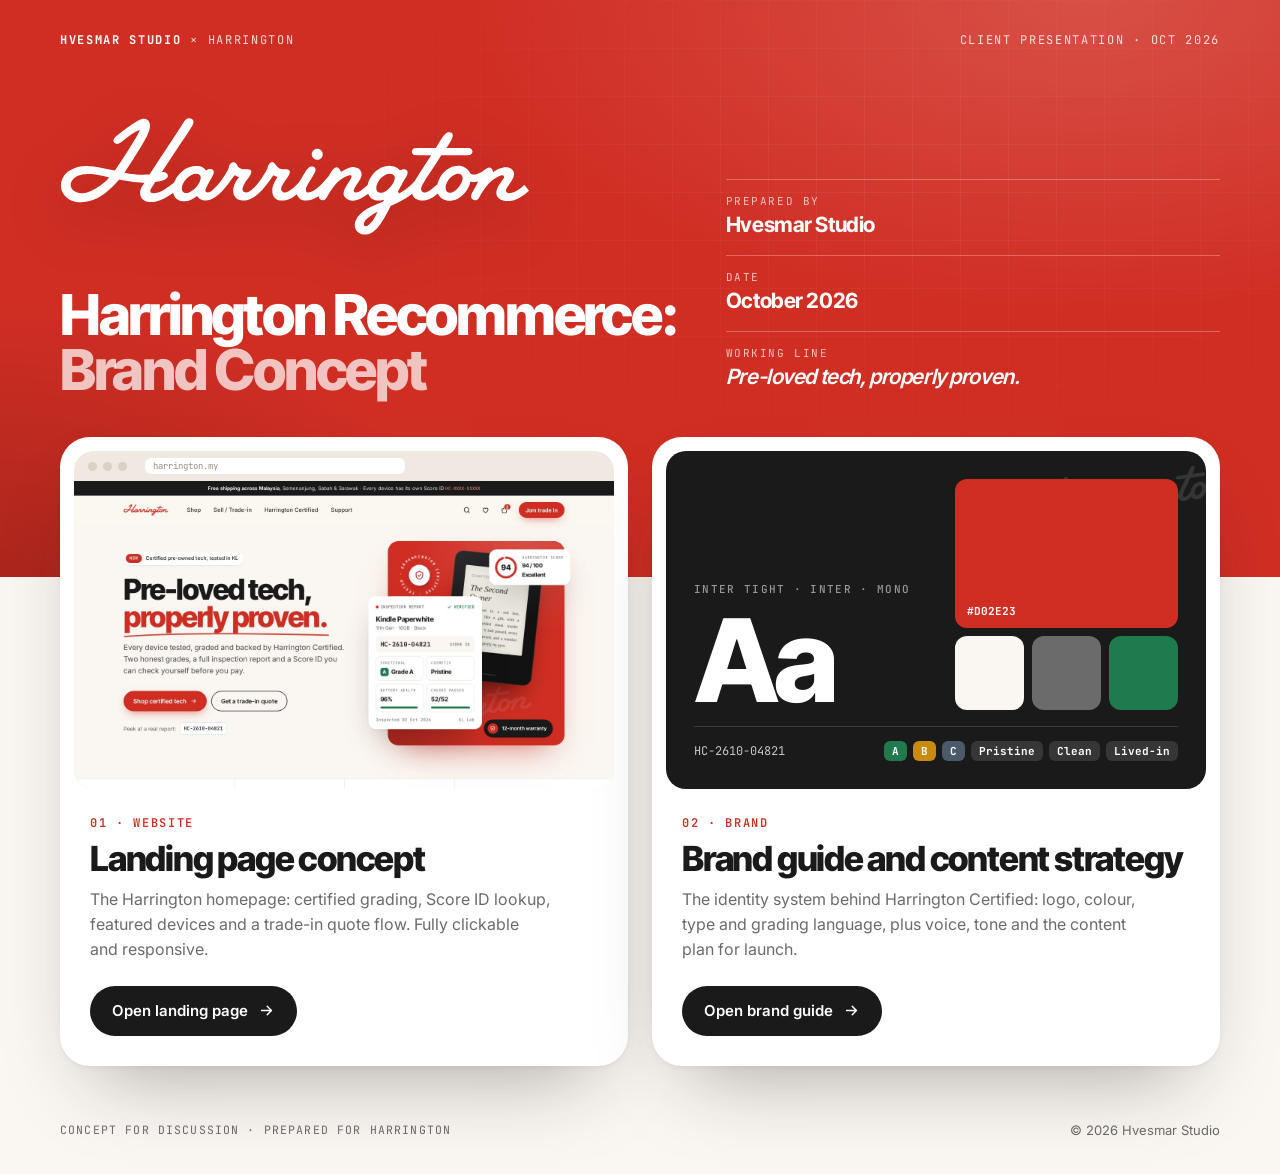
<file: index.html>
<!DOCTYPE html>
<html lang="en-MY">
<head>
<meta charset="utf-8">
<meta name="viewport" content="width=device-width, initial-scale=1">
<title>Harrington Recommerce: Brand Concept · Hvesmar Studio</title>
<meta name="theme-color" content="#D02E23">
<link rel="icon" href="landing/assets/logo-tile.svg" type="image/svg+xml">
<style>
@font-face{font-family:"Inter";src:url("landing/assets/fonts/inter.woff2") format("woff2");font-weight:100 900;font-display:swap}
@font-face{font-family:"Inter Tight";src:url("landing/assets/fonts/inter-tight.woff2") format("woff2");font-weight:100 900;font-display:swap}
@font-face{font-family:"JetBrains Mono";src:url("landing/assets/fonts/jetbrains-mono.woff2") format("woff2");font-weight:100 800;font-display:swap}
:root{--red:#D02E23;--red-dark:#B0241B;--paper:#FAF6F1;--ink:#1A1A1A;--grey:#6B6B6B;--line:#E8E2DA;--a:#1F7A4D;--b:#C98A12;--c:#4A5A6A;--ease:cubic-bezier(.2,.7,.2,1)}
*{box-sizing:border-box}
html,body{margin:0}
body{font-family:"Inter",system-ui,sans-serif;background:var(--paper);color:var(--ink);-webkit-font-smoothing:antialiased;min-height:100vh;display:flex;flex-direction:column}
a{color:inherit;text-decoration:none}
.mono{font-family:"JetBrains Mono",monospace}
.wrap{max-width:1240px;margin:0 auto;padding:0 40px;width:100%}
.top{position:relative;background:var(--red);color:#fff;overflow:hidden;padding:32px 0 180px}
.top::before{content:"";position:absolute;inset:0;background:radial-gradient(80% 90% at 85% 0%,rgba(255,255,255,.16),transparent 60%),radial-gradient(60% 80% at 0% 100%,rgba(0,0,0,.18),transparent 60%)}
.top::after{content:"";position:absolute;inset:0;background-image:linear-gradient(rgba(255,255,255,.06) 1px,transparent 1px),linear-gradient(90deg,rgba(255,255,255,.06) 1px,transparent 1px);background-size:48px 48px;-webkit-mask-image:radial-gradient(70% 70% at 70% 30%,#000,transparent 75%);mask-image:radial-gradient(70% 70% at 70% 30%,#000,transparent 75%)}
.top > *{position:relative;z-index:1}
.bar{display:flex;justify-content:space-between;align-items:center;font-family:"JetBrains Mono",monospace;font-size:12px;letter-spacing:.14em;text-transform:uppercase;color:rgba(255,255,255,.82)}
.bar b{color:#fff;font-weight:700}
.hero{display:grid;grid-template-columns:1.25fr 1fr;gap:48px;align-items:end;margin-top:44px}
.script{width:min(470px,100%);display:block;filter:drop-shadow(0 18px 30px rgba(0,0,0,.18))}
h1{font-family:"Inter Tight",sans-serif;font-weight:800;letter-spacing:-.04em;line-height:.98;font-size:clamp(38px,4.4vw,62px);margin:26px 0 0}
h1 span{display:block;color:rgba(255,255,255,.72)}
.meta{display:grid;gap:18px;padding-bottom:8px}
.meta div{border-top:1px solid rgba(255,255,255,.28);padding-top:14px}
.meta label{display:block;font-family:"JetBrains Mono",monospace;font-size:11px;letter-spacing:.14em;text-transform:uppercase;color:rgba(255,255,255,.7);margin-bottom:4px}
.meta strong{font-family:"Inter Tight",sans-serif;font-size:21px;font-weight:700;letter-spacing:-.02em}
.meta em{font-style:italic;font-weight:600}
.cards{display:grid;grid-template-columns:1fr 1fr;gap:24px;margin-top:-140px;position:relative;z-index:2}
.card{background:#fff;border-radius:30px;padding:14px 14px 30px;box-shadow:0 2px 4px rgba(26,26,26,.04),0 40px 80px -36px rgba(26,26,26,.38);display:flex;flex-direction:column;transition:transform .45s var(--ease),box-shadow .45s var(--ease)}
.card:hover{transform:translateY(-8px);box-shadow:0 2px 4px rgba(26,26,26,.04),0 56px 100px -40px rgba(26,26,26,.45)}
.vis{position:relative;aspect-ratio:16/10;border-radius:20px;overflow:hidden;background:var(--paper)}
.browser{position:absolute;inset:0;display:flex;flex-direction:column;background:#EFE9E1}
.browser .chrome{height:30px;display:flex;align-items:center;gap:6px;padding:0 14px;flex:none}
.browser .chrome i{width:9px;height:9px;border-radius:50%;background:#D9D1C6}
.browser .chrome span{margin-left:12px;flex:1;max-width:260px;height:16px;border-radius:6px;background:#fff;font-family:"JetBrains Mono",monospace;font-size:9px;color:#9a9188;display:flex;align-items:center;padding:0 8px}
.browser img{display:block;width:100%;flex:1;object-fit:cover;object-position:top;transition:transform 1.2s var(--ease)}
.card:hover .browser img{transform:scale(1.03)}
.guide{position:absolute;inset:0;background:var(--ink);color:#fff;padding:28px;display:grid;grid-template-columns:1.1fr 1fr;grid-template-rows:1fr auto;gap:16px}
.spec-aa{font-family:"Inter Tight",sans-serif;font-weight:800;font-size:clamp(70px,9vw,128px);letter-spacing:-.05em;line-height:.85;align-self:end}
.spec-aa small{display:block;line-height:1.5;font-family:"JetBrains Mono",monospace;font-weight:500;font-size:11px;letter-spacing:.12em;color:rgba(255,255,255,.55);margin-bottom:14px;text-transform:uppercase}
.sw{display:grid;grid-template-columns:repeat(3,1fr);grid-template-rows:2fr 1fr;gap:8px}
.sw i{border-radius:12px;position:relative}
.sw i:first-child{grid-column:span 3;background:var(--red)}
.sw i:first-child::after{content:"#D02E23";position:absolute;left:12px;bottom:10px;font-family:"JetBrains Mono",monospace;font-style:normal;font-size:11px;font-weight:700;color:#fff}
.guide .row{grid-column:span 2;display:flex;justify-content:space-between;align-items:center;gap:12px;border-top:1px solid rgba(255,255,255,.14);padding-top:14px;font-family:"JetBrains Mono",monospace;font-size:12px;color:rgba(255,255,255,.75)}
.guide .chips{display:flex;gap:6px}
.guide .chips b{font-size:11px;padding:3px 8px;border-radius:6px;color:#fff}
.guide .script-mini{position:absolute;right:-30px;top:18px;width:230px;opacity:.12;transform:rotate(-8deg)}
.body{padding:26px 16px 0;display:flex;flex-direction:column;flex:1}
.num{font-family:"JetBrains Mono",monospace;font-size:12px;font-weight:600;letter-spacing:.14em;color:var(--red)}
.card h2{font-family:"Inter Tight",sans-serif;font-weight:800;letter-spacing:-.035em;font-size:clamp(28px,2.7vw,38px);line-height:1.05;margin:10px 0 10px}
.card p{margin:0;color:var(--grey);font-size:16px;line-height:1.55;max-width:46ch}
.open{margin-top:24px;display:inline-flex;align-items:center;gap:10px;height:50px;padding:0 22px;border-radius:999px;background:var(--ink);color:#fff;font-weight:600;font-size:15px;width:max-content;transition:background .25s}
.card:hover .open{background:var(--red)}
.open svg{width:17px;height:17px;transition:transform .25s var(--ease)}
.card:hover .open svg{transform:translateX(4px)}
.foot{margin-top:auto;padding:56px 0 36px}
.foot .wrap{display:flex;justify-content:space-between;gap:20px;flex-wrap:wrap;font-size:13px;color:var(--grey)}
.foot .mono{font-size:11.5px;letter-spacing:.1em;text-transform:uppercase}
@media (max-width:900px){
  .hero{grid-template-columns:1fr;gap:36px;margin-top:48px}
  .cards{grid-template-columns:1fr;margin-top:-110px}
  .top{padding-bottom:150px}
}
@media (max-width:560px){
  .wrap{padding:0 20px}
  .bar span:last-child{display:none}
  .top{padding:24px 0 140px}
  .card{border-radius:24px}
  .guide{padding:20px}
  .guide .row{font-size:10.5px}
  .guide .row > span:first-child{display:none}
  .guide .chips b:nth-child(n+5){display:none}
}
</style>
</head>
<body>
<header class="top">
  <div class="wrap">
    <div class="bar"><span><b>Hvesmar Studio</b> × Harrington</span><span>Client presentation · Oct 2026</span></div>
    <div class="hero">
      <div>
        <img class="script" src="landing/assets/logo-white.svg" alt="Harrington" width="672" height="169">
        <h1>Harrington Recommerce:<span>Brand Concept</span></h1>
      </div>
      <div class="meta">
        <div><label>Prepared by</label><strong>Hvesmar Studio</strong></div>
        <div><label>Date</label><strong>October 2026</strong></div>
        <div><label>Working line</label><strong><em>Pre-loved tech, properly proven.</em></strong></div>
      </div>
    </div>
  </div>
</header>

<main class="wrap">
  <div class="cards">
    <a class="card" href="landing/">
      <div class="vis">
        <div class="browser">
          <div class="chrome"><i></i><i></i><i></i><span>harrington.my</span></div>
          <img src="landing/assets/cover-landing.jpg" alt="Preview of the Harrington landing page concept">
        </div>
      </div>
      <div class="body">
        <span class="num">01 · WEBSITE</span>
        <h2>Landing page concept</h2>
        <p>The Harrington homepage: certified grading, Score ID lookup, featured devices and a trade-in quote flow. Fully clickable and responsive.</p>
        <span class="open">Open landing page <svg viewBox="0 0 24 24"><path d="M5 12h14M13 6l6 6-6 6" fill="none" stroke="currentColor" stroke-width="2" stroke-linecap="round" stroke-linejoin="round"/></svg></span>
      </div>
    </a>
    <a class="card" href="guide/">
      <div class="vis">
        <div class="guide">
          <img class="script-mini" src="landing/assets/logo-white.svg" alt="">
          <div class="spec-aa"><small>Inter Tight · Inter · Mono</small>Aa</div>
          <div class="sw"><i></i><i style="background:var(--paper)"></i><i style="background:#6B6B6B"></i><i style="background:var(--a)"></i></div>
          <div class="row"><span>HC-2610-04821</span><div class="chips"><b style="background:var(--a)">A</b><b style="background:var(--b)">B</b><b style="background:var(--c)">C</b><b style="background:rgba(255,255,255,.12)">Pristine</b><b style="background:rgba(255,255,255,.12)">Clean</b><b style="background:rgba(255,255,255,.12)">Lived-in</b></div></div>
        </div>
      </div>
      <div class="body">
        <span class="num">02 · BRAND</span>
        <h2>Brand guide and content strategy</h2>
        <p>The identity system behind Harrington Certified: logo, colour, type and grading language, plus voice, tone and the content plan for launch.</p>
        <span class="open">Open brand guide <svg viewBox="0 0 24 24"><path d="M5 12h14M13 6l6 6-6 6" fill="none" stroke="currentColor" stroke-width="2" stroke-linecap="round" stroke-linejoin="round"/></svg></span>
      </div>
    </a>
  </div>
</main>

<footer class="foot">
  <div class="wrap"><span class="mono">Concept for discussion · Prepared for Harrington</span><span>© 2026 Hvesmar Studio</span></div>
</footer>
</body>
</html>
</file>
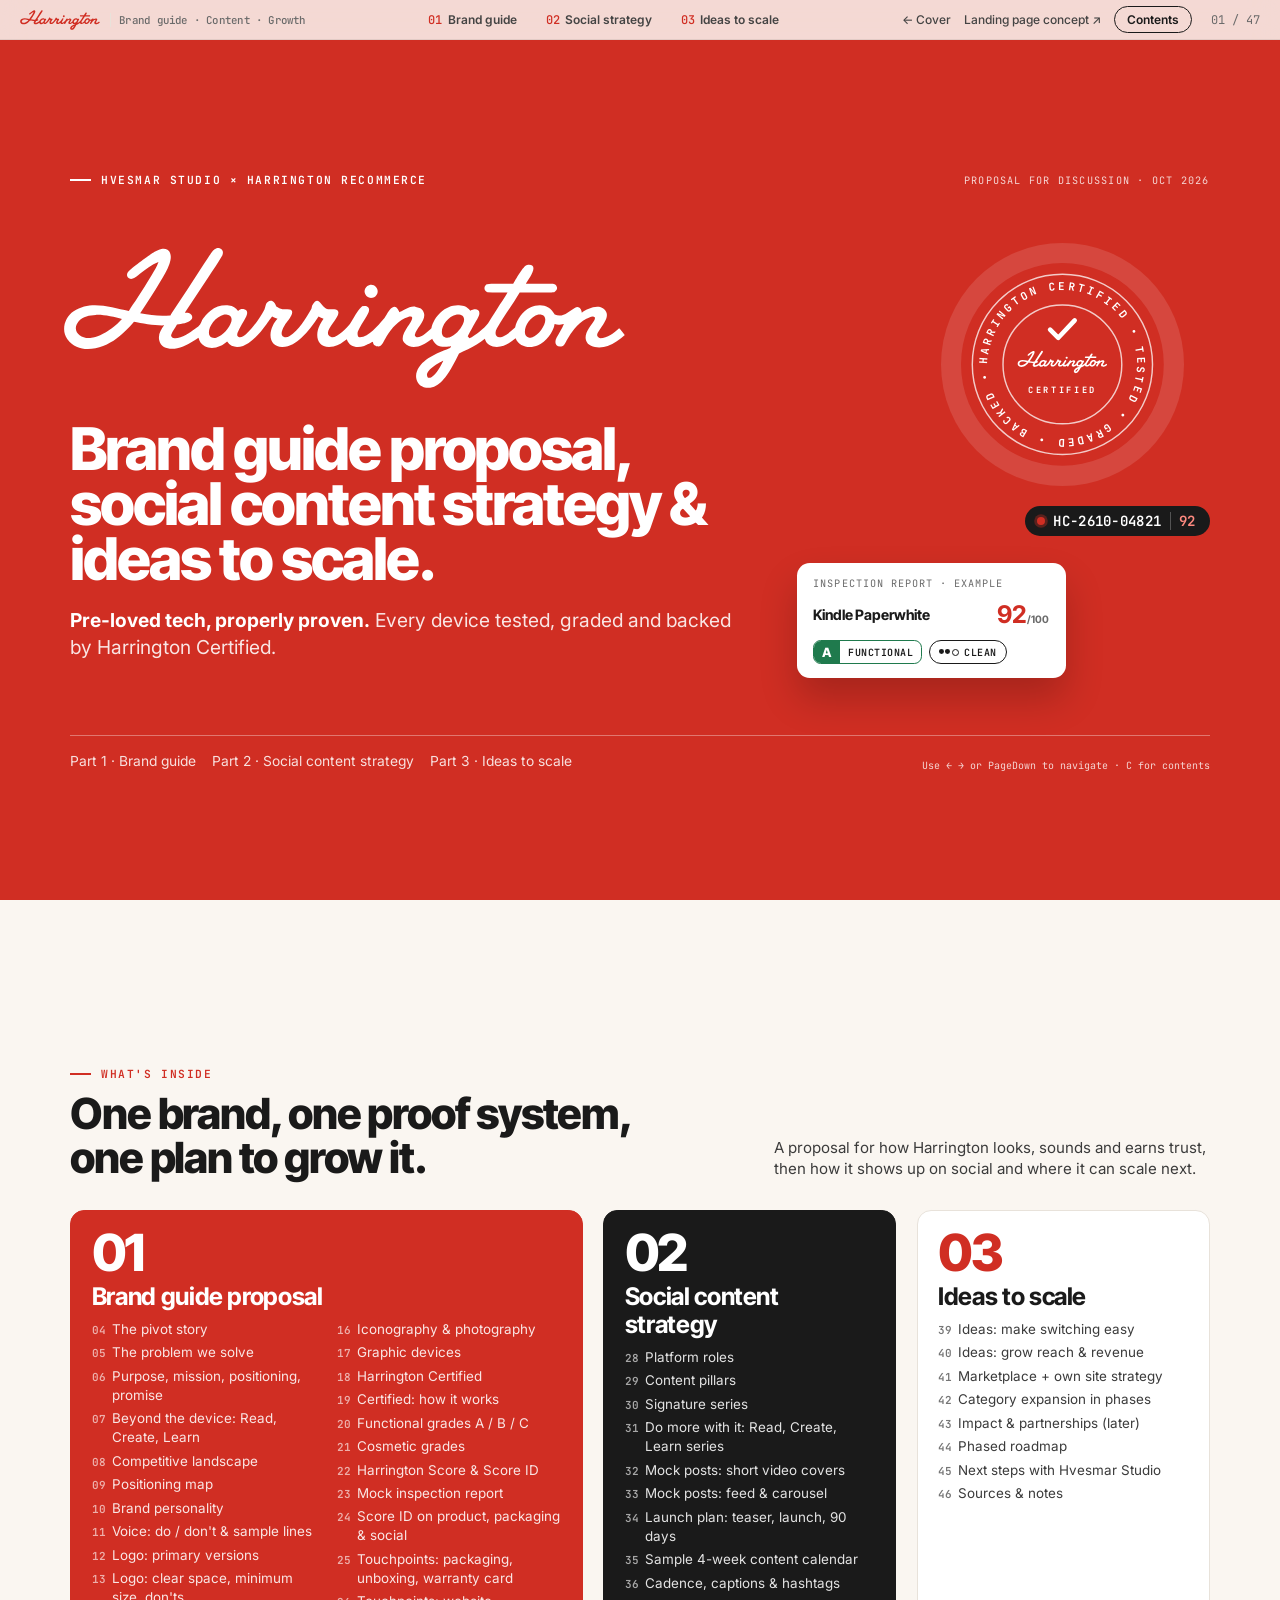
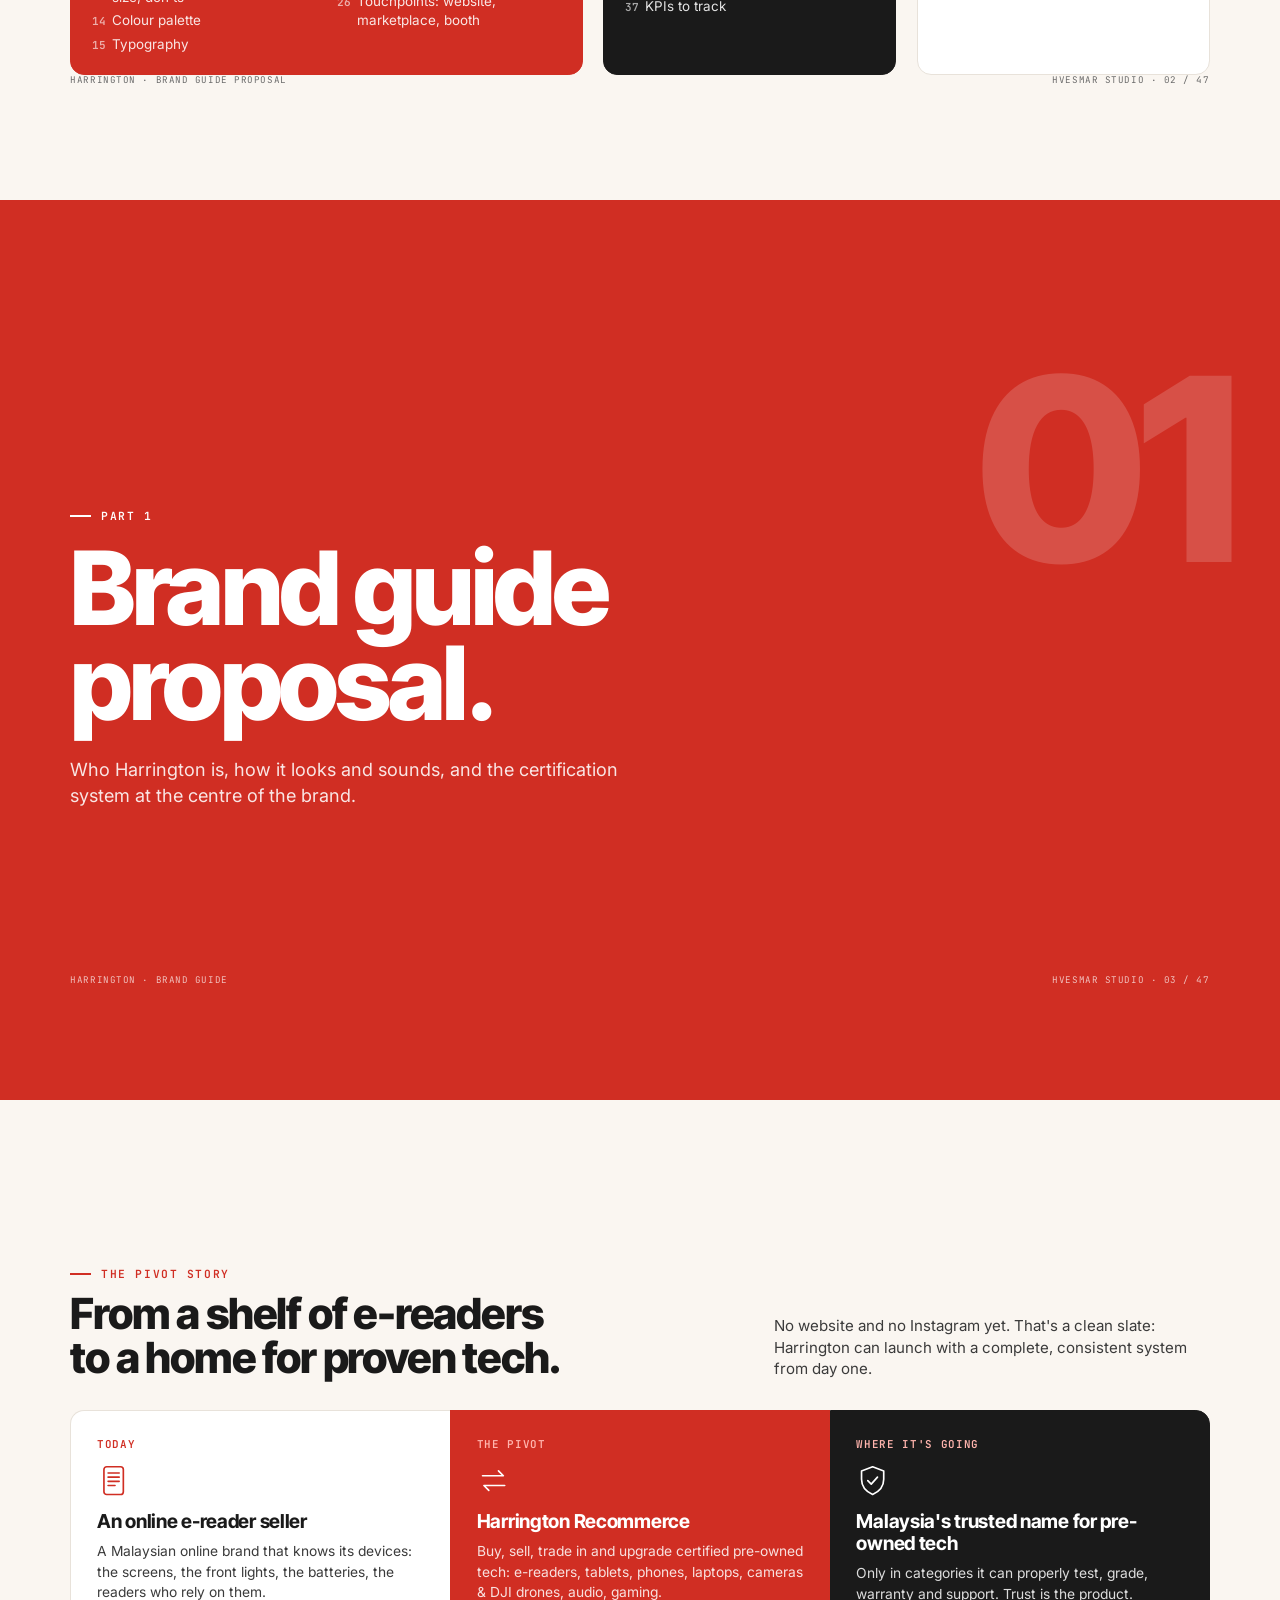
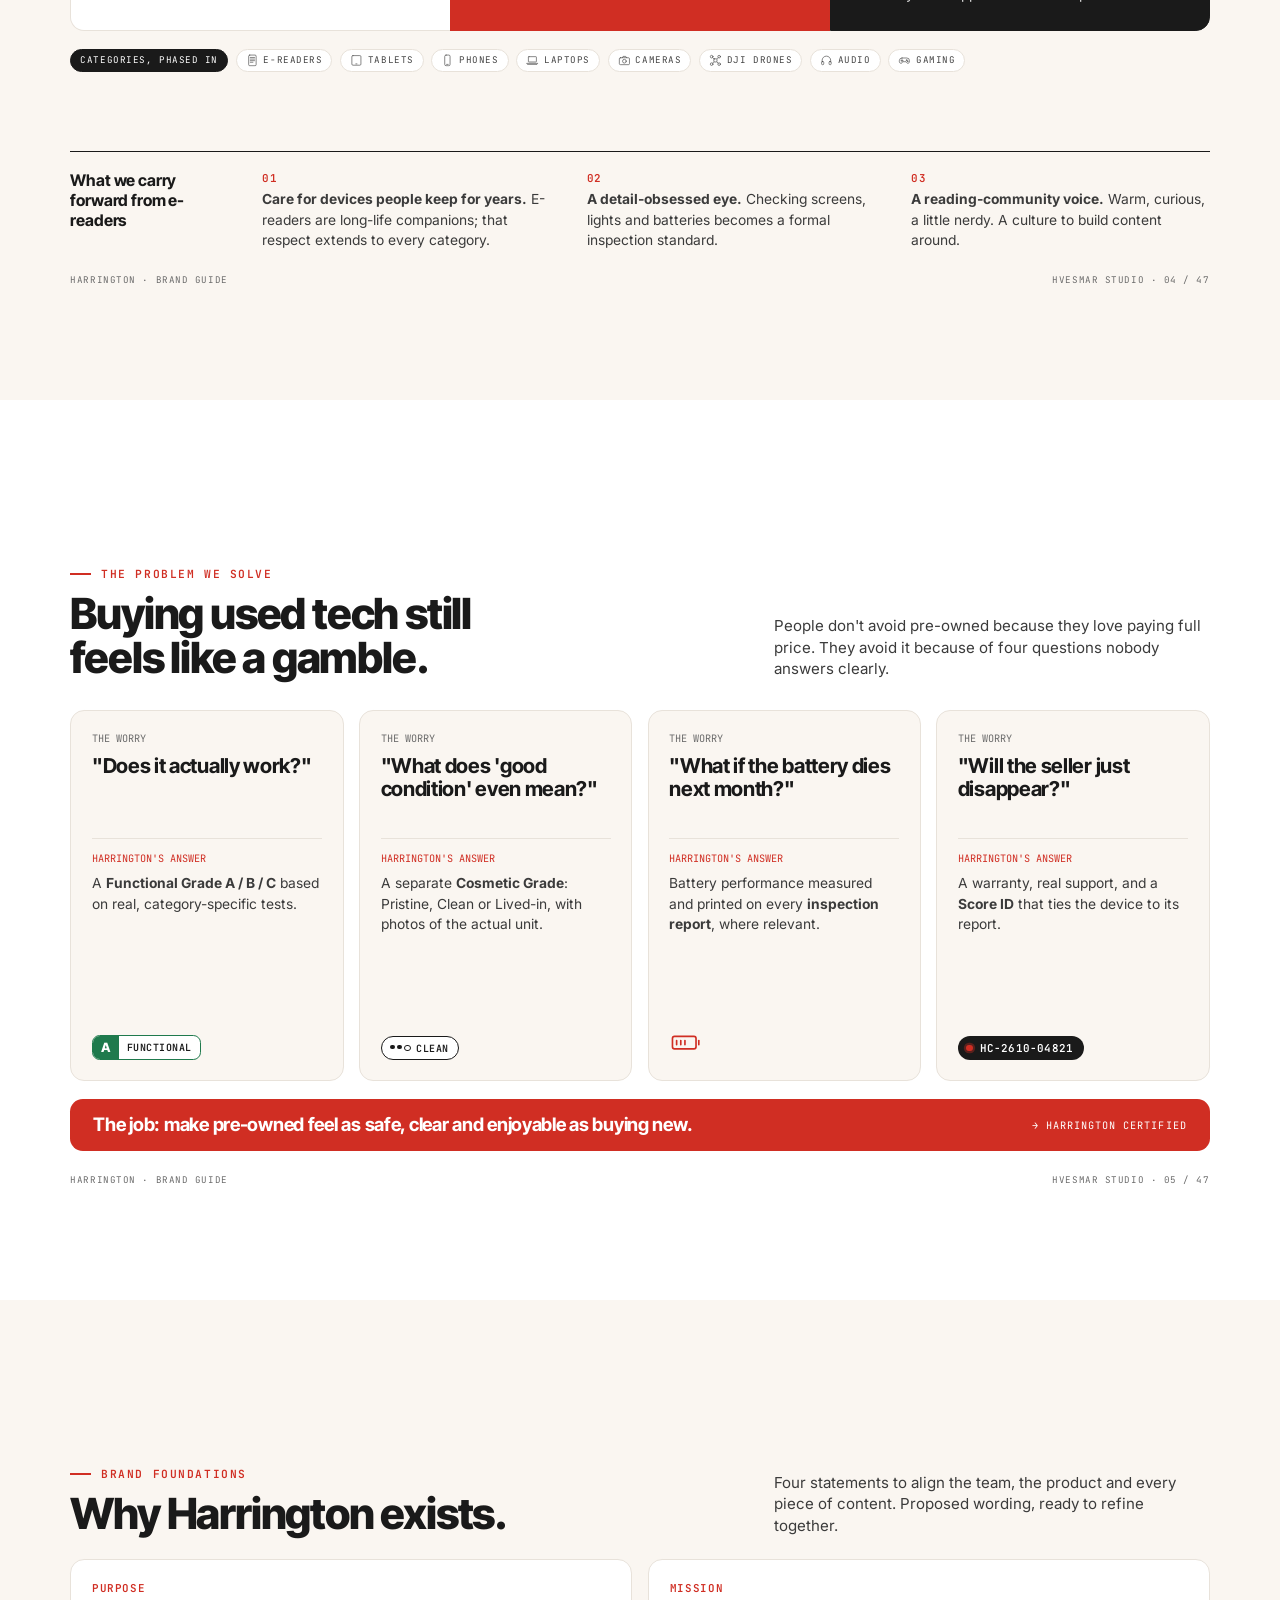
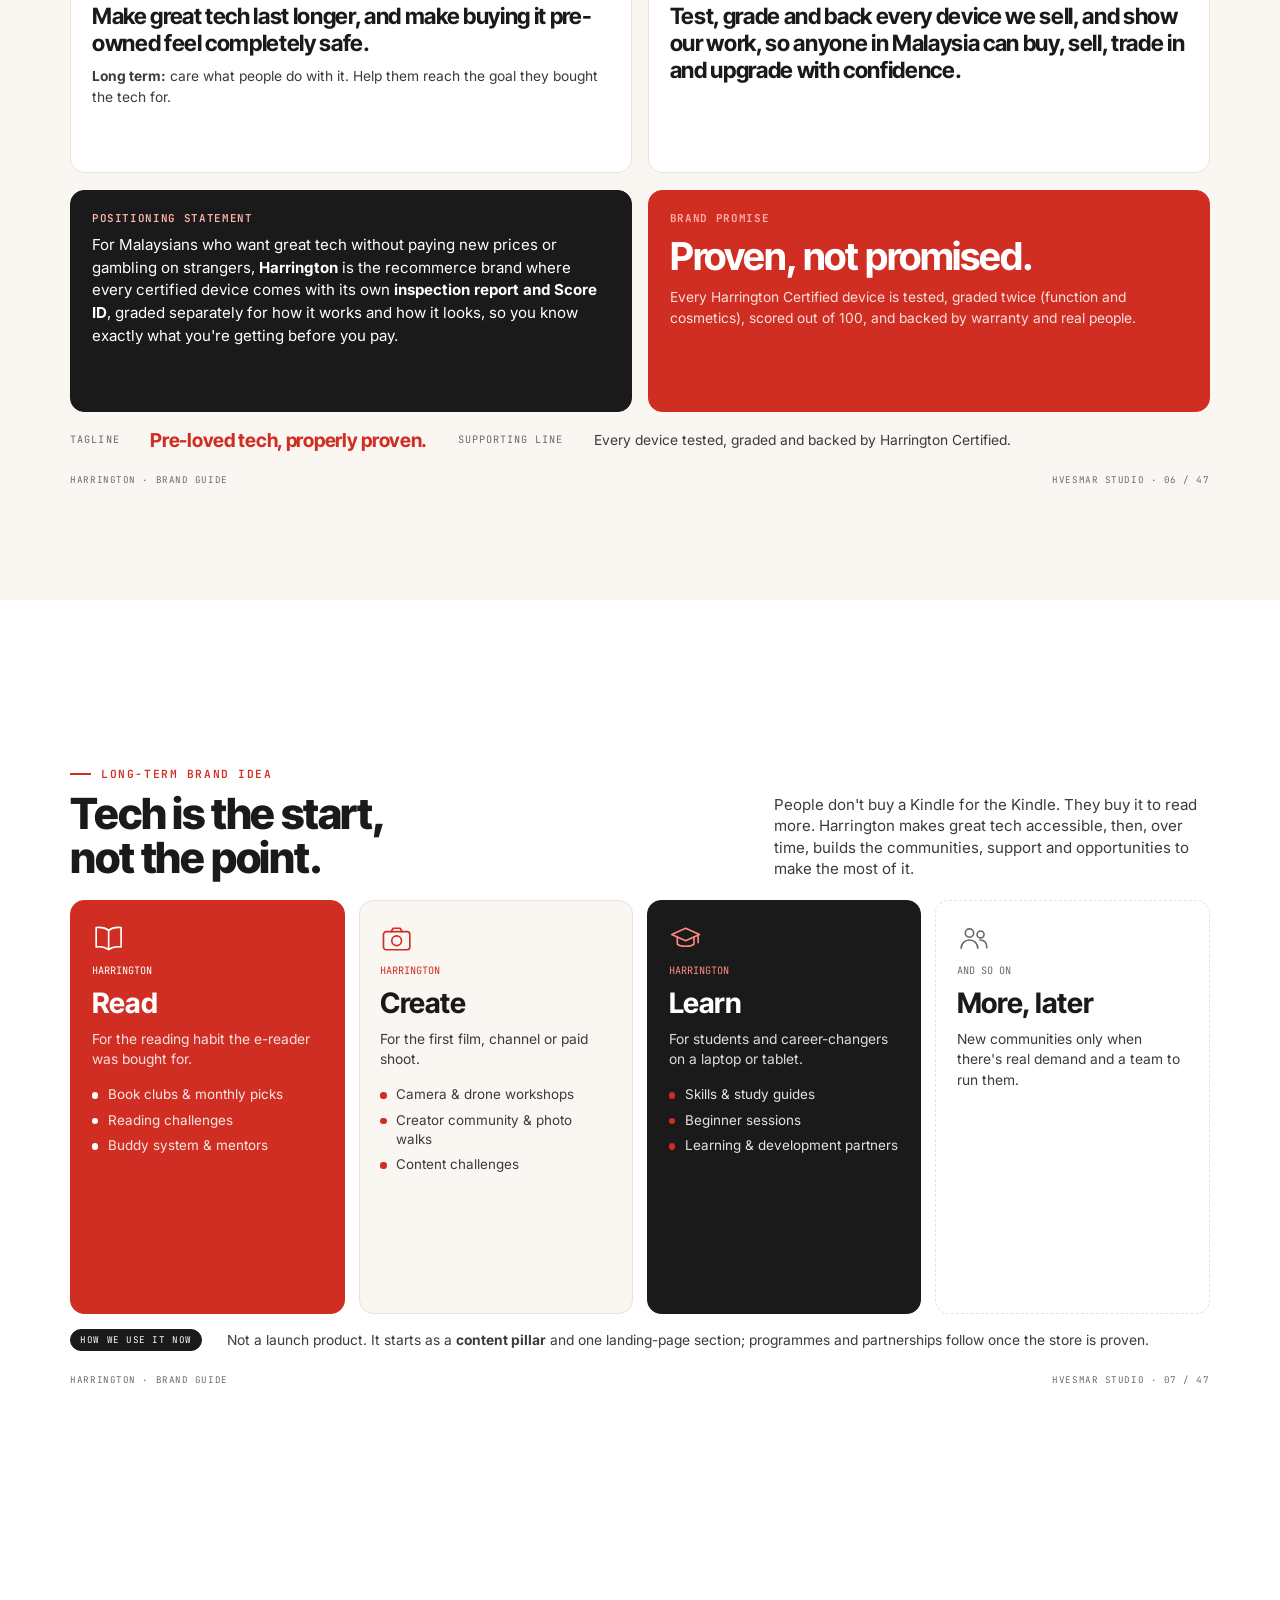
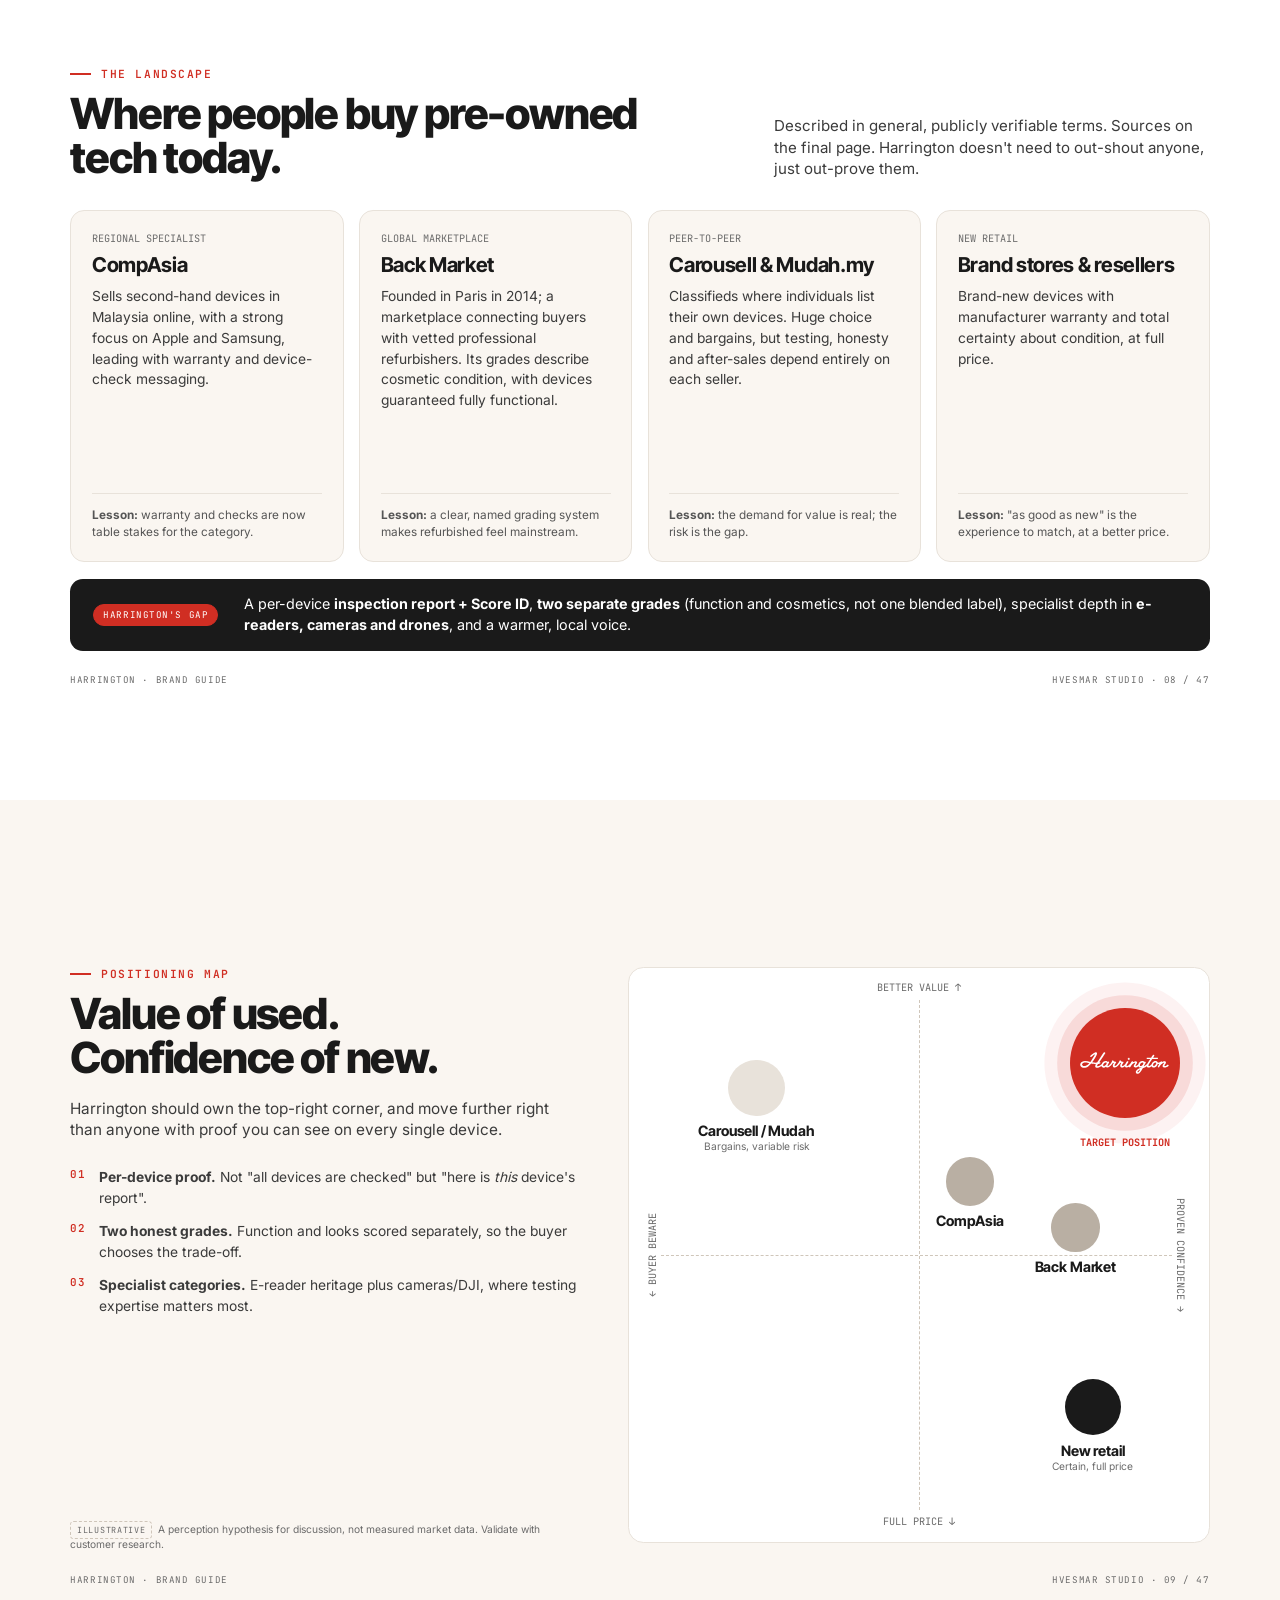
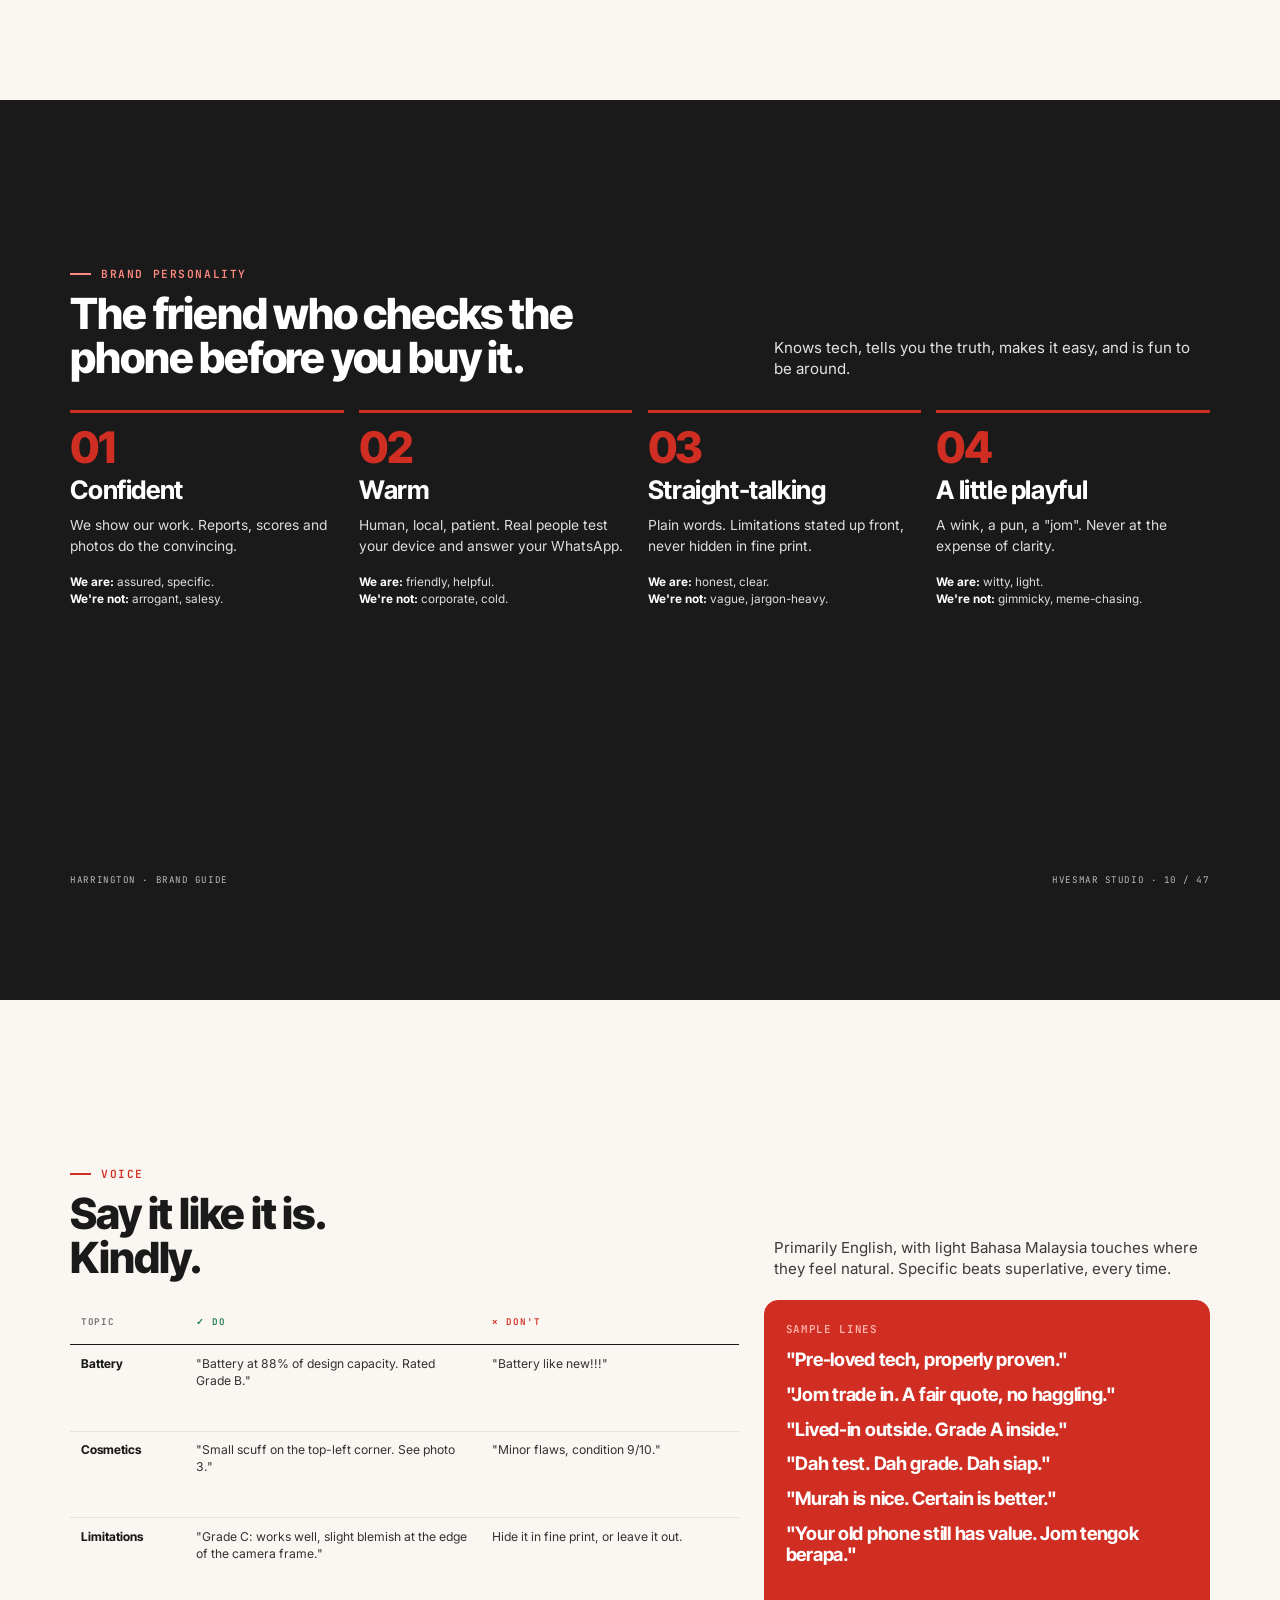
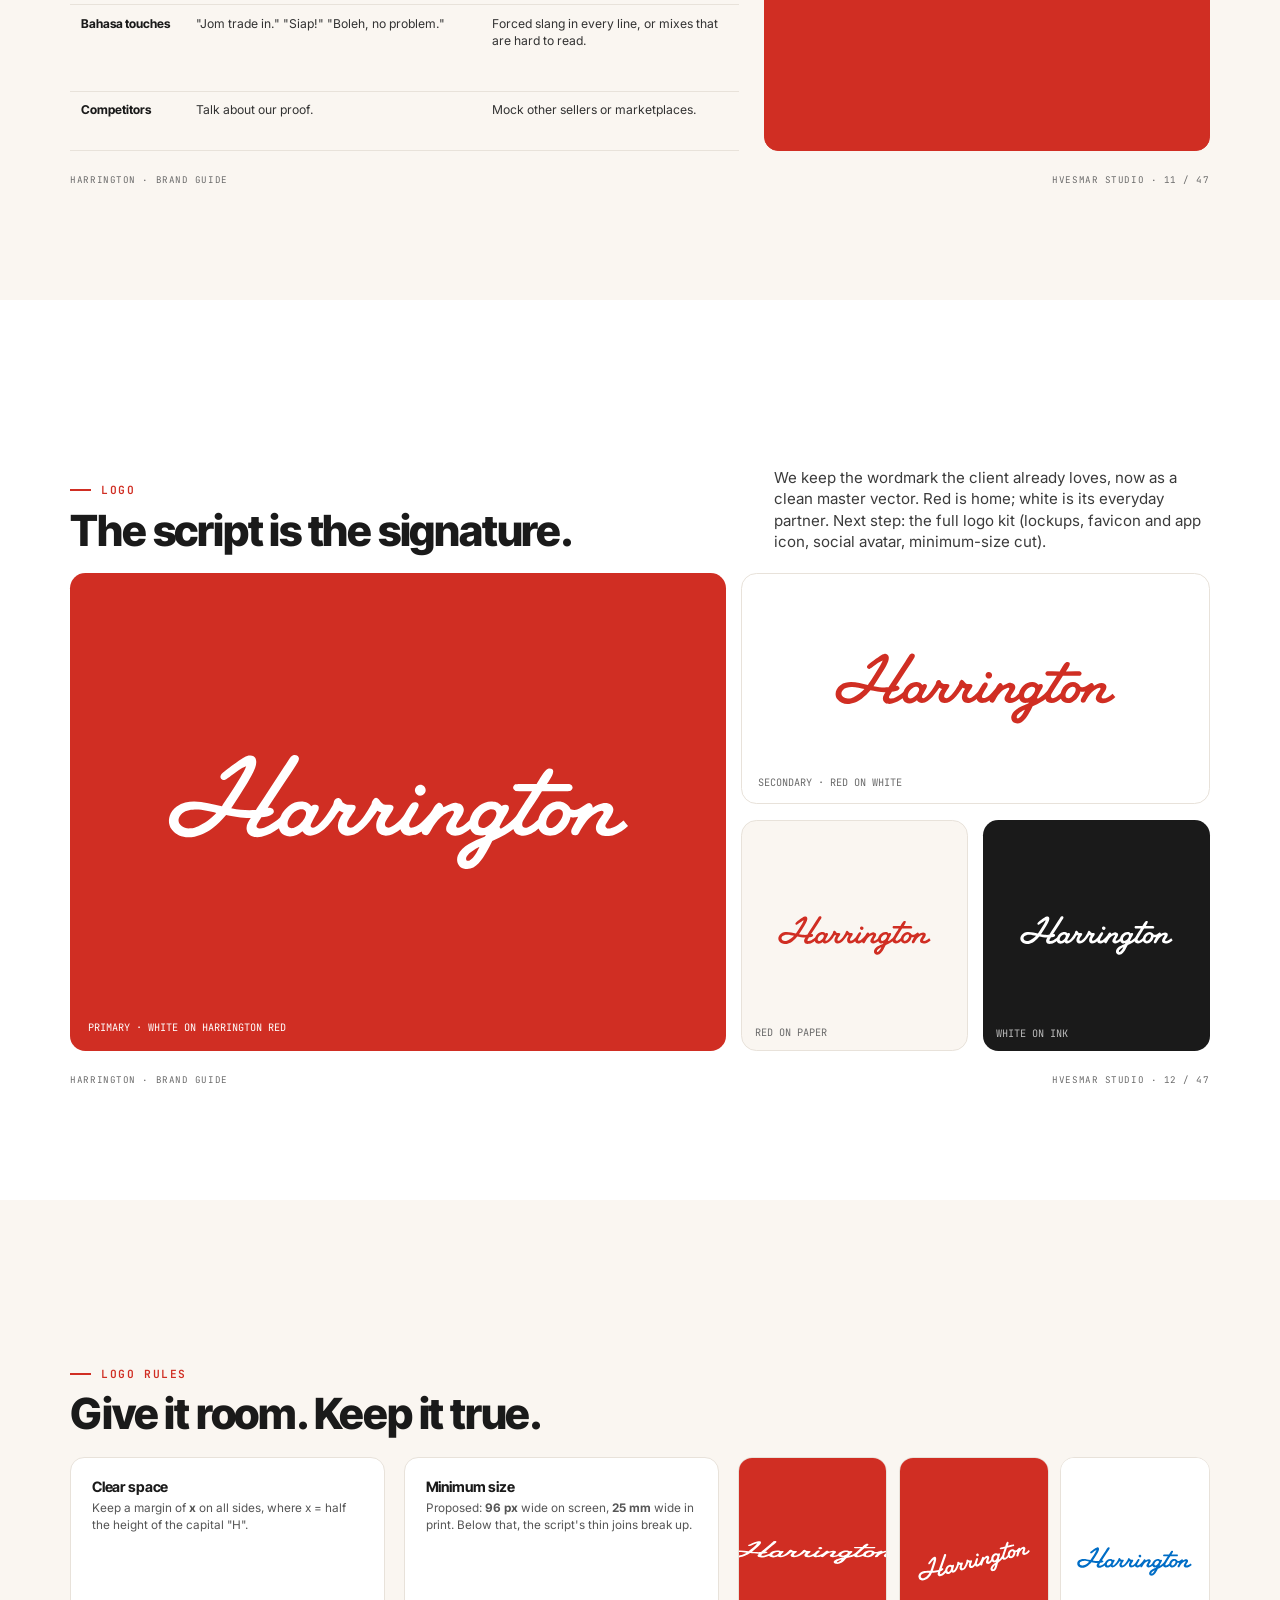
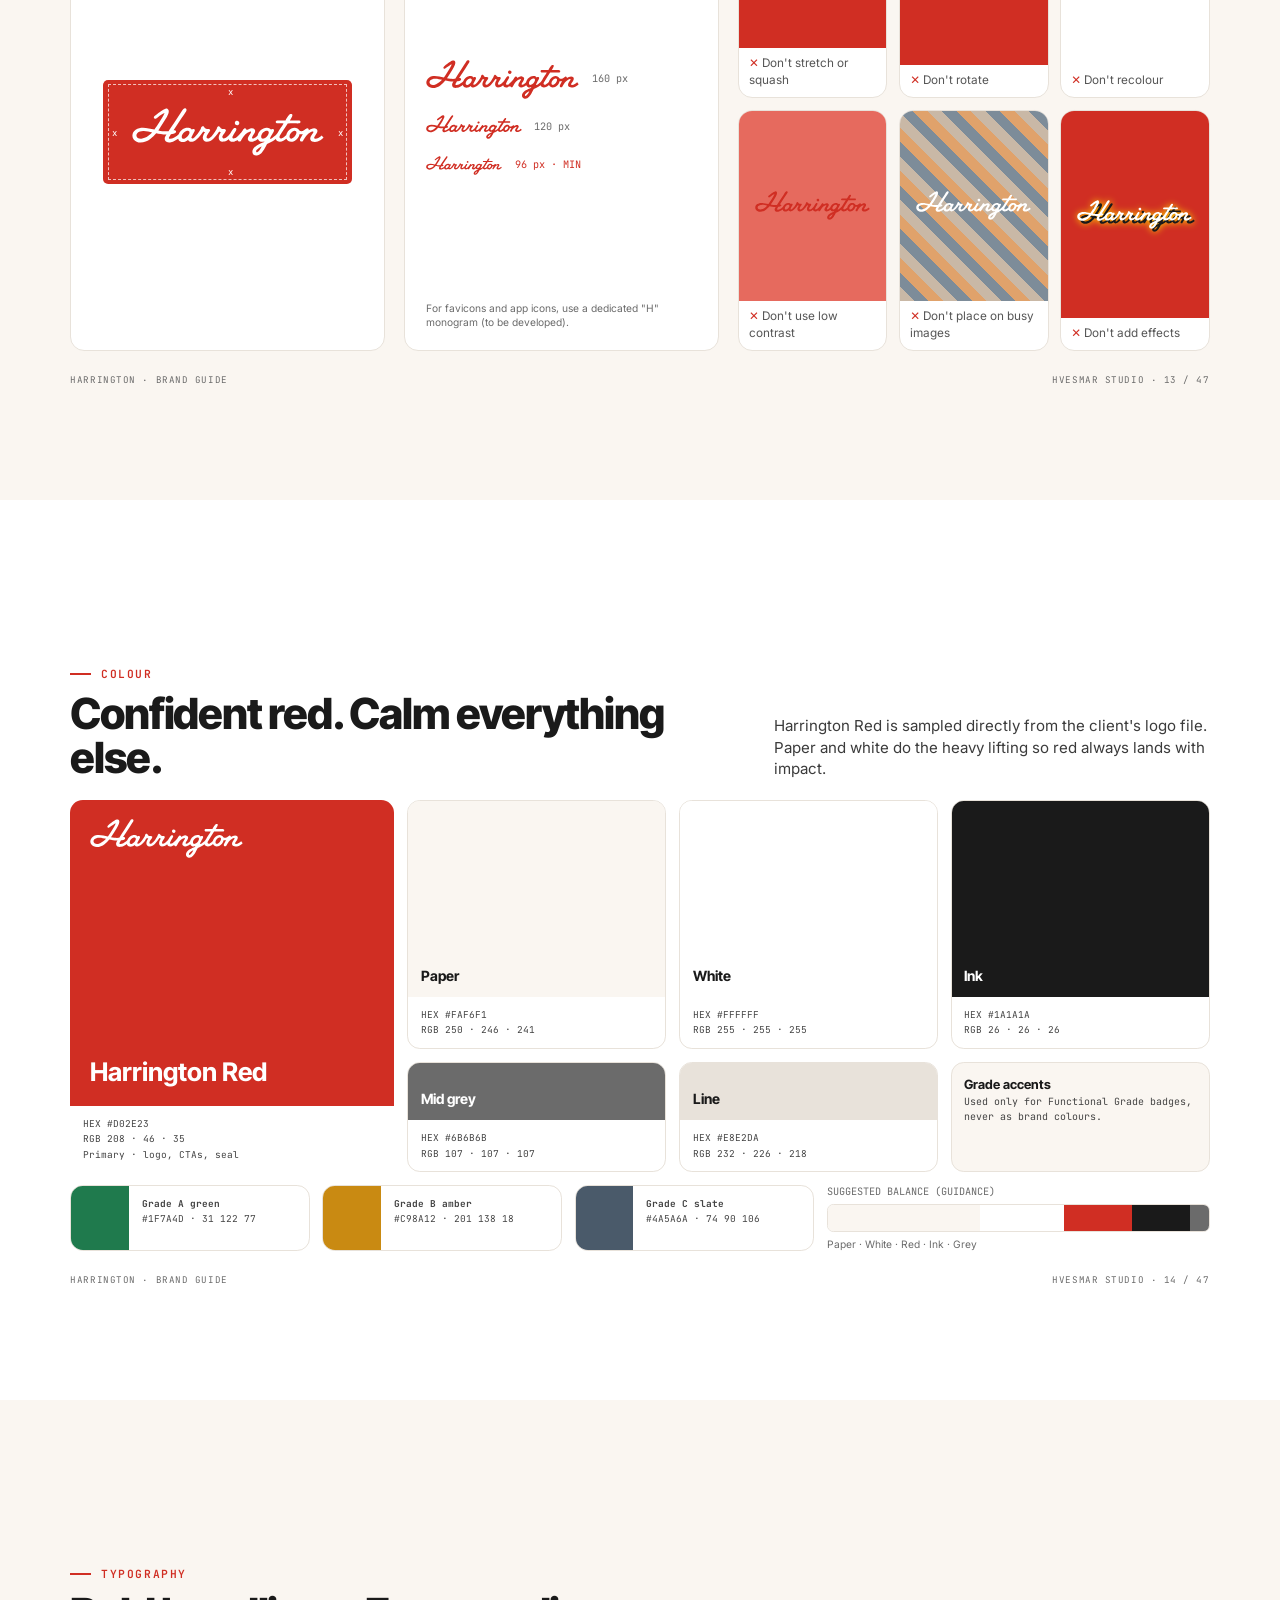
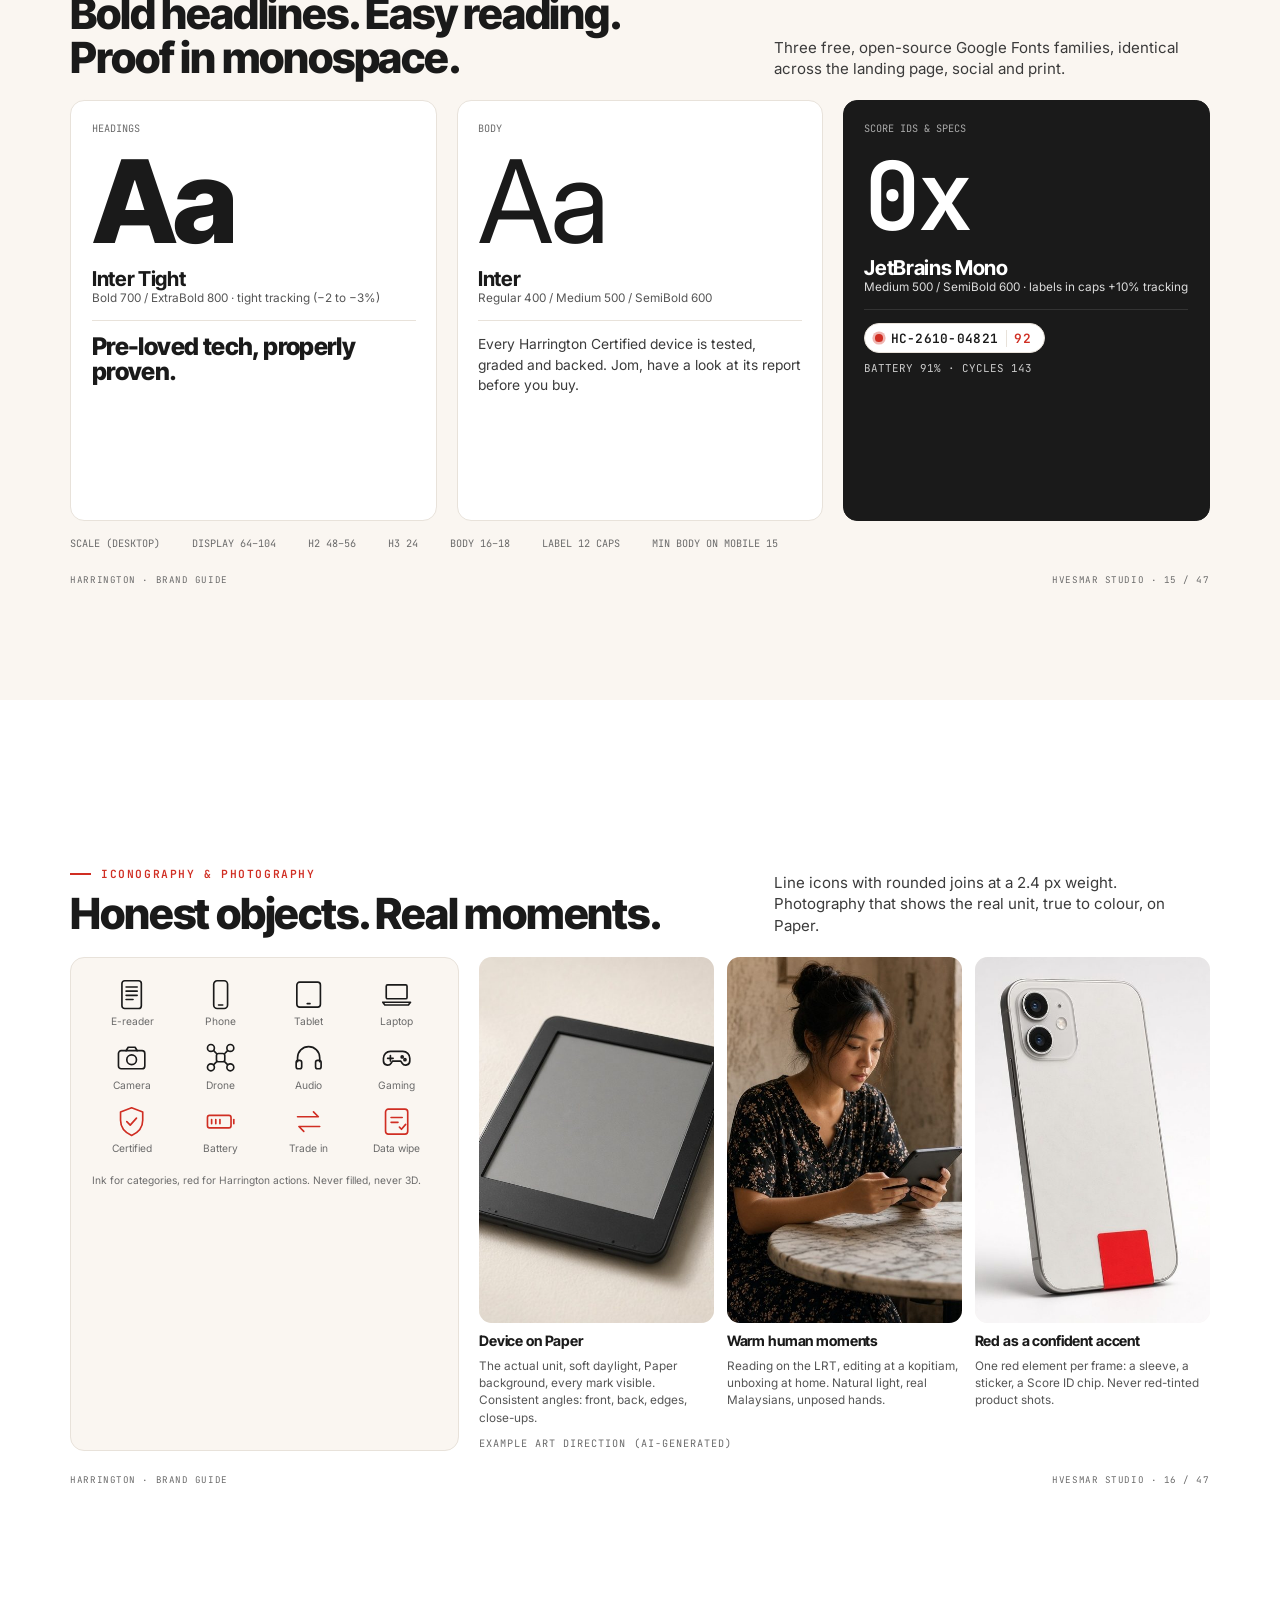
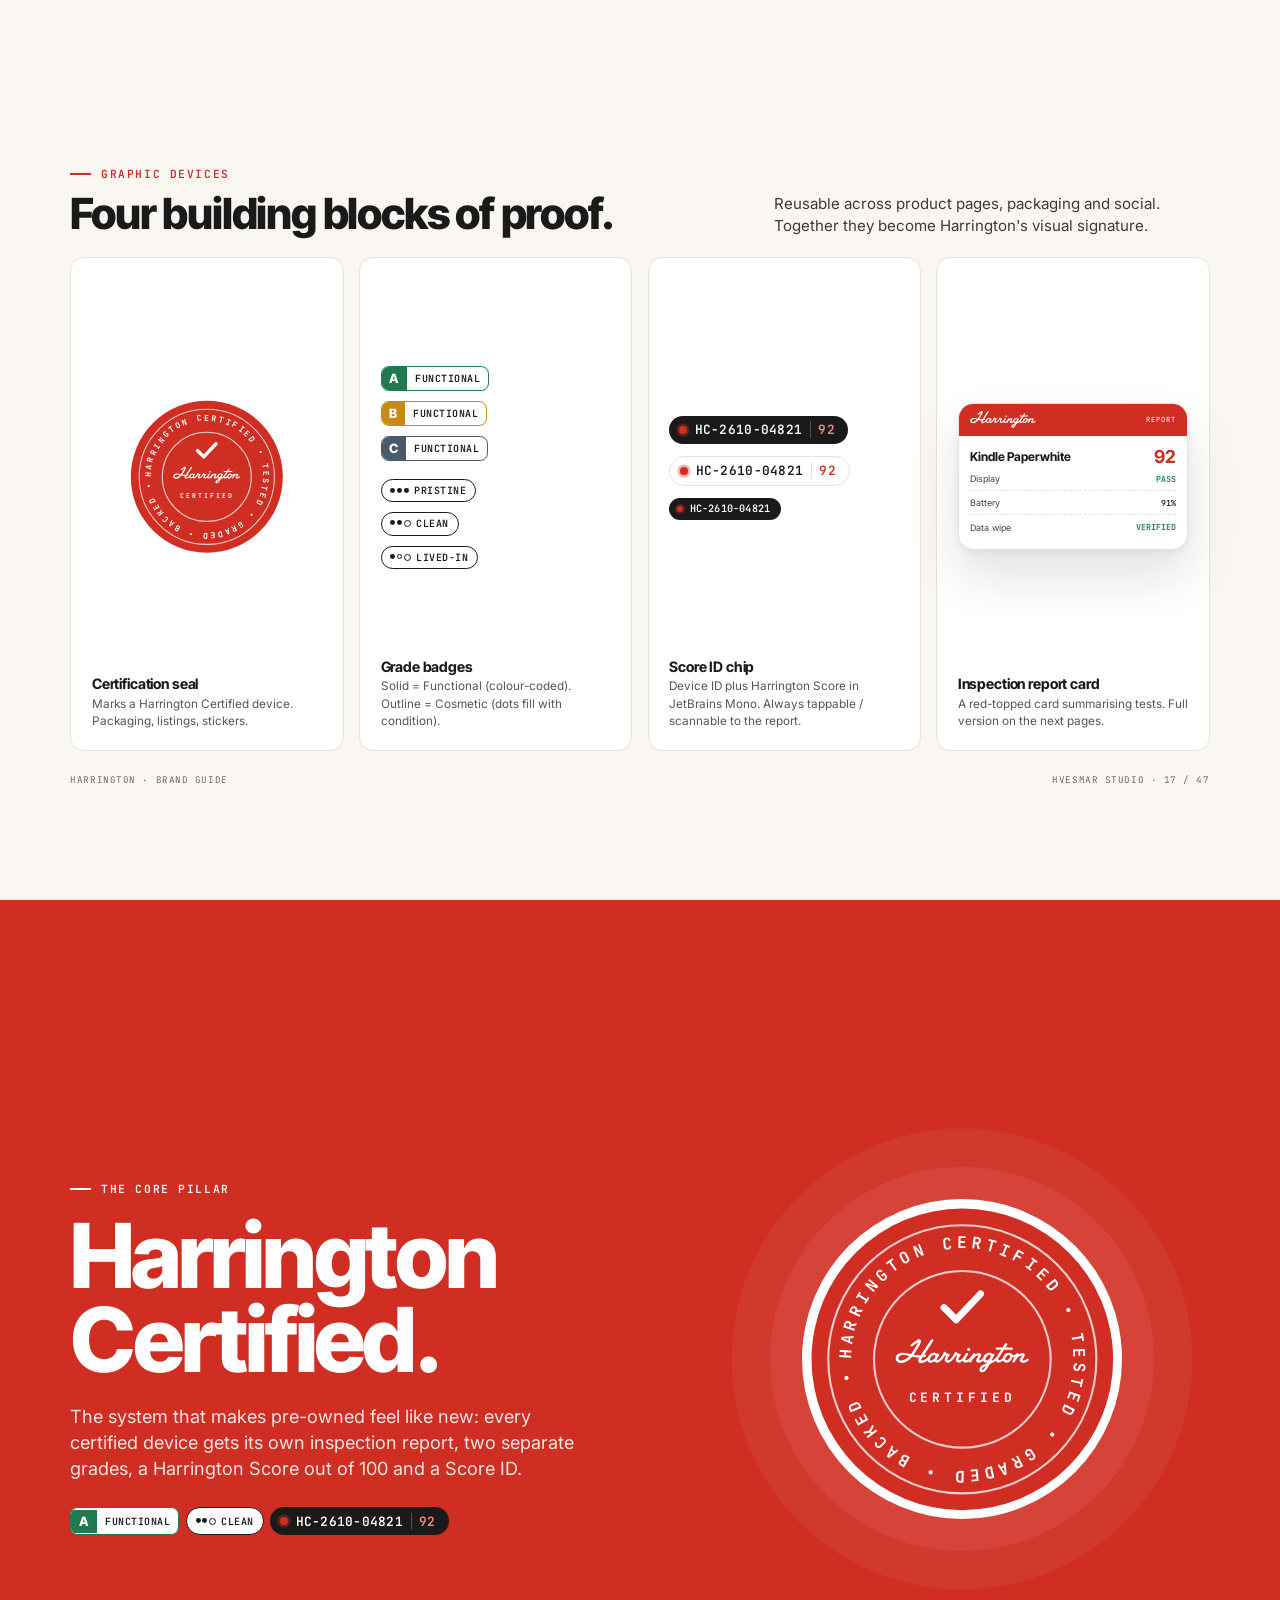
<file: guide/index.html>
<!doctype html>
<html lang="en">
<head>
<meta charset="utf-8">
<meta name="viewport" content="width=device-width,initial-scale=1">
<title>Harrington · Brand Guide, Social Strategy & Ideas to Scale · Hvesmar Studio</title>
<link rel="stylesheet" href="assets/guide.css">
<!--
  All slides are visible (full 47-slide guide). Slide numbers, footers, the contents slide lists,
  the C contents panel, counter, progress and keyboard nav are all computed in guide.js from the slides in order.
  (Optional: a <section> with a `data-hidden` attribute is skipped; ?full=1 shows it anyway. No slide uses it now.)
-->
<script>if(/[?&]full=1(&|$)/.test(location.search)){document.documentElement.classList.add('full');}</script>
<style>
html:not(.full) section.s[data-hidden]{display:none!important}
.toc-grid{grid-template-columns:1.75fr 1fr 1fr!important}
.toc-grid .big-n{font-size:4rem!important}
.toc-grid h3{margin:.8rem 0 .7rem!important}
ul.toc-gen{font-size:.96rem!important}
ul.toc-gen[data-toc-cols="2"]{columns:2;column-gap:1.6rem}
ul.toc-gen li{padding-left:0;margin:0 0 .34rem;break-inside:avoid;display:flex;align-items:baseline}ul.toc-gen li:before{display:none}
.toc-n{flex:none;font-family:var(--m);font-weight:600;font-size:.82em;opacity:.7;margin-right:.55em}
</style>
</head>
<body>
<svg width="0" height="0" style="position:absolute" aria-hidden="true">
<defs>
<linearGradient id="gph" x1="0" y1="0" x2="1" y2="1"><stop offset="0" stop-color="#F6E3DA"/><stop offset=".55" stop-color="#E9907F"/><stop offset="1" stop-color="#D02E23"/></linearGradient>
<linearGradient id="gsc" x1="0" y1="0" x2="1" y2="1"><stop offset="0" stop-color="#3B4B5B"/><stop offset="1" stop-color="#7C8EA0"/></linearGradient>
<symbol id="i-reader" viewBox="0 0 48 48"><rect x="10" y="4" width="28" height="40" rx="4"/><path d="M16 13h16M16 19h16M16 25h16M16 31h10"/></symbol>
<symbol id="i-phone" viewBox="0 0 48 48"><rect x="14" y="4" width="20" height="40" rx="5"/><path d="M21 39h6"/></symbol>
<symbol id="i-tablet" viewBox="0 0 48 48"><rect x="7" y="6" width="34" height="36" rx="4"/><path d="M22 37h4"/></symbol>
<symbol id="i-laptop" viewBox="0 0 48 48"><rect x="9" y="10" width="30" height="20" rx="2"/><path d="M4 35h40l-3 4H7z"/></symbol>
<symbol id="i-camera" viewBox="0 0 48 48"><rect x="5" y="14" width="38" height="26" rx="4"/><path d="M16 14l3-5h10l3 5"/><circle cx="24" cy="27" r="7"/></symbol>
<symbol id="i-drone" viewBox="0 0 48 48"><circle cx="10" cy="10" r="5"/><circle cx="38" cy="10" r="5"/><circle cx="10" cy="38" r="5"/><circle cx="38" cy="38" r="5"/><rect x="18" y="18" width="12" height="12" rx="3"/><path d="M14 14l4 4M34 14l-4 4M14 34l4-4M34 34l-4-4"/></symbol>
<symbol id="i-audio" viewBox="0 0 48 48"><path d="M8 30v-6a16 16 0 0 1 32 0v6"/><rect x="6" y="28" width="8" height="12" rx="3"/><rect x="34" y="28" width="8" height="12" rx="3"/></symbol>
<symbol id="i-game" viewBox="0 0 48 48"><path d="M15 15h18a10 10 0 0 1 10 10v4a6 6 0 0 1-11 3l-2-3H18l-2 3a6 6 0 0 1-11-3v-4a10 10 0 0 1 10-10z"/><path d="M15 21v8M11 25h8"/><circle cx="32" cy="23" r="1.5"/><circle cx="36" cy="27" r="1.5"/></symbol>
<symbol id="i-shield" viewBox="0 0 48 48"><path d="M24 4l16 6v12c0 10-7 18-16 22-9-4-16-12-16-22V10z"/><path d="M17 24l5 5 9-10"/></symbol>
<symbol id="i-battery" viewBox="0 0 48 48"><rect x="5" y="15" width="34" height="18" rx="3"/><path d="M43 21v6"/><path d="M11 21v6M17 21v6M23 21v6"/></symbol>
<symbol id="i-swap" viewBox="0 0 48 48"><path d="M8 17h30l-7-7M40 31H10l7 7"/></symbol>
<symbol id="i-search" viewBox="0 0 48 48"><circle cx="21" cy="21" r="12"/><path d="M30 30l10 10"/></symbol>
<symbol id="i-leaf" viewBox="0 0 48 48"><path d="M10 38C10 18 24 8 40 8c0 18-10 30-30 30z"/><path d="M10 38l17-17"/></symbol>
<symbol id="i-users" viewBox="0 0 48 48"><circle cx="18" cy="16" r="6"/><path d="M6 38c0-7 5-12 12-12s12 5 12 12"/><circle cx="34" cy="18" r="5"/><path d="M33 26c6 0 10 4 10 11"/></symbol>
<symbol id="i-tag" viewBox="0 0 48 48"><path d="M6 24L24 6h17v17L23 41z"/><circle cx="33" cy="15" r="3"/></symbol>
<symbol id="i-box" viewBox="0 0 48 48"><path d="M6 15l18-8 18 8v20l-18 8-18-8z"/><path d="M6 15l18 8 18-8M24 23v20"/></symbol>
<symbol id="i-chat" viewBox="0 0 48 48"><path d="M7 9h34v23H22l-9 7v-7H7z"/><path d="M15 18h18M15 24h11"/></symbol>
<symbol id="i-book" viewBox="0 0 48 48"><path d="M24 12c-5-4-11-5-18-4v28c7-1 13 0 18 4 5-4 11-5 18-4V8c-7-1-13 0-18 4zM24 12v28"/></symbol>
<symbol id="i-wipe" viewBox="0 0 48 48"><rect x="8" y="6" width="32" height="36" rx="4"/><path d="M16 18h16M16 25h10"/><path d="M28 32l3 3 6-7"/></symbol>
<symbol id="i-star" viewBox="0 0 48 48"><path d="M24 5l5.6 12 13 1.4-9.7 8.8 2.8 12.8L24 33.4 12.3 40l2.8-12.8-9.7-8.8 13-1.4z"/></symbol>
<symbol id="i-store" viewBox="0 0 48 48"><path d="M6 18l4-10h28l4 10M6 18h36v4a6 6 0 0 1-12 0 6 6 0 0 1-12 0 6 6 0 0 1-12 0zM9 26v14h30V26M20 40v-9h8v9"/></symbol>
<symbol id="i-cal" viewBox="0 0 48 48"><rect x="6" y="9" width="36" height="32" rx="4"/><path d="M6 18h36M15 5v8M33 5v8"/></symbol>
<symbol id="i-card" viewBox="0 0 48 48"><rect x="4" y="11" width="40" height="26" rx="4"/><path d="M4 19h40M10 30h10"/></symbol>
<symbol id="i-building" viewBox="0 0 48 48"><path d="M8 42V8h20v34M28 18h12v24M4 42h40M14 15h4M14 22h4M14 29h4M33 25h2M33 32h2"/></symbol>
<symbol id="i-cap" viewBox="0 0 48 48"><path d="M4 18l20-9 20 9-20 9z"/><path d="M12 22v10c4 4 20 4 24 0V22M42 19v11"/></symbol>
<symbol id="i-gift" viewBox="0 0 48 48"><rect x="6" y="17" width="36" height="9" rx="2"/><path d="M9 26v15h30V26M24 17v24M24 17c-3-7-12-8-12-3s9 3 12 3c3 0 12 2 12-3s-9-4-12 3"/></symbol>
<symbol id="i-pin" viewBox="0 0 48 48"><path d="M24 43s14-12 14-24a14 14 0 0 0-28 0c0 12 14 24 14 24z"/><circle cx="24" cy="19" r="5"/></symbol>
<symbol id="i-recycle" viewBox="0 0 48 48"><path d="M17 12l7-6 7 6M24 6v14M37 22l2 9-9 2M39 31l-12-7M11 33l-7-4 3-9M4 29l12-7"/></symbol>
<symbol id="ill-reader" viewBox="0 0 120 160"><rect width="120" height="160" rx="14" fill="#2B2B2B"/><rect x="10" y="12" width="100" height="124" rx="3" fill="#EEEAE2"/><g fill="#BDB5A9"><rect x="20" y="26" width="58" height="5" rx="2" fill="#8d857a"/><rect x="20" y="40" width="80" height="3" rx="1.5"/><rect x="20" y="48" width="76" height="3" rx="1.5"/><rect x="20" y="56" width="80" height="3" rx="1.5"/><rect x="20" y="64" width="70" height="3" rx="1.5"/><rect x="20" y="76" width="80" height="3" rx="1.5"/><rect x="20" y="84" width="78" height="3" rx="1.5"/><rect x="20" y="92" width="80" height="3" rx="1.5"/><rect x="20" y="100" width="52" height="3" rx="1.5"/><rect x="20" y="112" width="80" height="3" rx="1.5"/><rect x="20" y="120" width="64" height="3" rx="1.5"/></g><rect x="50" y="146" width="20" height="3" rx="1.5" fill="#555"/></symbol>
<symbol id="ill-phone" viewBox="0 0 80 160"><rect width="80" height="160" rx="14" fill="#1A1A1A"/><rect x="4" y="4" width="72" height="152" rx="11" fill="url(#gph)"/><rect x="30" y="9" width="20" height="6" rx="3" fill="#1A1A1A"/></symbol>
<symbol id="ill-phone2" viewBox="0 0 80 160"><rect width="80" height="160" rx="14" fill="#1A1A1A"/><rect x="4" y="4" width="72" height="152" rx="11" fill="url(#gsc)"/><rect x="30" y="9" width="20" height="6" rx="3" fill="#1A1A1A"/></symbol>
<symbol id="ill-laptop" viewBox="0 0 200 130"><rect x="20" width="160" height="108" rx="8" fill="#2B2B2B"/><rect x="28" y="8" width="144" height="92" rx="2" fill="url(#gsc)"/><path d="M0 110h200l-8 15a6 6 0 0 1-5 3H13a6 6 0 0 1-5-3z" fill="#D3CCC2"/><rect x="85" y="110" width="30" height="4" rx="2" fill="#B5ADA1"/></symbol>
<symbol id="ill-camera" viewBox="0 0 180 120"><rect x="28" y="6" width="52" height="24" rx="5" fill="#2B2B2B"/><rect y="22" width="180" height="98" rx="14" fill="#2B2B2B"/><rect y="40" width="180" height="10" fill="#222"/><circle cx="100" cy="72" r="40" fill="#111"/><circle cx="100" cy="72" r="30" fill="#333"/><circle cx="100" cy="72" r="18" fill="#4A5A6A"/><circle cx="93" cy="65" r="6" fill="#fff" opacity=".45"/><rect x="146" y="30" width="22" height="8" rx="3" fill="#D02E23"/></symbol>
<symbol id="ill-drone" viewBox="0 0 220 120"><g stroke="#2B2B2B" stroke-width="7" stroke-linecap="round"><path d="M80 52L36 30M140 52l44-22M80 74l-44 22M140 74l44 22"/></g><g fill="#BDB5A9" opacity=".8"><ellipse cx="36" cy="26" rx="32" ry="5"/><ellipse cx="184" cy="26" rx="32" ry="5"/><ellipse cx="36" cy="92" rx="32" ry="5"/><ellipse cx="184" cy="92" rx="32" ry="5"/></g><g fill="#2B2B2B"><circle cx="36" cy="30" r="7"/><circle cx="184" cy="30" r="7"/><circle cx="36" cy="96" r="7"/><circle cx="184" cy="96" r="7"/></g><rect x="74" y="42" width="72" height="40" rx="16" fill="#E6E1D9" stroke="#2B2B2B" stroke-width="3"/><circle cx="110" cy="92" r="11" fill="#2B2B2B"/><circle cx="110" cy="92" r="5" fill="#4A5A6A"/><rect x="100" y="50" width="20" height="4" rx="2" fill="#D02E23"/></symbol>
<symbol id="ill-audio" viewBox="0 0 160 150"><path d="M22 92V76a58 58 0 0 1 116 0v16" fill="none" stroke="#2B2B2B" stroke-width="12" stroke-linecap="round"/><rect x="8" y="82" width="36" height="62" rx="16" fill="#2B2B2B"/><rect x="116" y="82" width="36" height="62" rx="16" fill="#2B2B2B"/><rect x="18" y="96" width="10" height="34" rx="5" fill="#D02E23"/><rect x="132" y="96" width="10" height="34" rx="5" fill="#D02E23"/></symbol>
<symbol id="ill-tablet" viewBox="0 0 150 200"><rect width="150" height="200" rx="14" fill="#2B2B2B"/><rect x="8" y="8" width="134" height="184" rx="8" fill="url(#gph)"/></symbol>
<symbol id="seal" viewBox="0 0 200 200"><circle cx="100" cy="100" r="99" fill="#D02E23"/><circle cx="100" cy="100" r="88" fill="none" stroke="#fff" stroke-width="1.4" opacity=".75"/><circle cx="100" cy="100" r="58" fill="none" stroke="#fff" stroke-width="1.4" opacity=".75"/><path id="sealp" d="M100,100 m-73,0 a73,73 0 1,1 146,0 a73,73 0 1,1 -146,0" fill="none"/><text font-family="JetBrains Mono" font-size="10.6" font-weight="700" fill="#fff" letter-spacing="2.4"><textPath href="#sealp" textLength="452" lengthAdjust="spacing">HARRINGTON CERTIFIED • TESTED • GRADED • BACKED • </textPath></text><path d="M88 66l8 8 16-17" fill="none" stroke="#fff" stroke-width="4.5" stroke-linecap="round" stroke-linejoin="round"/><image href="assets/logo-white.svg" x="56" y="86" width="88" height="23.3"/><text x="100" y="128" text-anchor="middle" font-family="JetBrains Mono" font-size="8.5" font-weight="700" fill="#fff" letter-spacing="2.6">CERTIFIED</text></symbol>
</defs>
</svg>

<nav class="nav">
  <a class="brand" href="#s1"><img src="assets/logo-red.svg" alt="Harrington"><span>Brand guide · Content · Growth</span></a>
  <div class="parts">
    <a href="#part1" data-part="Brand guide"><b>01</b>Brand guide</a>
    <a href="#part2" data-part="Social strategy"><b>02</b>Social strategy</a>
    <a href="#part3" data-part="Ideas to scale"><b>03</b>Ideas to scale</a>
  </div>
  <div class="right">
    <a class="lk" href="../">← Cover</a>
    <a class="lk" href="../landing/">Landing page concept ↗</a>
    <button id="tocbtn" type="button">Contents</button>
    <span class="count" id="count">01 / 01</span>
  </div>
</nav>
<div class="progress" id="progress"></div>
<div class="toc" id="toc"><div class="panel"><a class="x" href="javascript:void(0)">Close ✕</a><div class="eb">Contents</div><p class="xs" style="font-size:12px;margin-top:8px">Navigate with ← → ↑ ↓ / PageDown. Press C for contents.</p><div id="toclist"></div></div></div>
<!-- 01 COVER -->
<section class="s red" data-title="Cover" data-noft>
 <div class="f" style="padding-top:6.5rem">
  <div style="display:flex;justify-content:space-between;align-items:center">
   <div class="eb">Hvesmar Studio × Harrington Recommerce</div>
   <div class="mono" style="font-size:.8rem;letter-spacing:.12em;opacity:.8">PROPOSAL FOR DISCUSSION · OCT 2026</div>
  </div>
  <div style="flex:1;display:grid;grid-template-columns:1.25fr .75fr;align-items:center;gap:3rem">
   <div>
    <img src="assets/logo-white.svg" alt="Harrington" style="width:44rem;margin:-1rem 0 2.6rem -0.6rem">
    <h1 class="display" style="font-size:4.6rem;max-width:52rem">Brand guide proposal, social content strategy &amp; ideas to scale.</h1>
    <p class="lead" style="margin-top:1.6rem;font-size:1.5rem"><b style="color:#fff">Pre-loved tech, properly proven.</b> Every device tested, graded and backed by Harrington Certified.</p>
   </div>
   <div style="position:relative;height:34rem">
    <div style="position:absolute;right:2rem;top:0;width:19rem;height:19rem;border-radius:50%;background:rgba(255,255,255,.12);display:flex;align-items:center;justify-content:center">
      <svg style="width:16rem;height:16rem"><use href="#seal"/></svg></div>
    <div style="position:absolute;left:0;bottom:0;background:#fff;border-radius:1rem;padding:1.1rem 1.3rem;color:var(--ink);box-shadow:0 1.6rem 3rem rgba(0,0,0,.2);width:21rem">
      <div class="mono xs" style="letter-spacing:.1em">INSPECTION REPORT · EXAMPLE</div>
      <div style="display:flex;align-items:center;justify-content:space-between;margin:.6rem 0 .8rem"><h4>Kindle Paperwhite</h4><b style="font-family:var(--h);font-size:1.9rem;color:var(--red)">92<span style="font-size:.8rem;color:var(--grey)">/100</span></b></div>
      <div class="pill-row"><span class="fg A"><span class="L"><span>A</span></span><span class="T">Functional</span></span><span class="cg cl"><i><b></b></i>Clean</span></div>
    </div>
    <div style="position:absolute;right:0;top:20.5rem"><span class="sid" style="font-size:1.1rem">HC-2610-04821 <span class="sc">92</span></span></div>
   </div>
  </div>
  <div style="display:flex;justify-content:space-between;align-items:flex-end;border-top:1px solid rgba(255,255,255,.35);padding-top:1.2rem;margin-bottom:-1.6rem">
   <div class="p">Part 1 · Brand guide &nbsp;&nbsp; Part 2 · Social content strategy &nbsp;&nbsp; Part 3 · Ideas to scale</div>
   <div class="mono" style="font-size:.78rem;opacity:.8">Use ← → or PageDown to navigate · C for contents</div>
  </div>
 </div>
</section>

<!-- 02 CONTENTS -->
<section class="s" data-title="What's inside">
 <div class="f">
  <div class="hd"><div><div class="eb">What's inside</div><h2>One brand, one proof system,<br>one plan to grow it.</h2></div>
  <p class="lead">A proposal for how Harrington looks, sounds and earns trust, then how it shows up on social and where it can scale next.</p></div>
  <div class="g3 body toc-grid" style="gap:1.6rem">
   <a href="#part1" data-part="Brand guide" class="card rd" style="text-decoration:none;display:flex;flex-direction:column">
    <div class="big-n" style="font-size:6rem">01</div><h3 style="margin:1.2rem 0 .8rem;font-size:1.9rem">Brand guide proposal</h3>
    <ul data-toc-part="Brand guide" data-toc-cols="2" class="clean" style="font-size:1.1rem"><li>The pivot story &amp; brand foundations</li><li>Competitive landscape &amp; positioning</li><li>Personality &amp; voice</li><li>Logo, colour, type, imagery, graphic devices</li><li><b style="color:#fff">Harrington Certified system</b></li><li>Touchpoints, packaging to marketplace</li></ul></a>
   <a href="#part2" data-part="Social strategy" class="card dk" style="text-decoration:none;display:flex;flex-direction:column">
    <div class="big-n" style="font-size:6rem;color:#fff">02</div><h3 style="margin:1.2rem 0 .8rem;font-size:1.9rem">Social content strategy</h3>
    <ul data-toc-part="Social strategy" class="clean"><li>Platform roles, IG to TikTok Shop</li><li>Six content pillars</li><li>Signature series</li><li>Mock posts in the brand style</li><li>Launch plan &amp; first 90 days</li><li>4-week calendar, cadence, KPIs</li></ul></a>
   <a href="#part3" data-part="Ideas to scale" class="card" style="text-decoration:none;color:var(--ink);display:flex;flex-direction:column">
    <div class="big-n" style="font-size:6rem;color:var(--red)">03</div><h3 style="margin:1.2rem 0 .8rem;font-size:1.9rem">Ideas to scale</h3>
    <ul data-toc-part="Ideas to scale" class="clean"><li>Trade-in, buyback &amp; upgrade programmes</li><li>Harrington Care, BNPL options</li><li>B2B, education &amp; campus</li><li>Pop-ups, loyalty &amp; referral</li><li>Category expansion &amp; roadmap</li><li>Proposed next steps</li></ul></a>
  </div>
 </div>
</section>

<!-- 03 PART 1 DIVIDER -->
<section class="s red" id="part1" data-part="Brand guide" data-title="Part 1 · Brand guide proposal">
 <div class="f" style="justify-content:center">
  <div class="big-n" style="font-size:20rem;opacity:.16;position:absolute;right:4rem;top:6rem;color:#fff">01</div>
  <div class="eb">Part 1</div>
  <h1 class="display" style="margin-top:1.4rem;font-size:8rem">Brand guide<br>proposal.</h1>
  <p class="lead" style="margin-top:2rem;max-width:44rem">Who Harrington is, how it looks and sounds, and the certification system at the centre of the brand.</p>
 </div>
</section>

<!-- 04 PIVOT -->
<section class="s" data-part="Brand guide" data-title="The pivot story">
 <div class="f">
  <div class="hd"><div><div class="eb">The pivot story</div><h2>From a shelf of e-readers<br>to a home for proven tech.</h2></div>
  <p class="lead">No website and no Instagram yet. That's a clean slate: Harrington can launch with a complete, consistent system from day one.</p></div>
  <div class="g3" style="gap:0;position:relative">
   <div class="card" style="border-radius:1.1rem 0 0 1.1rem;border-right:0;padding:2rem">
    <div class="num">TODAY</div><div class="ic" style="margin:1rem 0"><svg class="i"><use href="#i-reader"/></svg></div>
    <h3>An online e-reader seller</h3><p class="p" style="margin-top:.7rem">A Malaysian online brand that knows its devices: the screens, the front lights, the batteries, the readers who rely on them.</p></div>
   <div class="card rd" style="border-radius:0;padding:2rem">
    <div class="num">THE PIVOT</div><div class="ic" style="margin:1rem 0;color:#fff"><svg class="i"><use href="#i-swap"/></svg></div>
    <h3>Harrington Recommerce</h3><p class="p" style="margin-top:.7rem">Buy, sell, trade in and upgrade certified pre-owned tech: e-readers, tablets, phones, laptops, cameras &amp; DJI drones, audio, gaming.</p></div>
   <div class="card dk" style="border-radius:0 1.1rem 1.1rem 0;padding:2rem">
    <div class="num">WHERE IT'S GOING</div><div class="ic" style="margin:1rem 0;color:#fff"><svg class="i"><use href="#i-shield"/></svg></div>
    <h3>Malaysia's trusted name for pre-owned tech</h3><p class="p" style="margin-top:.7rem">Only in categories it can properly test, grade, warranty and support. Trust is the product.</p></div>
  </div>
  <div style="display:flex;gap:.6rem;margin-top:1.4rem;flex-wrap:wrap">
   <span class="tag k">Categories, phased in</span><span class="tag"><svg class="i" style="width:1rem;height:1rem"><use href="#i-reader"/></svg>E-readers</span><span class="tag"><svg class="i" style="width:1rem;height:1rem"><use href="#i-tablet"/></svg>Tablets</span><span class="tag"><svg class="i" style="width:1rem;height:1rem"><use href="#i-phone"/></svg>Phones</span><span class="tag"><svg class="i" style="width:1rem;height:1rem"><use href="#i-laptop"/></svg>Laptops</span><span class="tag"><svg class="i" style="width:1rem;height:1rem"><use href="#i-camera"/></svg>Cameras</span><span class="tag"><svg class="i" style="width:1rem;height:1rem"><use href="#i-drone"/></svg>DJI drones</span><span class="tag"><svg class="i" style="width:1rem;height:1rem"><use href="#i-audio"/></svg>Audio</span><span class="tag"><svg class="i" style="width:1rem;height:1rem"><use href="#i-game"/></svg>Gaming</span>
  </div>
  <div style="margin-top:auto;display:grid;grid-template-columns:auto 1fr 1fr 1fr;gap:2rem;align-items:start;border-top:1.5px solid var(--ink);padding-top:1.4rem">
   <h4 style="font-size:1.25rem;width:13rem">What we carry forward from e-readers</h4>
   <div><b class="num">01</b><p class="p" style="margin-top:.3rem"><b>Care for devices people keep for years.</b> E-readers are long-life companions; that respect extends to every category.</p></div>
   <div><b class="num">02</b><p class="p" style="margin-top:.3rem"><b>A detail-obsessed eye.</b> Checking screens, lights and batteries becomes a formal inspection standard.</p></div>
   <div><b class="num">03</b><p class="p" style="margin-top:.3rem"><b>A reading-community voice.</b> Warm, curious, a little nerdy. A culture to build content around.</p></div>
  </div>
 </div>
</section>

<!-- 05 PROBLEM -->
<section class="s white" data-part="Brand guide" data-title="The problem we solve">
 <div class="f">
  <div class="hd"><div><div class="eb">The problem we solve</div><h2>Buying used tech still<br>feels like a gamble.</h2></div>
  <p class="lead">People don't avoid pre-owned because they love paying full price. They avoid it because of four questions nobody answers clearly.</p></div>
  <div class="g4 body" style="gap:1.2rem">
   <div class="card" style="display:flex;flex-direction:column"><div class="mono xs">THE WORRY</div><h3 style="margin:.6rem 0 0;font-size:1.6rem;min-height:5.6rem">"Does it actually work?"</h3><hr class="l"><div class="mono xs" style="color:var(--red)">HARRINGTON'S ANSWER</div><p class="p" style="margin-top:.5rem">A <b>Functional Grade A / B / C</b> based on real, category-specific tests.</p><div style="margin-top:auto"><span class="fg A"><span class="L"><span>A</span></span><span class="T">Functional</span></span></div></div>
   <div class="card" style="display:flex;flex-direction:column"><div class="mono xs">THE WORRY</div><h3 style="margin:.6rem 0 0;font-size:1.6rem;min-height:5.6rem">"What does 'good condition' even mean?"</h3><hr class="l"><div class="mono xs" style="color:var(--red)">HARRINGTON'S ANSWER</div><p class="p" style="margin-top:.5rem">A separate <b>Cosmetic Grade</b>: Pristine, Clean or Lived-in, with photos of the actual unit.</p><div style="margin-top:auto"><span class="cg cl"><i><b></b></i>Clean</span></div></div>
   <div class="card" style="display:flex;flex-direction:column"><div class="mono xs">THE WORRY</div><h3 style="margin:.6rem 0 0;font-size:1.6rem;min-height:5.6rem">"What if the battery dies next month?"</h3><hr class="l"><div class="mono xs" style="color:var(--red)">HARRINGTON'S ANSWER</div><p class="p" style="margin-top:.5rem">Battery performance measured and printed on every <b>inspection report</b>, where relevant.</p><div style="margin-top:auto" class="ic"><svg class="i"><use href="#i-battery"/></svg></div></div>
   <div class="card" style="display:flex;flex-direction:column"><div class="mono xs">THE WORRY</div><h3 style="margin:.6rem 0 0;font-size:1.6rem;min-height:5.6rem">"Will the seller just disappear?"</h3><hr class="l"><div class="mono xs" style="color:var(--red)">HARRINGTON'S ANSWER</div><p class="p" style="margin-top:.5rem">A warranty, real support, and a <b>Score ID</b> that ties the device to its report.</p><div style="margin-top:auto"><span class="sid" style="font-size:.85rem">HC-2610-04821</span></div></div>
  </div>
  <div style="margin-top:1.4rem;background:var(--red);color:#fff;border-radius:1rem;padding:1.2rem 1.8rem;display:flex;justify-content:space-between;align-items:center">
   <h3 style="font-size:1.45rem">The job: make pre-owned feel as safe, clear and enjoyable as buying new.</h3><span class="mono" style="font-size:.8rem;letter-spacing:.1em">→ HARRINGTON CERTIFIED</span></div>
 </div>
</section>

<!-- 06 FOUNDATIONS -->
<section class="s" data-part="Brand guide" data-title="Purpose, mission, positioning, promise">
 <div class="f">
  <div class="hd" style="margin-bottom:1.8rem"><div><div class="eb">Brand foundations</div><h2>Why Harrington exists.</h2></div>
  <p class="lead">Four statements to align the team, the product and every piece of content. Proposed wording, ready to refine together.</p></div>
  <div style="display:grid;grid-template-columns:1fr 1fr;grid-template-rows:auto auto;gap:1.3rem" class="body">
   <div class="card"><div class="num">PURPOSE</div><h3 style="margin-top:.7rem;font-size:1.75rem;line-height:1.2">Make great tech last longer, and make buying it pre-owned feel completely safe.</h3><p class="p" style="margin-top:.7rem"><b>Long term:</b> care what people do with it. Help them reach the goal they bought the tech for.</p></div>
   <div class="card"><div class="num">MISSION</div><h3 style="margin-top:.7rem;font-size:1.75rem;line-height:1.2">Test, grade and back every device we sell, and show our work, so anyone in Malaysia can buy, sell, trade in and upgrade with confidence.</h3></div>
   <div class="card dk"><div class="num">POSITIONING STATEMENT</div><p style="margin-top:.7rem;font-size:1.18rem;line-height:1.5">For Malaysians who want great tech without paying new prices or gambling on strangers, <b>Harrington</b> is the recommerce brand where every certified device comes with its own <b>inspection report and Score ID</b>, graded separately for how it works and how it looks, so you know exactly what you're getting before you pay.</p></div>
   <div class="card rd" style="display:flex;flex-direction:column"><div class="num">BRAND PROMISE</div><h3 style="margin-top:.7rem;font-size:3rem;letter-spacing:-.03em">Proven, not promised.</h3><p class="p" style="margin-top:.7rem">Every Harrington Certified device is tested, graded twice (function and cosmetics), scored out of 100, and backed by warranty and real people.</p></div>
  </div>
  <div style="display:flex;gap:2.4rem;align-items:center;margin-top:1.3rem"><span class="mono xs" style="letter-spacing:.1em">TAGLINE</span><h3 style="color:var(--red)">Pre-loved tech, properly proven.</h3><span class="mono xs" style="letter-spacing:.1em">SUPPORTING LINE</span><p class="p">Every device tested, graded and backed by Harrington Certified.</p></div>
 </div>
</section>

<!-- BEYOND THE DEVICE (long-term ecosystem) -->
<section class="s white" data-part="Brand guide" data-title="Beyond the device: Read, Create, Learn">
 <div class="f">
  <div class="hd" style="margin-bottom:1.6rem"><div><div class="eb">Long-term brand idea</div><h2>Tech is the start,<br>not the point.</h2></div>
  <p class="lead">People don't buy a Kindle for the Kindle. They buy it to read more. Harrington makes great tech accessible, then, over time, builds the communities, support and opportunities to make the most of it.</p></div>
  <div class="g4 body" style="gap:1.1rem">
   <div class="card rd" style="display:flex;flex-direction:column;gap:.7rem"><div class="ic" style="color:#fff"><svg class="i"><use href="#i-book"/></svg></div><span class="mono xs" style="color:#fff">HARRINGTON</span><h3 style="font-size:2.2rem">Read</h3><p class="p">For the reading habit the e-reader was bought for.</p><ul class="clean"><li>Book clubs &amp; monthly picks</li><li>Reading challenges</li><li>Buddy system &amp; mentors</li></ul></div>
   <div class="card" style="display:flex;flex-direction:column;gap:.7rem"><div class="ic" style="color:var(--red)"><svg class="i"><use href="#i-camera"/></svg></div><span class="mono xs" style="color:var(--red)">HARRINGTON</span><h3 style="font-size:2.2rem">Create</h3><p class="p">For the first film, channel or paid shoot.</p><ul class="clean"><li>Camera &amp; drone workshops</li><li>Creator community &amp; photo walks</li><li>Content challenges</li></ul></div>
   <div class="card dk" style="display:flex;flex-direction:column;gap:.7rem"><div class="ic" style="color:#ff8a80"><svg class="i"><use href="#i-cap"/></svg></div><span class="mono xs" style="color:#ff8a80">HARRINGTON</span><h3 style="font-size:2.2rem">Learn</h3><p class="p">For students and career-changers on a laptop or tablet.</p><ul class="clean"><li>Skills &amp; study guides</li><li>Beginner sessions</li><li>Learning &amp; development partners</li></ul></div>
   <div class="card" style="display:flex;flex-direction:column;gap:.7rem;background:transparent;border-style:dashed"><div class="ic" style="color:var(--grey)"><svg class="i"><use href="#i-users"/></svg></div><span class="mono xs">AND SO ON</span><h3 style="font-size:2.2rem">More, later</h3><p class="p">New communities only when there's real demand and a team to run them.</p></div>
  </div>
  <div style="margin-top:1.2rem;display:flex;gap:2rem;align-items:center"><span class="tag k">How we use it now</span><p class="p">Not a launch product. It starts as a <b>content pillar</b> and one landing-page section; programmes and partnerships follow once the store is proven.</p></div>
 </div>
</section>
<!-- 07 LANDSCAPE -->
<section class="s white" data-part="Brand guide" data-title="Competitive landscape">
 <div class="f">
  <div class="hd"><div><div class="eb">The landscape</div><h2>Where people buy pre-owned<br>tech today.</h2></div>
  <p class="lead">Described in general, publicly verifiable terms. Sources on the final page. Harrington doesn't need to out-shout anyone, just out-prove them.</p></div>
  <div class="g4 body" style="gap:1.2rem">
   <div class="card" style="display:flex;flex-direction:column"><div class="mono xs">REGIONAL SPECIALIST</div><h3 style="margin:.5rem 0 .8rem;font-size:1.6rem">CompAsia</h3><p class="p">Sells second-hand devices in Malaysia online, with a strong focus on Apple and Samsung, leading with warranty and device-check messaging.</p><hr class="l" style="margin-top:auto"><p class="sm"><b>Lesson:</b> warranty and checks are now table stakes for the category.</p></div>
   <div class="card" style="display:flex;flex-direction:column"><div class="mono xs">GLOBAL MARKETPLACE</div><h3 style="margin:.5rem 0 .8rem;font-size:1.6rem">Back Market</h3><p class="p">Founded in Paris in 2014; a marketplace connecting buyers with vetted professional refurbishers. Its grades describe cosmetic condition, with devices guaranteed fully functional.</p><hr class="l" style="margin-top:auto"><p class="sm"><b>Lesson:</b> a clear, named grading system makes refurbished feel mainstream.</p></div>
   <div class="card" style="display:flex;flex-direction:column"><div class="mono xs">PEER-TO-PEER</div><h3 style="margin:.5rem 0 .8rem;font-size:1.6rem">Carousell &amp; Mudah.my</h3><p class="p">Classifieds where individuals list their own devices. Huge choice and bargains, but testing, honesty and after-sales depend entirely on each seller.</p><hr class="l" style="margin-top:auto"><p class="sm"><b>Lesson:</b> the demand for value is real; the risk is the gap.</p></div>
   <div class="card" style="display:flex;flex-direction:column"><div class="mono xs">NEW RETAIL</div><h3 style="margin:.5rem 0 .8rem;font-size:1.6rem">Brand stores &amp; resellers</h3><p class="p">Brand-new devices with manufacturer warranty and total certainty about condition, at full price.</p><hr class="l" style="margin-top:auto"><p class="sm"><b>Lesson:</b> "as good as new" is the experience to match, at a better price.</p></div>
  </div>
  <div style="margin-top:1.3rem;background:var(--ink);color:#fff;border-radius:1rem;padding:1.2rem 1.8rem;display:grid;grid-template-columns:auto 1fr;gap:2rem;align-items:center">
   <span class="tag r">Harrington's gap</span><p style="font-size:1.12rem;line-height:1.45">A per-device <b>inspection report + Score ID</b>, <b>two separate grades</b> (function and cosmetics, not one blended label), specialist depth in <b>e-readers, cameras and drones</b>, and a warmer, local voice.</p></div>
 </div>
</section>

<!-- 08 POSITIONING MAP -->
<section class="s" data-part="Brand guide" data-title="Positioning map">
 <div class="f">
  <div style="display:grid;grid-template-columns:1fr 1.15fr;gap:4rem;height:100%">
   <div style="display:flex;flex-direction:column">
    <div class="eb">Positioning map</div><h2>Value of used.<br>Confidence of new.</h2>
    <p class="lead" style="margin-top:1.4rem;font-size:1.2rem">Harrington should own the top-right corner, and move further right than anyone with proof you can see on every single device.</p>
    <div style="margin-top:2rem;display:flex;flex-direction:column;gap:1rem">
     <div style="display:flex;gap:1rem"><span class="num">01</span><p class="p"><b>Per-device proof.</b> Not "all devices are checked" but "here is <i>this</i> device's report".</p></div>
     <div style="display:flex;gap:1rem"><span class="num">02</span><p class="p"><b>Two honest grades.</b> Function and looks scored separately, so the buyer chooses the trade-off.</p></div>
     <div style="display:flex;gap:1rem"><span class="num">03</span><p class="p"><b>Specialist categories.</b> E-reader heritage plus cameras/DJI, where testing expertise matters most.</p></div>
    </div>
    <p class="xs" style="margin-top:auto"><span class="ex">Illustrative</span> &nbsp;A perception hypothesis for discussion, not measured market data. Validate with customer research.</p>
   </div>
   <div style="position:relative;background:#fff;border:1px solid var(--line);border-radius:1.2rem;height:45rem">
    <div style="position:absolute;left:50%;top:2.5rem;bottom:2.5rem;border-left:1.5px dashed #cfc6ba"></div>
    <div style="position:absolute;top:50%;left:2.5rem;right:2.5rem;border-top:1.5px dashed #cfc6ba"></div>
    <div class="mono xs" style="position:absolute;top:1rem;left:50%;transform:translateX(-50%);background:#fff;padding:0 .6rem">BETTER VALUE ↑</div>
    <div class="mono xs" style="position:absolute;bottom:1rem;left:50%;transform:translateX(-50%);background:#fff;padding:0 .6rem">FULL PRICE ↓</div>
    <div class="mono xs" style="position:absolute;left:1rem;top:50%;transform:translate(-38%,-50%) rotate(-90deg);background:#fff;padding:0 .6rem">← BUYER BEWARE</div>
    <div class="mono xs" style="position:absolute;right:1rem;top:50%;transform:translate(38%,-50%) rotate(90deg);background:#fff;padding:0 .6rem">PROVEN CONFIDENCE →</div>
    <div style="position:absolute;left:12%;top:16%;text-align:center"><div style="width:4.4rem;height:4.4rem;border-radius:50%;background:#E8E2DA;margin:0 auto"></div><h4 style="margin-top:.5rem">Carousell / Mudah</h4><p class="xs">Bargains, variable risk</p></div>
    <div style="position:absolute;right:13%;bottom:12%;text-align:center"><div style="width:4.4rem;height:4.4rem;border-radius:50%;background:var(--ink);margin:0 auto"></div><h4 style="margin-top:.5rem">New retail</h4><p class="xs">Certain, full price</p></div>
    <div style="position:absolute;left:53%;top:33%;text-align:center"><div style="width:3.8rem;height:3.8rem;border-radius:50%;background:#B9AFA3;margin:0 auto"></div><h4 style="margin-top:.5rem">CompAsia</h4></div>
    <div style="position:absolute;left:70%;top:41%;text-align:center"><div style="width:3.8rem;height:3.8rem;border-radius:50%;background:#B9AFA3;margin:0 auto"></div><h4 style="margin-top:.5rem">Back Market</h4></div>
    <div style="position:absolute;right:5%;top:7%;text-align:center"><div style="width:8.6rem;height:8.6rem;border-radius:50%;background:var(--red);margin:0 auto;display:flex;align-items:center;justify-content:center;box-shadow:0 0 0 1rem rgba(208,46,35,.12),0 0 0 2rem rgba(208,46,35,.06)"><img src="assets/logo-white.svg" style="width:7rem"></div><p class="mono xs" style="margin-top:1.4rem;color:var(--red);font-weight:700">TARGET POSITION</p></div>
   </div>
  </div>
 </div>
</section>

<!-- 09 PERSONALITY -->
<section class="s ink" data-part="Brand guide" data-title="Brand personality">
 <div class="f">
  <div class="hd"><div><div class="eb">Brand personality</div><h2>The friend who checks the<br>phone before you buy it.</h2></div>
  <p class="lead">Knows tech, tells you the truth, makes it easy, and is fun to be around.</p></div>
  <div class="g4 body" style="gap:1.2rem">
   <div style="border-top:3px solid var(--red);padding-top:1.3rem"><div class="big-n" style="font-size:3.4rem;color:var(--red)">01</div><h3 style="font-size:2rem;margin:.8rem 0">Confident</h3><p class="p">We show our work. Reports, scores and photos do the convincing.</p><p class="sm" style="margin-top:1.4rem"><b style="color:#fff">We are:</b> assured, specific.<br><b style="color:#fff">We're not:</b> arrogant, salesy.</p></div>
   <div style="border-top:3px solid var(--red);padding-top:1.3rem"><div class="big-n" style="font-size:3.4rem;color:var(--red)">02</div><h3 style="font-size:2rem;margin:.8rem 0">Warm</h3><p class="p">Human, local, patient. Real people test your device and answer your WhatsApp.</p><p class="sm" style="margin-top:1.4rem"><b style="color:#fff">We are:</b> friendly, helpful.<br><b style="color:#fff">We're not:</b> corporate, cold.</p></div>
   <div style="border-top:3px solid var(--red);padding-top:1.3rem"><div class="big-n" style="font-size:3.4rem;color:var(--red)">03</div><h3 style="font-size:2rem;margin:.8rem 0">Straight-talking</h3><p class="p">Plain words. Limitations stated up front, never hidden in fine print.</p><p class="sm" style="margin-top:1.4rem"><b style="color:#fff">We are:</b> honest, clear.<br><b style="color:#fff">We're not:</b> vague, jargon-heavy.</p></div>
   <div style="border-top:3px solid var(--red);padding-top:1.3rem"><div class="big-n" style="font-size:3.4rem;color:var(--red)">04</div><h3 style="font-size:2rem;margin:.8rem 0">A little playful</h3><p class="p">A wink, a pun, a "jom". Never at the expense of clarity.</p><p class="sm" style="margin-top:1.4rem"><b style="color:#fff">We are:</b> witty, light.<br><b style="color:#fff">We're not:</b> gimmicky, meme-chasing.</p></div>
  </div>
 </div>
</section>

<!-- 10 VOICE -->
<section class="s" data-part="Brand guide" data-title="Voice: do / don't & sample lines">
 <div class="f">
  <div class="hd" style="margin-bottom:1.6rem"><div><div class="eb">Voice</div><h2>Say it like it is.<br>Kindly.</h2></div>
  <p class="lead">Primarily English, with light Bahasa Malaysia touches where they feel natural. Specific beats superlative, every time.</p></div>
  <div class="body" style="display:grid;grid-template-columns:1.2fr .8fr;gap:2rem">
   <table class="t">
    <tr><th style="width:9rem">Topic</th><th><span style="color:var(--a)">✓ Do</span></th><th><span style="color:var(--red)">✕ Don't</span></th></tr>
    <tr><td>Battery</td><td>"Battery at 88% of design capacity. Rated Grade B."</td><td>"Battery like new!!!"</td></tr>
    <tr><td>Cosmetics</td><td>"Small scuff on the top-left corner. See photo 3."</td><td>"Minor flaws, condition 9/10."</td></tr>
    <tr><td>Limitations</td><td>"Grade C: works well, slight blemish at the edge of the camera frame."</td><td>Hide it in fine print, or leave it out.</td></tr>
    <tr><td>Bahasa touches</td><td>"Jom trade in." "Siap!" "Boleh, no problem."</td><td>Forced slang in every line, or mixes that are hard to read.</td></tr>
    <tr><td>Competitors</td><td>Talk about our proof.</td><td>Mock other sellers or marketplaces.</td></tr>
   </table>
   <div class="card rd" style="display:flex;flex-direction:column;gap:1.05rem">
    <div class="num">SAMPLE LINES</div>
    <h3 style="font-size:1.45rem">"Pre-loved tech, properly proven."</h3>
    <h3 style="font-size:1.45rem">"Jom trade in. A fair quote, no haggling."</h3>
    <h3 style="font-size:1.45rem">"Lived-in outside. Grade A inside."</h3>
    <h3 style="font-size:1.45rem">"Dah test. Dah grade. Dah siap."</h3>
    <h3 style="font-size:1.45rem">"Murah is nice. Certain is better."</h3>
    <h3 style="font-size:1.45rem">"Your old phone still has value. Jom tengok berapa."</h3>
   </div>
  </div>
 </div>
</section>

<!-- 11 LOGO -->
<section class="s white" data-part="Brand guide" data-title="Logo: primary versions">
 <div class="f">
  <div class="hd" style="margin-bottom:1.6rem"><div><div class="eb">Logo</div><h2>The script is the signature.</h2></div>
  <p class="lead">We keep the wordmark the client already loves, now as a clean master vector. Red is home; white is its everyday partner. Next step: the full logo kit (lockups, favicon and app icon, social avatar, minimum-size cut).</p></div>
  <div class="body" style="display:grid;grid-template-columns:1.4fr 1fr;grid-template-rows:1fr 1fr;gap:1.2rem">
   <div style="grid-row:span 2;background:var(--red);border-radius:1.2rem;display:flex;flex-direction:column;align-items:center;justify-content:center;position:relative">
    <img src="assets/logo-white.svg" style="width:36rem" alt="Harrington logo white on red">
    <div style="position:absolute;left:1.4rem;bottom:1.2rem;color:#fff" class="mono xs"><span style="color:#fff">PRIMARY · WHITE ON HARRINGTON RED</span></div></div>
   <div style="background:#fff;border:1px solid var(--line);border-radius:1.2rem;display:flex;align-items:center;justify-content:center;position:relative"><img src="assets/logo-red.svg" style="width:22rem"><div style="position:absolute;left:1.2rem;bottom:1rem" class="mono xs">SECONDARY · RED ON WHITE</div></div>
   <div style="display:grid;grid-template-columns:1fr 1fr;gap:1.2rem">
    <div style="background:var(--paper);border:1px solid var(--line);border-radius:1.2rem;display:flex;align-items:center;justify-content:center;position:relative"><img src="assets/logo-red.svg" style="width:12rem"><div style="position:absolute;left:1rem;bottom:.8rem" class="mono xs">RED ON PAPER</div></div>
    <div style="background:var(--ink);border-radius:1.2rem;display:flex;align-items:center;justify-content:center;position:relative"><img src="assets/logo-white.svg" style="width:12rem"><div style="position:absolute;left:1rem;bottom:.8rem;color:#bbb" class="mono xs">WHITE ON INK</div></div>
   </div>
  </div>
 </div>
</section>

<!-- 12 LOGO RULES -->
<section class="s" data-part="Brand guide" data-title="Logo: clear space, minimum size, don'ts">
 <div class="f">
  <div class="hd" style="margin-bottom:1.6rem"><div><div class="eb">Logo rules</div><h2>Give it room. Keep it true.</h2></div></div>
  <div class="body" style="display:grid;grid-template-columns:1fr 1fr 1.5fr;gap:1.5rem">
   <div class="card" style="display:flex;flex-direction:column"><h4>Clear space</h4><p class="sm" style="margin-top:.4rem">Keep a margin of <b>x</b> on all sides, where x = half the height of the capital "H".</p>
    <div style="flex:1;display:flex;align-items:center;justify-content:center"><div style="position:relative;background:var(--red);padding:2.2rem;border-radius:.4rem"><div style="position:absolute;inset:.35rem;border:1.5px dashed rgba(255,255,255,.7)"></div><img src="assets/logo-white.svg" style="width:15rem;position:relative">
     <span class="mono" style="position:absolute;top:.5rem;left:50%;color:#fff;font-size:.7rem">x</span><span class="mono" style="position:absolute;left:.7rem;top:45%;color:#fff;font-size:.7rem">x</span><span class="mono" style="position:absolute;right:.7rem;top:45%;color:#fff;font-size:.7rem">x</span><span class="mono" style="position:absolute;bottom:.5rem;left:50%;color:#fff;font-size:.7rem">x</span></div></div></div>
   <div class="card" style="display:flex;flex-direction:column"><h4>Minimum size</h4><p class="sm" style="margin-top:.4rem">Proposed: <b>96 px</b> wide on screen, <b>25 mm</b> wide in print. Below that, the script's thin joins break up.</p>
    <div style="flex:1;display:flex;flex-direction:column;justify-content:center;gap:1.3rem">
     <div style="display:flex;align-items:center;gap:1rem"><img src="assets/logo-red.svg" style="width:12rem"><span class="mono xs">160 px</span></div>
     <div style="display:flex;align-items:center;gap:1rem"><img src="assets/logo-red.svg" style="width:7.5rem"><span class="mono xs">120 px</span></div>
     <div style="display:flex;align-items:center;gap:1rem"><img src="assets/logo-red.svg" style="width:6rem"><span class="mono xs" style="color:var(--red)">96 px · MIN</span></div></div>
    <p class="xs">For favicons and app icons, use a dedicated "H" monogram (to be developed).</p></div>
   <div style="display:grid;grid-template-columns:repeat(3,1fr);grid-template-rows:1fr 1fr;gap:.9rem">
    <div class="card" style="padding:0;overflow:hidden;display:flex;flex-direction:column"><div style="flex:1;background:var(--red);display:flex;align-items:center;justify-content:center;overflow:hidden"><img src="assets/logo-white.svg" style="width:9rem;transform:scaleX(1.45) scaleY(.8)"></div><p class="sm" style="padding:.6rem .8rem"><b style="color:var(--red)">✕</b> Don't stretch or squash</p></div>
    <div class="card" style="padding:0;overflow:hidden;display:flex;flex-direction:column"><div style="flex:1;background:var(--red);display:flex;align-items:center;justify-content:center"><img src="assets/logo-white.svg" style="width:9rem;transform:rotate(-14deg)"></div><p class="sm" style="padding:.6rem .8rem"><b style="color:var(--red)">✕</b> Don't rotate</p></div>
    <div class="card" style="padding:0;overflow:hidden;display:flex;flex-direction:column"><div style="flex:1;background:#fff;display:flex;align-items:center;justify-content:center"><img src="assets/logo-red.svg" style="width:9rem;filter:hue-rotate(200deg) saturate(1.4)"></div><p class="sm" style="padding:.6rem .8rem"><b style="color:var(--red)">✕</b> Don't recolour</p></div>
    <div class="card" style="padding:0;overflow:hidden;display:flex;flex-direction:column"><div style="flex:1;background:#E66A5E;display:flex;align-items:center;justify-content:center"><img src="assets/logo-red.svg" style="width:9rem"></div><p class="sm" style="padding:.6rem .8rem"><b style="color:var(--red)">✕</b> Don't use low contrast</p></div>
    <div class="card" style="padding:0;overflow:hidden;display:flex;flex-direction:column"><div style="flex:1;background:repeating-linear-gradient(45deg,#c9b8a6 0 .8rem,#7d8c99 .8rem 1.6rem,#e0a26b 1.6rem 2.4rem);display:flex;align-items:center;justify-content:center"><img src="assets/logo-white.svg" style="width:9rem"></div><p class="sm" style="padding:.6rem .8rem"><b style="color:var(--red)">✕</b> Don't place on busy images</p></div>
    <div class="card" style="padding:0;overflow:hidden;display:flex;flex-direction:column"><div style="flex:1;background:var(--red);display:flex;align-items:center;justify-content:center"><img src="assets/logo-white.svg" style="width:9rem;filter:drop-shadow(.25rem .25rem 0 #1A1A1A) drop-shadow(0 0 .3rem #FFD400)"></div><p class="sm" style="padding:.6rem .8rem"><b style="color:var(--red)">✕</b> Don't add effects</p></div>
   </div>
  </div>
 </div>
</section>

<!-- 13 COLOUR -->
<section class="s white" data-part="Brand guide" data-title="Colour palette">
 <div class="f">
  <div class="hd" style="margin-bottom:1.6rem"><div><div class="eb">Colour</div><h2>Confident red. Calm everything else.</h2></div>
  <p class="lead">Harrington Red is sampled directly from the client's logo file. Paper and white do the heavy lifting so red always lands with impact.</p></div>
  <div class="body" style="display:grid;grid-template-columns:1.25fr 1fr 1fr 1fr;grid-template-rows:1fr auto;gap:1rem">
   <div class="sw" style="grid-row:span 2;border:0"><div class="c" style="background:var(--red);color:#fff;font-size:2rem;flex-direction:column;align-items:flex-start;justify-content:space-between;padding:1.5rem"><img src="assets/logo-white.svg" style="width:12rem"><span>Harrington Red</span></div><div class="m">HEX #D02E23<br>RGB 208 · 46 · 35<br>Primary · logo, CTAs, seal</div></div>
   <div class="sw"><div class="c" style="background:var(--paper)">Paper</div><div class="m">HEX #FAF6F1<br>RGB 250 · 246 · 241</div></div>
   <div class="sw"><div class="c" style="background:#fff">White</div><div class="m">HEX #FFFFFF<br>RGB 255 · 255 · 255</div></div>
   <div class="sw"><div class="c" style="background:var(--ink);color:#fff">Ink</div><div class="m">HEX #1A1A1A<br>RGB 26 · 26 · 26</div></div>
   <div class="sw"><div class="c" style="background:var(--grey);color:#fff;min-height:4.5rem">Mid grey</div><div class="m">HEX #6B6B6B<br>RGB 107 · 107 · 107</div></div>
   <div class="sw"><div class="c" style="background:var(--line);min-height:4.5rem">Line</div><div class="m">HEX #E8E2DA<br>RGB 232 · 226 · 218</div></div>
   <div class="sw" style="background:var(--paper)"><div class="m" style="font-size:.78rem;line-height:1.5;padding:1rem"><b style="font-family:var(--h);font-size:1rem;color:var(--ink)">Grade accents</b><br>Used only for Functional Grade badges, never as brand colours.</div></div>
  </div>
  <div style="display:grid;grid-template-columns:repeat(3,1fr) 1.6fr;gap:1rem;margin-top:1rem">
   <div class="sw" style="flex-direction:row"><div style="width:4.5rem;background:var(--a)"></div><div class="m"><b>Grade A green</b><br>#1F7A4D · 31 122 77</div></div>
   <div class="sw" style="flex-direction:row"><div style="width:4.5rem;background:var(--b)"></div><div class="m"><b>Grade B amber</b><br>#C98A12 · 201 138 18</div></div>
   <div class="sw" style="flex-direction:row"><div style="width:4.5rem;background:var(--c)"></div><div class="m"><b>Grade C slate</b><br>#4A5A6A · 74 90 106</div></div>
   <div><div class="mono xs" style="margin-bottom:.4rem">SUGGESTED BALANCE (GUIDANCE)</div><div style="display:flex;height:2.2rem;border-radius:.5rem;overflow:hidden;border:1px solid var(--line)"><div style="flex:40;background:var(--paper)"></div><div style="flex:22;background:#fff"></div><div style="flex:18;background:var(--red)"></div><div style="flex:15;background:var(--ink)"></div><div style="flex:5;background:var(--grey)"></div></div><p class="xs" style="margin-top:.35rem">Paper · White · Red · Ink · Grey</p></div>
  </div>
 </div>
</section>

<!-- 14 TYPE -->
<section class="s" data-part="Brand guide" data-title="Typography">
 <div class="f">
  <div class="hd" style="margin-bottom:1.6rem"><div><div class="eb">Typography</div><h2>Bold headlines. Easy reading.<br>Proof in monospace.</h2></div>
  <p class="lead">Three free, open-source Google Fonts families, identical across the landing page, social and print.</p></div>
  <div class="g3 body">
   <div class="card" style="display:flex;flex-direction:column"><div class="mono xs">HEADINGS</div><div style="font-family:var(--h);font-weight:800;font-size:9rem;line-height:1;letter-spacing:-.04em;margin:.6rem 0">Aa</div><h3 style="font-size:1.6rem">Inter Tight</h3><p class="sm">Bold 700 / ExtraBold 800 · tight tracking (−2 to −3%)</p><hr class="l"><p style="font-family:var(--h);font-weight:800;font-size:1.9rem;line-height:1.05;letter-spacing:-.025em">Pre-loved tech, properly proven.</p></div>
   <div class="card" style="display:flex;flex-direction:column"><div class="mono xs">BODY</div><div style="font-family:var(--b-f);font-weight:400;font-size:9rem;line-height:1;letter-spacing:-.03em;margin:.6rem 0">Aa</div><h3 style="font-size:1.6rem">Inter</h3><p class="sm">Regular 400 / Medium 500 / SemiBold 600</p><hr class="l"><p class="p">Every Harrington Certified device is tested, graded and backed. Jom, have a look at its report before you buy.</p></div>
   <div class="card dk" style="display:flex;flex-direction:column"><div class="mono xs" style="color:#aaa">SCORE IDS &amp; SPECS</div><div style="font-family:var(--m);font-weight:600;font-size:7.4rem;line-height:1.1;letter-spacing:-.04em;margin:.6rem 0">0x</div><h3 style="font-size:1.6rem">JetBrains Mono</h3><p class="sm">Medium 500 / SemiBold 600 · labels in caps +10% tracking</p><hr class="l" style="border-color:#333"><div style="display:flex;flex-direction:column;gap:.6rem;align-items:flex-start"><span class="sid lt">HC-2610-04821 <span class="sc">92</span></span><span class="mono" style="font-size:.85rem;color:#ccc">BATTERY 91% · CYCLES 143</span></div></div>
  </div>
  <div style="display:flex;gap:2.5rem;margin-top:1.2rem;align-items:baseline" class="mono xs"><span>SCALE (DESKTOP)</span><span>DISPLAY 64–104</span><span>H2 48–56</span><span>H3 24</span><span>BODY 16–18</span><span>LABEL 12 CAPS</span><span>MIN BODY ON MOBILE 15</span></div>
 </div>
</section>

<!-- 15 ICONS & PHOTOGRAPHY -->
<section class="s white" data-part="Brand guide" data-title="Iconography & photography">
 <div class="f">
  <div class="hd" style="margin-bottom:1.6rem"><div><div class="eb">Iconography &amp; photography</div><h2>Honest objects. Real moments.</h2></div>
  <p class="lead">Line icons with rounded joins at a 2.4 px weight. Photography that shows the real unit, true to colour, on Paper.</p></div>
  <div class="body" style="display:grid;grid-template-columns:.85fr 1.6fr;gap:1.6rem">
   <div class="card" style="display:grid;grid-template-columns:repeat(4,1fr);gap:1rem .6rem;align-content:start">
    <div style="text-align:center;color:var(--ink)"><svg class="i"><use href="#i-reader"/></svg><p class="xs">E-reader</p></div><div style="text-align:center"><svg class="i"><use href="#i-phone"/></svg><p class="xs">Phone</p></div><div style="text-align:center"><svg class="i"><use href="#i-tablet"/></svg><p class="xs">Tablet</p></div><div style="text-align:center"><svg class="i"><use href="#i-laptop"/></svg><p class="xs">Laptop</p></div>
    <div style="text-align:center"><svg class="i"><use href="#i-camera"/></svg><p class="xs">Camera</p></div><div style="text-align:center"><svg class="i"><use href="#i-drone"/></svg><p class="xs">Drone</p></div><div style="text-align:center"><svg class="i"><use href="#i-audio"/></svg><p class="xs">Audio</p></div><div style="text-align:center"><svg class="i"><use href="#i-game"/></svg><p class="xs">Gaming</p></div>
    <div style="text-align:center;color:var(--red)"><svg class="i"><use href="#i-shield"/></svg><p class="xs">Certified</p></div><div style="text-align:center;color:var(--red)"><svg class="i"><use href="#i-battery"/></svg><p class="xs">Battery</p></div><div style="text-align:center;color:var(--red)"><svg class="i"><use href="#i-swap"/></svg><p class="xs">Trade in</p></div><div style="text-align:center;color:var(--red)"><svg class="i"><use href="#i-wipe"/></svg><p class="xs">Data wipe</p></div>
    <p class="xs" style="grid-column:span 4;margin-top:.4rem">Ink for categories, red for Harrington actions. Never filled, never 3D.</p>
   </div>
   <div style="display:grid;grid-template-columns:repeat(3,1fr);grid-template-rows:1fr auto auto auto;grid-auto-flow:column;gap:.7rem 1rem">
    <div style="min-height:0;border-radius:1rem;overflow:hidden;position:relative;background:var(--paper)"><img src="assets/ad-device-on-paper.jpg" alt="E-reader photographed on a Paper-toned surface in soft daylight" style="position:absolute;inset:0;width:100%;height:100%;object-fit:cover;display:block;object-position:50% 50%"></div><h4>Device on Paper</h4><p class="sm">The actual unit, soft daylight, Paper background, every mark visible. Consistent angles: front, back, edges, close-ups.</p>
    <div style="min-height:0;border-radius:1rem;overflow:hidden;position:relative;background:var(--paper)"><img src="assets/ad-warm-human-moment.jpg" alt="Woman reading on an e-reader at a kopitiam table, red tote on her chair" style="position:absolute;inset:0;width:100%;height:100%;object-fit:cover;display:block;object-position:40% 50%"></div><h4>Warm human moments</h4><p class="sm">Reading on the LRT, editing at a kopitiam, unboxing at home. Natural light, real Malaysians, unposed hands.</p>
    <div style="min-height:0;border-radius:1rem;overflow:hidden;position:relative;background:var(--paper)"><img src="assets/ad-red-accent.jpg" alt="Phone on a light background with a single red tag" style="position:absolute;inset:0;width:100%;height:100%;object-fit:cover;display:block;object-position:50% 50%"></div><h4>Red as a confident accent</h4><p class="sm">One red element per frame: a sleeve, a sticker, a Score ID chip. Never red-tinted product shots.</p>
    <p class="mono xs" style="grid-row:4;grid-column:1/-1;letter-spacing:.1em;color:var(--grey);margin-top:.1rem">EXAMPLE ART DIRECTION (AI-GENERATED)</p>
   </div>
  </div>
 </div>
</section>

<!-- 16 GRAPHIC DEVICES -->
<section class="s" data-part="Brand guide" data-title="Graphic devices">
 <div class="f">
  <div class="hd" style="margin-bottom:1.6rem"><div><div class="eb">Graphic devices</div><h2>Four building blocks of proof.</h2></div>
  <p class="lead">Reusable across product pages, packaging and social. Together they become Harrington's visual signature.</p></div>
  <div class="g4 body" style="gap:1.2rem">
   <div class="card" style="display:flex;flex-direction:column"><div style="flex:1;display:flex;align-items:center;justify-content:center"><svg style="width:12rem;height:12rem"><use href="#seal"/></svg></div><h4>Certification seal</h4><p class="sm" style="margin-top:.3rem">Marks a Harrington Certified device. Packaging, listings, stickers.</p></div>
   <div class="card" style="display:flex;flex-direction:column"><div style="flex:1;display:flex;flex-direction:column;align-items:flex-start;justify-content:center;gap:.8rem"><span class="fg A"><span class="L"><span>A</span></span><span class="T">Functional</span></span><span class="fg B"><span class="L"><span>B</span></span><span class="T">Functional</span></span><span class="fg C"><span class="L"><span>C</span></span><span class="T">Functional</span></span><span class="cg pr" style="margin-top:.6rem"><i><b></b></i>Pristine</span><span class="cg cl"><i><b></b></i>Clean</span><span class="cg lv"><i><b></b></i>Lived-in</span></div><h4>Grade badges</h4><p class="sm" style="margin-top:.3rem">Solid = Functional (colour-coded). Outline = Cosmetic (dots fill with condition).</p></div>
   <div class="card" style="display:flex;flex-direction:column"><div style="flex:1;display:flex;flex-direction:column;align-items:flex-start;justify-content:center;gap:.9rem"><span class="sid">HC-2610-04821 <span class="sc">92</span></span><span class="sid lt">HC-2610-04821 <span class="sc">92</span></span><span class="sid" style="font-size:.8rem">HC-2610-04821</span></div><h4>Score ID chip</h4><p class="sm" style="margin-top:.3rem">Device ID plus Harrington Score in JetBrains Mono. Always tappable / scannable to the report.</p></div>
   <div class="card" style="display:flex;flex-direction:column"><div style="flex:1;display:flex;align-items:center;justify-content:center"><div class="rep" style="width:100%;font-size:.8em"><div class="top" style="padding:.6rem .9rem"><img src="assets/logo-white.svg" style="height:1.3rem"><span class="mono" style="font-size:.55rem">REPORT</span></div><div class="in" style="padding:.8rem .9rem"><div style="display:flex;justify-content:space-between;align-items:center"><b style="font-family:var(--h);font-size:.95rem">Kindle Paperwhite</b><b style="font-family:var(--h);font-size:1.4rem;color:var(--red)">92</b></div><div class="trow" style="font-size:.7rem"><span class="k">Display</span><span class="v" style="font-size:.65rem">PASS</span></div><div class="trow" style="font-size:.7rem"><span class="k">Battery</span><span class="v n" style="font-size:.65rem">91%</span></div><div class="trow" style="font-size:.7rem;border:0"><span class="k">Data wipe</span><span class="v" style="font-size:.65rem">VERIFIED</span></div></div></div></div><h4>Inspection report card</h4><p class="sm" style="margin-top:.3rem">A red-topped card summarising tests. Full version on the next pages.</p></div>
  </div>
 </div>
</section>
<!-- 17 CERTIFIED DIVIDER -->
<section class="s red" data-part="Brand guide" data-title="Harrington Certified">
 <div class="f" style="display:grid;grid-template-columns:1.1fr .9fr;align-items:center;gap:3rem">
  <div><div class="eb">The core pillar</div><h1 class="display" style="margin-top:1.4rem;font-size:7rem">Harrington<br>Certified.</h1>
  <p class="lead" style="margin-top:1.8rem;max-width:40rem">The system that makes pre-owned feel like new: every certified device gets its own inspection report, two separate grades, a Harrington Score out of 100 and a Score ID.</p>
  <div class="pill-row" style="margin-top:2rem"><span class="fg A"><span class="L"><span>A</span></span><span class="T">Functional</span></span><span class="cg cl"><i><b></b></i>Clean</span><span class="sid">HC-2610-04821 <span class="sc">92</span></span></div></div>
  <div style="display:flex;justify-content:center"><div style="width:30rem;height:30rem;border-radius:50%;background:rgba(255,255,255,.1);display:flex;align-items:center;justify-content:center;box-shadow:0 0 0 3rem rgba(255,255,255,.05)"><div style="width:25rem;height:25rem;border-radius:50%;background:#fff;padding:.6rem"><svg style="width:100%;height:100%"><use href="#seal"/></svg></div></div></div>
 </div>
</section>

<!-- 18 HOW IT WORKS -->
<section class="s" data-part="Brand guide" data-title="Certified: how it works">
 <div class="f">
  <div class="hd"><div><div class="eb">Harrington Certified · Process</div><h2>Five steps from intake<br>to "siap".</h2></div>
  <p class="lead">Proposed workflow. The checklist in step 3 is written per category, so a drone is tested like a drone and an e-reader like an e-reader.</p></div>
  <div class="g5 body" style="gap:1.4rem;position:relative;align-content:center">
   <div style="position:absolute;top:3.2rem;left:3rem;right:3rem;border-top:2px dashed #d6ccbf;z-index:0"></div>
   <div style="position:relative;z-index:1;display:flex;flex-direction:column;gap:.8rem"><div style="width:6.4rem;height:6.4rem;border-radius:50%;background:#fff;border:2px solid var(--red);display:flex;align-items:center;justify-content:center;color:var(--red)"><svg class="i"><use href="#i-search"/></svg></div><div class="num">STEP 01</div><h3 style="font-size:1.8rem">Intake &amp; ID</h3><p class="p" style="font-size:1.2rem">Device logged, serial/IMEI and ownership checked, Score ID assigned.</p></div>
   <div style="position:relative;z-index:1;display:flex;flex-direction:column;gap:.8rem"><div style="width:6.4rem;height:6.4rem;border-radius:50%;background:#fff;border:2px solid var(--red);display:flex;align-items:center;justify-content:center;color:var(--red)"><svg class="i"><use href="#i-wipe"/></svg></div><div class="num">STEP 02</div><h3 style="font-size:1.8rem">Data wipe &amp; reset</h3><p class="p" style="font-size:1.2rem">Accounts removed, data securely erased, reset verified before anything else.</p></div>
   <div style="position:relative;z-index:1;display:flex;flex-direction:column;gap:.8rem"><div style="width:6.4rem;height:6.4rem;border-radius:50%;background:var(--red);display:flex;align-items:center;justify-content:center;color:#fff"><svg class="i"><use href="#i-battery"/></svg></div><div class="num">STEP 03</div><h3 style="font-size:1.8rem">Functional testing</h3><p class="p" style="font-size:1.2rem">Category checklist: display, touch, battery, charging, ports, buttons, radios, cameras, sensors.</p><span class="fg A" style="align-self:flex-start"><span class="L"><span>A</span></span><span class="T">→ Functional grade</span></span></div>
   <div style="position:relative;z-index:1;display:flex;flex-direction:column;gap:.8rem"><div style="width:6.4rem;height:6.4rem;border-radius:50%;background:var(--ink);display:flex;align-items:center;justify-content:center;color:#fff"><svg class="i"><use href="#i-search"/></svg></div><div class="num">STEP 04</div><h3 style="font-size:1.8rem">Cosmetic inspection</h3><p class="p" style="font-size:1.2rem">Checked under consistent light; every notable mark photographed.</p><span class="cg cl" style="align-self:flex-start"><i><b></b></i>→ Cosmetic grade</span></div>
   <div style="position:relative;z-index:1;display:flex;flex-direction:column;gap:.8rem"><div style="width:6.4rem;height:6.4rem;border-radius:50%;background:#fff;border:2px solid var(--red);display:flex;align-items:center;justify-content:center;color:var(--red)"><svg class="i"><use href="#i-shield"/></svg></div><div class="num">STEP 05</div><h3 style="font-size:1.8rem">Score, report &amp; warranty</h3><p class="p" style="font-size:1.2rem">Harrington Score calculated, report published to the Score ID, warranty attached.</p><span class="sid" style="align-self:flex-start;font-size:.8rem">HC-2610-04821</span></div>
  </div>
  <div style="background:#fff;border:1px solid var(--line);border-radius:1rem;padding:1.1rem 1.6rem;display:flex;gap:2rem;align-items:center">
   <span class="tag k">Rule</span><p class="p" style="font-size:1.2rem"><b>Only categories Harrington can properly test, grade, warranty and support get certified.</b> If a category's test rig, parts or support aren't ready, it waits.</p></div>
 </div>
</section>

<!-- 19 FUNCTIONAL GRADES -->
<section class="s white" data-part="Brand guide" data-title="Functional grades A / B / C">
 <div class="f">
  <div class="hd" style="margin-bottom:1.6rem"><div><div class="eb">Functional grade · How it works</div><h2>A, B or C: a performance<br>standard, not a vibe.</h2></div>
  <p class="lead">Proposed standards. Battery thresholds and test lists to be validated with Harrington's technicians and set per category.</p></div>
  <div class="g3 body">
   <div class="card" style="border-top:.5rem solid var(--a);display:flex;flex-direction:column;gap:.9rem;padding:1.5rem 1.6rem"><div style="display:flex;justify-content:space-between;align-items:center"><span class="fg A" style="font-size:1.3rem"><span class="L"><span>A</span></span><span class="T">Functional</span></span><span class="mono xs" style="color:var(--a)">PERFORMS LIKE NEW</span></div>
    <table class="t" style="font-size:1.02rem"><tr><td style="width:7.5rem">Testing</td><td>Passes 100% of the category checklist.</td></tr><tr><td>Battery</td><td>Proposed ≥ 85% of design capacity, where relevant.</td></tr><tr><td>Components</td><td>Original or manufacturer-equivalent parts; no faults.</td></tr><tr><td>Limitations</td><td>None.</td></tr></table>
    <p class="p" style="margin-top:auto"><b>For:</b> buyers who want new-like performance, e.g. a creator's main camera.</p></div>
   <div class="card" style="border-top:.5rem solid var(--b);display:flex;flex-direction:column;gap:.9rem;padding:1.5rem 1.6rem"><div style="display:flex;justify-content:space-between;align-items:center"><span class="fg B" style="font-size:1.3rem"><span class="L"><span>B</span></span><span class="T">Functional</span></span><span class="mono xs" style="color:var(--b)">FULLY WORKING</span></div>
    <table class="t" style="font-size:1.02rem"><tr><td style="width:7.5rem">Testing</td><td>Passes every core function test.</td></tr><tr><td>Battery</td><td>Proposed ≥ 80% of design capacity, where relevant.</td></tr><tr><td>Components</td><td>Any replaced part is disclosed on the report.</td></tr><tr><td>Limitations</td><td>Minor, non-core, disclosed (e.g. slightly slower charging).</td></tr></table>
    <p class="p" style="margin-top:auto"><b>For:</b> everyday users who want reliable value, e.g. a student laptop.</p></div>
   <div class="card" style="border-top:.5rem solid var(--c);display:flex;flex-direction:column;gap:.9rem;padding:1.5rem 1.6rem"><div style="display:flex;justify-content:space-between;align-items:center"><span class="fg C" style="font-size:1.3rem"><span class="L"><span>C</span></span><span class="T">Functional</span></span><span class="mono xs" style="color:var(--c)">WORKS, WITH NOTES</span></div>
    <table class="t" style="font-size:1.02rem"><tr><td style="width:7.5rem">Testing</td><td>All core functions work for everyday use.</td></tr><tr><td>Battery</td><td>Proposed ≥ 70%, or a replacement noted, where relevant.</td></tr><tr><td>Components</td><td>Wear or replacements disclosed.</td></tr><tr><td>Limitations</td><td>One or more listed clearly (e.g. an older model past OS updates).</td></tr></table>
    <p class="p" style="margin-top:auto"><b>For:</b> budget or secondary devices, e.g. a kid's first tablet.</p></div>
  </div>
  <p class="xs" style="margin-top:1rem">Below Grade C's standard, a device is not sold as Harrington Certified. Every grade carries a warranty; disclosed limitations are stated on the report.</p>
 </div>
</section>

<!-- 20 COSMETIC GRADES -->
<section class="s" data-part="Brand guide" data-title="Cosmetic grades">
 <div class="f">
  <div class="hd" style="margin-bottom:1.6rem"><div><div class="eb">Cosmetic grade · How it looks</div><h2>Pristine, Clean or Lived-in.</h2></div>
  <p class="lead">Graded separately from function. A Lived-in phone can be Grade A, and it might be the smartest buy on the site.</p></div>
  <div class="g3 body">
   <div class="card" style="display:flex;flex-direction:column;gap:1rem"><div style="height:12rem;background:var(--paper);border-radius:.8rem;display:flex;align-items:center;justify-content:center"><svg class="dev" style="width:5rem;height:10rem"><use href="#ill-phone2"/></svg></div><span class="cg pr" style="align-self:flex-start;font-size:.9rem"><i><b></b></i>Pristine</span><p class="p"><b>No visible signs of use at arm's length.</b> At most, faint micro-marks under bright light. Looks new out of the box.</p><p class="sm" style="margin-top:auto">Photos: front, back, edges. Gift-ready.</p></div>
   <div class="card" style="display:flex;flex-direction:column;gap:1rem"><div style="height:12rem;background:var(--paper);border-radius:.8rem;display:flex;align-items:center;justify-content:center;position:relative"><svg class="dev" style="width:5rem;height:10rem"><use href="#ill-phone2"/></svg><svg style="position:absolute;width:5rem;height:10rem" viewBox="0 0 80 160"><path d="M14 30l12-4M58 120l8-6" stroke="#fff" stroke-width="1.2" opacity=".85"/></svg></div><span class="cg cl" style="align-self:flex-start;font-size:.9rem"><i><b></b></i>Clean</span><p class="p"><b>Light signs of use.</b> Fine hairlines or small marks visible on close inspection; no screen marks visible when the display is on.</p><p class="sm" style="margin-top:auto">Photos: every noted mark, labelled.</p></div>
   <div class="card" style="display:flex;flex-direction:column;gap:1rem"><div style="height:12rem;background:var(--paper);border-radius:.8rem;display:flex;align-items:center;justify-content:center;position:relative"><svg class="dev" style="width:5rem;height:10rem"><use href="#ill-phone2"/></svg><svg style="position:absolute;width:5rem;height:10rem" viewBox="0 0 80 160"><path d="M10 24l20-8M50 40l18 10M12 120l22 6M60 130l6-10M40 80l14-4" stroke="#fff" stroke-width="1.6" opacity=".9"/><circle cx="72" cy="14" r="4" fill="none" stroke="#fff" stroke-width="1.4"/></svg></div><span class="cg lv" style="align-self:flex-start;font-size:.9rem"><i><b></b></i>Lived-in</span><p class="p"><b>Visible wear with character.</b> Scuffs, scratches or small dents that don't affect function (that's the Functional Grade's job).</p><p class="sm" style="margin-top:auto">Photos: close-ups of each mark, so there are no surprises.</p></div>
  </div>
  <div style="margin-top:1.2rem;display:grid;grid-template-columns:repeat(3,1fr);gap:1rem">
   <div class="mono xs" style="display:flex;gap:.6rem;align-items:center"><span class="fg A" style="font-size:.75rem"><span class="L"><span>A</span></span></span>+ <span class="cg lv" style="font-size:.62rem"><i><b></b></i>Lived-in</span> = works like new, priced for wear</div>
   <div class="mono xs" style="display:flex;gap:.6rem;align-items:center"><span class="fg B" style="font-size:.75rem"><span class="L"><span>B</span></span></span>+ <span class="cg pr" style="font-size:.62rem"><i><b></b></i>Pristine</span> = looks new, minor limits disclosed</div>
   <div class="mono xs" style="display:flex;gap:.6rem;align-items:center"><span class="fg A" style="font-size:.75rem"><span class="L"><span>A</span></span></span>+ <span class="cg pr" style="font-size:.62rem"><i><b></b></i>Pristine</span> = the closest thing to new</div>
  </div>
 </div>
</section>

<!-- 21 SCORE + ID -->
<section class="s ink" data-part="Brand guide" data-title="Harrington Score & Score ID">
 <div class="f">
  <div class="hd" style="margin-bottom:2rem"><div><div class="eb">Score &amp; Score ID</div><h2>One number to compare.<br>One ID to trust.</h2></div>
  <p class="lead">The Score sums up a device at a glance; the two grades keep the detail honest. Weights below are a proposal for discussion.</p></div>
  <div class="body" style="display:grid;grid-template-columns:1.05fr 1fr;gap:3.5rem">
   <div style="display:flex;flex-direction:column">
    <div class="mono xs" style="color:#aaa">ANATOMY OF A SCORE ID</div>
    <div style="font-family:var(--m);font-weight:600;font-size:4.5rem;letter-spacing:-.02em;margin:1.4rem 0 0;display:flex;gap:.2em"><span style="color:var(--red)">HC</span><span>-</span><span>2610</span><span>-</span><span style="color:#ff8a80">04821</span></div>
    <div style="display:grid;grid-template-columns:5.6rem 10.6rem 1fr;gap:.6rem;margin-top:.6rem">
     <div style="border-top:2px solid var(--red);padding-top:.6rem"><p class="sm"><b style="color:#fff">HC</b><br>Harrington Certified</p></div>
     <div style="border-top:2px solid #fff;padding-top:.6rem"><p class="sm"><b style="color:#fff">2610</b><br>Year + month certified (Oct 2026)</p></div>
     <div style="border-top:2px solid #ff8a80;padding-top:.6rem"><p class="sm"><b style="color:#fff">04821</b><br>Unique unit number</p></div>
    </div>
    <div class="card dk" style="margin-top:auto;border-color:#333;background:#222"><p class="p">Printed on the device sticker, box label, warranty card and listing. Scan the QR or type the ID to open the live report, so it also works as an anti-tamper check for resold units.</p></div>
   </div>
   <div style="display:flex;flex-direction:column;gap:1.1rem">
    <div class="mono xs" style="color:#aaa">HARRINGTON SCORE · OUT OF 100 · PROPOSED WEIGHTING</div>
    <div style="display:flex;height:3.6rem;border-radius:.7rem;overflow:hidden;font-family:var(--m);font-size:.8rem;font-weight:600">
     <div style="flex:50;background:var(--red);display:flex;align-items:center;padding-left:1rem">FUNCTION 50</div><div style="flex:20;background:#ff8a80;color:var(--ink);display:flex;align-items:center;padding-left:.8rem">BATTERY 20</div><div style="flex:20;background:#fff;color:var(--ink);display:flex;align-items:center;padding-left:.8rem">COSMETIC 20</div><div style="flex:10;background:#6B6B6B;display:flex;align-items:center;justify-content:center">KIT 10</div></div>
    <p class="sm">Function: checklist results · Battery: measured health (redistributed to Function for devices without batteries) · Cosmetic: condition · Kit: charger, box, accessories.</p>
    <div style="display:grid;grid-template-columns:repeat(3,1fr);gap:.8rem;margin-top:.6rem">
     <div class="card dk" style="background:#222;border-color:#333;padding:1.1rem"><div style="font-family:var(--h);font-weight:800;font-size:2.4rem;color:#fff">90+</div><p class="sm">Exceptional</p></div>
     <div class="card dk" style="background:#222;border-color:#333;padding:1.1rem"><div style="font-family:var(--h);font-weight:800;font-size:2.4rem;color:#fff">80–89</div><p class="sm">Great</p></div>
     <div class="card dk" style="background:#222;border-color:#333;padding:1.1rem"><div style="font-family:var(--h);font-weight:800;font-size:2.4rem;color:#fff">70–79</div><p class="sm">Good</p></div></div>
    <p class="sm" style="margin-top:auto">The Score never replaces the grades: listings always show <b style="color:#fff">Score + Functional + Cosmetic</b> together.</p>
   </div>
  </div>
 </div>
</section>

<!-- 22 INSPECTION REPORT -->
<section class="s" data-part="Brand guide" data-title="Mock inspection report">
 <div class="f" style="display:grid;grid-template-columns:1fr 1.15fr;gap:4rem;align-items:start">
  <div style="display:flex;flex-direction:column;height:100%">
   <div class="eb">Mock inspection report</div><h2>Every device gets its own paperwork.</h2>
   <p class="lead" style="margin-top:1.2rem;font-size:1.15rem">Online at the Score ID and printed in the box. Written for humans first, technicians second.</p>
   <div style="display:flex;flex-direction:column;gap:1rem;margin-top:2rem">
    <div style="display:flex;gap:1rem"><span class="tag r" style="min-width:2.2rem;justify-content:center">1</span><p class="p"><b>Identity.</b> Device, spec, Score ID, date, technician ID.</p></div>
    <div style="display:flex;gap:1rem"><span class="tag r" style="min-width:2.2rem;justify-content:center">2</span><p class="p"><b>At a glance.</b> Score ring with both grade badges side by side.</p></div>
    <div style="display:flex;gap:1rem"><span class="tag r" style="min-width:2.2rem;justify-content:center">3</span><p class="p"><b>Test results.</b> Category checklist with pass / measured values.</p></div>
    <div style="display:flex;gap:1rem"><span class="tag r" style="min-width:2.2rem;justify-content:center">4</span><p class="p"><b>Cosmetic notes.</b> Plain-English notes linked to photos of the unit.</p></div>
    <div style="display:flex;gap:1rem"><span class="tag r" style="min-width:2.2rem;justify-content:center">5</span><p class="p"><b>Backing.</b> Warranty, support contact and QR to the live report.</p></div>
   </div>
   <p class="xs" style="margin-top:auto"><span class="ex">Example data</span> &nbsp;All device details, values and URLs on this report are illustrative.</p>
  </div>
  <div class="rep" style="margin-top:-1.5rem">
   <div class="top"><img src="assets/logo-white.svg" alt=""><span class="mono">INSPECTION REPORT · HARRINGTON CERTIFIED</span></div>
   <div class="in">
    <div style="display:flex;justify-content:space-between;align-items:flex-start;gap:1rem">
     <div><span class="tag r" style="font-size:.6rem;padding:.15rem .45rem">1</span><h3 style="font-size:1.6rem;margin-top:.4rem">Kindle Paperwhite (11th gen)</h3><p class="sm">16 GB · Wi-Fi · Black</p><div style="margin-top:.7rem"><span class="sid" style="font-size:.85rem">HC-2610-04821</span></div><p class="mono xs" style="margin-top:.6rem">CERTIFIED 07 OCT 2026 · TECHNICIAN TX-07</p></div>
     <div style="display:flex;align-items:center;gap:1rem"><div class="ring"><svg viewBox="0 0 100 100"><circle cx="50" cy="50" r="43" fill="none" stroke="#F1ECE5" stroke-width="9"/><circle cx="50" cy="50" r="43" fill="none" stroke="#D02E23" stroke-width="9" stroke-linecap="round" stroke-dasharray="248.6 270.2"/></svg><div class="v"><b>92</b><span>/ 100</span></div></div>
      <div style="display:flex;flex-direction:column;gap:.5rem"><span class="tag r" style="font-size:.6rem;padding:.15rem .45rem;align-self:flex-start">2</span><span class="fg A" style="font-size:.85rem"><span class="L"><span>A</span></span><span class="T">Functional</span></span><span class="cg cl" style="font-size:.7rem"><i><b></b></i>Clean</span></div></div>
    </div>
    <hr class="l">
    <div style="display:flex;align-items:center;gap:.6rem;margin-bottom:.2rem"><span class="tag r" style="font-size:.6rem;padding:.15rem .45rem">3</span><span class="mono xs">FUNCTIONAL TESTS · E-READER CHECKLIST</span></div>
    <div style="display:grid;grid-template-columns:1fr 1fr;gap:0 2rem">
     <div class="trow"><span class="k">E-ink display, ghosting</span><span class="v">PASS</span></div><div class="trow"><span class="k">Touch, full grid</span><span class="v">PASS</span></div>
     <div class="trow"><span class="k">Front light, evenness</span><span class="v">PASS</span></div><div class="trow"><span class="k">Battery health</span><span class="v n">91%</span></div>
     <div class="trow"><span class="k">Charging port &amp; cable</span><span class="v">PASS</span></div><div class="trow"><span class="k">Wi-Fi &amp; Bluetooth</span><span class="v">PASS</span></div>
     <div class="trow"><span class="k">Buttons &amp; waterproof seal</span><span class="v">PASS</span></div><div class="trow"><span class="k">Storage read/write</span><span class="v">PASS</span></div>
     <div class="trow"><span class="k">Account removed</span><span class="v">VERIFIED</span></div><div class="trow"><span class="k">Data wipe</span><span class="v">VERIFIED</span></div>
    </div>
    <div style="display:grid;grid-template-columns:1fr auto;gap:1.4rem;margin-top:1rem;align-items:end">
     <div><div style="display:flex;align-items:center;gap:.6rem"><span class="tag r" style="font-size:.6rem;padding:.15rem .45rem">4</span><span class="mono xs">COSMETIC NOTES</span></div><p class="sm" style="margin-top:.4rem">Two fine hairlines on the back casing (photos 4–5). Screen bezel unmarked. No dents.</p>
      <div style="display:flex;align-items:center;gap:.6rem;margin-top:.8rem"><span class="tag r" style="font-size:.6rem;padding:.15rem .45rem">5</span><span class="mono xs">BACKING</span></div><p class="sm" style="margin-top:.4rem">12-month Harrington warranty + 7-day returns <span class="ex">proposed terms</span>. Help: WhatsApp support. Verify at harrington.my/verify <span class="ex">placeholder</span></p></div>
     <div class="qr" data-seed="4821"></div>
    </div>
   </div>
  </div>
 </div>
</section>

<!-- 23 SCORE ID EVERYWHERE -->
<section class="s white" data-part="Brand guide" data-title="Score ID on product, packaging & social">
 <div class="f">
  <div class="hd" style="margin-bottom:1.6rem"><div><div class="eb">Score ID in the wild</div><h2>Same ID, every touchpoint.</h2></div>
  <p class="lead">The chip is the thread that ties the physical device to its digital proof.</p></div>
  <div class="g3 body" style="gap:1.4rem">
   <div style="display:flex;flex-direction:column;gap:.8rem"><div style="flex:1;background:var(--paper);border-radius:1rem;position:relative;display:flex;align-items:center;justify-content:center;overflow:hidden">
     <svg class="dev" style="width:9rem;height:12rem"><use href="#ill-reader"/></svg>
     <div style="position:absolute;right:2.2rem;bottom:2.4rem;background:#fff;border-radius:.5rem;padding:.5rem .6rem;display:flex;gap:.5rem;align-items:center;box-shadow:0 .5rem 1rem rgba(0,0,0,.12);transform:rotate(-4deg)"><div class="qr" data-seed="11" style="width:2.6rem;height:2.6rem;padding:.1rem"></div><div><img src="assets/logo-red.svg" style="width:4.5rem"><div class="mono" style="font-size:.6rem;font-weight:700">HC-2610-04821</div><div class="mono" style="font-size:.55rem;color:var(--grey)">SCORE 92 · A · CLEAN</div></div></div></div>
    <h4>On the product</h4><p class="sm">A small removable sticker on the device back or sleeve: logo, Score ID, QR.</p></div>
   <div style="display:flex;flex-direction:column;gap:.8rem"><div style="flex:1;background:var(--ink);border-radius:1rem;position:relative;display:flex;align-items:center;justify-content:center;overflow:hidden">
     <div style="width:17rem;height:12rem;background:#fff;border-radius:.4rem;position:relative;transform:perspective(40rem) rotateX(18deg) rotateZ(-8deg);box-shadow:0 2rem 3rem rgba(0,0,0,.4)"><div style="position:absolute;left:0;right:0;top:3.5rem;height:4.6rem;background:var(--red);display:flex;align-items:center;justify-content:center"><img src="assets/logo-white.svg" style="width:10rem"></div><div style="position:absolute;right:.8rem;bottom:.7rem;display:flex;gap:.4rem;align-items:center"><span class="sid" style="font-size:.6rem">HC-2610-04821</span></div><div class="mono" style="position:absolute;left:.8rem;bottom:.8rem;font-size:.5rem;color:var(--grey)">PROPERLY PROVEN.</div></div></div>
    <h4>On the packaging</h4><p class="sm">Red sleeve on a white box. The Score ID label sits on the box end, readable on a shelf.</p></div>
   <div style="display:flex;flex-direction:column;gap:.8rem"><div style="flex:1;background:var(--red);border-radius:1rem;position:relative;display:flex;align-items:center;justify-content:center;overflow:hidden">
     <div style="width:12rem;height:21rem;border-radius:1.2rem;background:#222;position:relative;overflow:hidden;border:.35rem solid #111;margin-top:4rem"><div style="position:absolute;inset:0;background:linear-gradient(160deg,#FAF6F1,#E8E2DA)"></div><svg style="position:absolute;left:3rem;top:3rem;width:6rem;height:8rem"><use href="#ill-reader"/></svg><div style="position:absolute;left:.7rem;top:12.2rem"><span class="sid" style="font-size:.6rem">HC-2610-04821 <span class="sc">92</span></span></div><p style="position:absolute;left:.7rem;right:.7rem;top:14.2rem;font-family:var(--h);font-weight:800;font-size:1rem;line-height:1.05;color:var(--ink)">Score ID reveal: this one's a 92.</p></div></div>
    <h4>On social</h4><p class="sm">The chip appears as a sticker on every product video and carousel, like a signature.</p></div>
  </div>
 </div>
</section>

<!-- 24 PACKAGING + WARRANTY -->
<section class="s" data-part="Brand guide" data-title="Touchpoints: packaging, unboxing, warranty card">
 <div class="f">
  <div class="hd" style="margin-bottom:1.6rem"><div><div class="eb">Touchpoints · Packaging &amp; unboxing</div><h2>Unboxing should feel<br>like buying new.</h2></div>
  <p class="lead">Simple, recyclable materials with one hero moment: lifting the report card that proves the device is ready.</p></div>
  <div class="body" style="display:grid;grid-template-columns:1.4fr 1fr;gap:2rem">
   <div style="display:grid;grid-template-columns:repeat(5,1fr);grid-template-rows:1fr;gap:.8rem">
    <div class="card" style="padding:1.1rem;display:flex;flex-direction:column;gap:.6rem"><div style="height:13rem;border-radius:.5rem;background:var(--red);display:flex;align-items:center;justify-content:center"><img src="assets/logo-white.svg" style="width:85%"></div><div class="num">01</div><h4>The sleeve</h4><p class="sm">Red sleeve, "Properly proven." on the side.</p></div>
    <div class="card" style="padding:1.1rem;display:flex;flex-direction:column;gap:.6rem"><div style="height:13rem;border-radius:.5rem;background:#fff;border:1px solid var(--line);display:flex;align-items:center;justify-content:center;padding:.6rem;text-align:center;font-family:var(--h);font-weight:800;font-size:1.3rem;line-height:1.1;color:var(--red)">Hai! Tested by TX-07 just for you.</div><div class="num">02</div><h4>Inside the lid</h4><p class="sm">A warm, human hello, naming the technician.</p></div>
    <div class="card" style="padding:1.1rem;display:flex;flex-direction:column;gap:.6rem"><div style="height:13rem;border-radius:.5rem;background:var(--paper);display:flex;align-items:center;justify-content:center"><div style="width:65%;height:80%;background:#fff;border-radius:.3rem;box-shadow:0 .3rem .8rem rgba(0,0,0,.1);overflow:hidden"><div style="height:22%;background:var(--red)"></div><div style="padding:.3rem"><div style="height:.25rem;background:var(--line);margin:.2rem 0"></div><div style="height:.25rem;background:var(--line);margin:.2rem 0"></div><div style="height:.25rem;background:var(--line);margin:.2rem 0;width:60%"></div></div></div></div><div class="num">03</div><h4>The report</h4><p class="sm">Printed summary of the inspection report on top.</p></div>
    <div class="card" style="padding:1.1rem;display:flex;flex-direction:column;gap:.6rem"><div style="height:13rem;border-radius:.5rem;background:#D9CDBD;display:flex;align-items:center;justify-content:center"><svg style="width:3.6rem;height:5rem"><use href="#ill-reader"/></svg></div><div class="num">04</div><h4>The device</h4><p class="sm">Cleaned, charged, in a moulded-pulp tray.</p></div>
    <div class="card" style="padding:1.1rem;display:flex;flex-direction:column;gap:.6rem"><div style="height:13rem;border-radius:.5rem;background:var(--ink);display:flex;align-items:center;justify-content:center;color:#fff;font-family:var(--h);font-weight:800;font-size:1.3rem;text-align:center;padding:.5rem">Ready to upgrade? Jom trade in.</div><div class="num">05</div><h4>The next step</h4><p class="sm">Warranty card plus a trade-in / referral invite.</p></div>
   </div>
   <div style="display:flex;flex-direction:column;gap:1rem">
    <div class="mono xs">WARRANTY CARD · FRONT / BACK</div>
    <div style="aspect-ratio:1.586;background:var(--red);border-radius:1rem;padding:1.4rem;color:#fff;position:relative;box-shadow:0 1.2rem 2.4rem rgba(208,46,35,.3)"><img src="assets/logo-white.svg" style="width:11rem"><div style="position:absolute;right:1.2rem;top:1.1rem;width:4.4rem;height:4.4rem;background:#fff;border-radius:50%;padding:.15rem"><svg style="width:100%;height:100%"><use href="#seal"/></svg></div><div style="position:absolute;left:1.4rem;bottom:1.2rem"><div class="mono" style="font-size:.65rem;letter-spacing:.12em;opacity:.8">HARRINGTON CARE · WARRANTY</div><div class="mono" style="font-size:1.15rem;font-weight:700;margin-top:.2rem">HC-2610-04821</div></div></div>
    <div style="aspect-ratio:3.2;background:#fff;border:1px solid var(--line);border-radius:1rem;padding:1rem 1.3rem;display:grid;grid-template-columns:1fr auto;gap:1rem;align-items:center"><div><p class="sm"><b>Covered from:</b> 07 Oct 2026 <span class="ex">example</span><br><b>Need help?</b> WhatsApp us, scan to open your report and claim.</p></div><div class="qr" data-seed="99" style="width:4.2rem;height:4.2rem"></div></div>
   </div>
  </div>
 </div>
</section>

<!-- 25 WEB, MARKETPLACE, BOOTH -->
<section class="s white" data-part="Brand guide" data-title="Touchpoints: website, marketplace, booth">
 <div class="f">
  <div class="hd" style="margin-bottom:1.6rem"><div><div class="eb">Touchpoints · Digital &amp; physical</div><h2>Website, marketplaces, booth.</h2></div>
  <p class="lead">One system everywhere. The landing page concept being presented alongside this guide uses the exact same tokens. <a href="../landing/" style="color:var(--red);font-weight:600">View it ↗</a></p></div>
  <div class="body" style="display:grid;grid-template-columns:1.3fr 1fr 1fr;gap:1.4rem">
   <div style="display:flex;flex-direction:column;gap:.8rem"><div style="flex:1;border-radius:1rem;border:1px solid var(--line);overflow:hidden;background:var(--paper);display:flex;flex-direction:column">
     <div style="height:1.8rem;background:#fff;border-bottom:1px solid var(--line);display:flex;align-items:center;gap:.35rem;padding:0 .7rem"><i style="width:.55rem;height:.55rem;border-radius:50%;background:#E8E2DA"></i><i style="width:.55rem;height:.55rem;border-radius:50%;background:#E8E2DA"></i><i style="width:.55rem;height:.55rem;border-radius:50%;background:#E8E2DA"></i><span class="mono" style="font-size:.55rem;color:var(--grey);margin-left:.6rem">harrington.my <span style="opacity:.7">(placeholder)</span></span></div>
     <div style="display:flex;justify-content:space-between;align-items:center;padding:.7rem 1rem"><img src="assets/logo-red.svg" style="width:5.5rem"><span class="mono" style="font-size:.5rem;color:var(--grey)">SHOP · SELL · TRADE IN · CERTIFIED</span></div>
     <div style="flex:1;display:grid;grid-template-columns:1.1fr .9fr;padding:.6rem 1.2rem 1rem;gap:.8rem;align-items:center"><div><p style="font-family:var(--h);font-weight:800;font-size:1.7rem;line-height:1;letter-spacing:-.03em">Pre-loved tech, properly proven.</p><p style="font-size:.65rem;color:#555;margin-top:.5rem">Every device tested, graded and backed by Harrington Certified.</p><div style="display:flex;gap:.4rem;margin-top:.7rem"><span style="background:var(--red);color:#fff;font-size:.6rem;font-weight:700;padding:.35rem .7rem;border-radius:99px">Shop certified</span><span style="border:1px solid var(--ink);font-size:.6rem;font-weight:700;padding:.35rem .7rem;border-radius:99px">Jom trade in</span></div></div><div style="display:flex;justify-content:center"><svg class="dev" style="width:6rem;height:8rem"><use href="#ill-reader"/></svg></div></div>
     <div style="background:#fff;border-top:1px solid var(--line);padding:.6rem 1rem;display:flex;gap:.5rem;align-items:center"><span class="mono" style="font-size:.55rem;color:var(--grey)">LOOK UP A DEVICE</span><span style="flex:1;border:1px solid var(--line);border-radius:99px;font-family:var(--m);font-size:.6rem;padding:.3rem .6rem;color:#999">HC-____-_____</span></div></div>
    <h4>Website</h4><p class="sm">Shop, sell, trade in, plus a public Score ID lookup in the header.</p></div>
   <div style="display:flex;flex-direction:column;gap:.8rem"><div style="flex:1;border-radius:1rem;border:1px solid var(--line);overflow:hidden;background:#fff;display:flex;flex-direction:column">
     <div style="flex:1;background:var(--paper);position:relative;display:flex;align-items:center;justify-content:center"><svg class="dev" style="width:4.5rem;height:9rem"><use href="#ill-phone2"/></svg><div style="position:absolute;left:.6rem;top:.6rem;display:flex;flex-direction:column;gap:.3rem"><span class="fg A" style="font-size:.6rem"><span class="L"><span>A</span></span><span class="T">Functional</span></span><span class="cg pr" style="font-size:.5rem"><i><b></b></i>Pristine</span></div><div style="position:absolute;right:.6rem;top:.6rem;width:3rem;height:3rem;background:#fff;border-radius:50%;padding:.1rem"><svg style="width:100%;height:100%"><use href="#seal"/></svg></div><div style="position:absolute;left:0;right:0;bottom:0;background:var(--red);color:#fff;font-family:var(--m);font-size:.55rem;font-weight:700;padding:.3rem .6rem;display:flex;justify-content:space-between"><span>HC-2610-03117</span><span>SCORE 94</span></div></div>
     <div style="padding:.7rem .8rem"><p style="font-size:.7rem;line-height:1.35"><b>[Harrington Certified]</b> iPhone 13 128GB · Grade A · Pristine · Score 94</p><p style="font-family:var(--h);font-weight:800;color:var(--red);margin-top:.3rem">RM X,XXX <span class="ex">example</span></p></div></div>
    <h4>Shopee / Lazada / TikTok Shop</h4><p class="sm">Fixed title formula and image overlay so grades read in the thumbnail.</p></div>
   <div style="display:flex;flex-direction:column;gap:.8rem"><div style="flex:1;border-radius:1rem;background:linear-gradient(#EFE8DF,#DCD2C5);position:relative;overflow:hidden">
     <div style="position:absolute;left:12%;right:12%;top:10%;height:52%;background:var(--red);border-radius:.4rem;color:#fff;padding:1rem;display:flex;flex-direction:column;justify-content:space-between"><img src="assets/logo-white.svg" style="width:8rem"><p style="font-family:var(--h);font-weight:800;font-size:1.5rem;line-height:1">Jom trade in.</p><p style="font-size:.6rem">Bring your device. Get a fair quote.</p></div>
     <div style="position:absolute;left:18%;right:18%;top:62%;height:20%;background:#fff;border-radius:.3rem;box-shadow:0 .4rem .8rem rgba(0,0,0,.1);display:flex;align-items:center;justify-content:center;gap:.4rem"><svg style="width:1.5rem;height:2rem"><use href="#ill-reader"/></svg><svg style="width:1rem;height:2rem"><use href="#ill-phone"/></svg><svg style="width:3rem;height:2rem"><use href="#ill-camera"/></svg></div>
     <div style="position:absolute;left:8%;top:22%;width:1rem;height:62%;background:#fff;border-radius:.3rem"></div></div>
    <h4>Pop-up booth &amp; signage</h4><p class="sm">Red backdrop, Paper counter, trade-in testing done in view.</p></div>
  </div>
 </div>
</section>
<!-- 26 PART 2 DIVIDER -->
<section class="s ink" id="part2" data-part="Social strategy" data-title="Part 2 · Social content strategy">
 <div class="f" style="justify-content:center">
  <div class="big-n" style="font-size:20rem;opacity:.12;position:absolute;right:4rem;top:6rem;color:#fff">02</div>
  <div class="eb">Part 2</div>
  <h1 class="display" style="margin-top:1.4rem;font-size:8rem">Social content<br>strategy.</h1>
  <p class="lead" style="margin-top:2rem;max-width:46rem">Launching from zero followers is an advantage: the first 90 days set the tone. We lead with proof, entertain with honesty, and convert on the marketplaces.</p>
  <div class="pill-row" style="margin-top:2rem"><span class="tag k" style="border-color:#555">Instagram</span><span class="tag k" style="border-color:#555">TikTok</span><span class="tag k" style="border-color:#555">Facebook</span><span class="tag k" style="border-color:#555">Shopee · Lazada · TikTok Shop</span><span class="tag k" style="border-color:#555">XHS · Threads</span></div>
 </div>
</section>

<!-- 27 PLATFORM ROLES -->
<section class="s" data-part="Social strategy" data-title="Platform roles">
 <div class="f">
  <div class="hd" style="margin-bottom:1.6rem"><div><div class="eb">Platform roles</div><h2>Every channel has one job.</h2></div>
  <p class="lead">Discovery on short video, trust on Instagram and Facebook, conversion on the marketplaces, research on XHS.</p></div>
  <div class="g3 body" style="grid-template-rows:1fr 1fr;gap:1.1rem">
   <div class="card" style="display:flex;flex-direction:column;gap:.5rem"><div style="display:flex;justify-content:space-between"><h3>TikTok</h3><span class="tag r">Discovery</span></div><p class="p"><b>Proof as entertainment.</b> Grade It episodes, Score ID reveals, trade-in quotes on camera. TikTok Shop links for conversion.</p><p class="mono xs" style="margin-top:auto">LEAD FORMAT · 20–60s VERTICAL VIDEO</p></div>
   <div class="card" style="display:flex;flex-direction:column;gap:.5rem"><div style="display:flex;justify-content:space-between"><h3>Instagram</h3><span class="tag r">Showroom</span></div><p class="p"><b>The brand's home.</b> Reels for reach, carousels explaining grades, Stories for new drops and Q&amp;A, Highlights for "How we grade".</p><p class="mono xs" style="margin-top:auto">LEAD FORMAT · REELS + CAROUSELS</p></div>
   <div class="card" style="display:flex;flex-direction:column;gap:.5rem"><div style="display:flex;justify-content:space-between"><h3>Facebook</h3><span class="tag">Trust</span></div><p class="p"><b>Reassurance for buyers who want certainty:</b> reviews, warranty explainers, community posts, targeted ads, Messenger enquiries.</p><p class="mono xs" style="margin-top:auto">LEAD FORMAT · VIDEO + LINK POSTS + ADS</p></div>
   <div class="card rd" style="display:flex;flex-direction:column;gap:.5rem"><div style="display:flex;justify-content:space-between"><h3>Shopee · Lazada · TikTok Shop</h3></div><p class="p"><b>Conversion.</b> Official-feel stores with a strict listing system: title formula, grade overlay on thumbnails, report photo in the gallery, live selling.</p><p class="mono xs" style="margin-top:auto;color:#fff">ROLE · WHERE MANY MALAYSIANS ALREADY SHOP</p></div>
   <div class="card" style="display:flex;flex-direction:column;gap:.5rem"><div style="display:flex;justify-content:space-between"><h3>XHS (RedNote)</h3><span class="tag">Research</span></div><p class="p"><b>Detailed, review-style notes</b> in Chinese for research-heavy buyers: grade explainers, comparisons, honest "is it worth it?" posts.</p><p class="mono xs" style="margin-top:auto">LEAD FORMAT · IMAGE NOTES · PHASE 2</p></div>
   <div class="card" style="display:flex;flex-direction:column;gap:.5rem"><div style="display:flex;justify-content:space-between"><h3>Threads + WhatsApp</h3><span class="tag">Conversation</span></div><p class="p"><b>Personality and service.</b> Threads for polls, hot takes and behind-the-scenes; WhatsApp for trade-in quotes and after-sales.</p><p class="mono xs" style="margin-top:auto">LEAD FORMAT · TEXT, POLLS, CHAT</p></div>
  </div>
 </div>
</section>

<!-- 28 PILLARS -->
<section class="s white" data-part="Social strategy" data-title="Content pillars">
 <div class="f">
  <div class="hd" style="margin-bottom:1.6rem"><div><div class="eb">Content pillars</div><h2>Six pillars: proof first,<br>then what it makes possible.</h2></div>
  <p class="lead">Suggested starting mix in brackets, to rebalance once we see what the audience saves and shares.</p></div>
  <div class="g6 body" style="gap:.9rem">
   <div class="card" style="border-top:.45rem solid var(--red);display:flex;flex-direction:column;gap:.7rem;padding:1.3rem"><div class="ic" style="color:var(--red)"><svg class="i"><use href="#i-shield"/></svg></div><h3>Proof &amp; inspection</h3><span class="mono xs">~30% OF POSTS</span><ul class="clean"><li>"Grade It" episodes</li><li>Score ID reveals</li><li>"What we test on a drone"</li><li>Technician POV clips</li></ul></div>
   <div class="card" style="border-top:.45rem solid var(--a);display:flex;flex-direction:column;gap:.7rem;padding:1.3rem"><div class="ic" style="color:var(--a)"><svg class="i"><use href="#i-swap"/></svg></div><h3>Trade-in &amp; upgrade</h3><span class="mono xs">~15% OF POSTS</span><ul class="clean"><li>"Jom Trade In" live quotes</li><li>Upgrade Path: old → new top-up</li><li>"Before you sell" checklist</li><li>Trade-in day at a pop-up</li></ul></div>
   <div class="card" style="border-top:.45rem solid #7a4fb5;display:flex;flex-direction:column;gap:.7rem;padding:1.3rem"><div class="ic" style="color:#7a4fb5"><svg class="i"><use href="#i-book"/></svg></div><h3>Tech tips &amp; e-reader culture</h3><span class="mono xs">~15% OF POSTS</span><ul class="clean"><li>"Shelf Life" reading series</li><li>Battery care in our heat</li><li>Which e-reader suits you?</li><li>Setup tips for new owners</li></ul></div>
   <div class="card" style="border-top:.45rem solid var(--b);display:flex;flex-direction:column;gap:.7rem;padding:1.3rem"><div class="ic" style="color:var(--b)"><svg class="i"><use href="#i-leaf"/></svg></div><h3>Value &amp; sustainability</h3><span class="mono xs">~10% OF POSTS</span><ul class="clean"><li>"What RM___ Gets You"</li><li>"Second Life" device stories</li><li>New vs certified, side by side</li><li>Repair &amp; reuse explainers</li></ul></div>
   <div class="card" style="border-top:.45rem solid var(--c);display:flex;flex-direction:column;gap:.7rem;padding:1.3rem"><div class="ic" style="color:var(--c)"><svg class="i"><use href="#i-users"/></svg></div><h3>Community &amp; UGC</h3><span class="mono xs">~10% OF POSTS</span><ul class="clean"><li>#ProperlyProven unboxings</li><li>"Lived-in Stories"</li><li>Customers sharing Score IDs</li><li>Ambassador takeovers</li></ul></div>
   <div class="card" style="border-top:.45rem solid var(--ink);display:flex;flex-direction:column;gap:.7rem;padding:1.3rem;background:var(--paper)"><div class="ic" style="color:var(--ink)"><svg class="i"><use href="#i-cap"/></svg></div><h3>Do more with it</h3><span class="mono xs">~20% · 1 IN 5 POSTS</span><ul class="clean"><li>Harrington Read picks &amp; challenges</li><li>Harrington Create how-tos</li><li>Harrington Learn skills tips</li><li>Customer goal stories</li></ul></div>
  </div>
 </div>
</section>

<!-- 29 SIGNATURE SERIES -->
<section class="s" data-part="Social strategy" data-title="Signature series">
 <div class="f">
  <div class="hd" style="margin-bottom:1.6rem"><div><div class="eb">Signature series</div><h2>Six repeatable formats<br>people come back for.</h2></div>
  <p class="lead">Named series make content easier to produce weekly, and easier for the algorithm and the audience to recognise.</p></div>
  <div class="g3 body" style="grid-template-rows:1fr 1fr;gap:1.1rem">
   <div class="card dk" style="display:flex;flex-direction:column;gap:.6rem"><div style="display:flex;justify-content:space-between;align-items:center"><span class="num">SERIES 01 · PROOF</span><span class="mono xs" style="color:#aaa">TIKTOK · REELS · 45–60s</span></div><h3 style="font-size:1.9rem">Grade It</h3><p class="p">A technician grades a device on camera, test by test, then the grade badge slams on. Ends with the Score.</p><p class="mono xs" style="margin-top:auto;color:#ff8a80">HOOK: "Grade A or not? Tengok sampai habis."</p></div>
   <div class="card" style="display:flex;flex-direction:column;gap:.6rem"><div style="display:flex;justify-content:space-between;align-items:center"><span class="num">SERIES 02 · PROOF</span><span class="mono xs">REELS · CAROUSEL</span></div><h3 style="font-size:1.9rem">Score ID Reveal</h3><p class="p">Scratch-card style reveal of a device's Score, then a swipe through its report highlights.</p><p class="mono xs" style="margin-top:auto;color:var(--red)">HOOK: "Guess the score before we reveal."</p></div>
   <div class="card" style="display:flex;flex-direction:column;gap:.6rem"><div style="display:flex;justify-content:space-between;align-items:center"><span class="num">SERIES 03 · VALUE</span><span class="mono xs">TIKTOK · CAROUSEL</span></div><h3 style="font-size:1.9rem">What RM___ Gets You</h3><p class="p">One budget, three certified options across categories, each with grades shown. Prices from live stock.</p><p class="mono xs" style="margin-top:auto;color:var(--red)">HOOK: "RM800. Three devices. Which one?"</p></div>
   <div class="card" style="display:flex;flex-direction:column;gap:.6rem"><div style="display:flex;justify-content:space-between;align-items:center"><span class="num">SERIES 04 · PROOF</span><span class="mono xs">TIKTOK · REELS</span></div><h3 style="font-size:1.9rem">Pristine vs Lived-in</h3><p class="p">Unbox two units of the same model, same Functional Grade, different cosmetics. Is the saving worth the scuffs?</p><p class="mono xs" style="margin-top:auto;color:var(--red)">HOOK: "Same Grade A. Would you pay more for no scratches?"</p></div>
   <div class="card rd" style="display:flex;flex-direction:column;gap:.6rem"><div style="display:flex;justify-content:space-between;align-items:center"><span class="num">SERIES 05 · TRADE-IN</span><span class="mono xs" style="color:#fff">TIKTOK · FB · LIVE</span></div><h3 style="font-size:1.9rem">Jom Trade In</h3><p class="p">Followers send in their old device; we quote it on camera and explain what moved the price up or down.</p><p class="mono xs" style="margin-top:auto;color:#fff">HOOK: "Your old phone. Berapa?"</p></div>
   <div class="card" style="display:flex;flex-direction:column;gap:.6rem"><div style="display:flex;justify-content:space-between;align-items:center"><span class="num">SERIES 06 · CULTURE</span><span class="mono xs">IG · XHS · THREADS</span></div><h3 style="font-size:1.9rem">Shelf Life</h3><p class="p">The e-reader corner: monthly reading picks from the team, reader setups, local book-club features.</p><p class="mono xs" style="margin-top:auto;color:var(--red)">HOOK: "What the people who test your Kindle are reading."</p></div>
  </div>
 </div>
</section>


<!-- DO MORE WITH IT: READ / CREATE / LEARN SERIES -->
<section class="s white" data-part="Social strategy" data-title="Do more with it: Read, Create, Learn series">
 <div class="f">
  <div class="hd" style="margin-bottom:1.6rem"><div><div class="eb">Pillar 06 · Do more with it</div><h2>Educational content,<br>one sub-brand at a time.</h2></div>
  <p class="lead">Each sub-brand starts life as a named content series, so we build the audience before building the programme. Light at launch: about 1 in 5 posts, product content stays first.</p></div>
  <div class="g3 body" style="gap:1.1rem">
   <div class="card rd" style="display:flex;flex-direction:column;gap:.7rem"><div style="display:flex;justify-content:space-between;align-items:center"><span class="num">HARRINGTON READ</span><span class="mono xs" style="color:#fff">IG · XHS · THREADS</span></div><h3 style="font-size:1.7rem">Read more, actually.</h3><p class="mono xs" style="color:#fff">FORMATS: CAROUSEL · REEL · STORY POLL</p><ul class="clean"><li>"30 pages a day" reading challenge</li><li>Monthly pick + live book-club chat</li><li>Kindle settings that help you read more</li><li>Find a reading buddy (comments thread)</li></ul><p class="mono xs" style="margin-top:auto;color:#fff">GROWS FROM: SHELF LIFE SERIES</p></div>
   <div class="card" style="display:flex;flex-direction:column;gap:.7rem"><div style="display:flex;justify-content:space-between;align-items:center"><span class="num">HARRINGTON CREATE</span><span class="mono xs">TIKTOK · REELS · YOUTUBE</span></div><h3 style="font-size:1.7rem">Your first film starts here.</h3><p class="mono xs" style="color:var(--red)">FORMATS: 60s TUTORIAL · BEFORE / AFTER · DUET</p><ul class="clean"><li>"One camera, one week" beginner challenge</li><li>Settings explained in 60 seconds</li><li>Shot on a certified camera: creator features</li><li>Drone rules &amp; safe-flying basics</li></ul><p class="mono xs" style="margin-top:auto;color:var(--red)">LATER: WORKSHOPS &amp; PHOTO WALKS</p></div>
   <div class="card dk" style="display:flex;flex-direction:column;gap:.7rem"><div style="display:flex;justify-content:space-between;align-items:center"><span class="num">HARRINGTON LEARN</span><span class="mono xs" style="color:#aaa">TIKTOK · IG · LINKEDIN</span></div><h3 style="font-size:1.7rem">Learn something useful.</h3><p class="mono xs" style="color:#ff8a80">FORMATS: CAROUSEL · SCREEN-REC · Q&amp;A</p><ul class="clean"><li>Student laptop setup in 5 steps</li><li>Free tools to learn a skill this month</li><li>"What I built on a RM___ laptop"</li><li>Exam-season focus &amp; battery tips</li></ul><p class="mono xs" style="margin-top:auto;color:#ff8a80">LATER: CAMPUS &amp; SCHOOL PROGRAMMES</p></div>
  </div>
  <div style="margin-top:1.2rem;display:flex;gap:2rem;align-items:center"><span class="tag k">Cadence</span><p class="p"><b>Launch month:</b> 1 post a week, Read only (closest to the e-reader roots). <b>Days 31–90:</b> rotate Read / Create / Learn, ~1 in 5 posts. Every post ends with a soft "join the list".</p></div>
 </div>
</section>

<!-- 30 MOCK REELS -->
<section class="s white" data-part="Social strategy" data-title="Mock posts: short video covers">
 <div class="f" style="display:grid;grid-template-columns:.75fr 1.5fr;gap:3rem">
  <div style="display:flex;flex-direction:column">
   <div class="eb">Mock posts · Short video</div><h2>Thumb-stopping, on brand.</h2>
   <p class="lead" style="margin-top:1.2rem;font-size:1.15rem">Cover frames for TikTok and Reels. Big type, one device, one proof element, always the Score ID chip.</p>
   <div style="margin-top:auto;display:flex;flex-direction:column;gap:.9rem">
    <div><span class="num">01</span><p class="p"><b>Grade It, EP 01:</b> a camera body under test.</p></div>
    <div><span class="num">02</span><p class="p"><b>Pristine vs Lived-in:</b> same phone, two cosmetic grades.</p></div>
    <div><span class="num">03</span><p class="p"><b>Jom Trade In:</b> the red, high-energy quote format.</p></div>
    <p class="xs"><span class="ex">Mock-up</span> &nbsp;Illustrations stand in for real product photography.</p>
   </div>
  </div>
  <div style="display:grid;grid-template-columns:repeat(3,1fr);grid-template-rows:auto auto;gap:1rem 1.6rem;align-content:center;padding:0 1rem">
   <div class="post reel" style="background:var(--paper)">
    <div class="ui-top"><div class="av"><img src="assets/logo-white.svg"></div><span>harrington.my</span></div>
    <div style="position:absolute;top:3.4rem;left:1rem;right:1rem"><span class="tag k" style="font-size:.6rem">Grade It · EP 01</span><p style="font-family:var(--h);font-weight:800;font-size:2.1rem;line-height:.95;letter-spacing:-.03em;margin-top:.7rem">Grade A<br>or not?</p></div>
    <svg class="dev" style="position:absolute;left:1.6rem;top:12.5rem;width:13rem;height:9rem;transform:rotate(-8deg)"><use href="#ill-camera"/></svg>
    <div style="position:absolute;left:1rem;top:22.6rem;display:flex;flex-direction:column;gap:.35rem"><span class="fg A" style="font-size:.75rem"><span class="L"><span>A</span></span><span class="T">Functional</span></span><span class="sid" style="font-size:.6rem">HC-2610-05112</span></div>
    <div class="side-ui"><i></i><i></i><i></i></div>
    <div class="cap">Sensor, shutter, autofocus, ports. Tengok sampai habis 👀 #GradeIt #HarringtonCertified</div>
   </div>
   <div class="post reel" style="background:#fff">
    <div style="position:absolute;inset:0 0 50% 0;background:var(--paper);display:flex;align-items:center;justify-content:center"><svg class="dev" style="width:4.2rem;height:8.4rem"><use href="#ill-phone2"/></svg><span class="cg pr" style="position:absolute;left:.8rem;bottom:2.4rem;font-size:.55rem"><i><b></b></i>Pristine</span></div>
    <div style="position:absolute;inset:50% 0 0 0;background:#E3DBD0;display:flex;align-items:center;justify-content:center"><svg class="dev" style="width:4.2rem;height:8.4rem;transform:rotate(6deg)"><use href="#ill-phone2"/></svg><svg style="position:absolute;width:4.2rem;height:8.4rem;transform:rotate(6deg)" viewBox="0 0 80 160"><path d="M10 24l20-8M50 40l18 10M12 120l22 6M60 130l6-10" stroke="#fff" stroke-width="1.8"/></svg><span class="cg lv" style="position:absolute;left:.8rem;top:2.4rem;font-size:.55rem"><i><b></b></i>Lived-in</span></div>
    <div style="position:absolute;left:0;right:0;top:50%;transform:translateY(-50%);background:var(--red);color:#fff;font-family:var(--h);font-weight:800;font-size:1.25rem;text-align:center;padding:.5rem;z-index:2">Same Grade A. Which one?</div>
    <div class="ui-top"><div class="av"><img src="assets/logo-white.svg"></div><span>harrington.my</span></div>
    <div class="side-ui"><i></i><i></i><i></i></div>
    <div class="cap" style="color:var(--ink)">Pristine or Lived-in, you choose. #ProperlyProven</div>
   </div>
   <div class="post reel" style="background:var(--red);color:#fff">
    <div class="ui-top"><div class="av" style="background:#fff"><img src="assets/logo-red.svg"></div><span>harrington.my</span></div>
    <div style="position:absolute;top:3.6rem;left:1rem;right:1rem"><p style="font-family:var(--h);font-weight:800;font-size:2.6rem;line-height:.92;letter-spacing:-.035em">Jom<br>trade in.</p><p style="font-size:.85rem;margin-top:.6rem;opacity:.9">Your old phone. Berapa?</p></div>
    <svg class="dev" style="position:absolute;left:4.2rem;top:14.5rem;width:5.5rem;height:11rem;transform:rotate(-10deg)"><use href="#ill-phone"/></svg>
    <div style="position:absolute;right:1.2rem;top:15rem;background:#fff;color:var(--ink);border-radius:.6rem;padding:.5rem .7rem;transform:rotate(6deg);box-shadow:0 .6rem 1rem rgba(0,0,0,.2)"><div class="mono" style="font-size:.5rem;color:var(--grey)">QUOTE</div><div style="font-family:var(--h);font-weight:800;font-size:1.1rem">RM ___</div></div>
    <div class="side-ui"><i></i><i></i><i></i></div>
    <div class="cap">Send us your model, we quote it live. No haggle. #JomTradeIn</div>
   </div>
   <p class="mono xs" style="text-align:center">TIKTOK / REELS · 9:16</p><p class="mono xs" style="text-align:center">TIKTOK / REELS · 9:16</p><p class="mono xs" style="text-align:center">TIKTOK / REELS · 9:16</p>
  </div>
 </div>
</section>

<!-- 31 MOCK SQUARES -->
<section class="s white" data-part="Social strategy" data-title="Mock posts: feed & carousel">
 <div class="f">
  <div class="hd" style="margin-bottom:1.8rem"><div><div class="eb">Mock posts · Feed &amp; carousel</div><h2>A grid that looks like a brand,<br>not a bazaar.</h2></div>
  <p class="lead">4:5 feed posts. Paper, ink and red rotate so the profile grid stays calm and recognisable. <span class="ex">Example prices</span></p></div>
  <div class="g3 body" style="gap:2.4rem;padding:0 3rem;align-items:start">
   <div><div class="post sq" style="background:var(--paper);padding:1.4rem">
    <span class="tag r" style="font-size:.6rem">What RM___ gets you</span>
    <p style="font-family:var(--h);font-weight:800;font-size:2.2rem;line-height:.95;letter-spacing:-.03em;margin-top:.7rem">RM800.<br>Three ways.</p>
    <div style="display:grid;grid-template-columns:repeat(3,1fr);gap:.5rem;margin-top:1.2rem">
     <div style="background:#fff;border-radius:.5rem;padding:.6rem .4rem;text-align:center"><svg style="width:2.6rem;height:3.6rem"><use href="#ill-reader"/></svg><div class="fg A" style="font-size:.5rem;margin-top:.4rem"><span class="L"><span>A</span></span></div><p style="font-size:.55rem;font-weight:600;margin-top:.3rem">E-reader</p></div>
     <div style="background:#fff;border-radius:.5rem;padding:.6rem .4rem;text-align:center"><svg style="width:2rem;height:3.6rem"><use href="#ill-phone2"/></svg><div class="fg B" style="font-size:.5rem;margin-top:.4rem"><span class="L"><span>B</span></span></div><p style="font-size:.55rem;font-weight:600;margin-top:.3rem">Phone</p></div>
     <div style="background:#fff;border-radius:.5rem;padding:.6rem .4rem;text-align:center"><svg style="width:3.4rem;height:3.6rem"><use href="#ill-audio"/></svg><div class="fg A" style="font-size:.5rem;margin-top:.4rem"><span class="L"><span>A</span></span></div><p style="font-size:.55rem;font-weight:600;margin-top:.3rem">Headphones</p></div>
    </div>
    <div style="position:absolute;left:1.4rem;bottom:1.2rem;right:1.4rem;display:flex;justify-content:space-between;align-items:center"><img src="assets/logo-red.svg" style="width:5rem"><span class="mono" style="font-size:.55rem">SWIPE →</span></div></div>
    <p class="mono xs" style="margin-top:.9rem">INSTAGRAM CAROUSEL · VALUE PILLAR</p></div>
   <div><div class="post sq" style="background:var(--ink);color:#fff;padding:1.4rem">
    <span class="tag" style="font-size:.6rem;background:transparent;color:#fff;border-color:#555">Score ID Reveal</span>
    <div class="ring" style="width:12rem;height:12rem;margin:1.6rem auto 0"><svg viewBox="0 0 100 100"><circle cx="50" cy="50" r="43" fill="none" stroke="#333" stroke-width="7"/><circle cx="50" cy="50" r="43" fill="none" stroke="#D02E23" stroke-width="7" stroke-linecap="round" stroke-dasharray="248.6 270.2"/></svg><div class="v"><b style="font-size:4rem;color:#fff">92</b><span style="color:#aaa">/ 100</span></div></div>
    <p style="text-align:center;font-family:var(--h);font-weight:800;font-size:1.3rem;margin-top:1rem">This Kindle scored a 92.</p>
    <div style="position:absolute;left:0;right:0;bottom:1.3rem;display:flex;justify-content:center"><span class="sid lt" style="font-size:.7rem">HC-2610-04821 <span class="sc">92</span></span></div></div>
    <p class="mono xs" style="margin-top:.9rem">INSTAGRAM / FB · PROOF PILLAR</p></div>
   <div><div class="post sq" style="background:#fff;padding:1.4rem;border:1px solid var(--line);box-shadow:0 1.4rem 3rem rgba(26,26,26,.1)">
    <span class="tag" style="font-size:.6rem;color:#7a4fb5;border-color:#7a4fb5">Shelf Life · October</span>
    <p style="font-family:var(--h);font-weight:800;font-size:1.9rem;line-height:1;letter-spacing:-.03em;margin-top:.8rem">Rainy-season reads, picked by the people who test your Kindle.</p>
    <svg class="dev" style="position:absolute;right:1.6rem;bottom:1.6rem;width:8rem;height:10.7rem;transform:rotate(7deg)"><use href="#ill-reader"/></svg>
    <div style="position:absolute;left:1.4rem;bottom:1.4rem;display:flex;flex-direction:column;gap:.35rem;font-size:.6rem;color:#555"><span>01 · A local novel</span><span>02 · A cosy mystery</span><span>03 · A big idea book</span><img src="assets/logo-red.svg" style="width:5rem;margin-top:.6rem"></div></div>
    <p class="mono xs" style="margin-top:.9rem">IG · XHS · THREADS · CULTURE PILLAR</p></div>
  </div>
 </div>
</section>

<!-- 32 LAUNCH PLAN -->
<section class="s white" data-part="Social strategy" data-title="Launch plan: teaser, launch, 90 days">
 <div class="f">
  <div class="hd" style="margin-bottom:1.6rem"><div><div class="eb">Launch plan</div><h2>Tease. Prove. Keep proving.</h2></div>
  <p class="lead">Three phases from a standing start, with the landing page live before the first teaser goes out.</p></div>
  <div class="body" style="display:grid;grid-template-columns:1fr 1.15fr 1fr;gap:1.2rem">
   <div class="card" style="display:flex;flex-direction:column;gap:.8rem"><div style="display:flex;justify-content:space-between"><span class="num">PHASE 0</span><span class="mono xs">2–3 WEEKS BEFORE</span></div><h3 style="font-size:1.8rem">Pre-launch teaser</h3><p class="mono xs" style="color:var(--red)">"SOMETHING CERTIFIED IS COMING."</p><ul class="clean"><li>Reserve handles on every platform; bio + link to waitlist</li><li>Reveal the red, the script and the seal in 3 teaser posts</li><li>"Guess the score" Score ID teasers</li><li>Behind-the-scenes of the testing bench</li><li>Seed 5–10 local creators with devices to grade</li><li>Waitlist perk: first look at launch stock</li></ul></div>
   <div class="card rd" style="display:flex;flex-direction:column;gap:.8rem"><div style="display:flex;justify-content:space-between"><span class="num">PHASE 1</span><span class="mono xs" style="color:#fff">LAUNCH MONTH</span></div><h3 style="font-size:1.8rem">"Properly proven." campaign</h3><p class="mono xs" style="color:#fff">HERO: A 30–45s FILM, FROM INTAKE TO UNBOXING</p><ul class="clean"><li>Hero film + cut-downs across TikTok, IG, FB</li><li>Grade It EP 01–04, one per week</li><li>Marketplace stores live with full listing system</li><li>Launch offer framed as a trade-in bonus (terms TBC)</li><li>Creator content goes live in week 1–2</li><li>Paid social to waitlist look-alikes and interests</li></ul></div>
   <div class="card dk" style="display:flex;flex-direction:column;gap:.8rem"><div style="display:flex;justify-content:space-between"><span class="num">PHASE 2</span><span class="mono xs" style="color:#aaa">DAYS 31–90</span></div><h3 style="font-size:1.8rem">Build the habit</h3><p class="mono xs" style="color:#ff8a80">ALWAYS-ON SERIES + COMMUNITY</p><ul class="clean"><li>All six series on a weekly rhythm</li><li>First Shopee / TikTok Shop live selling</li><li>#ProperlyProven UGC prompt in every box</li><li>Campus ambassador pilot at 1–2 universities</li><li>First pop-up trade-in day in a Klang Valley mall</li><li>Monthly review: double down on what's saved and shared</li></ul></div>
  </div>
 </div>
</section>

<!-- 33 CALENDAR -->
<section class="s" data-part="Social strategy" data-title="Sample 4-week content calendar">
 <div class="f">
  <div class="hd" style="margin-bottom:1.2rem"><div><div class="eb">Sample calendar · Launch month</div><h2>Four weeks, at a glance.</h2></div>
  <div style="display:flex;gap:1rem;flex-wrap:wrap;max-width:36rem;justify-content:flex-end" class="xs"><span><i class="dot bp1"></i>Proof</span><span><i class="dot bp2"></i>Trade-in</span><span><i class="dot bp3"></i>Tips &amp; culture</span><span><i class="dot bp4"></i>Value</span><span><i class="dot bp5"></i>Community</span></div></div>
  <div class="cal body">
   <div></div><div class="h">Mon</div><div class="h">Tue</div><div class="h">Wed</div><div class="h">Thu</div><div class="h">Fri</div><div class="h">Sat</div><div class="h">Sun</div>
   <div class="w">Week 1<span>Launch</span></div>
   <div class="d"><b class="p1">Film · All</b>Hero film "Properly proven."</div><div class="d"><b class="p1">Carousel · IG</b>How Harrington Certified works</div><div class="d"><b class="p1">TikTok</b>Grade It EP 01: Kindle</div><div class="d"><b class="p5">Story · IG</b>Meet the testing team</div><div class="d"><b class="p4">TikTok</b>What RM800 gets you</div><div class="d"><b class="p5">Creators</b>Seeded unboxings go live</div><div class="d e"></div>
   <div class="w">Week 2<span>Explain</span></div>
   <div class="d"><b class="p1">Carousel · IG/FB</b>Grades A/B/C, explained</div><div class="d"><b class="p2">TikTok</b>Jom Trade In #1</div><div class="d"><b class="p1">Reel</b>Pristine vs Lived-in</div><div class="d"><b class="p3">Threads</b>Poll: scuffs for savings?</div><div class="d"><b class="p1">TikTok</b>Grade It EP 02: iPhone</div><div class="d"><b class="p3">IG · XHS</b>Shelf Life: October picks</div><div class="d e"></div>
   <div class="w">Week 3<span>Prove</span></div>
   <div class="d"><b class="p1">Reel</b>Score ID reveal</div><div class="d"><b class="p3">TikTok</b>Battery care tip</div><div class="d"><b class="p1">TikTok</b>Grade It EP 03: DJI drone</div><div class="d"><b class="p5">IG · FB</b>First customer reviews</div><div class="d"><b class="p2">FB</b>Trade-in value explainer</div><div class="d"><b class="p4">Live · Shopee</b>Weekend live drop</div><div class="d e"></div>
   <div class="w">Week 4<span>Community</span></div>
   <div class="d"><b class="p5">Reel</b>#ProperlyProven UGC roundup</div><div class="d"><b class="p4">Carousel</b>New vs certified, side by side</div><div class="d"><b class="p1">TikTok</b>Grade It EP 04: laptop</div><div class="d"><b class="p2">TikTok</b>Jom Trade In #2</div><div class="d"><b class="p3">Threads</b>Ask us anything</div><div class="d"><b class="p5">Pop-up</b>Trade-in day teaser</div><div class="d e"></div>
  </div>
  <p class="xs" style="margin-top:.8rem">Stories run daily (new stock, polls, Q&amp;A); Sundays are left for community replies. Dates and topics are illustrative.</p>
 </div>
</section>

<!-- 34 CADENCE + CAPTIONS -->
<section class="s white" data-part="Social strategy" data-title="Cadence, captions & hashtags">
 <div class="f">
  <div class="hd" style="margin-bottom:1.6rem"><div><div class="eb">Cadence &amp; copy style</div><h2>Consistent beats constant.</h2></div>
  <p class="lead">A starting cadence a small team can sustain, adjusted monthly against the KPIs.</p></div>
  <div class="body" style="display:grid;grid-template-columns:1fr 1.05fr;gap:2.4rem">
   <table class="t">
    <tr><th>Platform</th><th>Suggested cadence</th><th>Focus</th></tr>
    <tr><td>TikTok</td><td>4–5 videos / week</td><td>Series + trends with a proof twist</td></tr>
    <tr><td>Instagram</td><td>3–4 feed posts + daily Stories</td><td>Reels, carousels, drops</td></tr>
    <tr><td>Facebook</td><td>3 posts / week</td><td>Reviews, explainers, ads</td></tr>
    <tr><td>Shopee · Lazada</td><td>Listings ongoing; 1 live / week from month 2</td><td>Conversion</td></tr>
    <tr><td>TikTok Shop</td><td>Product links on series videos</td><td>Conversion</td></tr>
    <tr><td>XHS</td><td>1–2 notes / week (phase 2)</td><td>Chinese-language research</td></tr>
    <tr><td>Threads</td><td>3–5 posts / week</td><td>Polls, chat, behind the scenes</td></tr>
   </table>
   <div style="display:flex;flex-direction:column;gap:1.1rem">
    <div class="card" style="padding:1.3rem 1.5rem"><div class="mono xs" style="color:var(--red)">CAPTION FORMULA</div><div style="display:flex;gap:.5rem;margin-top:.7rem;flex-wrap:wrap"><span class="tag k">1 · Hook</span><span class="tag">2 · The proof</span><span class="tag">3 · The grades</span><span class="tag">4 · CTA</span><span class="tag r">+ a light BM touch</span></div></div>
    <div class="card dk" style="padding:1.4rem 1.5rem"><div class="mono xs" style="color:#ff8a80">EXAMPLE CAPTION</div><p style="font-size:1.08rem;line-height:1.5;margin-top:.6rem">This Kindle has been read by someone else. Now it's been tested by us. 📖<br>Front light even, battery 91%, zero ghosting.<br><b>Grade A · Clean · Score 92</b> (HC-2610-04821).<br>Siap untuk your next book. Link in bio.</p></div>
    <div class="card" style="padding:1.3rem 1.5rem"><div class="mono xs" style="color:var(--red)">HASHTAGS · 3–5 PER POST</div><p class="p" style="margin-top:.5rem"><b>Always one branded:</b> #HarringtonCertified #ProperlyProven #JomTradeIn #GradeIt<br><b>Plus category / local:</b> #KindleMalaysia #iPhoneMalaysia #DJIMalaysia #TechMalaysia</p></div>
   </div>
  </div>
 </div>
</section>

<!-- 35 KPIs -->
<section class="s" data-part="Social strategy" data-title="KPIs to track">
 <div class="f">
  <div class="hd" style="margin-bottom:1.6rem"><div><div class="eb">Measurement</div><h2>What we'll track.</h2></div>
  <p class="lead">No borrowed benchmarks: we set baselines in the first 30 days, then agree targets together for days 31–90.</p></div>
  <div class="g5 body" style="gap:0;align-items:stretch">
   <div class="card" style="border-radius:1rem 0 0 1rem;display:flex;flex-direction:column;gap:.7rem"><span class="num">01</span><h3>Awareness</h3><ul class="clean"><li>Reach &amp; impressions</li><li>Video views &amp; 3-sec holds</li><li>Follower growth</li><li>Branded search &amp; hashtag use</li></ul></div>
   <div class="card" style="border-radius:0;border-left:0;display:flex;flex-direction:column;gap:.7rem"><span class="num">02</span><h3>Engagement</h3><ul class="clean"><li>Saves &amp; shares</li><li>Watch-through rate</li><li>Comments asking about grades</li><li>Series return viewers</li></ul></div>
   <div class="card rd" style="border-radius:0;display:flex;flex-direction:column;gap:.7rem"><span class="num">03</span><h3>Trust</h3><ul class="clean"><li>Score ID lookups</li><li>Report views per listing</li><li>Ratings &amp; review themes</li><li>Return / claim reasons</li></ul></div>
   <div class="card" style="border-radius:0;border-right:0;display:flex;flex-direction:column;gap:.7rem"><span class="num">04</span><h3>Conversion</h3><ul class="clean"><li>Click-through to stores</li><li>Marketplace store visits &amp; conversion</li><li>Trade-in quote requests</li><li>Quote → completed trade-in</li></ul></div>
   <div class="card dk" style="border-radius:0 1rem 1rem 0;display:flex;flex-direction:column;gap:.7rem"><span class="num">05</span><h3>Loyalty</h3><ul class="clean"><li>Repeat purchase</li><li>Referral code uses</li><li>Upgrade cycle (buy → trade-in)</li><li>UGC posts per month</li><li>Read / Create / Learn sign-ups</li></ul></div>
  </div>
  <div style="margin-top:1.2rem;display:flex;gap:2rem;align-items:center"><span class="tag k">North-star idea</span><p class="p"><b>Certified devices sold where the buyer opened the report first.</b> It measures exactly what the brand is built on.</p></div>
 </div>
</section>
<!-- 36 PART 3 DIVIDER -->
<section class="s white" id="part3" data-part="Ideas to scale" data-title="Part 3 · Ideas to scale">
 <div class="f" style="justify-content:center">
  <div class="big-n" style="font-size:20rem;position:absolute;right:4rem;top:6rem;color:var(--red);opacity:.12">03</div>
  <div class="eb">Part 3</div>
  <h1 class="display" style="margin-top:1.4rem;font-size:8rem;color:var(--ink)">Ideas<br>to <span style="color:var(--red)">scale.</span></h1>
  <p class="lead" style="margin-top:2rem;max-width:46rem">Recommerce grows on loops: every sale can become a future trade-in, and every trade-in becomes certified stock. These ideas are designed to spin that loop faster.</p>
  <div style="display:flex;gap:1rem;align-items:center;margin-top:2.2rem;font-family:var(--h);font-weight:700;font-size:1.2rem">
   <span class="tag r" style="font-size:.85rem">Buy</span>→<span class="tag k" style="font-size:.85rem">Use &amp; love</span>→<span class="tag r" style="font-size:.85rem">Trade in</span>→<span class="tag k" style="font-size:.85rem">Certify</span>→<span class="tag r" style="font-size:.85rem">Someone else buys</span><span style="color:var(--red)">↺</span></div>
 </div>
</section>

<!-- 37 IDEAS A -->
<section class="s" data-part="Ideas to scale" data-title="Ideas: make switching easy">
 <div class="f lg">
  <div class="hd" style="margin-bottom:1.6rem"><div><div class="eb">Ideas to scale · Customer programmes</div><h2>Make switching to Harrington<br>the easy choice.</h2></div>
  <p class="lead">Programmes that lower the cost and the risk of each purchase, and lock in the next trade-in.</p></div>
  <div class="g5 body" style="gap:1rem">
   <div class="card" style="display:flex;flex-direction:column;gap:.7rem;padding:1.4rem"><div class="ic"><svg class="i"><use href="#i-swap"/></svg></div><h3>Trade-in partnerships</h3><p class="p">Partner with phone shops, telco dealers and campus stores: they collect, Harrington quotes and certifies. Powered by an online quote tool.</p><span class="mono xs" style="margin-top:auto">PHASE 2</span></div>
   <div class="card" style="display:flex;flex-direction:column;gap:.7rem;padding:1.4rem"><div class="ic"><svg class="i"><use href="#i-tag"/></svg></div><h3>Buyback guarantee</h3><p class="p">Buy certified today and get a guaranteed trade-in value within a set window. Exact % and period to be modelled.</p><span class="mono xs" style="margin-top:auto">PHASE 2</span></div>
   <div class="card rd" style="display:flex;flex-direction:column;gap:.7rem;padding:1.4rem"><div class="ic" style="color:#fff"><svg class="i"><use href="#i-shield"/></svg></div><h3>Harrington Care</h3><p class="p">Paid extended warranty and accidental-damage add-on at checkout, tied to the Score ID. A natural margin and trust builder.</p><span class="mono xs" style="margin-top:auto;color:#fff">PHASE 1–2</span></div>
   <div class="card" style="display:flex;flex-direction:column;gap:.7rem;padding:1.4rem"><div class="ic"><svg class="i"><use href="#i-cal"/></svg></div><h3>Upgrade subscription</h3><p class="p">A monthly plan for a certified phone or laptop, with the option to swap up after a set term. Pilot with one category first.</p><span class="mono xs" style="margin-top:auto">PHASE 3</span></div>
   <div class="card" style="display:flex;flex-direction:column;gap:.7rem;padding:1.4rem"><div class="ic"><svg class="i"><use href="#i-card"/></svg></div><h3>BNPL &amp; instalments</h3><p class="p">Offer options such as Atome, SPayLater (Shopee) or Grab PayLater, plus marketplace instalments. Provider availability and terms to confirm.</p><span class="mono xs" style="margin-top:auto">PHASE 1</span></div>
  </div>
 </div>
</section>

<!-- 38 IDEAS B -->
<section class="s white" data-part="Ideas to scale" data-title="Ideas: grow reach & revenue">
 <div class="f lg">
  <div class="hd" style="margin-bottom:1.5rem"><div><div class="eb">Ideas to scale · Growth engines</div><h2>Eight engines for reach and supply.</h2></div>
  <p class="lead">Some bring customers, some bring stock. The best ones (B2B, campus, trade-in days) bring both.</p></div>
  <div class="g4 body" style="grid-template-rows:1fr 1fr;gap:1rem">
   <div class="card" style="padding:1.3rem;display:flex;flex-direction:column;gap:.5rem"><div style="display:flex;gap:.8rem;align-items:center"><div class="ic" style="width:2.1rem;height:2.1rem"><svg class="i" style="width:2.1rem;height:2.1rem"><use href="#i-building"/></svg></div><h4 style="font-size:1.2rem">Corporate &amp; education refresh</h4></div><p class="sm">Bulk certified laptops and tablets for SMEs, schools and tuition centres, with volume pricing and one invoice.</p><span class="tag" style="margin-top:auto;align-self:flex-start">Customers + stock</span></div>
   <div class="card" style="padding:1.3rem;display:flex;flex-direction:column;gap:.5rem"><div style="display:flex;gap:.8rem;align-items:center"><div class="ic" style="width:2.1rem;height:2.1rem"><svg class="i" style="width:2.1rem;height:2.1rem"><use href="#i-wipe"/></svg></div><h4 style="font-size:1.2rem">B2B device disposal</h4></div><p class="sm">Companies hand over retired devices; Harrington wipes them with a data-wipe certificate and pays fair value.</p><span class="tag" style="margin-top:auto;align-self:flex-start">Stock</span></div>
   <div class="card" style="padding:1.3rem;display:flex;flex-direction:column;gap:.5rem"><div style="display:flex;gap:.8rem;align-items:center"><div class="ic" style="width:2.1rem;height:2.1rem"><svg class="i" style="width:2.1rem;height:2.1rem"><use href="#i-cap"/></svg></div><h4 style="font-size:1.2rem">Campus ambassadors</h4></div><p class="sm">Students in Klang Valley universities earn commission with personal codes; semester-start trade-in drives.</p><span class="tag" style="margin-top:auto;align-self:flex-start">Customers + stock</span></div>
   <div class="card" style="padding:1.3rem;display:flex;flex-direction:column;gap:.5rem"><div style="display:flex;gap:.8rem;align-items:center"><div class="ic" style="width:2.1rem;height:2.1rem"><svg class="i" style="width:2.1rem;height:2.1rem"><use href="#i-camera"/></svg></div><h4 style="font-size:1.2rem">Creator partnerships</h4></div><p class="sm">Tech, photography, drone and BookTok creators grade devices with us; a creator "gear swap" programme.</p><span class="tag" style="margin-top:auto;align-self:flex-start">Customers</span></div>
   <div class="card" style="padding:1.3rem;display:flex;flex-direction:column;gap:.5rem"><div style="display:flex;gap:.8rem;align-items:center"><div class="ic" style="width:2.1rem;height:2.1rem"><svg class="i" style="width:2.1rem;height:2.1rem"><use href="#i-gift"/></svg></div><h4 style="font-size:1.2rem">Referral: "Bawa kawan"</h4></div><p class="sm">Give-get credit for both sides, shared via WhatsApp with the friend's own link. Credit usable on Harrington Care.</p><span class="tag" style="margin-top:auto;align-self:flex-start">Customers</span></div>
   <div class="card" style="padding:1.3rem;display:flex;flex-direction:column;gap:.5rem"><div style="display:flex;gap:.8rem;align-items:center"><div class="ic" style="width:2.1rem;height:2.1rem"><svg class="i" style="width:2.1rem;height:2.1rem"><use href="#i-star"/></svg></div><h4 style="font-size:1.2rem">Loyalty: Harrington Circle</h4></div><p class="sm">Points on purchases and trade-ins, early access to Pristine stock, trade-in top-ups for members.</p><span class="tag" style="margin-top:auto;align-self:flex-start">Retention</span></div>
   <div class="card" style="padding:1.3rem;display:flex;flex-direction:column;gap:.5rem"><div style="display:flex;gap:.8rem;align-items:center"><div class="ic" style="width:2.1rem;height:2.1rem"><svg class="i" style="width:2.1rem;height:2.1rem"><use href="#i-pin"/></svg></div><h4 style="font-size:1.2rem">Pop-ups &amp; kiosks</h4></div><p class="sm">Weekend trade-in days in Klang Valley malls, then a permanent kiosk where testing happens in view.</p><span class="tag" style="margin-top:auto;align-self:flex-start">Customers + stock</span></div>
   <div class="card dk" style="padding:1.3rem;display:flex;flex-direction:column;gap:.5rem"><div style="display:flex;gap:.8rem;align-items:center"><div class="ic" style="width:2.1rem;height:2.1rem;color:#fff"><svg class="i" style="width:2.1rem;height:2.1rem"><use href="#i-store"/></svg></div><h4 style="font-size:1.2rem">Marketplace + own site</h4></div><p class="sm">Marketplaces for reach, own site for trade-ins, Score ID lookup and repeat customers. See next page.</p><span class="tag" style="margin-top:auto;align-self:flex-start">Channel</span></div>
  </div>
 </div>
</section>

<!-- 39 CHANNEL STRATEGY -->
<section class="s" data-part="Ideas to scale" data-title="Marketplace + own site strategy">
 <div class="f lg">
  <div class="hd" style="margin-bottom:1.8rem"><div><div class="eb">Channel strategy</div><h2>Rent reach. Own the relationship.</h2></div>
  <p class="lead">Start where buyers already are, and use every order to invite them into Harrington's own world.</p></div>
  <div class="body" style="display:grid;grid-template-columns:1fr auto 1fr;gap:1.6rem;align-items:stretch">
   <div class="card" style="display:flex;flex-direction:column;gap:.9rem"><span class="mono xs">MARKETPLACES · SHOPEE · LAZADA · TIKTOK SHOP</span><h3 style="font-size:1.8rem">Reach &amp; first purchase</h3><ul class="clean"><li>Built-in traffic, payments and buyer protection</li><li>Campaign days and live selling</li><li>Strict listing system: title formula, grade overlay, report photo</li><li>Trade-off: platform fees, less customer data, price comparison</li></ul></div>
   <div style="display:flex;flex-direction:column;justify-content:center;align-items:center;gap:1rem;width:13rem;text-align:center">
    <div style="width:11rem;height:11rem;border-radius:50%;background:var(--red);display:flex;align-items:center;justify-content:center;color:#fff;padding:1rem;font-family:var(--h);font-weight:800;font-size:1.1rem;line-height:1.15">Score ID card in every box</div>
    <p class="sm">The bridge: QR to the report, warranty registration, trade-in &amp; Circle sign-up on harrington's own site.</p></div>
   <div class="card dk" style="display:flex;flex-direction:column;gap:.9rem"><span class="mono xs" style="color:#aaa">OWN SITE · LANDING PAGE → FULL STORE</span><h3 style="font-size:1.8rem">Relationship &amp; repeat</h3><ul class="clean"><li>Score ID lookup and full reports</li><li>Trade-in quotes, buyback, Harrington Care</li><li>Loyalty, referral and upgrade programmes</li><li>Better margin and first-party customer data</li></ul></div>
  </div>
  <div style="margin-top:1.2rem;display:grid;grid-template-columns:repeat(4,1fr);gap:.8rem">
   <div style="background:#fff;border:1px solid var(--line);border-radius:.8rem;padding:1rem 1.2rem"><span class="num">01 · DISCOVER</span><p class="p" style="margin-top:.3rem">Sees a Grade It video on TikTok or Reels</p></div>
   <div style="background:#fff;border:1px solid var(--line);border-radius:.8rem;padding:1rem 1.2rem"><span class="num">02 · BUY</span><p class="p" style="margin-top:.3rem">Checks out on Shopee, Lazada or TikTok Shop</p></div>
   <div style="background:var(--red);color:#fff;border-radius:.8rem;padding:1rem 1.2rem"><span class="num" style="color:#fff">03 · SCAN</span><p class="p" style="margin-top:.3rem;color:#fff">Scans the Score ID card in the box</p></div>
   <div style="background:var(--ink);color:#fff;border-radius:.8rem;padding:1rem 1.2rem"><span class="num">04 · STAY</span><p class="p" style="margin-top:.3rem;color:#fff">Registers warranty, joins Circle, trades in next time direct</p></div>
  </div>
 </div>
</section>

<!-- 40 CATEGORY EXPANSION -->
<section class="s white" data-part="Ideas to scale" data-title="Category expansion in phases">
 <div class="f lg">
  <div class="hd" style="margin-bottom:1.6rem"><div><div class="eb">Category expansion</div><h2>Earn the right to each category.</h2></div>
  <p class="lead">A category opens only when its test checklist, parts supply, warranty terms and support knowledge are ready. Suggested order, to be confirmed with the client.</p></div>
  <div class="g3 body" style="gap:1.2rem">
   <div class="card rd" style="display:flex;flex-direction:column;gap:1rem"><span class="num">PHASE 1 · LAUNCH</span><h3 style="font-size:1.9rem">Home turf</h3>
    <div style="display:flex;flex-direction:column;gap:.7rem"><div style="display:flex;gap:.8rem;align-items:center"><svg class="i" style="color:#fff"><use href="#i-reader"/></svg><h4 style="font-size:1.25rem">E-readers <span style="font-weight:500;opacity:.8">· heritage</span></h4></div><div style="display:flex;gap:.8rem;align-items:center"><svg class="i" style="color:#fff"><use href="#i-tablet"/></svg><h4 style="font-size:1.25rem">Tablets</h4></div><div style="display:flex;gap:.8rem;align-items:center"><svg class="i" style="color:#fff"><use href="#i-phone"/></svg><h4 style="font-size:1.25rem">Phones</h4></div></div>
    <p class="p" style="margin-top:auto">Closest to existing expertise; highest demand for trade-in loops.</p></div>
   <div class="card" style="display:flex;flex-direction:column;gap:1rem"><span class="num">PHASE 2 · EXPAND</span><h3 style="font-size:1.9rem">Work &amp; listen</h3>
    <div style="display:flex;flex-direction:column;gap:.7rem"><div style="display:flex;gap:.8rem;align-items:center"><svg class="i" style="color:var(--red)"><use href="#i-laptop"/></svg><h4 style="font-size:1.25rem">Laptops</h4></div><div style="display:flex;gap:.8rem;align-items:center"><svg class="i" style="color:var(--red)"><use href="#i-audio"/></svg><h4 style="font-size:1.25rem">Audio</h4></div></div>
    <p class="p" style="margin-top:auto">Unlocks student, B2B and education refresh programmes.</p></div>
   <div class="card dk" style="display:flex;flex-direction:column;gap:1rem"><span class="num">PHASE 3 · SPECIALIST</span><h3 style="font-size:1.9rem">Create &amp; play</h3>
    <div style="display:flex;flex-direction:column;gap:.7rem"><div style="display:flex;gap:.8rem;align-items:center"><svg class="i" style="color:#ff8a80"><use href="#i-camera"/></svg><h4 style="font-size:1.25rem">Cameras</h4></div><div style="display:flex;gap:.8rem;align-items:center"><svg class="i" style="color:#ff8a80"><use href="#i-drone"/></svg><h4 style="font-size:1.25rem">DJI drones</h4></div><div style="display:flex;gap:.8rem;align-items:center"><svg class="i" style="color:#ff8a80"><use href="#i-game"/></svg><h4 style="font-size:1.25rem">Gaming</h4></div></div>
    <p class="p" style="margin-top:auto">Deeper testing (sensors, gimbals, motors, controllers) becomes a creator-community differentiator.</p></div>
  </div>
 </div>
</section>

<!-- 41 ROADMAP -->
<!-- IMPACT & PARTNERSHIPS (LATER) -->
<section class="s white" data-part="Ideas to scale" data-title="Impact &amp; partnerships (later)">
 <div class="f">
  <div class="hd" style="margin-bottom:1.6rem"><div><div class="eb">Impact &amp; partnerships · later</div><h2>Track it from day one.<br>Talk about it when it's real.</h2></div>
  <p class="lead">B2B buyers, government, sponsors and partners look for measurable social and environmental outcomes. We start counting now, and only publish real numbers.</p></div>
  <div class="g3 body" style="gap:1.1rem">
   <div class="card" style="display:flex;flex-direction:column;gap:.7rem"><div class="ic" style="color:var(--red)"><svg class="i"><use href="#i-recycle"/></svg></div><span class="num">01 · METRICS TO TRACK</span><ul class="clean"><li>Devices re-certified &amp; re-homed</li><li>Est. e-waste diverted (kg)</li><li>Community members (Read / Create / Learn)</li><li>Programmes &amp; workshops run</li><li>Students &amp; readers supported</li></ul><p class="mono xs" style="margin-top:auto">METRICS ONLY · NO FIGURES YET</p></div>
   <div class="card" style="display:flex;flex-direction:column;gap:.7rem"><div class="ic" style="color:var(--a)"><svg class="i"><use href="#i-leaf"/></svg></div><span class="num">02 · SDG ALIGNMENT</span><ul class="clean"><li><b>SDG 12</b> Responsible consumption &amp; production: second-life devices, trade-in, repair</li><li><b>SDG 4</b> Quality education: Harrington Learn, reading programmes, student access</li></ul><p class="sm" style="margin-top:auto">A frame for partner conversations, not a certification claim.</p></div>
   <div class="card dk" style="display:flex;flex-direction:column;gap:.7rem"><div class="ic" style="color:#ff8a80"><svg class="i"><use href="#i-building"/></svg></div><span class="num">03 · PARTNERSHIP TARGETS</span><ul class="clean"><li>Aspiration: a reading programme with the <b>National Library of Malaysia</b> (Perpustakaan Negara Malaysia)</li><li>Schools, universities &amp; NGOs: device access</li><li>Corporate device-disposal &amp; sponsorship</li></ul><p class="mono xs" style="margin-top:auto;color:#ff8a80">EXAMPLES TO EXPLORE, NOT AGREED</p></div>
  </div>
  <div style="margin-top:1.2rem;display:flex;gap:2rem;align-items:center"><span class="tag k">Recommendation</span><p class="p">Keep it off the launch site's main nav. Start as a content pillar + one landing section; add a dedicated <b>Impact page</b> once there are real numbers to show.</p></div>
 </div>
</section>

<section class="s" data-part="Ideas to scale" data-title="Phased roadmap">
 <div class="f lg">
  <div class="hd" style="margin-bottom:1.5rem"><div><div class="eb">Roadmap</div><h2>Phase 1 · 2 · 3.</h2></div>
  <p class="lead">Indicative timing for discussion; each phase starts when the previous one's foundations are working.</p></div>
  <div class="body" style="display:grid;grid-template-columns:11rem 1fr 1fr 1fr;grid-template-rows:auto 1fr 1fr 1fr 1fr;gap:.5rem">
   <div></div>
   <div style="background:var(--red);color:#fff;border-radius:.8rem;padding:1rem 1.2rem"><span class="mono xs" style="color:#fff;opacity:.85">PHASE 1 · ~MONTHS 0–3</span><h3 style="margin-top:.3rem">Launch &amp; prove</h3></div>
   <div style="background:var(--ink);color:#fff;border-radius:.8rem;padding:1rem 1.2rem"><span class="mono xs" style="color:#aaa">PHASE 2 · ~MONTHS 4–9</span><h3 style="margin-top:.3rem">Grow the loop</h3></div>
   <div style="background:#fff;border:1.5px solid var(--ink);border-radius:.8rem;padding:1rem 1.2rem"><span class="mono xs">PHASE 3 · ~MONTHS 10–18</span><h3 style="margin-top:.3rem">Scale &amp; specialise</h3></div>
   <div class="mono xs" style="padding:.9rem .2rem;font-weight:600;color:var(--ink)">BRAND &amp; PRODUCT</div>
   <div class="card" style="padding:1rem 1.2rem"><p class="sm">Identity finalised, Certified standards v1, inspection report + Score ID live, packaging and warranty card.</p></div>
   <div class="card" style="padding:1rem 1.2rem"><p class="sm">Harrington Care add-on, buyback guarantee, laptops and audio checklists.</p></div>
   <div class="card" style="padding:1rem 1.2rem"><p class="sm">Cameras, DJI drones and gaming; upgrade subscription pilot.</p></div>
   <div class="mono xs" style="padding:.9rem .2rem;font-weight:600;color:var(--ink)">CHANNELS</div>
   <div class="card" style="padding:1rem 1.2rem"><p class="sm">Landing page and Shopee / Lazada / TikTok Shop stores; IG, TikTok, FB launch; BNPL options.</p></div>
   <div class="card" style="padding:1rem 1.2rem"><p class="sm">Full own-site store with trade-in flow; XHS; regular live selling; first mall pop-ups.</p></div>
   <div class="card" style="padding:1rem 1.2rem"><p class="sm">Permanent Klang Valley kiosk; trade-in partner network.</p></div>
   <div class="mono xs" style="padding:.9rem .2rem;font-weight:600;color:var(--ink)">GROWTH PROGRAMMES</div>
   <div class="card" style="padding:1rem 1.2rem"><p class="sm">Creator seeding, "Jom Trade In" quotes, referral v1.</p></div>
   <div class="card" style="padding:1rem 1.2rem"><p class="sm">Campus ambassadors, Harrington Circle loyalty, creator gear-swap.</p></div>
   <div class="card" style="padding:1rem 1.2rem"><p class="sm">Corporate &amp; education refresh, B2B device disposal at scale.</p></div>
   <div class="mono xs" style="padding:.9rem .2rem;font-weight:600;color:var(--ink)">BEYOND THE DEVICE</div>
   <div class="card" style="padding:1rem 1.2rem"><p class="sm">"Do more with it" pillar + landing section; start tracking impact metrics.</p></div>
   <div class="card" style="padding:1rem 1.2rem"><p class="sm">Harrington Read community pilot; Create / Learn series and first workshops.</p></div>
   <div class="card" style="padding:1rem 1.2rem"><p class="sm">Impact page with real numbers; partnership pilots (e.g. libraries, campuses).</p></div>
  </div>
 </div>
</section>

<!-- 42 NEXT STEPS -->
<section class="s red" data-part="Ideas to scale" data-title="Next steps with Hvesmar Studio">
 <div class="f lg">
  <div class="hd" style="margin-bottom:2rem"><div><div class="eb">Proposed next steps · Hvesmar Studio</div><h2>Let's build it, properly.</h2></div>
  <p class="lead">Four workstreams Hvesmar Studio proposes to deliver, in order. Scope and timing to agree after this meeting.</p></div>
  <div class="g4 body" style="gap:1.1rem;flex:none;height:30rem">
   <div class="lt-card" style="background:#fff;color:var(--ink);border-radius:1.1rem;padding:1.6rem;display:flex;flex-direction:column;gap:.7rem"><div class="big-n" style="font-size:4rem;color:var(--red)">01</div><h3 style="font-size:1.6rem">Brand identity refinement</h3><ul class="clean"><li>Logo kit from the master vector: lockups, "H" app icon, social avatar</li><li>Seal, grade badges, Score ID system</li><li>Full brand guidelines</li></ul></div>
   <div class="lt-card" style="background:#fff;color:var(--ink);border-radius:1.1rem;padding:1.6rem;display:flex;flex-direction:column;gap:.7rem"><div class="big-n" style="font-size:4rem;color:var(--red)">02</div><h3 style="font-size:1.6rem">Website design &amp; build</h3><ul class="clean"><li>Landing page → full store</li><li>Score ID lookup &amp; report pages</li><li>Trade-in quote flow</li></ul></div>
   <div class="lt-card" style="background:#fff;color:var(--ink);border-radius:1.1rem;padding:1.6rem;display:flex;flex-direction:column;gap:.7rem"><div class="big-n" style="font-size:4rem;color:var(--red)">03</div><h3 style="font-size:1.6rem">Content production</h3><ul class="clean"><li>Launch shoot: product + lifestyle</li><li>Grade It pilot episodes</li><li>Social &amp; listing templates</li></ul></div>
   <div style="background:var(--ink);color:#fff;border-radius:1.1rem;padding:1.6rem;display:flex;flex-direction:column;gap:.7rem"><div class="big-n" style="font-size:4rem;color:#ff8a80">04</div><h3 style="font-size:1.6rem">Launch campaign</h3><ul class="clean"><li>Teaser → launch → 90 days</li><li>Creator seeding &amp; paid social</li><li>Monthly KPI reviews</li></ul></div>
  </div>
  <div style="margin-top:auto;margin-bottom:.6rem;border-top:1px solid rgba(255,255,255,.35);padding-top:1.1rem;display:grid;grid-template-columns:auto 1fr;gap:2rem;align-items:center">
   <span class="mono" style="font-size:.8rem;letter-spacing:.12em">DECISIONS WE NEED FROM YOU</span>
   <p class="p" style="color:#fff">Launch categories · grading thresholds with your technicians · warranty terms · launch timing · budget for content and paid social</p></div>
 </div>
</section>

<!-- 43 SOURCES -->
<section class="s white" data-part="Ideas to scale" data-title="Sources & notes">
 <div class="f">
  <div class="hd" style="margin-bottom:1.8rem"><div><div class="eb">Sources &amp; notes</div><h2>How to read this document.</h2></div></div>
  <div class="body" style="display:grid;grid-template-columns:1fr 1fr;gap:3rem">
   <div><h4 style="font-size:1.25rem;margin-bottom:.8rem">Sources for competitor descriptions</h4>
    <ul class="clean"><li><b>CompAsia</b>, compasia.my: homepage (second-hand Apple &amp; Samsung devices in Malaysia; warranty and device-check messaging). Accessed Oct 2026.</li><li><b>Back Market</b>, backmarket.com/en-us/about-us: founded 2014; refurbished tech marketplace. Accessed Oct 2026.</li><li><b>Back Market</b>, "Who sells on Back Market?": marketplace of vetted professional refurbishers; does not refurbish itself.</li><li><b>Back Market</b>, "What are Back Market phone grades?": cosmetic grades, devices guaranteed fully functional.</li><li>Carousell, Mudah.my and new retail are described in general terms only.</li></ul></div>
   <div><h4 style="font-size:1.25rem;margin-bottom:.8rem">Notes</h4>
    <ul class="clean"><li>No market statistics or sizes are used. The positioning map and content mix are hypotheses to validate.</li><li>Grade thresholds, Score weights, Score ID format, warranty and programme details are <b>proposals</b> for discussion with Harrington's team.</li><li>Prices shown as RM___ or RM X,XXX, devices, names and URLs on mock-ups are <b>examples</b>.</li><li>BNPL providers are listed as options to evaluate; availability and terms to confirm with each provider.</li><li>Fonts: Inter Tight, Inter, JetBrains Mono (SIL Open Font License).</li></ul></div>
  </div>
 </div>
</section>

<!-- CLOSE -->
<section class="s red" data-part="Ideas to scale" data-title="Terima kasih" data-noft>
 <div class="f" style="align-items:center;justify-content:center;text-align:center">
  <img src="assets/logo-white.svg" style="width:38rem" alt="Harrington">
  <h2 style="font-size:4.4rem;margin-top:2.6rem">Pre-loved tech, properly proven.</h2>
  <p class="lead" style="margin:1.2rem auto 0;text-align:center">Terima kasih. Let's make pre-owned feel like new.</p>
  <div style="display:flex;gap:1rem;margin-top:2.6rem;justify-content:center"><a class="tag" href="../landing/" style="font-size:.85rem;padding:.6rem 1.2rem;text-decoration:none">View the landing page concept ↗</a><a class="tag k" href="#s1" style="font-size:.85rem;padding:.6rem 1.2rem;text-decoration:none">Back to start ↑</a></div>
  <p class="mono" style="position:absolute;bottom:2.4rem;left:0;right:0;font-size:.8rem;letter-spacing:.14em;opacity:.85">PREPARED BY HVESMAR STUDIO · OCTOBER 2026 · CONFIDENTIAL PROPOSAL</p>
 </div>
</section>
<script src="assets/guide.js"></script></body></html>
</file>
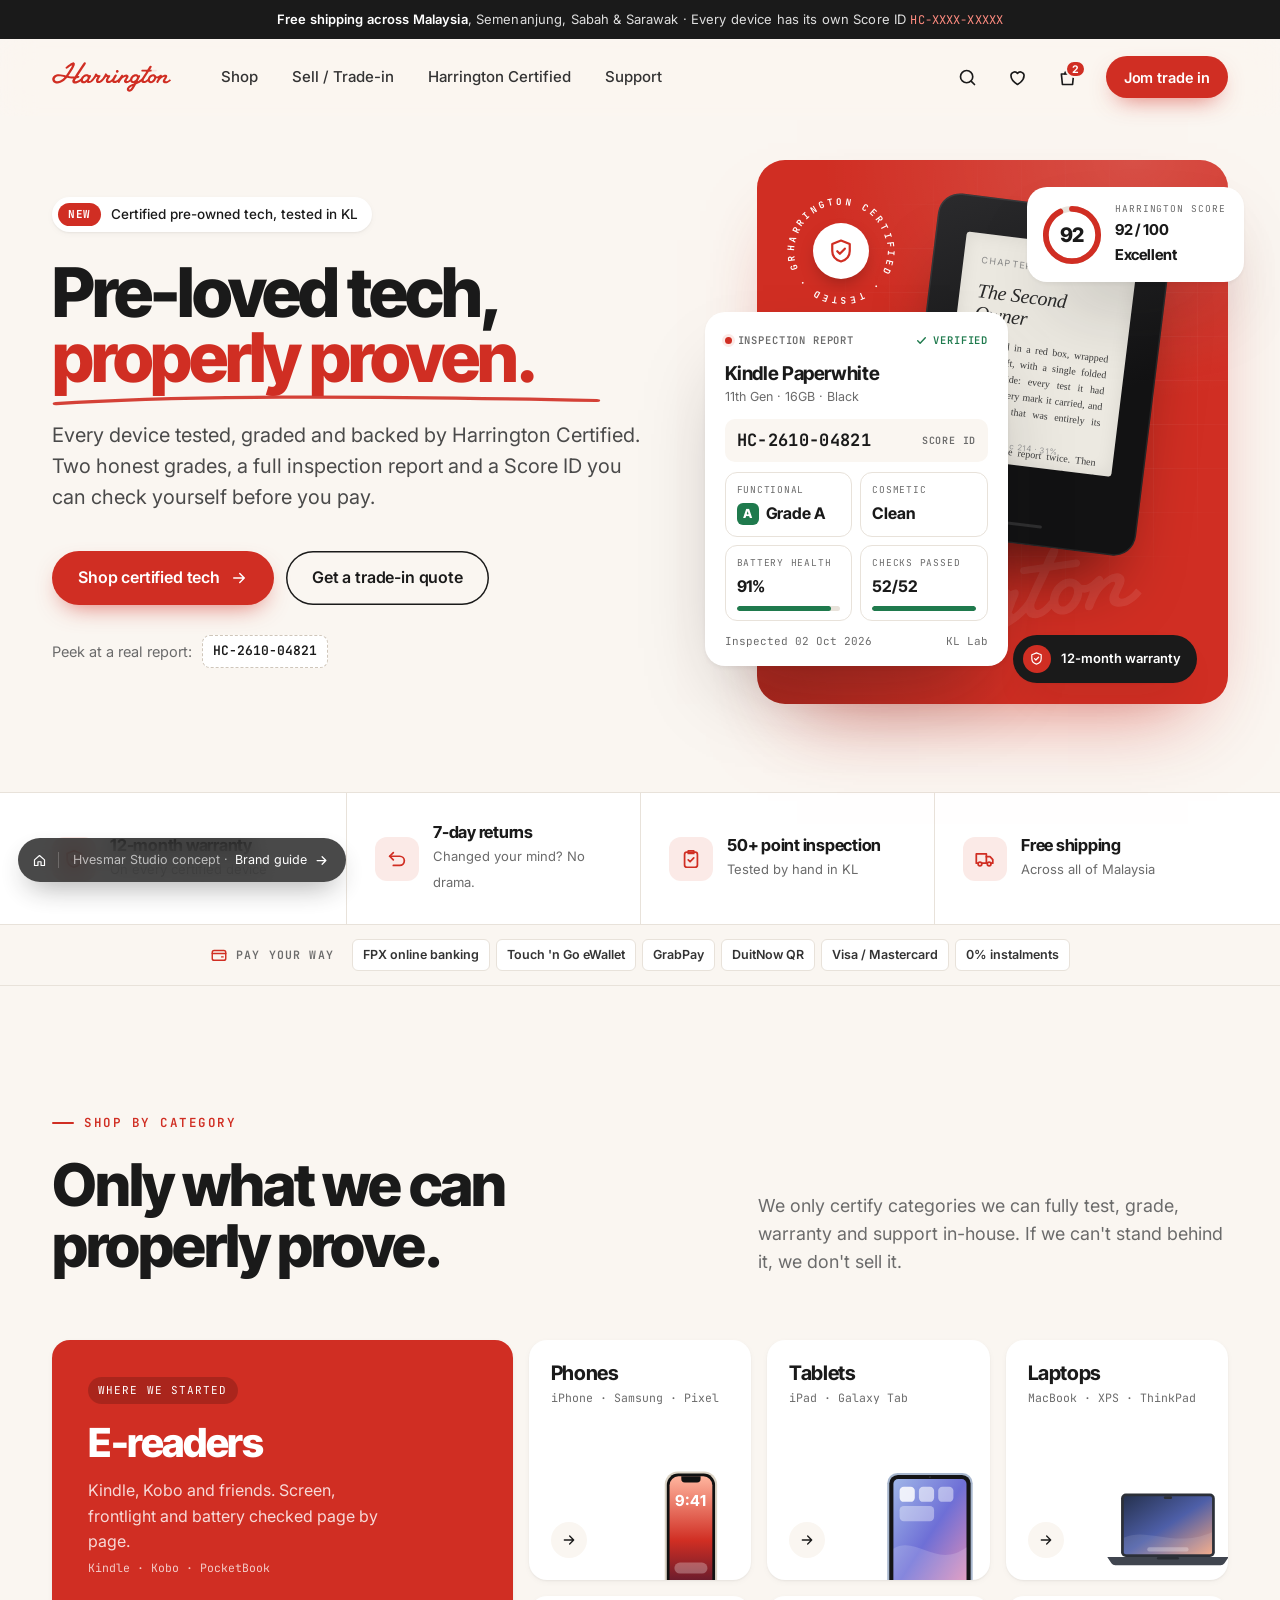
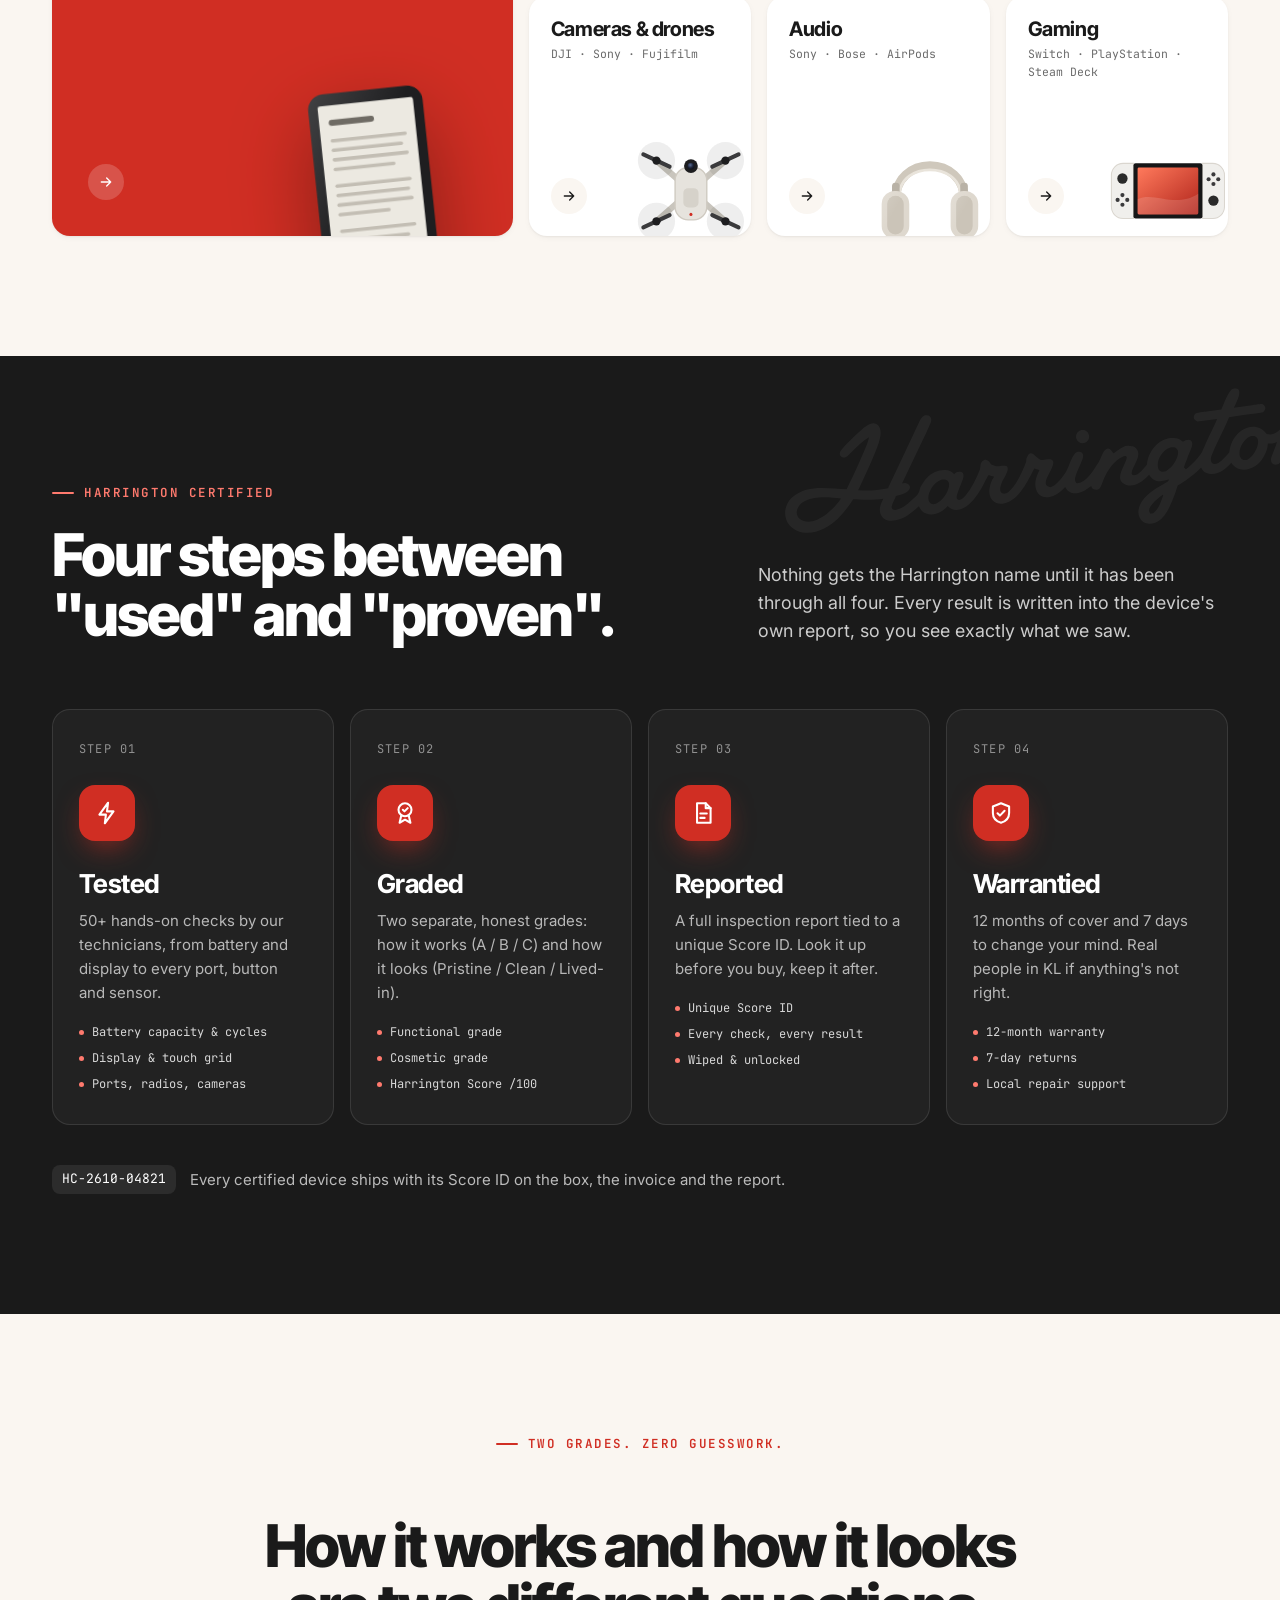
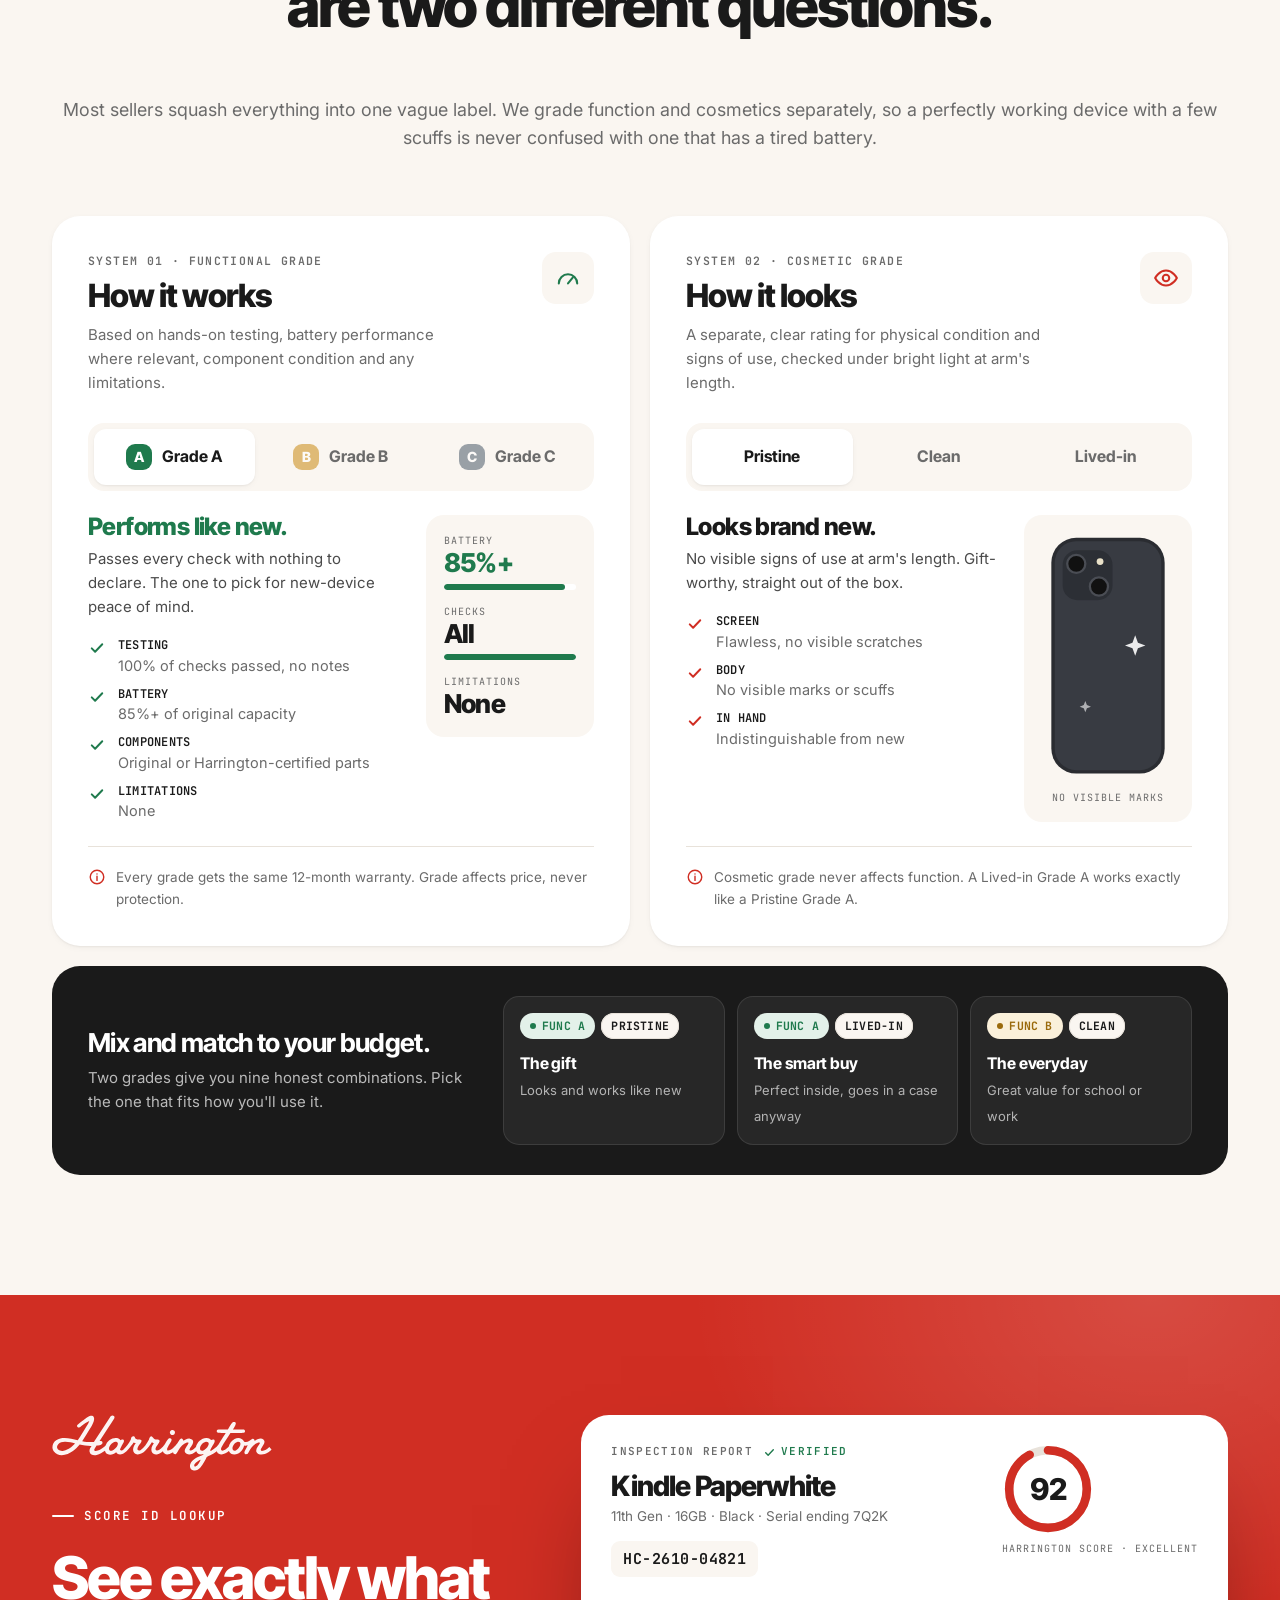
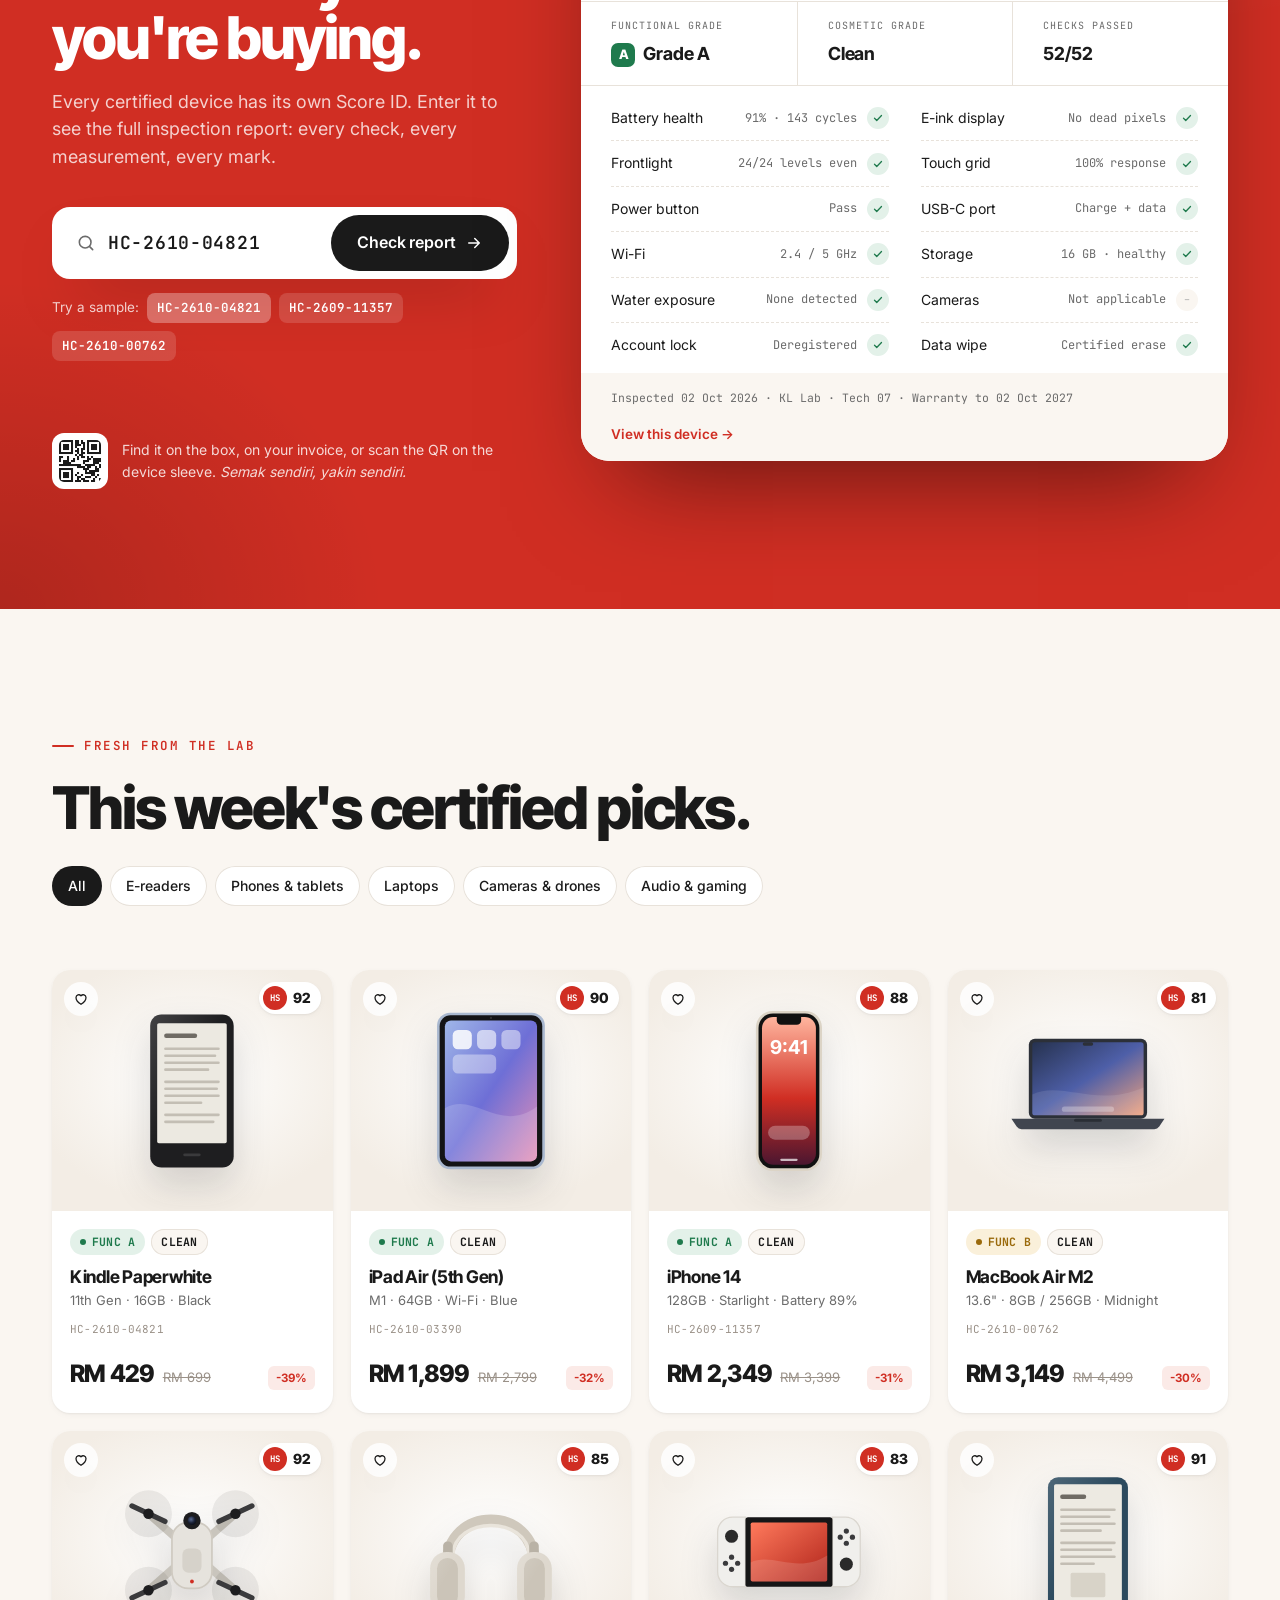
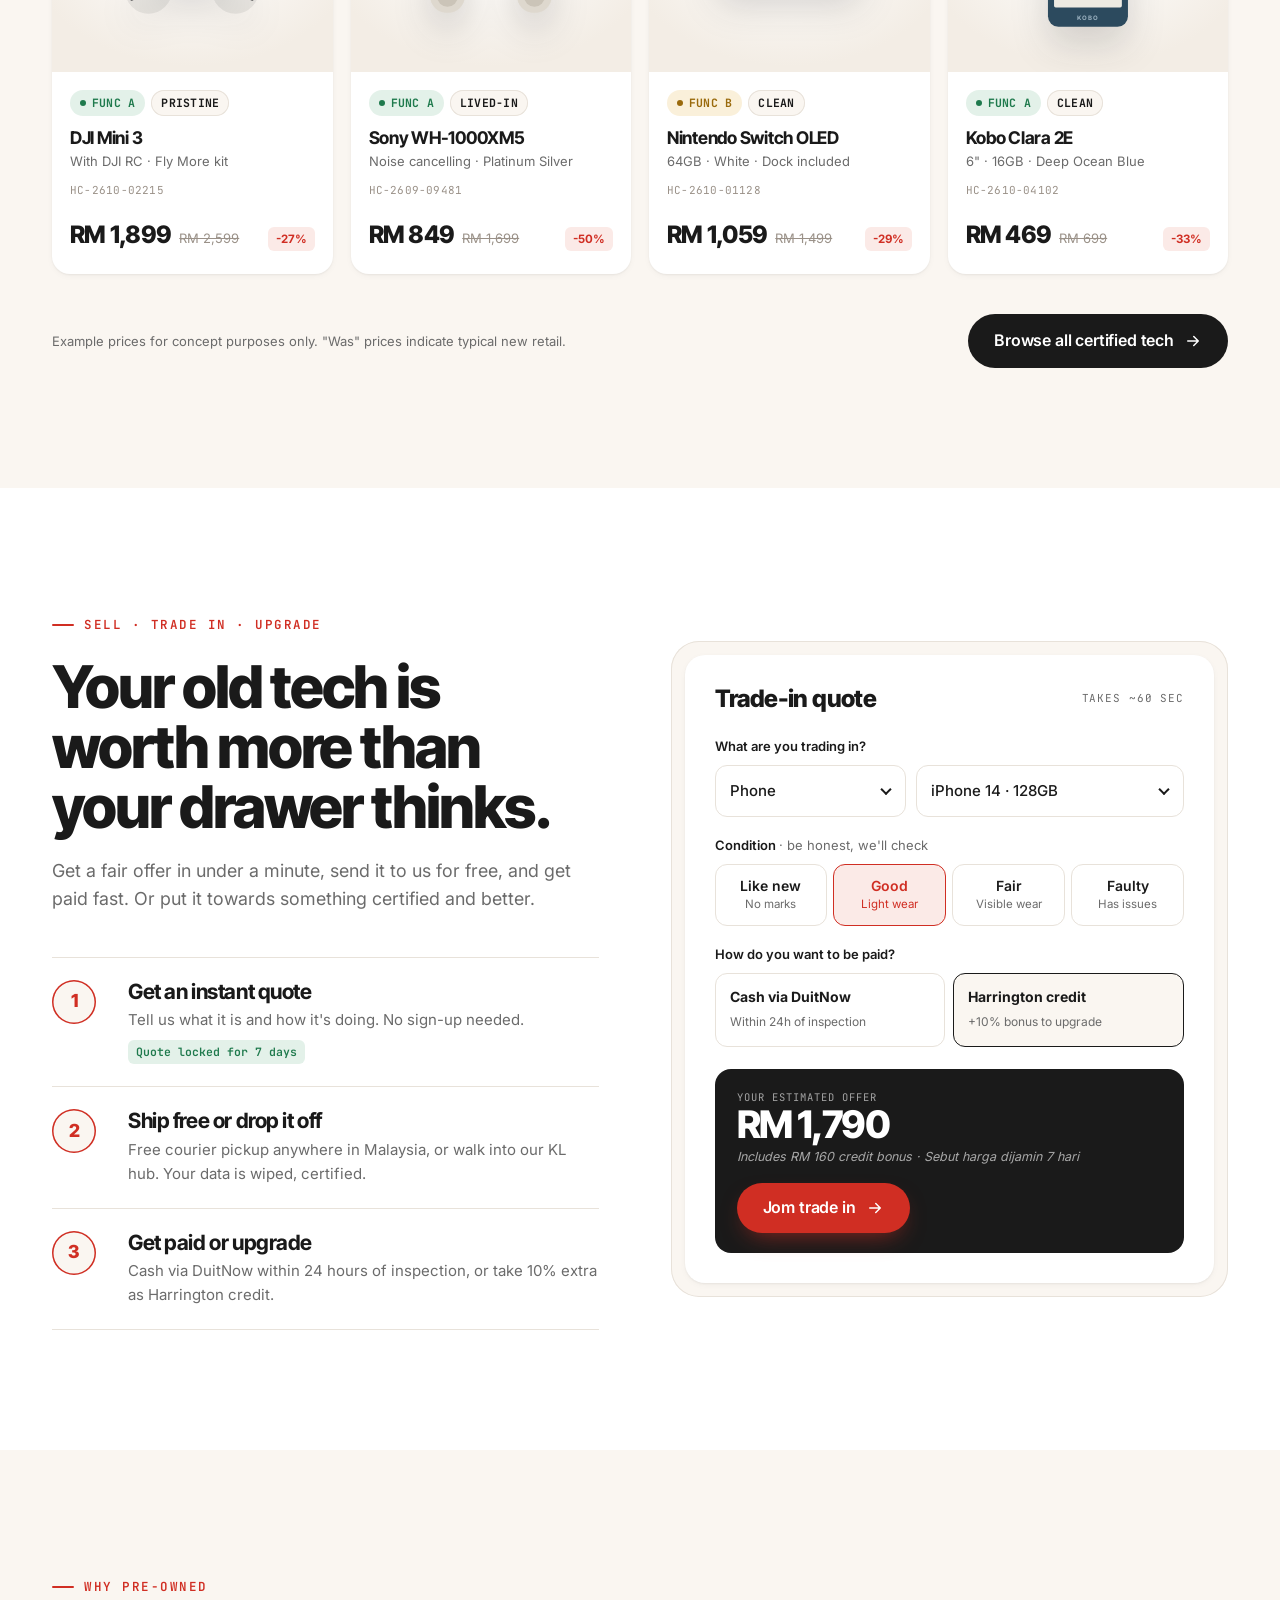
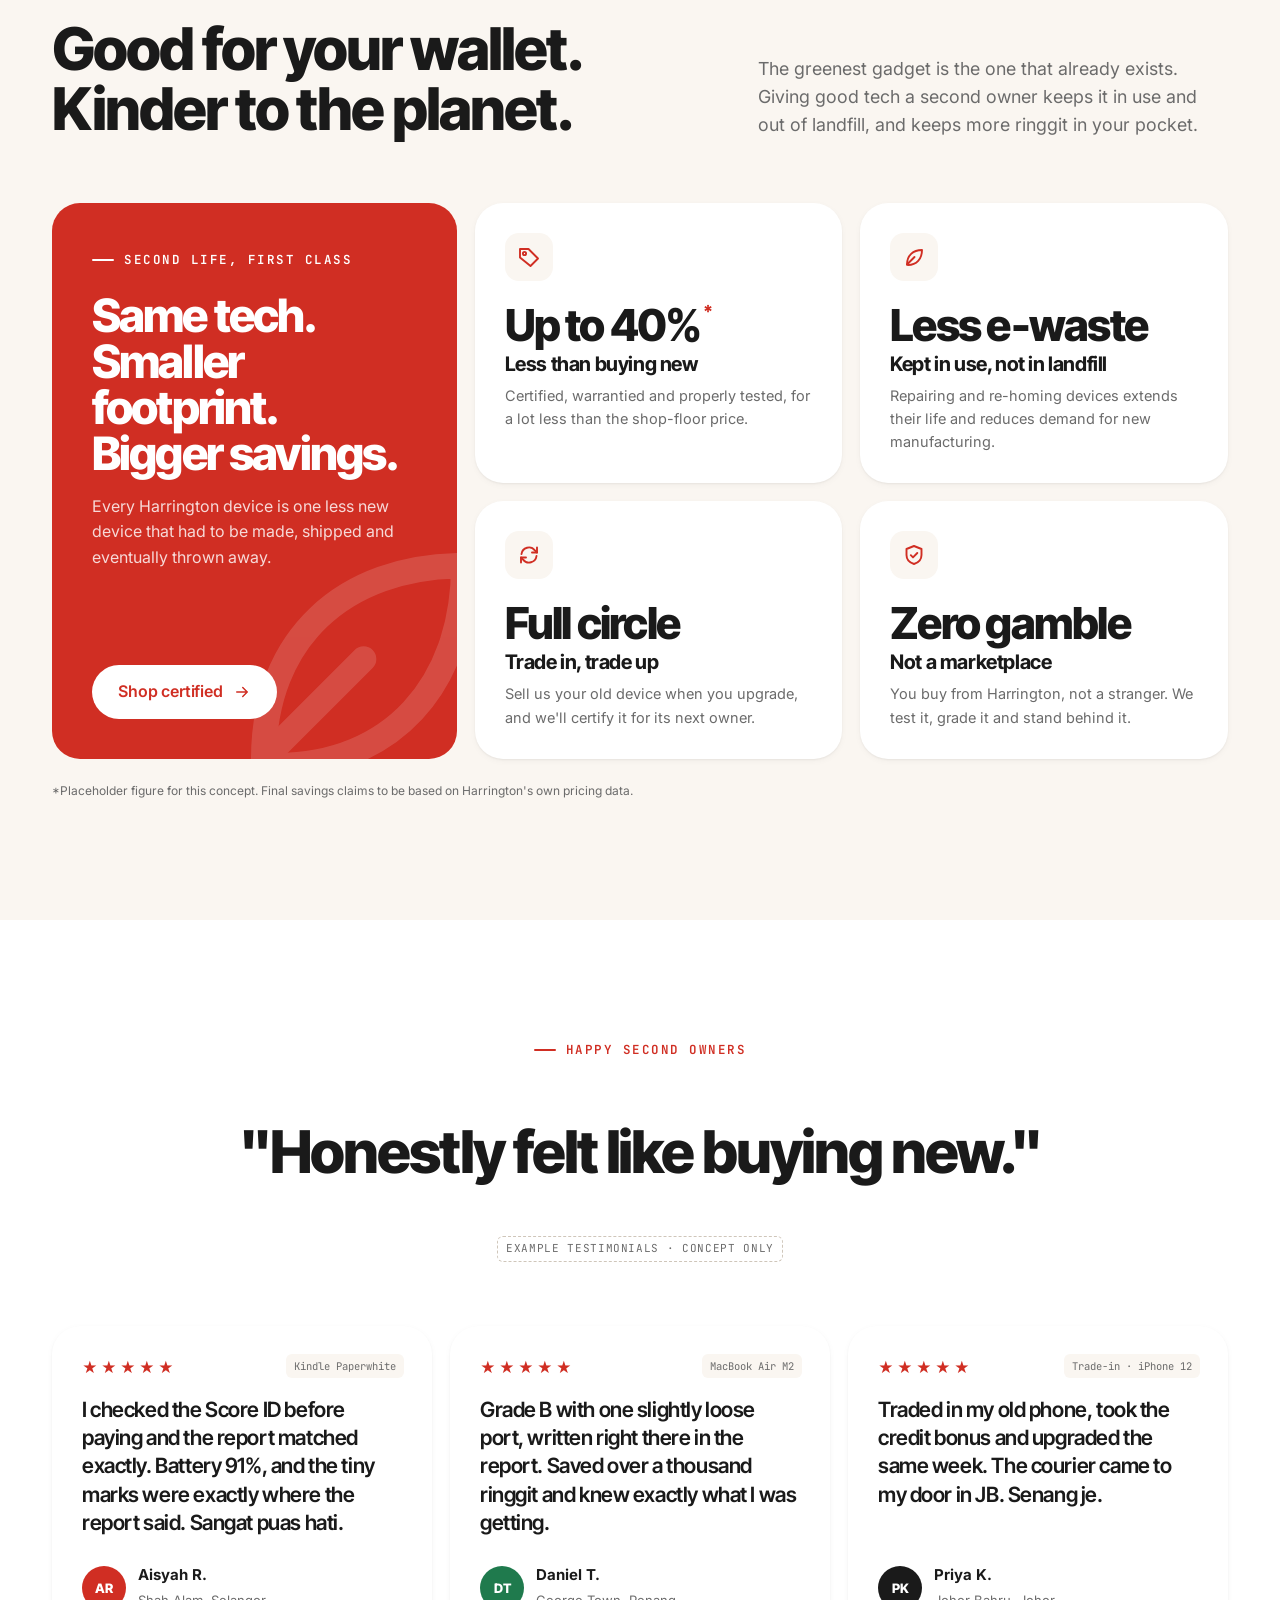
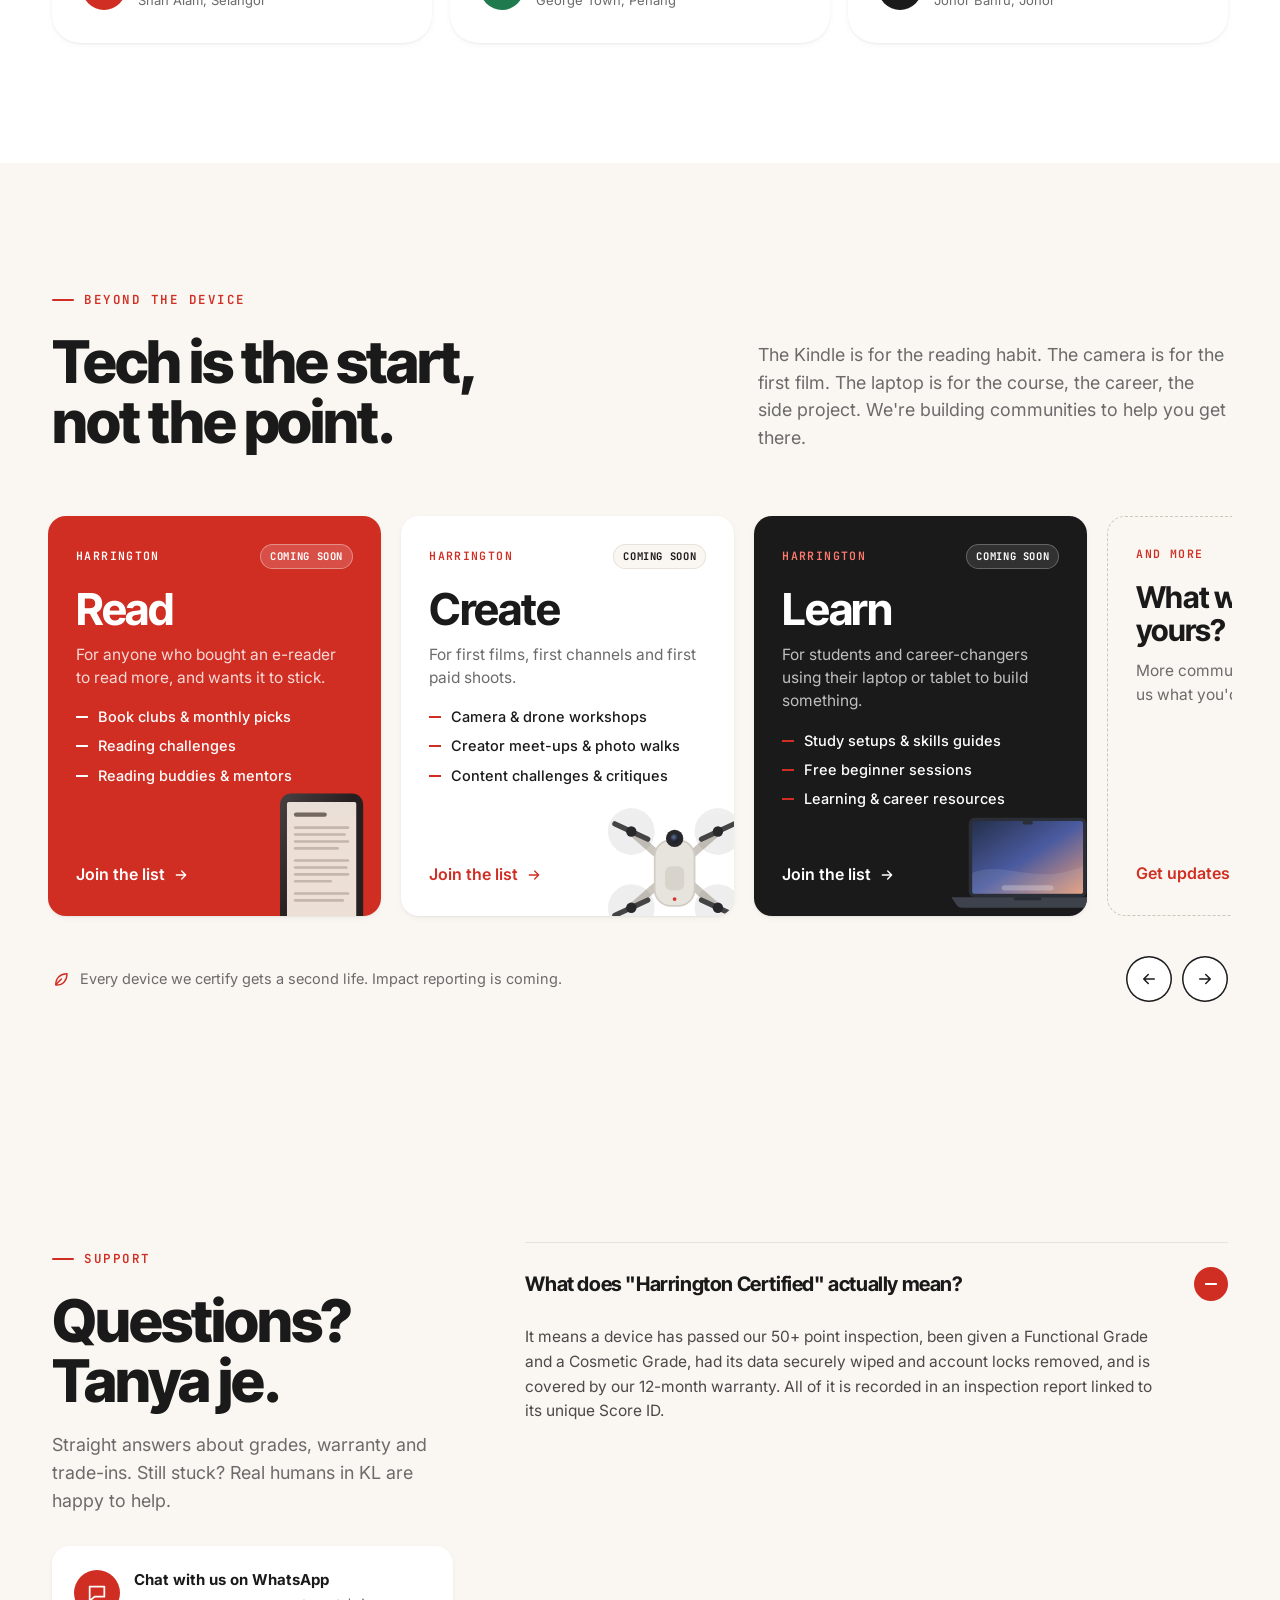
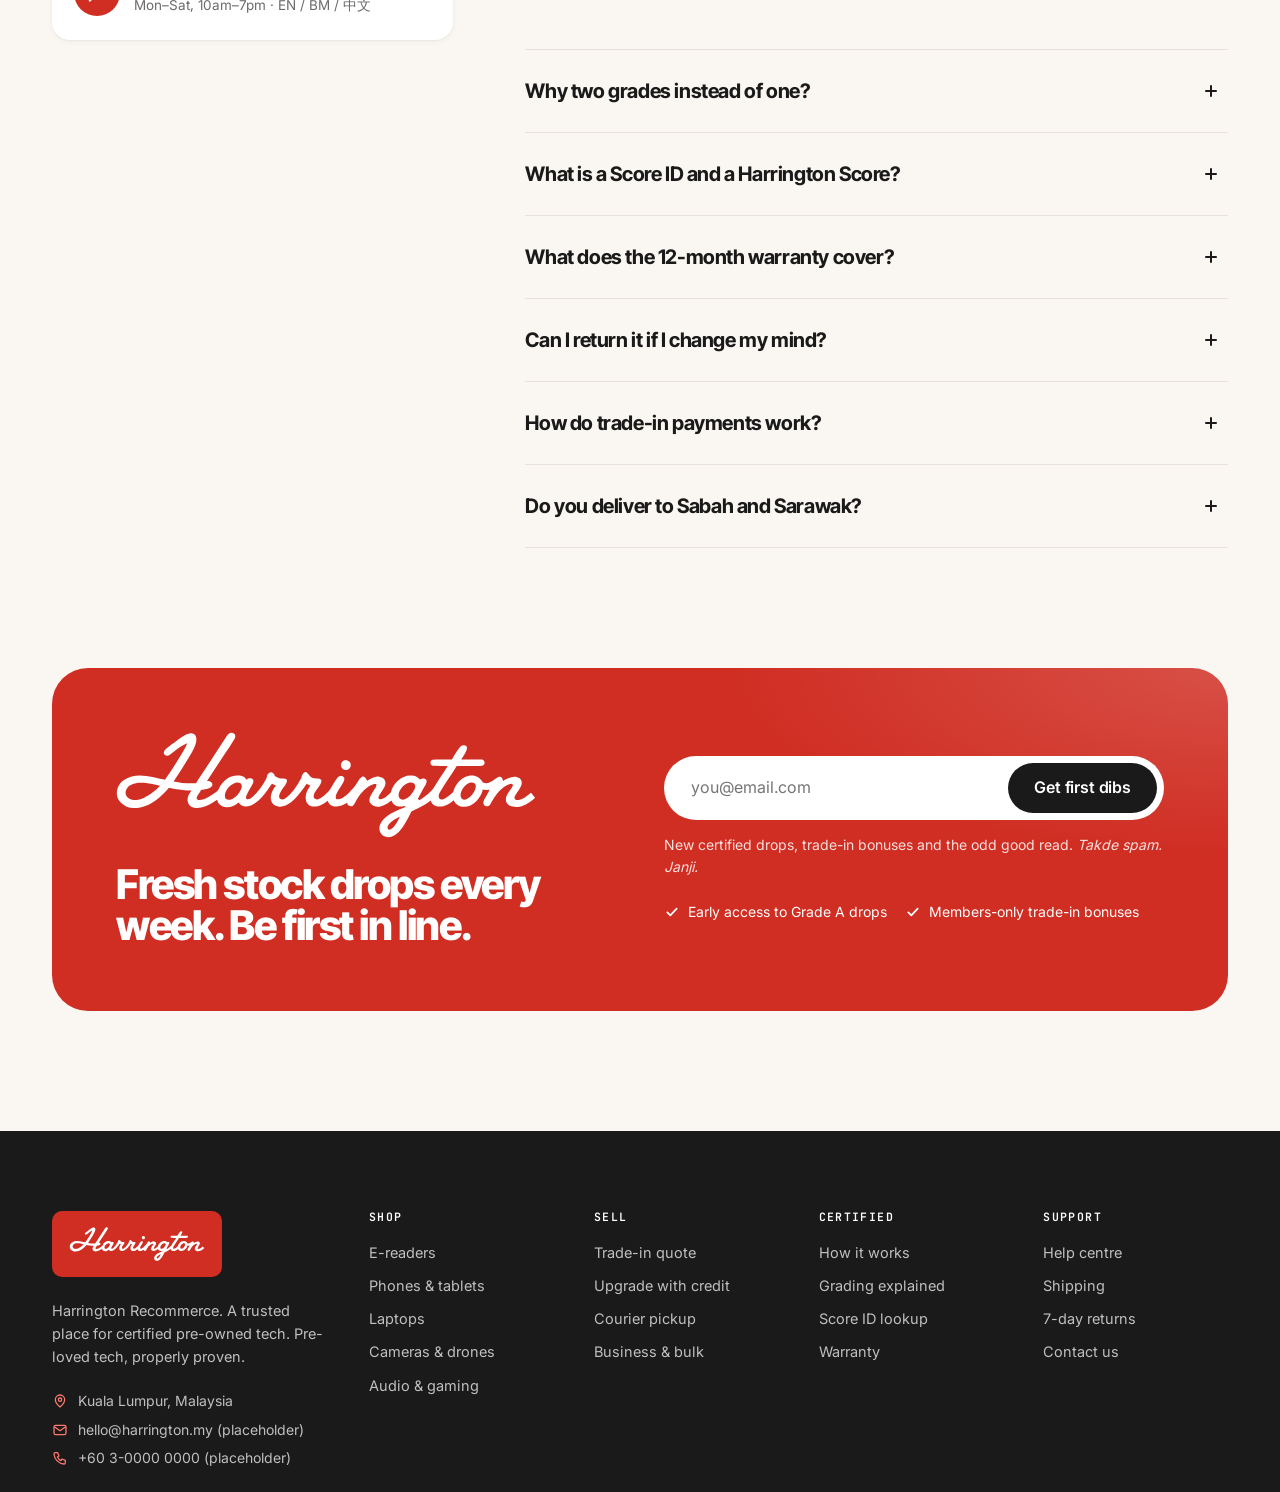
<file: landing/index.html>
<!DOCTYPE html>
<html lang="en-MY">
<head>
<meta charset="utf-8">
<meta name="viewport" content="width=device-width, initial-scale=1">
<title>Harrington — Certified pre-owned tech, properly proven</title>
<meta name="description" content="Harrington Recommerce: buy, sell, trade in and upgrade certified pre-owned tech in Malaysia. Every device tested, graded and backed by Harrington Certified.">
<meta name="theme-color" content="#D02E23">
<link rel="icon" href="assets/logo-tile.svg" type="image/svg+xml">
<link rel="stylesheet" href="assets/styles.css">
<script>document.documentElement.classList.add('js')</script>
</head>
<body>
<!--
  CONCEPT NOTE (Hvesmar Studio, Oct 2026)
  This is a pitch concept, not a live store. All policies shown on the page
  (12-month warranty, 7-day returns, 50+ point inspection, free shipping across
  Malaysia, payment methods incl. FPX / Touch 'n Go eWallet / GrabPay / DuitNow /
  instalments, trade-in payout timings, credit bonus) are PROPOSED policies for
  discussion with Harrington. Prices, Score IDs, scores, testimonials and stats
  are illustrative examples only. Product art is original SVG, not product photography.
-->

<!-- ============ SVG SPRITE ============ -->
<svg width="0" height="0" style="position:absolute" aria-hidden="true">
  <defs>
    <linearGradient id="gSheen" x1="0" y1="0" x2="1" y2="1"><stop offset="0" stop-color="#fff" stop-opacity=".16"/><stop offset=".45" stop-color="#fff" stop-opacity="0"/></linearGradient>
    <linearGradient id="gIpad" x1="0" y1="0" x2="1" y2="1"><stop offset="0" stop-color="#9FB6E8"/><stop offset=".5" stop-color="#6E6FD6"/><stop offset="1" stop-color="#E58FB6"/></linearGradient>
    <linearGradient id="gPhone" x1="0" y1="0" x2="0" y2="1"><stop offset="0" stop-color="#FFB59E"/><stop offset=".55" stop-color="#D02E23"/><stop offset="1" stop-color="#4B1630"/></linearGradient>
    <linearGradient id="gMac" x1="0" y1="0" x2="1" y2="1"><stop offset="0" stop-color="#26324F"/><stop offset=".5" stop-color="#4E5FA8"/><stop offset="1" stop-color="#F0A27E"/></linearGradient>
    <linearGradient id="gSwitch" x1="0" y1="0" x2="1" y2="1"><stop offset="0" stop-color="#FF7A5C"/><stop offset="1" stop-color="#B0241B"/></linearGradient>
    <radialGradient id="gLens" cx=".4" cy=".35" r=".7"><stop offset="0" stop-color="#5A6B92"/><stop offset=".6" stop-color="#1B2236"/><stop offset="1" stop-color="#0A0D16"/></radialGradient>
  </defs>

  <!-- Devices (viewBox 200x200) -->
  <symbol id="d-ereader" viewBox="0 0 200 200">
    <rect x="52" y="12" width="96" height="176" rx="13" fill="#1E1E20"/>
    <rect x="52" y="12" width="96" height="176" rx="13" fill="url(#gSheen)"/>
    <rect x="60" y="22" width="80" height="138" rx="2" fill="#ECE9E1"/>
    <rect x="68" y="34" width="38" height="5" rx="2.5" fill="#6f6b64"/>
    <g fill="#C3BEB4"><rect x="68" y="50" width="64" height="3" rx="1.5"/><rect x="68" y="58" width="60" height="3" rx="1.5"/><rect x="68" y="66" width="64" height="3" rx="1.5"/><rect x="68" y="74" width="52" height="3" rx="1.5"/><rect x="68" y="88" width="64" height="3" rx="1.5"/><rect x="68" y="96" width="62" height="3" rx="1.5"/><rect x="68" y="104" width="64" height="3" rx="1.5"/><rect x="68" y="112" width="44" height="3" rx="1.5"/><rect x="68" y="126" width="64" height="3" rx="1.5"/><rect x="68" y="134" width="58" height="3" rx="1.5"/></g>
    <rect x="90" y="172" width="20" height="3" rx="1.5" fill="#3a3a3c"/>
  </symbol>
  <symbol id="d-kobo" viewBox="0 0 200 200">
    <rect x="54" y="14" width="92" height="172" rx="12" fill="#2C4A5E"/>
    <rect x="54" y="14" width="92" height="172" rx="12" fill="url(#gSheen)"/>
    <rect x="61" y="22" width="78" height="142" rx="2" fill="#EDEAE2"/>
    <rect x="68" y="34" width="30" height="5" rx="2.5" fill="#6f6b64"/>
    <g fill="#C3BEB4"><rect x="68" y="50" width="64" height="3" rx="1.5"/><rect x="68" y="58" width="58" height="3" rx="1.5"/><rect x="68" y="66" width="64" height="3" rx="1.5"/><rect x="68" y="74" width="48" height="3" rx="1.5"/><rect x="68" y="88" width="64" height="3" rx="1.5"/><rect x="68" y="96" width="60" height="3" rx="1.5"/><rect x="68" y="104" width="64" height="3" rx="1.5"/><rect x="68" y="112" width="40" height="3" rx="1.5"/></g>
    <rect x="80" y="124" width="40" height="28" rx="2" fill="#D8D3C8"/>
    <text x="100" y="178" text-anchor="middle" font-family="Inter,sans-serif" font-size="7" font-weight="700" fill="#9DB3C2" letter-spacing="1">KOBO</text>
  </symbol>
  <symbol id="d-tablet" viewBox="0 0 200 200">
    <rect x="38" y="10" width="124" height="180" rx="15" fill="#A9B8CF"/>
    <rect x="41" y="13" width="118" height="174" rx="12.5" fill="#141416"/>
    <rect x="47" y="19" width="106" height="162" rx="7" fill="url(#gIpad)"/>
    <path d="M47 120 C80 100 110 150 153 118 V174 a7 7 0 0 1 -7 7 H54 a7 7 0 0 1 -7 -7z" fill="#fff" opacity=".16"/>
    <g fill="#fff" opacity=".85"><rect x="56" y="30" width="22" height="22" rx="6"/><rect x="84" y="30" width="22" height="22" rx="6" opacity=".7"/><rect x="112" y="30" width="22" height="22" rx="6" opacity=".55"/><rect x="56" y="58" width="50" height="22" rx="6" opacity=".45"/></g>
    <circle cx="100" cy="16" r="1.3" fill="#333"/>
  </symbol>
  <symbol id="d-phone" viewBox="0 0 200 200">
    <rect x="62" y="8" width="76" height="184" rx="19" fill="#DCD4C6"/>
    <rect x="65" y="11" width="70" height="178" rx="16.5" fill="#111"/>
    <rect x="69" y="15" width="62" height="170" rx="13" fill="url(#gPhone)"/>
    <path d="M86 15 h28 v4 a5 5 0 0 1 -5 5 h-18 a5 5 0 0 1 -5 -5z" fill="#111"/>
    <text x="100" y="58" text-anchor="middle" font-family="Inter Tight,Inter,sans-serif" font-size="22" font-weight="700" fill="#fff">9:41</text>
    <rect x="76" y="140" width="48" height="16" rx="8" fill="#fff" opacity=".28"/>
    <rect x="90" y="178" width="20" height="2.5" rx="1.25" fill="#fff" opacity=".7"/>
  </symbol>
  <symbol id="d-laptop" viewBox="0 0 200 200">
    <rect x="32" y="40" width="136" height="92" rx="7" fill="#2C3038"/>
    <rect x="36" y="44" width="128" height="84" rx="3" fill="url(#gMac)"/>
    <path d="M36 104 C70 88 110 120 164 96 V125 a3 3 0 0 1 -3 3 H39 a3 3 0 0 1 -3 -3z" fill="#fff" opacity=".1"/>
    <rect x="94" y="44" width="12" height="4" rx="2" fill="#2C3038"/>
    <rect x="70" y="118" width="60" height="6" rx="3" fill="#fff" opacity=".28"/>
    <path d="M12 132 h176 l-6 9 a7 7 0 0 1 -6 3 H24 a7 7 0 0 1 -6 -3z" fill="#40454F"/>
    <rect x="84" y="132" width="32" height="3.5" rx="1.75" fill="#2A2E35"/>
  </symbol>
  <symbol id="d-drone" viewBox="0 0 200 200">
    <g stroke="#C9C5BD" stroke-width="9" stroke-linecap="round"><path d="M100 100 L50 56"/><path d="M100 100 L150 56"/><path d="M100 100 L50 144"/><path d="M100 100 L150 144"/></g>
    <g fill="#1A1A1A" opacity=".07"><circle cx="50" cy="56" r="27"/><circle cx="150" cy="56" r="27"/><circle cx="50" cy="144" r="27"/><circle cx="150" cy="144" r="27"/></g>
    <g fill="#3a3a3c"><rect x="26" y="53" width="48" height="6" rx="3" transform="rotate(25 50 56)"/><rect x="126" y="53" width="48" height="6" rx="3" transform="rotate(-25 150 56)"/><rect x="26" y="141" width="48" height="6" rx="3" transform="rotate(-25 50 144)"/><rect x="126" y="141" width="48" height="6" rx="3" transform="rotate(25 150 144)"/></g>
    <g fill="#1d1d1f"><circle cx="50" cy="56" r="6"/><circle cx="150" cy="56" r="6"/><circle cx="50" cy="144" r="6"/><circle cx="150" cy="144" r="6"/></g>
    <rect x="77" y="66" width="46" height="76" rx="19" fill="#E6E3DD" stroke="#CFCAC1" stroke-width="2"/>
    <rect x="89" y="96" width="22" height="28" rx="7" fill="#D6D2CA"/>
    <circle cx="100" cy="64" r="10" fill="#1d1d1f"/><circle cx="100" cy="64" r="5" fill="url(#gLens)"/>
    <circle cx="100" cy="134" r="2.2" fill="#D02E23"/>
  </symbol>
  <symbol id="d-headphones" viewBox="0 0 200 200">
    <path d="M50 116 C48 46 152 46 150 116" fill="none" stroke="#CFC8BC" stroke-width="13" stroke-linecap="round"/>
    <path d="M56 104 C58 58 142 58 144 104" fill="none" stroke="#E9E4DB" stroke-width="4" stroke-linecap="round"/>
    <rect x="45" y="88" width="11" height="22" rx="5" fill="#B9B2A6"/><rect x="144" y="88" width="11" height="22" rx="5" fill="#B9B2A6"/>
    <rect x="30" y="100" width="40" height="70" rx="19" fill="#DED8CE"/><rect x="38" y="107" width="24" height="56" rx="12" fill="#CBC4B8"/>
    <rect x="130" y="100" width="40" height="70" rx="19" fill="#DED8CE"/><rect x="138" y="107" width="24" height="56" rx="12" fill="#CBC4B8"/>
    <rect x="30" y="100" width="40" height="70" rx="19" fill="url(#gSheen)"/><rect x="130" y="100" width="40" height="70" rx="19" fill="url(#gSheen)"/>
  </symbol>
  <symbol id="d-switch" viewBox="0 0 200 200">
    <path d="M50 60 H35 a17 17 0 0 0 -17 17 v46 a17 17 0 0 0 17 17 h15z" fill="#F0EFEC" stroke="#DAD6CF" stroke-width="1.5"/>
    <path d="M150 60 h15 a17 17 0 0 1 17 17 v46 a17 17 0 0 1 -17 17 h-15z" fill="#F0EFEC" stroke="#DAD6CF" stroke-width="1.5"/>
    <rect x="50" y="60" width="100" height="80" rx="3" fill="#161617"/>
    <rect x="56" y="66" width="88" height="68" rx="2" fill="url(#gSwitch)"/>
    <path d="M56 112 C80 100 110 126 144 104 V132 a2 2 0 0 1 -2 2 H58 a2 2 0 0 1 -2 -2z" fill="#fff" opacity=".14"/>
    <circle cx="34" cy="82" r="7.5" fill="#2a2a2a"/><circle cx="166" cy="114" r="7.5" fill="#2a2a2a"/>
    <g fill="#3a3a3c"><circle cx="34" cy="106" r="3"/><circle cx="34" cy="120" r="3"/><circle cx="27" cy="113" r="3"/><circle cx="41" cy="113" r="3"/><circle cx="166" cy="76" r="3"/><circle cx="166" cy="90" r="3"/><circle cx="159" cy="83" r="3"/><circle cx="173" cy="83" r="3"/></g>
  </symbol>
  <symbol id="cos-phone" viewBox="0 0 120 220">
    <rect x="10" y="6" width="100" height="208" rx="22" fill="#2A2C31"/>
    <rect x="13" y="9" width="94" height="202" rx="19" fill="#383B42"/>
    <rect x="20" y="17" width="44" height="44" rx="13" fill="#2C2F35"/>
    <circle cx="32" cy="29" r="8" fill="#111" stroke="#4a4d54" stroke-width="2"/><circle cx="52" cy="49" r="8" fill="#111" stroke="#4a4d54" stroke-width="2"/><circle cx="53" cy="27" r="3" fill="#E9E1C8"/>
  </symbol>
  <!-- Icons (24x24, stroke) -->
  <symbol id="i-arrow" viewBox="0 0 24 24"><path d="M5 12h14M13 6l6 6-6 6" fill="none" stroke="currentColor" stroke-width="2" stroke-linecap="round" stroke-linejoin="round"/></symbol>
  <symbol id="i-search" viewBox="0 0 24 24"><g fill="none" stroke="currentColor" stroke-width="1.9" stroke-linecap="round"><circle cx="11" cy="11" r="7"/><path d="M20 20l-3.6-3.6"/></g></symbol>
  <symbol id="i-cart" viewBox="0 0 24 24"><g fill="none" stroke="currentColor" stroke-width="1.9" stroke-linejoin="round" stroke-linecap="round"><path d="M5 8h14l-1.2 12H6.2z"/><path d="M9 8a3 3 0 0 1 6 0"/></g></symbol>
  <symbol id="i-menu" viewBox="0 0 24 24"><path d="M4 7h16M4 12h16M4 17h16" fill="none" stroke="currentColor" stroke-width="1.9" stroke-linecap="round"/></symbol>
  <symbol id="i-check" viewBox="0 0 24 24"><path d="M5 12.5l4.5 4.5L19 7" fill="none" stroke="currentColor" stroke-width="2.6" stroke-linecap="round" stroke-linejoin="round"/></symbol>
  <symbol id="i-shield" viewBox="0 0 24 24"><g fill="none" stroke="currentColor" stroke-width="1.9" stroke-linejoin="round" stroke-linecap="round"><path d="M12 3l7.5 3v6c0 4.6-3.1 7.7-7.5 9-4.4-1.3-7.5-4.4-7.5-9V6z"/><path d="M8.8 12.2l2.2 2.2 4.3-4.4"/></g></symbol>
  <symbol id="i-return" viewBox="0 0 24 24"><g fill="none" stroke="currentColor" stroke-width="1.9" stroke-linecap="round" stroke-linejoin="round"><path d="M4 9h11a5 5 0 0 1 0 10H8"/><path d="M8 5L4 9l4 4"/></g></symbol>
  <symbol id="i-clip" viewBox="0 0 24 24"><g fill="none" stroke="currentColor" stroke-width="1.9" stroke-linecap="round" stroke-linejoin="round"><rect x="5" y="4.5" width="14" height="16.5" rx="2.5"/><path d="M9 3h6v3H9z"/><path d="M9 13l2 2 4-4.2"/></g></symbol>
  <symbol id="i-truck" viewBox="0 0 24 24"><g fill="none" stroke="currentColor" stroke-width="1.9" stroke-linecap="round" stroke-linejoin="round"><path d="M2.5 6.5h11v10h-11z"/><path d="M13.5 9.5h4l3 3.2v3.8h-7"/><circle cx="6.5" cy="17.5" r="2" fill="#FBEAE7"/><circle cx="16.5" cy="17.5" r="2" fill="#FBEAE7"/></g></symbol>
  <symbol id="i-wallet" viewBox="0 0 24 24"><g fill="none" stroke="currentColor" stroke-width="1.9" stroke-linecap="round" stroke-linejoin="round"><rect x="3" y="6" width="18" height="13" rx="2.5"/><path d="M3 10h18"/><path d="M15.5 14.5h2"/></g></symbol>
  <symbol id="i-bolt" viewBox="0 0 24 24"><path d="M13 2.5L5 13.5h6l-1 8 8-11h-6z" fill="none" stroke="currentColor" stroke-width="1.9" stroke-linejoin="round"/></symbol>
  <symbol id="i-medal" viewBox="0 0 24 24"><g fill="none" stroke="currentColor" stroke-width="1.9" stroke-linejoin="round" stroke-linecap="round"><circle cx="12" cy="9" r="6"/><path d="M8.6 14l-1.6 7 5-2.8 5 2.8-1.6-7"/><path d="M10 9l1.5 1.5L14.5 7.5"/></g></symbol>
  <symbol id="i-doc" viewBox="0 0 24 24"><g fill="none" stroke="currentColor" stroke-width="1.9" stroke-linejoin="round" stroke-linecap="round"><path d="M6.5 3h8l4.5 4.5V21h-12.5z"/><path d="M14.5 3v4.5H19"/><path d="M9.5 12.5h6M9.5 16.5h4"/></g></symbol>
  <symbol id="i-pin" viewBox="0 0 24 24"><g fill="none" stroke="currentColor" stroke-width="1.9"><path d="M12 21s-7-6.2-7-11a7 7 0 0 1 14 0c0 4.8-7 11-7 11z"/><circle cx="12" cy="10" r="2.5"/></g></symbol>
  <symbol id="i-mail" viewBox="0 0 24 24"><g fill="none" stroke="currentColor" stroke-width="1.9" stroke-linejoin="round"><rect x="3" y="5" width="18" height="14" rx="2.5"/><path d="M3.5 7l8.5 6 8.5-6"/></g></symbol>
  <symbol id="i-call" viewBox="0 0 24 24"><path d="M5 4h3.5l2 5-2.4 1.5a11 11 0 0 0 5.4 5.4L15 13.5l5 2V19a2 2 0 0 1-2 2A16 16 0 0 1 3 6a2 2 0 0 1 2-2z" fill="none" stroke="currentColor" stroke-width="1.9" stroke-linejoin="round"/></symbol>
  <symbol id="i-heart" viewBox="0 0 24 24"><path d="M12 20s-7.5-4.6-7.5-10.2A4.2 4.2 0 0 1 12 7.3a4.2 4.2 0 0 1 7.5 2.5C19.5 15.4 12 20 12 20z" fill="none" stroke="currentColor" stroke-width="1.9" stroke-linejoin="round"/></symbol>
  <symbol id="i-home" viewBox="0 0 24 24"><path d="M4 11l8-7 8 7v9h-5.5v-6h-5v6H4z" fill="none" stroke="currentColor" stroke-width="1.9" stroke-linejoin="round"/></symbol>
  <symbol id="i-leaf" viewBox="0 0 24 24"><g fill="none" stroke="currentColor" stroke-width="1.9" stroke-linecap="round" stroke-linejoin="round"><path d="M5 19.5C5 10.5 11 5 20 5c0 9-5.5 15-14 15"/><path d="M5 19.5l7.5-7.5"/></g></symbol>
  <symbol id="i-tag" viewBox="0 0 24 24"><g fill="none" stroke="currentColor" stroke-width="1.9" stroke-linejoin="round"><path d="M3 12.5V4h8.5L21 13.5 13.5 21z"/><circle cx="7.5" cy="8.5" r="1.6"/></g></symbol>
  <symbol id="i-cycle" viewBox="0 0 24 24"><g fill="none" stroke="currentColor" stroke-width="1.9" stroke-linecap="round" stroke-linejoin="round"><path d="M4.5 11a7.5 7.5 0 0 1 13.4-3.6L20 9.5"/><path d="M20 4.5v5h-5"/><path d="M19.5 13a7.5 7.5 0 0 1-13.4 3.6L4 14.5"/><path d="M4 19.5v-5h5"/></g></symbol>
  <symbol id="i-chat" viewBox="0 0 24 24"><path d="M4 5h16v11H9.5L4 20.5z" fill="none" stroke="currentColor" stroke-width="1.9" stroke-linejoin="round"/></symbol>
  <symbol id="i-info" viewBox="0 0 24 24"><g fill="none" stroke="currentColor" stroke-width="1.9" stroke-linecap="round"><circle cx="12" cy="12" r="9"/><path d="M12 11v5.5M12 7.8v.2"/></g></symbol>
  <symbol id="i-gauge" viewBox="0 0 24 24"><g fill="none" stroke="currentColor" stroke-width="1.9" stroke-linecap="round"><path d="M3.5 17a8.5 8.5 0 1 1 17 0"/><path d="M12 17l4.5-5.5"/></g></symbol>
  <symbol id="i-eye" viewBox="0 0 24 24"><g fill="none" stroke="currentColor" stroke-width="1.9"><path d="M2 12s3.6-7 10-7 10 7 10 7-3.6 7-10 7S2 12 2 12z"/><circle cx="12" cy="12" r="3"/></g></symbol>
  <symbol id="i-warn" viewBox="0 0 24 24"><path d="M12 7v6M12 16.5v.5" fill="none" stroke="currentColor" stroke-width="3" stroke-linecap="round"/></symbol>
</svg>

<!-- ============ ANNOUNCEMENT + NAV ============ -->
<div class="announce"><b>Free shipping across Malaysia</b><span class="hide-sm">, Semenanjung, Sabah &amp; Sarawak</span> · Every device has its own Score ID <span class="mono hide-sm">HC-XXXX-XXXXX</span></div>
<header class="nav" id="nav">
  <div class="wrap nav__inner">
    <a href="#top" class="brand" id="brand" aria-label="Harrington home">
      <svg class="brand__logo" viewBox="-4 -4 2056 517" width="2056" height="517" role="img" aria-label="Harrington">
        <defs>
          <g id="brandGlyph"><path d="M557.012 0.0961507C577.032 -1.30965 585.883 12.8923 575.949 30.086C561.127 55.743 543.786 80.2776 527.265 104.897L440.798 235.724C449.129 235.079 453.526 234.061 460.702 239.277C467.872 244.188 470.696 253.109 464.781 260.317C453.424 274.157 428.895 276.075 412.205 278.288C406.243 291.184 395.64 301.919 391.207 315.049C388.601 322.768 396.492 327.832 403.265 328.106C430.64 329.214 457.131 308.721 478.503 293.923C493.087 283.826 497.066 280.381 503.441 263.758C509.074 251.779 524.435 236.215 534.679 227.751C553.132 212.506 578.259 205.872 601.937 208.64C617.345 210.312 626.223 216.763 635.343 228.591C643.514 221.651 649.199 220.322 659.753 223.211C672.242 226.629 669.023 241.807 664.631 250.214C654.583 269.447 642.402 287.595 633.876 307.567C632.615 310.519 631.197 317.016 633.145 320.235C641.905 330.831 656.204 319.578 664.05 313.425C691.708 288.212 713.764 256.155 731.659 223.428C733.555 217.87 734.843 212.487 736.453 206.77C738.978 197.805 750.426 189.368 759.969 192.974C768.401 196.161 771.36 204.364 774.907 212.419C800.734 228.349 799.776 219.469 823.529 223.701C848.586 228.164 816.748 264.776 810.255 274.012C804.314 282.464 790.2 305.604 795.78 317.224C799.961 326.484 814.521 326.303 822.423 321.256C858.275 298.36 881.757 257.579 902.624 221.575C904.518 218.369 904.765 210.54 906.399 207.689C928.468 169.193 937.776 210.089 956.114 219.537C965.193 224.624 983.866 220.766 992.067 223.539C1032.88 237.335 929.595 306.634 975.366 324.009C992.698 330.588 1033.89 289.392 1043.76 276.006C1056.46 258.784 1069.5 227.561 1086.62 213.187C1090.78 210.543 1100.63 210.208 1104.8 212.018C1124.22 220.431 1107.62 243.566 1100.85 254.379C1091.24 269.994 1080.33 285.992 1073.21 302.809C1070.42 309.391 1071.04 324.084 1078.93 324.393C1112.29 325.703 1145.84 282.035 1166.09 259.277C1178.2 245.667 1183.12 225.572 1198.93 215.872C1213.38 207.672 1220 223.444 1224.39 233.426C1231.43 233.05 1266.15 206.73 1284.56 214.375C1293.97 218.286 1301.93 216.003 1309.74 227.423C1330.44 257.727 1287.85 287.883 1280.98 315.149C1280.01 319.044 1283.41 323.496 1287.18 324.207C1304.67 327.506 1330.07 301.692 1341.38 291.402C1351.54 246.736 1394.18 205.273 1441.99 208.079C1461.62 209.231 1470.77 213.621 1483.61 227.68C1498.37 218.758 1521.03 219.138 1515.88 242.513C1513.18 254.778 1498.02 274.806 1492.22 287.191C1486.93 298.461 1479.38 309.21 1474.01 321.27L1480.18 328.664C1501.55 318.019 1534.11 292.24 1548.43 273.374C1551.76 268.985 1557.48 258.808 1560.77 253.453C1567.83 242.034 1575.03 230.708 1582.38 219.476C1593.07 203.109 1610.44 178.397 1619.45 161.953C1595.06 161.118 1570.58 162.149 1546.08 160.932C1533.53 153.294 1531.49 143.163 1541.62 132.796C1545.97 128.333 1578.15 129.714 1585.63 129.769L1640.09 129.85C1648.49 116.604 1676.76 63.283 1691.13 61.4986C1740.79 55.3356 1695.72 114.539 1686.22 129.851L1754.22 129.75C1761.29 129.733 1782.51 129.275 1788.64 130.4C1792.08 131.01 1795.12 132.981 1797.09 135.865C1804.45 146.637 1799.03 154.534 1789.71 160.875C1778.91 162.299 1756.52 161.611 1744.47 161.592C1717.58 161.407 1690.69 161.571 1663.81 162.084C1637.69 206.575 1605.65 247.797 1580.27 292.901C1569.53 311.984 1577.74 331.961 1601.46 322.459C1618.21 315.752 1633.21 300.603 1647 288.905C1654.34 258.667 1674.23 230.125 1702.3 216.504C1736.48 199.912 1773.83 206.726 1791.81 242.059C1822.47 255.035 1842.12 230.129 1866.25 217.002C1880.32 209.351 1889.51 222.141 1890.65 235.37C1910.67 220.712 1948.5 203.614 1971.59 221.827C1998.24 244.89 1968.71 276.288 1955.91 297.533C1947.84 310.93 1940.21 317.824 1955.16 327.724L1955.72 327.75C1982.69 328.946 2007.96 309.242 2026.95 291.832C2031.92 296.176 2043.17 311.001 2047.82 316.83C2030.09 332.844 2008.32 349.055 1984.96 356.836C1960.78 364.889 1915.03 365.496 1905.91 335.465C1898.07 309.681 1924.73 282.197 1936.89 261.859C1938.72 258.798 1939.1 255.472 1938.05 251.942C1931.22 244.051 1914.99 253.881 1907.25 257.461C1890.41 267.038 1875.45 279.603 1863.11 294.538C1853.32 306.377 1845.17 319.437 1837.27 332.598C1833.05 338.983 1827.83 355.238 1819.3 357.063C1795.32 362.187 1788.64 343.964 1798.83 325.396C1808.07 308.553 1818.36 292.491 1825.28 276.011C1811.69 278.949 1805.04 280.404 1791.35 276.67C1787.05 306.985 1759 341.94 1731.07 353.933C1701.12 366.794 1662.9 361.615 1648.83 328.536C1623.74 350.933 1584.55 371.686 1551.78 352.184C1543.26 347.117 1539.6 339.024 1536.42 330.233C1518.1 344.84 1496 357.974 1475.05 368.371C1464.31 373.703 1452.77 377.835 1442.2 383.654C1434.3 400.677 1426.04 416.445 1416.43 432.786C1395.4 468.545 1362.93 520.803 1313.38 506.26C1288.94 499.087 1279.89 470.937 1288.61 448.741C1306.6 402.951 1363.12 383.004 1405.07 365.769C1408.53 364.353 1411.99 361.645 1413.19 358.175C1411.53 356.25 1408.18 358.018 1405.35 358.393C1376.17 362.271 1356.21 357.322 1343.97 329.687C1341.85 331.364 1339.71 333.023 1337.56 334.665C1312.2 354.025 1271.19 375.544 1242.61 344.949C1216.83 317.35 1280.94 264.756 1270.06 250.638C1265.86 248.465 1260.88 249.48 1256.49 250.755C1222.05 261.297 1196.54 291.023 1177.82 320.501C1171.54 330.389 1163.88 349.637 1154.38 356.343C1149.64 359.685 1139.77 357.656 1135.13 354.792C1129.26 351.168 1129.14 347.431 1127.67 341.036C1126.17 341.06 1102.84 354.214 1095.92 356.246C1069.72 363.94 1042.19 361.381 1032.42 331.751C1016.5 343.411 1003.19 354.169 983.964 358.093C926.574 369.805 912.09 321.272 934.576 278.202C938.518 270.65 942.99 263.935 947.47 256.918C941.425 254.778 935.067 251.52 929.244 248.723C910.749 276.19 891.018 303.775 866.91 326.681C847.114 345.05 823.91 360.532 795.965 359.976C769.161 359.443 752.635 340.692 753.76 314.495C754.547 296.166 765.97 270.094 779.399 257.665C771.877 254.752 767.284 252.603 760.119 248.873C755.348 253.544 744.298 269.789 739.675 276.249C721.324 301.616 700.024 327.56 673.946 345.288C649.248 362.078 614.342 368.989 595.374 340.176C574.215 359.494 540.694 371.157 513.846 357.143C500.008 349.921 495.317 340.328 490.686 326.381C465.3 343.005 443.516 358.006 413.132 364.469C387.062 370.014 353.255 365.58 347.103 334.367C342.988 313.485 354.19 297.543 365.085 281.35C336.011 282.743 283.114 274.271 255.115 268.019C234.11 292.168 218.094 308.857 191.442 329.117C141.954 366.738 55.7636 390.622 11.976 331.618C-11.707 299.705 1.71913 251.813 34.8599 229.97C97.7632 188.51 169.993 216.384 236.455 228.645C243.69 215.842 257.125 197.717 265.676 184.74C284.334 156.175 302.466 127.269 320.063 98.0375C329.489 82.0745 338.543 68.1965 344.584 50.5869L344.289 50.689C319.884 59.4115 297.521 78.0665 276.823 93.2935C268.701 99.2685 258.132 109.151 248.336 111.717C244.644 112.684 240.141 111.526 236.95 109.557C233.517 107.439 230.944 104.684 230.054 100.643C229.071 96.1786 230.239 91.8406 232.697 88.0676C240.58 75.9736 315.396 22.3565 330.522 13.5438C338.171 9.08735 346.719 5.00085 355.417 3.15425C362.917 1.56175 370.939 1.88905 377.51 6.21205C383.742 10.312 387.219 16.5673 388.702 23.7736C391.028 35.0824 388.363 46.8922 384.604 57.6003C376.551 80.5395 362.733 102.98 350.336 123.84C327.353 162.514 302.581 200.012 277.846 237.575C319.638 246.106 345.789 247.417 388.167 245.6C389.604 242.374 391.295 239.551 393.232 236.611C412.563 207.284 432.118 177.866 451.403 148.527L511.032 57.1967C519.09 44.8862 527.081 32.513 535.284 20.2963C541.991 10.3071 545.445 4.61125 557.012 0.0961507ZM131.608 317.599C159.044 305.209 191.763 281.561 211.265 258.544C185.288 250.905 141.107 241.284 114.727 243.388C93.2112 244.452 68.1158 248.775 53.9927 265.412C24.6933 299.925 57.7819 330.933 95.5412 327.364C110.78 325.924 118.009 323.254 131.608 317.599ZM555.697 326.214C568.899 321.256 578.292 314.926 588.962 304.026C600.418 292.325 625.161 256.697 602.32 244.669C598.117 242.455 589.883 241.488 584.843 242.169C531.634 255.481 505.559 335.387 555.697 326.214ZM1406.52 325.493C1428.48 317.129 1446.29 298.391 1456.25 277.481C1466.69 255.533 1459.07 240.769 1434.19 242.108C1381.01 252.969 1357.04 333.761 1406.52 325.493ZM1708.57 325.747C1747.2 311.963 1783.03 238.527 1732.15 242.107C1684.62 254.942 1661.49 331.045 1708.57 325.747ZM1328.77 471.815C1333.26 472.322 1337.45 472.611 1341.4 470.206C1361.29 458.111 1374.88 430.977 1384.53 411.297L1384.02 410.099L1383.45 409.965C1367.93 417.657 1310.45 449.527 1328.77 471.815Z"/><path d="M1115.85 134.248C1124.25 132.258 1133.07 134.934 1138.95 141.254C1144.83 147.575 1146.86 156.567 1144.26 164.8C1141.67 173.033 1134.85 179.239 1126.41 181.05C1113.56 183.81 1100.87 175.705 1097.98 162.876C1095.08 150.048 1103.05 137.28 1115.85 134.248Z"/></g>
          <mask id="brandMask" maskUnits="userSpaceOnUse" x="-40" y="-40" width="2128" height="589">
            <g class="brand__pen" fill="none" stroke="#fff" stroke-width="72" stroke-linecap="round" stroke-linejoin="round">
          <path d="M246 96C255 89 289 62 302 53C315 44 316 43 322 40C328 37 330 36 335 35C340 33 351 31 355 30C359 30 360 31 362 32C363 34 363 35 363 40C363 45 361 54 360 60C358 66 357 69 354 77C350 85 351 84 337 107C322 130 280 194 267 217C254 240 260 238 258 243C255 248 256 246 253 247C250 247 241 247 238 247C235 248 235 246 232 250C230 255 227 266 222 274C216 282 208 290 199 297C190 304 179 312 170 318C161 324 152 329 144 333C136 337 130 339 120 342C110 344 95 346 87 346C79 346 75 345 70 344C65 343 62 343 57 340C52 338 43 333 39 330C35 326 33 323 30 320C28 317 28 316 26 312C25 308 24 303 23 299C22 295 22 294 23 288C24 282 26 271 29 265C32 259 36 254 41 250C46 245 51 241 58 238C65 234 75 231 84 229C93 227 102 225 112 225C122 225 134 226 146 227C158 229 170 231 184 234C198 237 220 242 227 244" data-lift/>
          <path d="M259 248C261 249 259 251 269 253C279 255 299 259 318 260C337 262 370 264 384 264C398 264 394 263 400 261C406 259 409 254 417 253C426 252 445 252 451 252"/>
          <path d="M563 17C561 19 574 -3 552 30C530 63 452 180 431 213C410 246 427 220 426 225C424 230 422 242 421 245" data-lift/>
          <path d="M385 268C383 276 374 307 372 317C370 327 371 326 372 330C372 334 375 336 376 339C378 341 378 342 383 343C388 344 395 345 404 344C413 344 424 343 436 338C448 333 467 320 479 314C491 309 500 308 506 306C511 304 508 305 510 300C512 294 516 279 519 273C522 267 522 267 526 262C531 257 540 246 547 241C554 236 559 232 565 230C571 227 580 226 585 226C590 225 594 225 598 226C602 227 606 227 611 230C616 233 626 243 631 245C636 248 635 246 638 245C641 244 648 240 648 240C649 240 643 243 642 244"/>
          <path d="M632 250C631 255 629 267 625 278C622 289 615 310 612 317C610 324 613 319 609 321C605 323 594 325 586 328C578 331 571 337 563 339C555 342 543 343 537 343C531 343 529 341 526 340C523 338 520 336 518 334C515 331 514 330 513 326C512 322 510 314 510 311"/>
          <path d="M509 308L510 313"/>
          <path d="M614 324C614 325 614 328 615 330C616 332 618 334 620 336C623 338 626 340 632 340C638 340 648 338 654 336C660 334 664 332 671 327C678 322 686 314 693 306C700 298 706 293 714 282C721 271 734 251 741 242C747 233 750 233 752 229C754 224 754 215 754 214C754 212 754 219 754 220"/>
          <path d="M756 231C763 232 790 239 799 240C808 241 812 237 813 236C815 236 808 239 807 239"/>
          <path d="M798 244C797 248 794 260 791 268C788 276 782 284 780 291C777 298 777 304 776 309C776 314 776 318 777 322C778 326 779 329 781 332C783 335 788 338 791 339C794 340 796 340 800 340C804 340 813 339 818 338C823 337 825 336 829 334C833 332 837 330 841 326C845 323 850 319 855 315C860 310 865 305 870 298C876 291 882 285 889 275C896 265 906 248 912 240C918 232 920 232 922 228C924 225 924 219 924 217"/>
          <path d="M927 230C933 232 956 238 964 240C973 242 974 239 976 239"/>
          <path d="M966 245C965 249 963 260 960 268C957 276 951 284 949 292C946 300 945 308 945 314C945 320 946 322 947 325C948 328 950 331 952 333C955 336 959 338 962 339C965 340 964 341 970 340C976 340 986 339 995 336C1004 332 1012 325 1021 321C1030 316 1043 313 1048 310C1054 308 1050 310 1052 305C1055 300 1055 294 1061 283C1067 272 1084 246 1088 238"/>
          <path d="M1052 313C1053 316 1055 328 1057 332C1058 336 1059 335 1061 336C1063 338 1065 339 1068 339C1071 340 1072 340 1077 340C1082 339 1084 339 1095 337C1106 334 1132 324 1140 323C1148 321 1144 323 1145 326C1146 328 1145 336 1145 336C1145 337 1145 331 1145 330"/>
          <path d="M1147 320C1156 309 1191 266 1200 252C1210 238 1204 237 1205 236C1205 234 1204 241 1204 242"/>
          <path d="M1206 249C1217 246 1258 236 1270 233C1282 230 1277 233 1280 233C1283 234 1284 235 1286 238C1287 240 1289 243 1289 248C1288 253 1288 257 1285 265C1282 273 1272 288 1268 298C1264 308 1263 317 1262 322C1261 327 1262 328 1263 330C1264 332 1265 334 1267 335C1268 337 1271 338 1273 339C1275 340 1275 340 1281 340C1287 339 1300 337 1308 334C1316 331 1324 324 1332 320C1340 316 1352 313 1357 310C1362 308 1359 310 1361 304C1362 298 1364 284 1366 277C1369 270 1369 269 1374 263C1378 257 1388 247 1394 242C1400 236 1406 234 1411 231C1416 228 1421 227 1427 226C1433 226 1440 225 1446 226C1452 227 1456 228 1462 232C1468 235 1476 245 1481 247C1485 249 1488 244 1490 243"/>
          <path d="M1480 253C1479 258 1476 273 1473 282C1469 291 1463 299 1460 308C1456 317 1453 330 1450 336C1448 342 1446 342 1444 344C1442 345 1442 345 1439 345C1436 344 1434 341 1426 340C1418 340 1400 341 1392 341C1384 341 1384 341 1380 339C1376 337 1371 334 1368 330C1365 326 1363 318 1362 316"/>
          <path d="M1362 313L1363 320"/>
          <path d="M1437 349C1435 354 1429 368 1423 376C1418 384 1409 389 1404 397C1400 405 1400 416 1397 425C1394 434 1389 441 1384 448C1380 455 1374 463 1369 468C1365 473 1360 477 1356 480C1352 483 1350 484 1346 485C1342 486 1336 488 1332 488C1328 488 1322 487 1319 486C1316 485 1313 483 1312 481C1310 478 1308 475 1308 471C1307 467 1307 464 1308 459C1308 454 1310 448 1312 444C1314 440 1315 437 1320 432C1325 427 1334 419 1341 414C1348 409 1358 404 1364 401C1370 398 1370 398 1376 396C1382 395 1395 393 1399 392"/>
          <path d="M1450 345C1453 345 1459 346 1466 345C1473 344 1482 343 1492 339C1502 335 1513 324 1523 320C1533 315 1545 313 1550 311C1555 309 1551 313 1554 308C1557 302 1555 298 1567 277C1580 256 1618 201 1629 180C1641 159 1636 158 1638 152C1641 147 1641 149 1644 147C1648 146 1656 145 1659 143C1662 142 1662 145 1664 139C1667 134 1670 120 1674 111C1678 102 1687 90 1690 86"/>
          <path d="M1556 312C1557 315 1558 325 1560 329C1563 333 1566 336 1570 338C1574 340 1580 340 1587 340C1594 339 1602 338 1611 334C1620 331 1629 322 1638 318C1647 314 1657 316 1662 310C1668 303 1667 288 1669 281C1670 274 1671 273 1674 269C1676 265 1679 260 1683 255C1687 250 1692 244 1698 240C1704 235 1712 231 1718 228C1724 226 1728 226 1732 226C1736 225 1738 225 1742 226C1746 226 1752 228 1755 229C1758 230 1760 232 1763 234C1765 237 1768 240 1769 243C1771 246 1772 249 1772 253C1773 256 1774 259 1773 264C1773 269 1771 278 1769 284C1768 290 1766 294 1763 298C1761 302 1758 307 1755 311C1751 315 1747 320 1743 324C1739 327 1735 330 1731 333C1727 335 1724 337 1720 338C1716 340 1711 340 1707 341C1703 341 1698 341 1694 341C1690 340 1686 340 1682 338C1678 335 1674 332 1671 328C1668 324 1667 317 1666 316C1666 315 1668 321 1668 322"/>
          <path d="M1777 259C1780 259 1786 261 1796 261C1806 261 1828 260 1836 259C1844 259 1840 260 1841 260C1842 261 1843 262 1844 263C1845 265 1846 266 1845 271C1844 276 1843 282 1838 291C1834 300 1821 322 1818 328"/>
          <path d="M1849 263C1852 261 1862 254 1865 250C1869 246 1870 240 1871 240C1872 239 1870 246 1871 247C1872 249 1872 250 1876 250C1880 250 1889 248 1897 245C1905 243 1918 237 1926 235C1934 233 1938 233 1942 233C1946 233 1948 233 1951 235C1953 237 1956 240 1956 245C1957 250 1955 257 1953 262C1952 267 1952 268 1949 274C1946 280 1937 292 1933 300C1930 308 1929 316 1928 321C1928 326 1928 326 1929 328C1930 330 1931 332 1932 334C1933 336 1935 338 1937 339C1939 340 1940 341 1944 342C1948 342 1956 344 1964 342C1972 342 1983 338 1990 336C1997 333 2001 331 2006 328C2011 324 2017 320 2020 318C2023 315 2024 314 2025 311C2026 308 2026 302 2026 302C2026 301 2026 307 2026 308"/>
          <path d="M2027 315L2040 316"/>
          <path d="M1110 158L1122 152" data-lift/>
          <path d="M1552 145L1634 145" data-lift/>
          <path d="M1667 142C1669 142 1658 145 1677 145C1696 145 1763 144 1780 144"/>
            </g>
          </mask>
        </defs>
        <use href="#brandGlyph" class="brand__ghost"/>
        <use href="#brandGlyph" class="brand__ink" mask="url(#brandMask)"/>
      </svg>
    </a>
    <nav class="nav__links" aria-label="Main">
      <a href="#shop">Shop</a>
      <a href="#trade">Sell / Trade-in</a>
      <a href="#certified">Harrington Certified</a>
      <a href="#faq">Support</a>
    </nav>
    <div class="nav__actions">
      <button class="icon-btn" aria-label="Search"><svg><use href="#i-search"/></svg></button>
      <button class="icon-btn" aria-label="Wishlist"><svg><use href="#i-heart"/></svg></button>
      <button class="icon-btn" aria-label="Cart, 2 items"><svg><use href="#i-cart"/></svg><span class="cart-count" id="cartCount">2</span></button>
      <a href="#trade" class="btn btn--red btn--sm nav__cta">Jom trade in</a>
      <button class="icon-btn menu-btn" id="menuBtn" aria-label="Open menu" aria-expanded="false"><svg><use href="#i-menu"/></svg></button>
    </div>
  </div>
  <div class="mobile-menu" id="mobileMenu">
    <a href="#shop">Shop</a><a href="#trade">Sell / Trade-in</a><a href="#certified">Harrington Certified</a><a href="#lookup">Score ID lookup</a><a href="#faq">Support</a>
    <a href="#trade" class="btn btn--red">Jom trade in</a>
  </div>
</header>

<main id="top">
<!-- ============ HERO ============ -->
<section class="hero">
  <div class="wrap hero__grid">
    <div class="hero__copy">
      <div class="pill"><span class="pill__tag">NEW</span> Certified pre-owned tech, tested in KL</div>
      <h1>Pre-loved tech, <span class="line2">properly proven.<svg class="swash" viewBox="0 0 400 24" preserveAspectRatio="none" aria-hidden="true"><path d="M3 17 C 90 4, 220 4, 397 12" fill="none" stroke="currentColor" stroke-width="5" stroke-linecap="round"/></svg></span></h1>
      <p class="lede">Every device tested, graded and backed by Harrington Certified. Two honest grades, a full inspection report and a Score ID you can check yourself before you pay.</p>
      <div class="hero__ctas">
        <a href="#products" class="btn btn--red">Shop certified tech <svg><use href="#i-arrow"/></svg></a>
        <a href="#trade" class="btn btn--ghost">Get a trade-in quote</a>
      </div>
      <div class="hero__try">Peek at a real report: <a href="#lookup" data-id="HC-2610-04821">HC-2610-04821</a></div>
    </div>

    <div class="hero__visual" aria-label="Example Harrington inspection report over a certified e-reader">
      <div class="hero__panel">
        <div class="grid-lines"></div>
        <img class="ghost-script" src="assets/logo-white.svg" alt="">
      </div>
      <div class="stamp" aria-hidden="true">
        <svg viewBox="0 0 120 120"><defs><path id="circ" d="M60,60 m-48,0 a48,48 0 1,1 96,0 a48,48 0 1,1 -96,0"/></defs><text font-family="JetBrains Mono,monospace" font-size="9.6" font-weight="700" letter-spacing="2.6" fill="#fff"><textPath href="#circ">HARRINGTON CERTIFIED · TESTED · GRADED ·</textPath></text></svg>
        <div class="core"><svg><use href="#i-shield"/></svg></div>
      </div>
      <div class="kindle">
        <div class="kindle__screen">
          <small>Chapter 2</small>
          <h4>The Second Owner</h4>
          <p>It arrived in a red box, wrapped like a gift, with a single folded sheet inside: every test it had passed, every mark it carried, and a number that was entirely its own.</p>
          <p>She read the report twice. Then she stopped worrying and started reading.</p>
          <div class="pg">Loc 214 · 31%</div>
        </div>
      </div>
      <div class="score-chip">
        <div class="ring" data-score="92"><svg viewBox="0 0 64 64"><circle class="trk" cx="32" cy="32" r="27"/><circle class="val" cx="32" cy="32" r="27" stroke-dasharray="169.65" stroke-dashoffset="169.65"/></svg><b>92</b></div>
        <div><small>Harrington Score</small><strong>92 / 100<br>Excellent</strong></div>
      </div>
      <div class="report-card">
        <div class="rc__top"><span class="live">Inspection report</span><span class="rc__ok"><svg><use href="#i-check"/></svg>Verified</span></div>
        <div class="rc__device">Kindle Paperwhite</div>
        <div class="rc__sub">11th Gen · 16GB · Black</div>
        <div class="rc__id">HC-2610-04821 <span>SCORE ID</span></div>
        <div class="rc__grid">
          <div class="rc__cell"><label>Functional</label><strong><span class="gchip gchip--a">A</span>Grade A</strong></div>
          <div class="rc__cell"><label>Cosmetic</label><strong>Clean</strong></div>
          <div class="rc__cell"><label>Battery health</label><strong class="mono">91%</strong><div class="bar"><i style="width:91%"></i></div></div>
          <div class="rc__cell"><label>Checks passed</label><strong class="mono">52/52</strong><div class="bar"><i style="width:100%"></i></div></div>
        </div>
        <div class="rc__foot"><span>Inspected 02 Oct 2026</span><span>KL Lab</span></div>
      </div>
      <div class="warranty-chip"><i><svg><use href="#i-shield"/></svg></i>12-month warranty</div>
    </div>
  </div>
</section>

<!-- ============ TRUST STRIP ============ -->
<!-- PROPOSED POLICIES for discussion with the client (not yet confirmed): 12-month warranty, 7-day returns, 50+ point inspection, free shipping across Malaysia, payment via FPX / Touch 'n Go eWallet / GrabPay / DuitNow / instalments. -->
<section class="trust" aria-label="Our promises">
  <div class="wrap trust__grid">
    <div class="trust__item"><span class="ic"><svg><use href="#i-shield"/></svg></span><div><strong>12-month warranty</strong><span>On every certified device</span></div></div>
    <div class="trust__item"><span class="ic"><svg><use href="#i-return"/></svg></span><div><strong>7-day returns</strong><span>Changed your mind? No drama.</span></div></div>
    <div class="trust__item"><span class="ic"><svg><use href="#i-clip"/></svg></span><div><strong>50+ point inspection</strong><span>Tested by hand in KL</span></div></div>
    <div class="trust__item"><span class="ic"><svg><use href="#i-truck"/></svg></span><div><strong>Free shipping</strong><span>Across all of Malaysia</span></div></div>
  </div>
  <div class="trust__pay"><div class="wrap"><span class="lbl"><svg><use href="#i-wallet"/></svg>Pay your way</span><div class="pay"><em>FPX online banking</em><em>Touch 'n Go eWallet</em><em>GrabPay</em><em>DuitNow QR</em><em>Visa / Mastercard</em><em>0% instalments</em></div></div></div>
</section>

<!-- ============ CATEGORIES ============ -->
<section class="section" id="shop">
  <div class="wrap">
    <div class="section-head reveal">
      <div><div class="eyebrow">Shop by category</div><h2>Only what we can<br>properly prove.</h2></div>
      <p class="lede">We only certify categories we can fully test, grade, warranty and support in-house. If we can't stand behind it, we don't sell it.</p>
    </div>
    <div class="cats reveal">
      <a href="#products" class="cat cat--hero" data-filter="ereader">
        <div><span class="since">Where we started</span><h3>E-readers</h3><p>Kindle, Kobo and friends. Screen, frontlight and battery checked page by page.</p><div class="count">Kindle · Kobo · PocketBook</div></div>
        <span class="go"><svg><use href="#i-arrow"/></svg></span>
        <svg class="art" viewBox="0 0 200 200"><use href="#d-ereader"/></svg>
      </a>
      <a href="#products" class="cat" data-filter="phone"><div><h3>Phones</h3><div class="count">iPhone · Samsung · Pixel</div></div><span class="go"><svg><use href="#i-arrow"/></svg></span><svg class="art" viewBox="0 0 200 200"><use href="#d-phone"/></svg></a>
      <a href="#products" class="cat" data-filter="phone"><div><h3>Tablets</h3><div class="count">iPad · Galaxy Tab</div></div><span class="go"><svg><use href="#i-arrow"/></svg></span><svg class="art" viewBox="0 0 200 200"><use href="#d-tablet"/></svg></a>
      <a href="#products" class="cat" data-filter="laptop"><div><h3>Laptops</h3><div class="count">MacBook · XPS · ThinkPad</div></div><span class="go"><svg><use href="#i-arrow"/></svg></span><svg class="art" viewBox="0 0 200 200"><use href="#d-laptop"/></svg></a>
      <a href="#products" class="cat" data-filter="camera"><div><h3>Cameras &amp; drones</h3><div class="count">DJI · Sony · Fujifilm</div></div><span class="go"><svg><use href="#i-arrow"/></svg></span><svg class="art" viewBox="0 0 200 200"><use href="#d-drone"/></svg></a>
      <a href="#products" class="cat" data-filter="audio"><div><h3>Audio</h3><div class="count">Sony · Bose · AirPods</div></div><span class="go"><svg><use href="#i-arrow"/></svg></span><svg class="art" viewBox="0 0 200 200"><use href="#d-headphones"/></svg></a>
      <a href="#products" class="cat" data-filter="audio"><div><h3>Gaming</h3><div class="count">Switch · PlayStation · Steam Deck</div></div><span class="go"><svg><use href="#i-arrow"/></svg></span><svg class="art" viewBox="0 0 200 200"><use href="#d-switch"/></svg></a>
    </div>
  </div>
</section>

<!-- ============ HOW IT WORKS ============ -->
<section class="section section--ink how" id="certified">
  <img class="how__script" src="assets/logo-white.svg" alt="">
  <div class="wrap">
    <div class="section-head reveal">
      <div><div class="eyebrow">Harrington Certified</div><h2>Four steps between<br>"used" and "proven".</h2></div>
      <p class="lede">Nothing gets the Harrington name until it has been through all four. Every result is written into the device's own report, so you see exactly what we saw.</p>
    </div>
    <div class="how__steps reveal">
      <div class="step"><div class="step__n">STEP 01</div><div class="step__ic"><svg><use href="#i-bolt"/></svg></div><h3>Tested</h3><p>50+ hands-on checks by our technicians, from battery and display to every port, button and sensor.</p><ul><li>Battery capacity &amp; cycles</li><li>Display &amp; touch grid</li><li>Ports, radios, cameras</li></ul></div>
      <div class="step"><div class="step__n">STEP 02</div><div class="step__ic"><svg><use href="#i-medal"/></svg></div><h3>Graded</h3><p>Two separate, honest grades: how it works (A / B / C) and how it looks (Pristine / Clean / Lived-in).</p><ul><li>Functional grade</li><li>Cosmetic grade</li><li>Harrington Score /100</li></ul></div>
      <div class="step"><div class="step__n">STEP 03</div><div class="step__ic"><svg><use href="#i-doc"/></svg></div><h3>Reported</h3><p>A full inspection report tied to a unique Score ID. Look it up before you buy, keep it after.</p><ul><li>Unique Score ID</li><li>Every check, every result</li><li>Wiped &amp; unlocked</li></ul></div>
      <div class="step"><div class="step__n">STEP 04</div><div class="step__ic"><svg><use href="#i-shield"/></svg></div><h3>Warrantied</h3><p>12 months of cover and 7 days to change your mind. Real people in KL if anything's not right.</p><ul><li>12-month warranty</li><li>7-day returns</li><li>Local repair support</li></ul></div>
    </div>
    <div class="how__note reveal"><span class="mono">HC-2610-04821</span> Every certified device ships with its Score ID on the box, the invoice and the report.</div>
  </div>
</section>

<!-- ============ GRADING ============ -->
<section class="section" id="grades">
  <div class="wrap">
    <div class="section-head section-head--center reveal">
      <div class="eyebrow">Two grades. Zero guesswork.</div>
      <h2>How it works and how it looks<br>are two different questions.</h2>
      <p class="lede">Most sellers squash everything into one vague label. We grade function and cosmetics separately, so a perfectly working device with a few scuffs is never confused with one that has a tired battery.</p>
    </div>

    <div class="grading reveal">
      <div class="gcard" data-tabs>
        <div class="gcard__head">
          <div><div class="gcard__label">System 01 · Functional Grade</div><h3>How it works</h3><p class="gcard__q">Based on hands-on testing, battery performance where relevant, component condition and any limitations.</p></div>
          <span class="gcard__icon" style="color:var(--grade-a)"><svg><use href="#i-gauge"/></svg></span>
        </div>
        <div class="tabs" role="tablist">
          <button class="tab" role="tab" aria-selected="true" data-panel="fa"><span class="gchip gchip--a">A</span>Grade A</button>
          <button class="tab" role="tab" aria-selected="false" data-panel="fb"><span class="gchip gchip--b">B</span>Grade B</button>
          <button class="tab" role="tab" aria-selected="false" data-panel="fc"><span class="gchip gchip--c">C</span>Grade C</button>
        </div>
        <div class="panel active" id="fa">
          <div>
            <h4 class="tone-a">Performs like new.</h4>
            <p>Passes every check with nothing to declare. The one to pick for new-device peace of mind.</p>
            <ul class="spec">
              <li><svg class="tone-a"><use href="#i-check"/></svg><div><span class="k">TESTING</span><span class="v">100% of checks passed, no notes</span></div></li>
              <li><svg class="tone-a"><use href="#i-check"/></svg><div><span class="k">BATTERY</span><span class="v">85%+ of original capacity</span></div></li>
              <li><svg class="tone-a"><use href="#i-check"/></svg><div><span class="k">COMPONENTS</span><span class="v">Original or Harrington-certified parts</span></div></li>
              <li><svg class="tone-a"><use href="#i-check"/></svg><div><span class="k">LIMITATIONS</span><span class="v">None</span></div></li>
            </ul>
          </div>
          <div class="meter"><div><label>Battery</label><strong class="tone-a">85%+</strong><div class="bar"><i class="a" style="width:92%"></i></div></div><div><label>Checks</label><strong>All</strong><div class="bar"><i class="a" style="width:100%"></i></div></div><div><label>Limitations</label><strong>None</strong></div></div>
        </div>
        <div class="panel" id="fb">
          <div>
            <h4 class="tone-b">Fully working, small trade-offs.</h4>
            <p>Everything that matters works properly. Any minor, non-critical note is written plainly in the report.</p>
            <ul class="spec">
              <li><svg class="tone-b"><use href="#i-check"/></svg><div><span class="k">TESTING</span><span class="v">All core functions pass; minor notes disclosed</span></div></li>
              <li><svg class="tone-b"><use href="#i-check"/></svg><div><span class="k">BATTERY</span><span class="v">80%+ of original capacity</span></div></li>
              <li><svg class="tone-b"><use href="#i-check"/></svg><div><span class="k">COMPONENTS</span><span class="v">Any replaced part is quality-checked and listed</span></div></li>
              <li><svg class="tone-b"><use href="#i-check"/></svg><div><span class="k">LIMITATIONS</span><span class="v">Minor only, e.g. a slightly loose port</span></div></li>
            </ul>
          </div>
          <div class="meter"><div><label>Battery</label><strong class="tone-b">80%+</strong><div class="bar"><i class="b" style="width:82%"></i></div></div><div><label>Core checks</label><strong>All</strong><div class="bar"><i class="b" style="width:100%"></i></div></div><div><label>Limitations</label><strong>Minor</strong></div></div>
        </div>
        <div class="panel" id="fc">
          <div>
            <h4 class="tone-c">Works well, honest limits.</h4>
            <p>Dependable for everyday use, with clearly listed limitations and the biggest savings. No surprises after checkout.</p>
            <ul class="spec">
              <li><svg class="tone-c"><use href="#i-check"/></svg><div><span class="k">TESTING</span><span class="v">Core functions pass; limitations itemised</span></div></li>
              <li><svg class="tone-c"><use href="#i-check"/></svg><div><span class="k">BATTERY</span><span class="v">70%+ of original capacity</span></div></li>
              <li><svg class="tone-c"><use href="#i-check"/></svg><div><span class="k">COMPONENTS</span><span class="v">May include non-original parts, always declared</span></div></li>
              <li><svg class="tone-c"><use href="#i-check"/></svg><div><span class="k">LIMITATIONS</span><span class="v">Listed upfront and priced in</span></div></li>
            </ul>
          </div>
          <div class="meter"><div><label>Battery</label><strong class="tone-c">70%+</strong><div class="bar"><i class="c" style="width:70%"></i></div></div><div><label>Core checks</label><strong>All</strong><div class="bar"><i class="c" style="width:100%"></i></div></div><div><label>Limitations</label><strong>Listed</strong></div></div>
        </div>
        <div class="gnote"><svg><use href="#i-info"/></svg>Every grade gets the same 12-month warranty. Grade affects price, never protection.</div>
      </div>

      <div class="gcard" data-tabs>
        <div class="gcard__head">
          <div><div class="gcard__label">System 02 · Cosmetic Grade</div><h3>How it looks</h3><p class="gcard__q">A separate, clear rating for physical condition and signs of use, checked under bright light at arm's length.</p></div>
          <span class="gcard__icon" style="color:var(--red)"><svg><use href="#i-eye"/></svg></span>
        </div>
        <div class="tabs" role="tablist">
          <button class="tab" role="tab" aria-selected="true" data-panel="cp">Pristine</button>
          <button class="tab" role="tab" aria-selected="false" data-panel="cc">Clean</button>
          <button class="tab" role="tab" aria-selected="false" data-panel="cl">Lived-in</button>
        </div>
        <div class="panel active" id="cp">
          <div>
            <h4>Looks brand new.</h4>
            <p>No visible signs of use at arm's length. Gift-worthy, straight out of the box.</p>
            <ul class="spec">
              <li><svg class="red"><use href="#i-check"/></svg><div><span class="k">SCREEN</span><span class="v">Flawless, no visible scratches</span></div></li>
              <li><svg class="red"><use href="#i-check"/></svg><div><span class="k">BODY</span><span class="v">No visible marks or scuffs</span></div></li>
              <li><svg class="red"><use href="#i-check"/></svg><div><span class="k">IN HAND</span><span class="v">Indistinguishable from new</span></div></li>
            </ul>
          </div>
          <div class="cos-visual"><svg viewBox="0 0 120 220"><use href="#cos-phone"/><g fill="#fff"><path d="M84 92l2.4 6.6 6.6 2.4-6.6 2.4L84 110l-2.4-6.6-6.6-2.4 6.6-2.4z" opacity=".9"/><path d="M40 150l1.4 3.6 3.6 1.4-3.6 1.4L40 160l-1.4-3.6-3.6-1.4 3.6-1.4z" opacity=".6"/></g></svg><small>No visible marks</small></div>
        </div>
        <div class="panel" id="cc">
          <div>
            <h4>Light signs of love.</h4>
            <p>Faint micro-scratches you'll only spot if you go looking. Invisible with the screen on.</p>
            <ul class="spec">
              <li><svg class="red"><use href="#i-check"/></svg><div><span class="k">SCREEN</span><span class="v">No scratches visible when on</span></div></li>
              <li><svg class="red"><use href="#i-check"/></svg><div><span class="k">BODY</span><span class="v">Faint micro-scratches or tiny marks</span></div></li>
              <li><svg class="red"><use href="#i-check"/></svg><div><span class="k">IN HAND</span><span class="v">Looks great; lovely in a case</span></div></li>
            </ul>
          </div>
          <div class="cos-visual"><svg viewBox="0 0 120 220"><use href="#cos-phone"/><g stroke="#fff" stroke-linecap="round" fill="none" opacity=".5" stroke-width="1"><path d="M70 96l12-5"/><path d="M36 150l9 4"/><path d="M84 176l6-8"/></g></svg><small>Faint micro-marks</small></div>
        </div>
        <div class="panel" id="cl">
          <div>
            <h4>Character, at a great price.</h4>
            <p>Visible scuffs or scratches from a well-used life. Nothing that affects how it works, and every mark is photographed in the report.</p>
            <ul class="spec">
              <li><svg class="red"><use href="#i-check"/></svg><div><span class="k">SCREEN</span><span class="v">Light marks possible, no effect on viewing</span></div></li>
              <li><svg class="red"><use href="#i-check"/></svg><div><span class="k">BODY</span><span class="v">Visible scuffs, scratches or small dents</span></div></li>
              <li><svg class="red"><use href="#i-check"/></svg><div><span class="k">IN HAND</span><span class="v">Biggest savings; every mark photographed</span></div></li>
            </ul>
          </div>
          <div class="cos-visual"><svg viewBox="0 0 120 220"><use href="#cos-phone"/><g stroke="#fff" stroke-linecap="round" fill="none" stroke-width="1.3" opacity=".65"><path d="M62 92l26-10"/><path d="M66 100l14-5"/><path d="M28 140l18 8"/><path d="M30 150l10 3"/><path d="M78 170l10-14"/><path d="M50 190l20-4"/><path d="M14 40 a20 20 0 0 1 6 -14" stroke-width="2.5"/><path d="M106 196 a20 20 0 0 1 -8 10" stroke-width="2.5"/></g><circle cx="88" cy="128" r="2.2" fill="#fff" opacity=".35"/></svg><small>Visible wear, photographed</small></div>
        </div>
        <div class="gnote"><svg><use href="#i-info"/></svg>Cosmetic grade never affects function. A Lived-in Grade A works exactly like a Pristine Grade A.</div>
      </div>
    </div>

    <div class="matrix reveal">
      <div><h3>Mix and match to your budget.</h3><p>Two grades give you nine honest combinations. Pick the one that fits how you'll use it.</p></div>
      <div class="matrix__eg">
        <div class="combo"><div class="row"><span class="badge badge--a"><span class="dot"></span>FUNC A</span><span class="badge badge--cos">PRISTINE</span></div><b>The gift</b><span>Looks and works like new</span></div>
        <div class="combo"><div class="row"><span class="badge badge--a"><span class="dot"></span>FUNC A</span><span class="badge badge--cos">LIVED-IN</span></div><b>The smart buy</b><span>Perfect inside, goes in a case anyway</span></div>
        <div class="combo"><div class="row"><span class="badge badge--b"><span class="dot"></span>FUNC B</span><span class="badge badge--cos">CLEAN</span></div><b>The everyday</b><span>Great value for school or work</span></div>
      </div>
    </div>
  </div>
</section>

<!-- ============ SCORE ID LOOKUP ============ -->
<section class="section section--red lookup" id="lookup">
  <div class="wrap lookup__grid">
    <div class="reveal">
      <img class="lookup__script" src="assets/logo-white.svg" alt="Harrington">
      <div class="eyebrow">Score ID lookup</div>
      <h2>See exactly what you're buying.</h2>
      <p class="lede">Every certified device has its own Score ID. Enter it to see the full inspection report: every check, every measurement, every mark.</p>
      <form class="idform" id="idForm" autocomplete="off">
        <label><svg><use href="#i-search"/></svg><input id="idInput" type="text" placeholder="HC-0000-00000" value="HC-2610-04821" maxlength="13" aria-label="Score ID" spellcheck="false"></label>
        <button class="btn btn--ink" type="submit">Check report <svg><use href="#i-arrow"/></svg></button>
      </form>
      <div class="idhint">Try a sample: <button type="button" data-id="HC-2610-04821" class="on">HC-2610-04821</button><button type="button" data-id="HC-2609-11357">HC-2609-11357</button><button type="button" data-id="HC-2610-00762">HC-2610-00762</button></div>
      <div class="idmsg" id="idMsg" aria-live="polite"></div>
      <div class="lookup__where">
        <svg class="qr" viewBox="0 0 21 21" aria-hidden="true"><g fill="#1A1A1A"><rect x="0" y="0" width="1.02" height="1.02"/><rect x="1" y="0" width="1.02" height="1.02"/><rect x="2" y="0" width="1.02" height="1.02"/><rect x="3" y="0" width="1.02" height="1.02"/><rect x="4" y="0" width="1.02" height="1.02"/><rect x="5" y="0" width="1.02" height="1.02"/><rect x="6" y="0" width="1.02" height="1.02"/><rect x="8" y="0" width="1.02" height="1.02"/><rect x="9" y="0" width="1.02" height="1.02"/><rect x="11" y="0" width="1.02" height="1.02"/><rect x="14" y="0" width="1.02" height="1.02"/><rect x="15" y="0" width="1.02" height="1.02"/><rect x="16" y="0" width="1.02" height="1.02"/><rect x="17" y="0" width="1.02" height="1.02"/><rect x="18" y="0" width="1.02" height="1.02"/><rect x="19" y="0" width="1.02" height="1.02"/><rect x="20" y="0" width="1.02" height="1.02"/><rect x="0" y="1" width="1.02" height="1.02"/><rect x="6" y="1" width="1.02" height="1.02"/><rect x="8" y="1" width="1.02" height="1.02"/><rect x="9" y="1" width="1.02" height="1.02"/><rect x="11" y="1" width="1.02" height="1.02"/><rect x="12" y="1" width="1.02" height="1.02"/><rect x="14" y="1" width="1.02" height="1.02"/><rect x="20" y="1" width="1.02" height="1.02"/><rect x="0" y="2" width="1.02" height="1.02"/><rect x="2" y="2" width="1.02" height="1.02"/><rect x="3" y="2" width="1.02" height="1.02"/><rect x="4" y="2" width="1.02" height="1.02"/><rect x="6" y="2" width="1.02" height="1.02"/><rect x="8" y="2" width="1.02" height="1.02"/><rect x="9" y="2" width="1.02" height="1.02"/><rect x="10" y="2" width="1.02" height="1.02"/><rect x="12" y="2" width="1.02" height="1.02"/><rect x="14" y="2" width="1.02" height="1.02"/><rect x="16" y="2" width="1.02" height="1.02"/><rect x="17" y="2" width="1.02" height="1.02"/><rect x="18" y="2" width="1.02" height="1.02"/><rect x="20" y="2" width="1.02" height="1.02"/><rect x="0" y="3" width="1.02" height="1.02"/><rect x="2" y="3" width="1.02" height="1.02"/><rect x="3" y="3" width="1.02" height="1.02"/><rect x="4" y="3" width="1.02" height="1.02"/><rect x="6" y="3" width="1.02" height="1.02"/><rect x="8" y="3" width="1.02" height="1.02"/><rect x="12" y="3" width="1.02" height="1.02"/><rect x="14" y="3" width="1.02" height="1.02"/><rect x="16" y="3" width="1.02" height="1.02"/><rect x="17" y="3" width="1.02" height="1.02"/><rect x="18" y="3" width="1.02" height="1.02"/><rect x="20" y="3" width="1.02" height="1.02"/><rect x="0" y="4" width="1.02" height="1.02"/><rect x="2" y="4" width="1.02" height="1.02"/><rect x="3" y="4" width="1.02" height="1.02"/><rect x="4" y="4" width="1.02" height="1.02"/><rect x="6" y="4" width="1.02" height="1.02"/><rect x="9" y="4" width="1.02" height="1.02"/><rect x="11" y="4" width="1.02" height="1.02"/><rect x="12" y="4" width="1.02" height="1.02"/><rect x="14" y="4" width="1.02" height="1.02"/><rect x="16" y="4" width="1.02" height="1.02"/><rect x="17" y="4" width="1.02" height="1.02"/><rect x="18" y="4" width="1.02" height="1.02"/><rect x="20" y="4" width="1.02" height="1.02"/><rect x="0" y="5" width="1.02" height="1.02"/><rect x="6" y="5" width="1.02" height="1.02"/><rect x="8" y="5" width="1.02" height="1.02"/><rect x="9" y="5" width="1.02" height="1.02"/><rect x="11" y="5" width="1.02" height="1.02"/><rect x="14" y="5" width="1.02" height="1.02"/><rect x="20" y="5" width="1.02" height="1.02"/><rect x="0" y="6" width="1.02" height="1.02"/><rect x="1" y="6" width="1.02" height="1.02"/><rect x="2" y="6" width="1.02" height="1.02"/><rect x="3" y="6" width="1.02" height="1.02"/><rect x="4" y="6" width="1.02" height="1.02"/><rect x="5" y="6" width="1.02" height="1.02"/><rect x="6" y="6" width="1.02" height="1.02"/><rect x="9" y="6" width="1.02" height="1.02"/><rect x="11" y="6" width="1.02" height="1.02"/><rect x="12" y="6" width="1.02" height="1.02"/><rect x="14" y="6" width="1.02" height="1.02"/><rect x="15" y="6" width="1.02" height="1.02"/><rect x="16" y="6" width="1.02" height="1.02"/><rect x="17" y="6" width="1.02" height="1.02"/><rect x="18" y="6" width="1.02" height="1.02"/><rect x="19" y="6" width="1.02" height="1.02"/><rect x="20" y="6" width="1.02" height="1.02"/><rect x="8" y="7" width="1.02" height="1.02"/><rect x="10" y="7" width="1.02" height="1.02"/><rect x="11" y="7" width="1.02" height="1.02"/><rect x="0" y="8" width="1.02" height="1.02"/><rect x="1" y="8" width="1.02" height="1.02"/><rect x="4" y="8" width="1.02" height="1.02"/><rect x="9" y="8" width="1.02" height="1.02"/><rect x="11" y="8" width="1.02" height="1.02"/><rect x="12" y="8" width="1.02" height="1.02"/><rect x="14" y="8" width="1.02" height="1.02"/><rect x="16" y="8" width="1.02" height="1.02"/><rect x="0" y="9" width="1.02" height="1.02"/><rect x="4" y="9" width="1.02" height="1.02"/><rect x="7" y="9" width="1.02" height="1.02"/><rect x="9" y="9" width="1.02" height="1.02"/><rect x="14" y="9" width="1.02" height="1.02"/><rect x="15" y="9" width="1.02" height="1.02"/><rect x="17" y="9" width="1.02" height="1.02"/><rect x="18" y="9" width="1.02" height="1.02"/><rect x="19" y="9" width="1.02" height="1.02"/><rect x="20" y="9" width="1.02" height="1.02"/><rect x="0" y="10" width="1.02" height="1.02"/><rect x="2" y="10" width="1.02" height="1.02"/><rect x="3" y="10" width="1.02" height="1.02"/><rect x="4" y="10" width="1.02" height="1.02"/><rect x="6" y="10" width="1.02" height="1.02"/><rect x="7" y="10" width="1.02" height="1.02"/><rect x="12" y="10" width="1.02" height="1.02"/><rect x="13" y="10" width="1.02" height="1.02"/><rect x="14" y="10" width="1.02" height="1.02"/><rect x="17" y="10" width="1.02" height="1.02"/><rect x="18" y="10" width="1.02" height="1.02"/><rect x="19" y="10" width="1.02" height="1.02"/><rect x="20" y="10" width="1.02" height="1.02"/><rect x="2" y="11" width="1.02" height="1.02"/><rect x="3" y="11" width="1.02" height="1.02"/><rect x="4" y="11" width="1.02" height="1.02"/><rect x="5" y="11" width="1.02" height="1.02"/><rect x="12" y="11" width="1.02" height="1.02"/><rect x="17" y="11" width="1.02" height="1.02"/><rect x="18" y="11" width="1.02" height="1.02"/><rect x="19" y="11" width="1.02" height="1.02"/><rect x="0" y="12" width="1.02" height="1.02"/><rect x="1" y="12" width="1.02" height="1.02"/><rect x="2" y="12" width="1.02" height="1.02"/><rect x="3" y="12" width="1.02" height="1.02"/><rect x="4" y="12" width="1.02" height="1.02"/><rect x="5" y="12" width="1.02" height="1.02"/><rect x="6" y="12" width="1.02" height="1.02"/><rect x="7" y="12" width="1.02" height="1.02"/><rect x="8" y="12" width="1.02" height="1.02"/><rect x="9" y="12" width="1.02" height="1.02"/><rect x="10" y="12" width="1.02" height="1.02"/><rect x="13" y="12" width="1.02" height="1.02"/><rect x="14" y="12" width="1.02" height="1.02"/><rect x="15" y="12" width="1.02" height="1.02"/><rect x="16" y="12" width="1.02" height="1.02"/><rect x="17" y="12" width="1.02" height="1.02"/><rect x="20" y="12" width="1.02" height="1.02"/><rect x="9" y="13" width="1.02" height="1.02"/><rect x="10" y="13" width="1.02" height="1.02"/><rect x="11" y="13" width="1.02" height="1.02"/><rect x="12" y="13" width="1.02" height="1.02"/><rect x="14" y="13" width="1.02" height="1.02"/><rect x="15" y="13" width="1.02" height="1.02"/><rect x="18" y="13" width="1.02" height="1.02"/><rect x="20" y="13" width="1.02" height="1.02"/><rect x="0" y="14" width="1.02" height="1.02"/><rect x="1" y="14" width="1.02" height="1.02"/><rect x="2" y="14" width="1.02" height="1.02"/><rect x="3" y="14" width="1.02" height="1.02"/><rect x="4" y="14" width="1.02" height="1.02"/><rect x="5" y="14" width="1.02" height="1.02"/><rect x="6" y="14" width="1.02" height="1.02"/><rect x="12" y="14" width="1.02" height="1.02"/><rect x="13" y="14" width="1.02" height="1.02"/><rect x="14" y="14" width="1.02" height="1.02"/><rect x="18" y="14" width="1.02" height="1.02"/><rect x="19" y="14" width="1.02" height="1.02"/><rect x="0" y="15" width="1.02" height="1.02"/><rect x="6" y="15" width="1.02" height="1.02"/><rect x="13" y="15" width="1.02" height="1.02"/><rect x="15" y="15" width="1.02" height="1.02"/><rect x="16" y="15" width="1.02" height="1.02"/><rect x="17" y="15" width="1.02" height="1.02"/><rect x="18" y="15" width="1.02" height="1.02"/><rect x="19" y="15" width="1.02" height="1.02"/><rect x="0" y="16" width="1.02" height="1.02"/><rect x="2" y="16" width="1.02" height="1.02"/><rect x="3" y="16" width="1.02" height="1.02"/><rect x="4" y="16" width="1.02" height="1.02"/><rect x="6" y="16" width="1.02" height="1.02"/><rect x="9" y="16" width="1.02" height="1.02"/><rect x="13" y="16" width="1.02" height="1.02"/><rect x="14" y="16" width="1.02" height="1.02"/><rect x="15" y="16" width="1.02" height="1.02"/><rect x="16" y="16" width="1.02" height="1.02"/><rect x="17" y="16" width="1.02" height="1.02"/><rect x="0" y="17" width="1.02" height="1.02"/><rect x="2" y="17" width="1.02" height="1.02"/><rect x="3" y="17" width="1.02" height="1.02"/><rect x="4" y="17" width="1.02" height="1.02"/><rect x="6" y="17" width="1.02" height="1.02"/><rect x="8" y="17" width="1.02" height="1.02"/><rect x="11" y="17" width="1.02" height="1.02"/><rect x="16" y="17" width="1.02" height="1.02"/><rect x="17" y="17" width="1.02" height="1.02"/><rect x="19" y="17" width="1.02" height="1.02"/><rect x="0" y="18" width="1.02" height="1.02"/><rect x="2" y="18" width="1.02" height="1.02"/><rect x="3" y="18" width="1.02" height="1.02"/><rect x="4" y="18" width="1.02" height="1.02"/><rect x="6" y="18" width="1.02" height="1.02"/><rect x="9" y="18" width="1.02" height="1.02"/><rect x="10" y="18" width="1.02" height="1.02"/><rect x="13" y="18" width="1.02" height="1.02"/><rect x="14" y="18" width="1.02" height="1.02"/><rect x="15" y="18" width="1.02" height="1.02"/><rect x="18" y="18" width="1.02" height="1.02"/><rect x="0" y="19" width="1.02" height="1.02"/><rect x="6" y="19" width="1.02" height="1.02"/><rect x="9" y="19" width="1.02" height="1.02"/><rect x="11" y="19" width="1.02" height="1.02"/><rect x="12" y="19" width="1.02" height="1.02"/><rect x="17" y="19" width="1.02" height="1.02"/><rect x="20" y="19" width="1.02" height="1.02"/><rect x="0" y="20" width="1.02" height="1.02"/><rect x="1" y="20" width="1.02" height="1.02"/><rect x="2" y="20" width="1.02" height="1.02"/><rect x="3" y="20" width="1.02" height="1.02"/><rect x="4" y="20" width="1.02" height="1.02"/><rect x="5" y="20" width="1.02" height="1.02"/><rect x="6" y="20" width="1.02" height="1.02"/><rect x="8" y="20" width="1.02" height="1.02"/><rect x="9" y="20" width="1.02" height="1.02"/><rect x="10" y="20" width="1.02" height="1.02"/><rect x="12" y="20" width="1.02" height="1.02"/><rect x="13" y="20" width="1.02" height="1.02"/><rect x="14" y="20" width="1.02" height="1.02"/><rect x="16" y="20" width="1.02" height="1.02"/><rect x="17" y="20" width="1.02" height="1.02"/><rect x="20" y="20" width="1.02" height="1.02"/></g></svg>
        <span>Find it on the box, on your invoice, or scan the QR on the device sleeve. <i>Semak sendiri, yakin sendiri.</i></span>
      </div>
    </div>
    <div class="report reveal" id="report" aria-live="polite"></div>
  </div>
</section>

<!-- ============ PRODUCTS ============ -->
<section class="section" id="products">
  <div class="wrap">
    <div class="section-head section-head--stack reveal">
      <div><div class="eyebrow">Fresh from the lab</div><h2>This week's certified picks.</h2></div>
      <div class="filters" aria-label="Filter products">
        <button class="chip on" data-f="all">All</button>
        <button class="chip" data-f="ereader">E-readers</button>
        <button class="chip" data-f="phone">Phones &amp; tablets</button>
        <button class="chip" data-f="laptop">Laptops</button>
        <button class="chip" data-f="camera">Cameras &amp; drones</button>
        <button class="chip" data-f="audio">Audio &amp; gaming</button>
      </div>
    </div>
    <div class="products reveal" id="productGrid">
      <article class="card" data-cat="ereader">
        <div class="card__art"><button class="card__fav" aria-label="Save"><svg><use href="#i-heart"/></svg></button><span class="card__score"><i>HS</i>92</span><svg viewBox="0 0 200 200"><use href="#d-ereader"/></svg></div>
        <div class="card__body"><div class="card__badges"><span class="badge badge--a"><span class="dot"></span>FUNC A</span><span class="badge badge--cos">CLEAN</span></div><h3>Kindle Paperwhite</h3><div class="card__spec">11th Gen · 16GB · Black</div><div class="card__id">HC-2610-04821</div><div class="card__price"><strong>RM 429</strong><s>RM 699</s><span class="save">-39%</span></div></div>
      </article>
      <article class="card" data-cat="phone">
        <div class="card__art"><button class="card__fav" aria-label="Save"><svg><use href="#i-heart"/></svg></button><span class="card__score"><i>HS</i>90</span><svg viewBox="0 0 200 200"><use href="#d-tablet"/></svg></div>
        <div class="card__body"><div class="card__badges"><span class="badge badge--a"><span class="dot"></span>FUNC A</span><span class="badge badge--cos">CLEAN</span></div><h3>iPad Air (5th Gen)</h3><div class="card__spec">M1 · 64GB · Wi-Fi · Blue</div><div class="card__id">HC-2610-03390</div><div class="card__price"><strong>RM 1,899</strong><s>RM 2,799</s><span class="save">-32%</span></div></div>
      </article>
      <article class="card" data-cat="phone">
        <div class="card__art"><button class="card__fav" aria-label="Save"><svg><use href="#i-heart"/></svg></button><span class="card__score"><i>HS</i>88</span><svg viewBox="0 0 200 200"><use href="#d-phone"/></svg></div>
        <div class="card__body"><div class="card__badges"><span class="badge badge--a"><span class="dot"></span>FUNC A</span><span class="badge badge--cos">CLEAN</span></div><h3>iPhone 14</h3><div class="card__spec">128GB · Starlight · Battery 89%</div><div class="card__id">HC-2609-11357</div><div class="card__price"><strong>RM 2,349</strong><s>RM 3,399</s><span class="save">-31%</span></div></div>
      </article>
      <article class="card" data-cat="laptop">
        <div class="card__art"><button class="card__fav" aria-label="Save"><svg><use href="#i-heart"/></svg></button><span class="card__score"><i>HS</i>81</span><svg viewBox="0 0 200 200"><use href="#d-laptop"/></svg></div>
        <div class="card__body"><div class="card__badges"><span class="badge badge--b"><span class="dot"></span>FUNC B</span><span class="badge badge--cos">CLEAN</span></div><h3>MacBook Air M2</h3><div class="card__spec">13.6" · 8GB / 256GB · Midnight</div><div class="card__id">HC-2610-00762</div><div class="card__price"><strong>RM 3,149</strong><s>RM 4,499</s><span class="save">-30%</span></div></div>
      </article>
      <article class="card" data-cat="camera">
        <div class="card__art"><button class="card__fav" aria-label="Save"><svg><use href="#i-heart"/></svg></button><span class="card__score"><i>HS</i>92</span><svg viewBox="0 0 200 200"><use href="#d-drone"/></svg></div>
        <div class="card__body"><div class="card__badges"><span class="badge badge--a"><span class="dot"></span>FUNC A</span><span class="badge badge--cos">PRISTINE</span></div><h3>DJI Mini 3</h3><div class="card__spec">With DJI RC · Fly More kit</div><div class="card__id">HC-2610-02215</div><div class="card__price"><strong>RM 1,899</strong><s>RM 2,599</s><span class="save">-27%</span></div></div>
      </article>
      <article class="card" data-cat="audio">
        <div class="card__art"><button class="card__fav" aria-label="Save"><svg><use href="#i-heart"/></svg></button><span class="card__score"><i>HS</i>85</span><svg viewBox="0 0 200 200"><use href="#d-headphones"/></svg></div>
        <div class="card__body"><div class="card__badges"><span class="badge badge--a"><span class="dot"></span>FUNC A</span><span class="badge badge--cos">LIVED-IN</span></div><h3>Sony WH-1000XM5</h3><div class="card__spec">Noise cancelling · Platinum Silver</div><div class="card__id">HC-2609-09481</div><div class="card__price"><strong>RM 849</strong><s>RM 1,699</s><span class="save">-50%</span></div></div>
      </article>
      <article class="card" data-cat="audio">
        <div class="card__art"><button class="card__fav" aria-label="Save"><svg><use href="#i-heart"/></svg></button><span class="card__score"><i>HS</i>83</span><svg viewBox="0 0 200 200"><use href="#d-switch"/></svg></div>
        <div class="card__body"><div class="card__badges"><span class="badge badge--b"><span class="dot"></span>FUNC B</span><span class="badge badge--cos">CLEAN</span></div><h3>Nintendo Switch OLED</h3><div class="card__spec">64GB · White · Dock included</div><div class="card__id">HC-2610-01128</div><div class="card__price"><strong>RM 1,059</strong><s>RM 1,499</s><span class="save">-29%</span></div></div>
      </article>
      <article class="card" data-cat="ereader">
        <div class="card__art"><button class="card__fav" aria-label="Save"><svg><use href="#i-heart"/></svg></button><span class="card__score"><i>HS</i>91</span><svg viewBox="0 0 200 200"><use href="#d-kobo"/></svg></div>
        <div class="card__body"><div class="card__badges"><span class="badge badge--a"><span class="dot"></span>FUNC A</span><span class="badge badge--cos">CLEAN</span></div><h3>Kobo Clara 2E</h3><div class="card__spec">6" · 16GB · Deep Ocean Blue</div><div class="card__id">HC-2610-04102</div><div class="card__price"><strong>RM 469</strong><s>RM 699</s><span class="save">-33%</span></div></div>
      </article>
    </div>
    <div class="products__foot">
      <p>Example prices for concept purposes only. "Was" prices indicate typical new retail.</p>
      <a href="#shop" class="btn btn--ink">Browse all certified tech <svg><use href="#i-arrow"/></svg></a>
    </div>
  </div>
</section>

<!-- ============ TRADE-IN ============ -->
<!-- PROPOSED: free courier pickup, KL drop-off hub, DuitNow payout within 24h of inspection, +10% credit bonus, 7-day quote lock. -->
<section class="section section--white" id="trade">
  <div class="wrap trade__grid">
    <div class="reveal">
      <div class="eyebrow">Sell · Trade in · Upgrade</div>
      <h2>Your old tech is worth more than your drawer thinks.</h2>
      <p class="lede" style="margin-top:20px">Get a fair offer in under a minute, send it to us for free, and get paid fast. Or put it towards something certified and better.</p>
      <ol class="tsteps">
        <li><span class="n">1</span><div><h3>Get an instant quote</h3><p>Tell us what it is and how it's doing. No sign-up needed.</p><span class="tag">Quote locked for 7 days</span></div></li>
        <li><span class="n">2</span><div><h3>Ship free or drop it off</h3><p>Free courier pickup anywhere in Malaysia, or walk into our KL hub. Your data is wiped, certified.</p></div></li>
        <li><span class="n">3</span><div><h3>Get paid or upgrade</h3><p>Cash via DuitNow within 24 hours of inspection, or take 10% extra as Harrington credit.</p></div></li>
      </ol>
    </div>
    <div class="quote reveal">
      <div class="quote__inner">
        <div class="quote__top"><h3>Trade-in quote</h3><span class="mono">Takes ~60 sec</span></div>
        <div class="field">
          <label for="qCat">What are you trading in?</label>
          <div class="selects">
            <div class="select"><select id="qCat" aria-label="Category"></select></div>
            <div class="select"><select id="qModel" aria-label="Model"></select></div>
          </div>
        </div>
        <div class="field">
          <div class="lbl">Condition <span>· be honest, we'll check</span></div>
          <div class="seg" id="qCond">
            <button type="button" data-m="1">Like new<small>No marks</small></button>
            <button type="button" data-m=".86" class="on">Good<small>Light wear</small></button>
            <button type="button" data-m=".68">Fair<small>Visible wear</small></button>
            <button type="button" data-m=".35">Faulty<small>Has issues</small></button>
          </div>
        </div>
        <div class="field">
          <div class="lbl">How do you want to be paid?</div>
          <div class="payout" id="qPay">
            <button type="button" data-b="0"><b>Cash via DuitNow</b><small>Within 24h of inspection</small></button>
            <button type="button" data-b=".1" class="on"><b>Harrington credit</b><small>+10% bonus to upgrade</small></button>
          </div>
        </div>
        <div class="offer">
          <div><small>Your estimated offer</small><strong id="qOffer">RM 0</strong><div class="bm" id="qNote">Sebut harga dijamin 7 hari</div></div>
          <a href="#trade" class="btn btn--red">Jom trade in <svg><use href="#i-arrow"/></svg></a>
        </div>
      </div>
    </div>
  </div>
</section>

<!-- ============ WHY PRE-OWNED ============ -->
<section class="section">
  <div class="wrap">
    <div class="section-head reveal">
      <div><div class="eyebrow">Why pre-owned</div><h2>Good for your wallet.<br>Kinder to the planet.</h2></div>
      <p class="lede">The greenest gadget is the one that already exists. Giving good tech a second owner keeps it in use and out of landfill, and keeps more ringgit in your pocket.</p>
    </div>
    <div class="why reveal">
      <div class="why__big">
        <svg class="leaf" viewBox="0 0 24 24"><use href="#i-leaf"/></svg>
        <div><div class="eyebrow" style="color:#fff">Second life, first class</div><h3>Same tech.<br>Smaller footprint.<br>Bigger savings.</h3><p>Every Harrington device is one less new device that had to be made, shipped and eventually thrown away.</p></div>
        <a href="#products" class="btn btn--white" style="width:max-content">Shop certified <svg><use href="#i-arrow"/></svg></a>
      </div>
      <div class="why__card"><span class="ic"><svg><use href="#i-tag"/></svg></span><div class="stat">Up to 40%<sup>*</sup></div><h3>Less than buying new</h3><p>Certified, warrantied and properly tested, for a lot less than the shop-floor price.</p></div>
      <div class="why__card"><span class="ic"><svg><use href="#i-leaf"/></svg></span><div class="stat">Less e&#8209;waste</div><h3>Kept in use, not in landfill</h3><p>Repairing and re-homing devices extends their life and reduces demand for new manufacturing.</p></div>
      <div class="why__card"><span class="ic"><svg><use href="#i-cycle"/></svg></span><div class="stat">Full circle</div><h3>Trade in, trade up</h3><p>Sell us your old device when you upgrade, and we'll certify it for its next owner.</p></div>
      <div class="why__card"><span class="ic"><svg><use href="#i-shield"/></svg></span><div class="stat">Zero gamble</div><h3>Not a marketplace</h3><p>You buy from Harrington, not a stranger. We test it, grade it and stand behind it.</p></div>
    </div>
    <p class="footnote">*Placeholder figure for this concept. Final savings claims to be based on Harrington's own pricing data.</p>
  </div>
</section>

<!-- ============ TESTIMONIALS ============ -->
<section class="section section--white">
  <div class="wrap">
    <div class="section-head section-head--center reveal">
      <div class="eyebrow">Happy second owners</div>
      <h2>"Honestly felt like buying new."</h2>
      <span class="example-tag">EXAMPLE TESTIMONIALS · CONCEPT ONLY</span>
    </div>
    <div class="quotes reveal">
      <figure class="tcard" style="margin:0"><span class="bought">Kindle Paperwhite</span><div class="stars">★★★★★</div><blockquote>I checked the Score ID before paying and the report matched exactly. Battery 91%, and the tiny marks were exactly where the report said. Sangat puas hati.</blockquote><footer><span class="av" style="background:var(--red)">AR</span><div><b>Aisyah R.</b><span>Shah Alam, Selangor</span></div></footer></figure>
      <figure class="tcard" style="margin:0"><span class="bought">MacBook Air M2</span><div class="stars">★★★★★</div><blockquote>Grade B with one slightly loose port, written right there in the report. Saved over a thousand ringgit and knew exactly what I was getting.</blockquote><footer><span class="av" style="background:var(--grade-a)">DT</span><div><b>Daniel T.</b><span>George Town, Penang</span></div></footer></figure>
      <figure class="tcard" style="margin:0"><span class="bought">Trade-in · iPhone 12</span><div class="stars">★★★★★</div><blockquote>Traded in my old phone, took the credit bonus and upgraded the same week. The courier came to my door in JB. Senang je.</blockquote><footer><span class="av" style="background:var(--ink)">PK</span><div><b>Priya K.</b><span>Johor Bahru, Johor</span></div></footer></figure>
    </div>
  </div>
</section>

<!-- ============ BEYOND THE DEVICE ============ -->
<section class="section beyond" id="beyond" aria-labelledby="beyondTitle">
  <div class="wrap">
    <div class="section-head reveal">
      <div><div class="eyebrow">Beyond the device</div><h2 id="beyondTitle">Tech is the start, <br>not the point.</h2></div>
      <p class="lede">The Kindle is for the reading habit. The camera is for the first film. The laptop is for the course, the career, the side project. We're building communities to help you get there.</p>
    </div>
    <div class="beyond__rail reveal">
      <div class="beyond__track" id="beyondTrack" tabindex="0" role="region" aria-label="Harrington communities, scroll for more">
        <article class="bcard bcard--red">
          <div class="bcard__top"><span class="bcard__tag">Harrington</span><span class="bcard__soon">Coming soon</span></div>
          <h3>Read</h3>
          <p class="bcard__why">For anyone who bought an e-reader to read more, and wants it to stick.</p>
          <ul class="bcard__list"><li>Book clubs &amp; monthly picks</li><li>Reading challenges</li><li>Reading buddies &amp; mentors</li></ul>
          <a href="#newsForm" class="bcard__cta">Join the list <svg><use href="#i-arrow"/></svg></a>
          <svg class="bcard__art" viewBox="0 0 200 200" aria-hidden="true"><use href="#d-ereader"/></svg>
        </article>
        <article class="bcard">
          <div class="bcard__top"><span class="bcard__tag">Harrington</span><span class="bcard__soon">Coming soon</span></div>
          <h3>Create</h3>
          <p class="bcard__why">For first films, first channels and first paid shoots.</p>
          <ul class="bcard__list"><li>Camera &amp; drone workshops</li><li>Creator meet-ups &amp; photo walks</li><li>Content challenges &amp; critiques</li></ul>
          <a href="#newsForm" class="bcard__cta">Join the list <svg><use href="#i-arrow"/></svg></a>
          <svg class="bcard__art" viewBox="0 0 200 200" aria-hidden="true"><use href="#d-drone"/></svg>
        </article>
        <article class="bcard bcard--ink">
          <div class="bcard__top"><span class="bcard__tag">Harrington</span><span class="bcard__soon">Coming soon</span></div>
          <h3>Learn</h3>
          <p class="bcard__why">For students and career-changers using their laptop or tablet to build something.</p>
          <ul class="bcard__list"><li>Study setups &amp; skills guides</li><li>Free beginner sessions</li><li>Learning &amp; career resources</li></ul>
          <a href="#newsForm" class="bcard__cta">Join the list <svg><use href="#i-arrow"/></svg></a>
          <svg class="bcard__art" viewBox="0 0 200 200" aria-hidden="true"><use href="#d-laptop"/></svg>
        </article>
        <article class="bcard bcard--more">
          <span class="bcard__tag">And more</span>
          <h3>What will you do with yours?</h3>
          <p class="bcard__why">More communities as we grow. Tell us what you'd join.</p>
          <a href="#newsForm" class="bcard__cta">Get updates <svg><use href="#i-arrow"/></svg></a>
        </article>
      </div>
      <div class="beyond__ctrl">
        <p class="beyond__impact"><svg><use href="#i-leaf"/></svg>Every device we certify gets a second life. Impact reporting is coming.</p>
        <div class="beyond__btns"><button type="button" class="beyond__btn" data-dir="-1" aria-label="Previous" aria-controls="beyondTrack"><svg style="transform:rotate(180deg)"><use href="#i-arrow"/></svg></button><button type="button" class="beyond__btn" data-dir="1" aria-label="Next" aria-controls="beyondTrack"><svg><use href="#i-arrow"/></svg></button></div>
      </div>
    </div>
  </div>
</section>

<!-- ============ FAQ ============ -->
<section class="section" id="faq">
  <div class="wrap faq__grid">
    <div class="faq__aside reveal">
      <div class="eyebrow">Support</div>
      <h2>Questions? Tanya je.</h2>
      <p class="lede" style="margin-top:20px">Straight answers about grades, warranty and trade-ins. Still stuck? Real humans in KL are happy to help.</p>
      <div class="help"><span class="ic"><svg><use href="#i-chat"/></svg></span><div><b>Chat with us on WhatsApp</b><span>Mon–Sat, 10am–7pm · EN / BM / 中文</span></div></div>
    </div>
    <div class="acc reveal" id="faqList">
      <div class="acc__item open"><button class="acc__q" aria-expanded="true">What does "Harrington Certified" actually mean?<span class="pm"></span></button><div class="acc__a"><div>It means a device has passed our 50+ point inspection, been given a Functional Grade and a Cosmetic Grade, had its data securely wiped and account locks removed, and is covered by our 12-month warranty. All of it is recorded in an inspection report linked to its unique Score ID.</div></div></div>
      <div class="acc__item"><button class="acc__q" aria-expanded="false">Why two grades instead of one?<span class="pm"></span></button><div class="acc__a"><div>Because "how it works" and "how it looks" are different things. Functional Grade (A / B / C) covers performance, battery and any limitations. Cosmetic Grade (Pristine / Clean / Lived-in) covers physical wear. A Lived-in Grade A is a perfectly working device with a few scuffs, and often the best value on the site.</div></div></div>
      <div class="acc__item"><button class="acc__q" aria-expanded="false">What is a Score ID and a Harrington Score?<span class="pm"></span></button><div class="acc__a"><div>Every certified device gets a unique Score ID, like <span class="mono">HC-2610-04821</span>. Enter it in the Score ID lookup to see that device's full inspection report. The Harrington Score (out of 100) rolls every test result and both grades into one easy number.</div></div></div>
      <div class="acc__item"><button class="acc__q" aria-expanded="false">What does the 12-month warranty cover?<span class="pm"></span></button><div class="acc__a"><div>Any functional fault that wasn't declared in the inspection report, for 12 months from delivery. We'll repair, replace or refund. Accidental and liquid damage aren't covered, but we're happy to quote for repairs.</div></div></div>
      <div class="acc__item"><button class="acc__q" aria-expanded="false">Can I return it if I change my mind?<span class="pm"></span></button><div class="acc__a"><div>Yes. You have 7 days from delivery to return any device for a full refund, as long as it comes back in the condition it arrived. Return shipping within Malaysia is on us.</div></div></div>
      <div class="acc__item"><button class="acc__q" aria-expanded="false">How do trade-in payments work?<span class="pm"></span></button><div class="acc__a"><div>Once your device arrives and our technicians confirm its condition, we pay by DuitNow within 24 hours, or add the value plus a 10% bonus to your Harrington credit. If the condition differs from your quote, we'll send a revised offer. Accept it, or get your device back free.</div></div></div>
      <div class="acc__item"><button class="acc__q" aria-expanded="false">Do you deliver to Sabah and Sarawak?<span class="pm"></span></button><div class="acc__a"><div>Yes. Shipping is free everywhere in Malaysia, including East Malaysia. Most Klang Valley orders arrive in 1–2 working days.</div></div></div>
    </div>
  </div>
</section>

<!-- ============ NEWSLETTER ============ -->
<section class="news">
  <div class="wrap">
    <div class="news__box reveal">
      <div><img class="news__script" src="assets/logo-white.svg" alt="Harrington"><h2>Fresh stock drops every week. Be first in line.</h2></div>
      <div class="news__form">
        <form id="newsForm"><input type="email" required placeholder="you@email.com" aria-label="Email address"><button class="btn btn--ink" type="submit">Get first dibs</button></form>
        <p id="newsMsg">New certified drops, trade-in bonuses and the odd good read. <i>Takde spam. Janji.</i></p>
        <div class="perks"><span><svg><use href="#i-check"/></svg>Early access to Grade A drops</span><span><svg><use href="#i-check"/></svg>Members-only trade-in bonuses</span></div>
      </div>
    </div>
  </div>
</section>
</main>

<!-- ============ FOOTER ============ -->
<footer class="footer">
  <div class="wrap">
    <div class="footer__top">
      <div class="footer__about">
        <a href="#top" class="logo-tile"><img src="assets/logo-tile.svg" alt="Harrington" width="832" height="321"></a>
        <p>Harrington Recommerce. A trusted place for certified pre-owned tech. Pre-loved tech, properly proven.</p>
        <div class="footer__addr">
          <span><svg><use href="#i-pin"/></svg>Kuala Lumpur, Malaysia</span>
          <span><svg><use href="#i-mail"/></svg>hello@harrington.my (placeholder)</span>
          <span><svg><use href="#i-call"/></svg>+60 3-0000 0000 (placeholder)</span>
        </div>
      </div>
      <div><h4>Shop</h4><ul><li><a href="#shop">E-readers</a></li><li><a href="#shop">Phones &amp; tablets</a></li><li><a href="#shop">Laptops</a></li><li><a href="#shop">Cameras &amp; drones</a></li><li><a href="#shop">Audio &amp; gaming</a></li></ul></div>
      <div><h4>Sell</h4><ul><li><a href="#trade">Trade-in quote</a></li><li><a href="#trade">Upgrade with credit</a></li><li><a href="#trade">Courier pickup</a></li><li><a href="#trade">Business &amp; bulk</a></li></ul></div>
      <div><h4>Certified</h4><ul><li><a href="#certified">How it works</a></li><li><a href="#grades">Grading explained</a></li><li><a href="#lookup">Score ID lookup</a></li><li><a href="#faq">Warranty</a></li></ul></div>
      <div><h4>Support</h4><ul><li><a href="#faq">Help centre</a></li><li><a href="#faq">Shipping</a></li><li><a href="#faq">7-day returns</a></li><li><a href="#faq">Contact us</a></li></ul></div>
    </div>
    <div class="footer__bottom">
      <span>© 2026 Harrington Recommerce · Concept by Hvesmar Studio · Not a live store</span>
      <div class="pay"><em>FPX</em><em>Touch 'n Go eWallet</em><em>GrabPay</em><em>DuitNow</em><em>Visa / Mastercard</em><em>Instalments</em></div>
    </div>
  </div>
</footer>

<!-- Presenter pill: pitch navigation only, remove for production -->
<nav class="presenter" aria-label="Presentation">
  <a class="home" href="../" aria-label="Presentation home"><svg><use href="#i-home"/></svg></a>
  <span class="sep"></span>
  <a href="../guide/"><span class="who">Hvesmar Studio concept ·</span> Brand guide <svg><use href="#i-arrow"/></svg></a>
</nav>

<script src="assets/app.js"></script>
</body>
</html>
</file>
<file: guide/assets/guide.css>
@font-face{font-family:"Inter";src:url("fonts/Inter.ttf") format("truetype");font-weight:100 900;font-display:block}
@font-face{font-family:"Inter Tight";src:url("fonts/InterTight.ttf") format("truetype");font-weight:100 900;font-display:block}
@font-face{font-family:"JetBrains Mono";src:url("fonts/JetBrainsMono.ttf") format("truetype");font-weight:100 900;font-display:block}
:root{--red:#D02E23;--red-d:#A9241B;--white:#FFFFFF;--paper:#FAF6F1;--ink:#1A1A1A;--grey:#6B6B6B;--line:#E8E2DA;--a:#1F7A4D;--b:#C98A12;--c:#4A5A6A;
--h:"Inter Tight","Inter",system-ui,sans-serif;--b-f:"Inter",system-ui,sans-serif;--m:"JetBrains Mono",ui-monospace,monospace}
html{font-size:min(1vw,1.7778vh);scroll-snap-type:y mandatory;scroll-behavior:smooth;-webkit-print-color-adjust:exact;print-color-adjust:exact}
*{box-sizing:border-box}
body{margin:0;background:var(--ink);color:var(--ink);font-family:var(--b-f);-webkit-font-smoothing:antialiased;text-rendering:optimizeLegibility}
img{display:block;max-width:100%}
/* ---------- NAV ---------- */
.nav{position:fixed;top:0;left:0;right:0;z-index:50;height:max(40px,2.9rem);display:flex;align-items:center;justify-content:space-between;padding:0 max(16px,1.6rem);
background:rgba(250,246,241,.86);backdrop-filter:blur(14px);-webkit-backdrop-filter:blur(14px);border-bottom:1px solid rgba(26,26,26,.08);font-size:max(12px,.8rem);transition:background .3s}
.nav a{color:var(--ink);text-decoration:none}
.nav .brand{display:flex;align-items:center;gap:.8em;font-weight:600}
.nav .brand img{height:max(20px,1.5rem);width:auto}
.nav .brand span{font-family:var(--m);font-size:.9em;color:var(--grey);font-weight:500;letter-spacing:.02em;padding-left:.8em;border-left:1px solid var(--line)}
.nav .parts{display:flex;gap:.4em}
.nav .parts a{padding:.45em 1em;border-radius:99px;font-weight:600;color:#444;transition:.2s}
.nav .parts a b{font-family:var(--m);font-weight:500;color:var(--red);margin-right:.45em}
.nav .parts a:hover{background:rgba(26,26,26,.06)}
.nav .parts a.on{background:var(--ink);color:#fff}
.nav .parts a.on b{color:#ff8a80}
.nav .right{display:flex;align-items:center;gap:1.1em}
.nav .right a.lk{color:#444;font-weight:500}
.nav .right a.lk:hover{color:var(--red)}
.nav .count{font-family:var(--m);color:var(--grey);min-width:4.5em;text-align:right}
.nav button{font:inherit;font-weight:600;border:1px solid var(--ink);background:transparent;border-radius:99px;padding:.4em 1em;cursor:pointer;color:var(--ink)}
.nav button:hover{background:var(--ink);color:#fff}
.progress{position:fixed;left:0;top:max(40px,2.9rem);height:2px;background:var(--red);z-index:51;width:0;transition:width .3s}
.toc{position:fixed;inset:0;z-index:60;background:rgba(26,26,26,.55);display:none;justify-content:flex-end}
.toc.open{display:flex}
.toc .panel{width:min(460px,92vw);height:100%;overflow:auto;background:var(--paper);padding:28px 30px 40px;box-shadow:-20px 0 60px rgba(0,0,0,.25)}
.toc h4{font-family:var(--m);font-size:12px;letter-spacing:.14em;text-transform:uppercase;color:var(--red);margin:22px 0 8px}
.toc a{display:flex;gap:12px;padding:7px 0;border-bottom:1px solid var(--line);color:var(--ink);text-decoration:none;font-size:14px}
.toc a i{font-style:normal;font-family:var(--m);color:var(--grey);font-size:12px;width:24px;padding-top:2px}
.toc a:hover{color:var(--red)}
.toc .x{float:right;font-size:13px}
/* ---------- SLIDES ---------- */
section.s{height:100vh;width:100%;display:flex;align-items:center;justify-content:center;scroll-snap-align:start;position:relative;overflow:hidden;background:var(--paper)}
.f{width:100rem;height:56.25rem;position:relative;padding:6rem 5.5rem 4.6rem;display:flex;flex-direction:column}
.s.red{background:var(--red);color:#fff}.s.ink{background:var(--ink);color:#fff}.s.white{background:#fff}
.ft{position:absolute;left:5.5rem;right:5.5rem;bottom:1.9rem;display:flex;justify-content:space-between;font-family:var(--m);font-size:.72rem;letter-spacing:.06em;color:var(--grey);text-transform:uppercase}
.red .ft,.ink .ft{color:rgba(255,255,255,.7)}
.eb{font-family:var(--m);font-size:.88rem;letter-spacing:.14em;text-transform:uppercase;color:var(--red);font-weight:600;display:flex;align-items:center;gap:.8rem}
.eb:before{content:"";width:1.6rem;height:2px;background:currentColor}
.red .eb,.ink .eb{color:#fff}.ink .eb{color:#ff8a80}
h1,h2,h3,h4{font-family:var(--h);margin:0}
.display{font-weight:800;font-size:6.6rem;line-height:.93;letter-spacing:-.035em}
h2{font-weight:800;font-size:3.35rem;line-height:1.02;letter-spacing:-.028em;margin:.9rem 0 0}
h3{font-weight:700;font-size:1.5rem;line-height:1.15;letter-spacing:-.015em}
h4{font-weight:700;font-size:1.12rem;letter-spacing:-.01em}
p{margin:0}
.lead{font-size:1.42rem;line-height:1.42;color:#3b3b3b;max-width:52rem}
.red .lead,.ink .lead{color:rgba(255,255,255,.88)}
.p{font-size:1.08rem;line-height:1.5;color:#3b3b3b}
.sm{font-size:.92rem;line-height:1.45;color:#555}
.xs{font-size:.8rem;line-height:1.4;color:var(--grey)}
.red .p,.red .sm,.ink .p,.ink .sm{color:rgba(255,255,255,.85)}
.mono{font-family:var(--m)}
.hd{display:flex;justify-content:space-between;align-items:flex-end;gap:4rem;margin-bottom:2.4rem}
.hd .lead{max-width:34rem;font-size:1.18rem}
.body{flex:1;min-height:0;display:flex;flex-direction:column}
.g2,.g3,.g4,.g5,.g6{display:grid;gap:1.5rem}
.g2{grid-template-columns:1fr 1fr}.g3{grid-template-columns:repeat(3,1fr)}.g4{grid-template-columns:repeat(4,1fr)}.g5{grid-template-columns:repeat(5,1fr)}.g6{grid-template-columns:repeat(6,1fr)}
.card{background:#fff;border:1px solid var(--line);border-radius:1.1rem;padding:1.6rem}
.paper .card{background:#fff}.white .card{background:var(--paper)}
.card.dk{background:var(--ink);color:#fff;border-color:var(--ink)}
.card.rd{background:var(--red);color:#fff;border-color:var(--red)}
.card.dk .sm,.card.rd .sm,.card.dk .p,.card.rd .p{color:rgba(255,255,255,.85)}
.num{font-family:var(--m);font-size:.85rem;color:var(--red);font-weight:600;letter-spacing:.06em}
.rd .num,.dk .num{color:#ffb4ad}
.ic{width:2.6rem;height:2.6rem;color:var(--red);flex:none}
.ic svg{width:100%;height:100%}
svg.i{width:2.6rem;height:2.6rem;stroke:currentColor;fill:none;stroke-width:2.4;stroke-linecap:round;stroke-linejoin:round}
.tag{display:inline-flex;align-items:center;gap:.4rem;font-family:var(--m);font-size:.72rem;letter-spacing:.06em;text-transform:uppercase;padding:.32rem .7rem;border-radius:99px;border:1px solid var(--line);color:#444;background:#fff;white-space:nowrap}
.tag.r{background:var(--red);border-color:var(--red);color:#fff}
.tag.k{background:var(--ink);border-color:var(--ink);color:#fff}
ul.clean{list-style:none;padding:0;margin:0}
ul.clean li{position:relative;padding-left:1.25rem;margin:.5rem 0;font-size:1.05rem;line-height:1.42;color:#3b3b3b}
ul.clean li:before{content:"";position:absolute;left:0;top:.55rem;width:.5rem;height:.5rem;border-radius:50%;background:var(--red)}
.red ul.clean li,.ink ul.clean li,.dk ul.clean li,.rd ul.clean li{color:rgba(255,255,255,.88)}
.red ul.clean li:before,.rd ul.clean li:before{background:#fff}
hr.l{border:0;border-top:1px solid var(--line);margin:1rem 0}
/* ---------- BRAND DEVICES ---------- */
.sid{display:inline-flex;align-items:center;gap:.6em;font-family:var(--m);font-weight:600;font-size:1rem;background:var(--ink);color:#fff;border-radius:99px;padding:.45em 1em .45em .8em;letter-spacing:.02em;white-space:nowrap}
.sid:before{content:"";width:.6em;height:.6em;border-radius:50%;background:var(--red);box-shadow:0 0 0 .2em rgba(208,46,35,.35)}
.sid.lt{background:#fff;color:var(--ink);border:1px solid var(--line)}
.sid .sc{color:#ff8a80;border-left:1px solid rgba(255,255,255,.25);padding-left:.6em}
.sid.lt .sc{color:var(--red);border-color:var(--line)}
.fg{display:inline-flex;align-items:center;border-radius:.6em;overflow:hidden;font-family:var(--h);font-weight:700;font-size:1rem;border:1.5px solid currentColor;white-space:nowrap;background:#fff}
.fg .L{background:currentColor;padding:.3em .62em;font-weight:800}
.fg .L span{color:#fff}
.fg .T{padding:.3em .8em;color:var(--ink);font-family:var(--m);font-size:.78em;font-weight:600;letter-spacing:.05em;text-transform:uppercase}
.fg.A{color:var(--a)}.fg.B{color:var(--b)}.fg.C{color:var(--c)}
.cg{display:inline-flex;align-items:center;gap:.5em;font-family:var(--m);font-size:.78rem;font-weight:600;letter-spacing:.05em;text-transform:uppercase;padding:.42em .9em;border-radius:99px;border:1.5px solid var(--ink);color:var(--ink);background:#fff;white-space:nowrap}
.cg i{display:inline-flex;gap:.18em}
.cg i:before,.cg i:after,.cg i b{content:"";width:.5em;height:.5em;border-radius:50%;background:var(--ink);display:inline-block}
.cg.cl i:after{background:transparent;border:1px solid var(--ink)}
.cg.lv i b,.cg.lv i:after{background:transparent;border:1px solid var(--ink)}
.cg.pr i b{}
.seal{width:12rem;height:12rem}
.qr{display:grid;grid-template-columns:repeat(21,1fr);width:5.2rem;height:5.2rem;background:#fff;padding:.25rem;border-radius:.3rem}
.qr i{background:var(--ink)}.qr i.o{background:transparent}
/* report */
.rep{background:#fff;border-radius:1.2rem;box-shadow:0 2rem 4rem rgba(26,26,26,.13),0 .2rem .6rem rgba(26,26,26,.06);overflow:hidden;border:1px solid var(--line)}
.rep .top{background:var(--red);color:#fff;display:flex;justify-content:space-between;align-items:center;padding:1rem 1.6rem}
.rep .top img{height:2rem;width:auto}
.rep .top .mono{font-size:.72rem;letter-spacing:.14em}
.rep .in{padding:1.4rem 1.6rem}
.ring{position:relative;width:7.6rem;height:7.6rem;flex:none}
.ring svg{width:100%;height:100%;transform:rotate(-90deg)}
.ring .v{position:absolute;inset:0;display:flex;flex-direction:column;align-items:center;justify-content:center}
.ring .v b{font-family:var(--h);font-weight:800;font-size:2.5rem;line-height:1;letter-spacing:-.03em}
.ring .v span{font-family:var(--m);font-size:.62rem;color:var(--grey);letter-spacing:.08em}
.trow{display:flex;justify-content:space-between;align-items:center;padding:.48rem 0;border-bottom:1px dashed var(--line);font-size:.86rem}
.trow .k{color:#444}.trow .v{font-family:var(--m);font-size:.78rem;font-weight:600;color:var(--a)}
.trow .v.n{color:var(--ink)}
.ex{font-family:var(--m);font-size:.66rem;letter-spacing:.08em;text-transform:uppercase;color:var(--grey);background:var(--paper);border:1px dashed #cfc6ba;border-radius:.3rem;padding:.12rem .45rem;white-space:nowrap}
.red .ex,.ink .ex{background:transparent;color:rgba(255,255,255,.75);border-color:rgba(255,255,255,.4)}
/* device illus */
.dev{filter:drop-shadow(0 1.4rem 1.6rem rgba(26,26,26,.18))}
/* social mocks */
.post{border-radius:1rem;overflow:hidden;position:relative;box-shadow:0 1.4rem 3rem rgba(26,26,26,.16)}
.reel{width:100%;height:30.5rem}
.sq{width:100%;aspect-ratio:4/5}
.ui-top{position:absolute;top:.9rem;left:.9rem;right:.9rem;display:flex;align-items:center;gap:.5rem;font-size:.7rem;font-weight:600;z-index:3}
.av{width:1.6rem;height:1.6rem;border-radius:50%;background:var(--red);display:flex;align-items:center;justify-content:center;overflow:hidden;border:1.5px solid #fff}
.av img{width:85%}
.side-ui{position:absolute;right:.7rem;bottom:5.5rem;display:flex;flex-direction:column;gap:.9rem;z-index:3}
.side-ui i{width:1.7rem;height:1.7rem;border-radius:50%;background:rgba(255,255,255,.9);display:block}
.cap{position:absolute;left:.9rem;right:3.2rem;bottom:.9rem;font-size:.68rem;line-height:1.35;z-index:3}
/* misc */
.pill-row{display:flex;flex-wrap:wrap;gap:.5rem}
.sw{border-radius:1rem;overflow:hidden;border:1px solid var(--line);display:flex;flex-direction:column;background:#fff}
.sw .c{flex:1;min-height:7rem;padding:1rem;display:flex;align-items:flex-end;font-family:var(--h);font-weight:700;font-size:1.1rem}
.sw .m{padding:.8rem 1rem;font-family:var(--m);font-size:.74rem;line-height:1.6;color:#444}
.cal{display:grid;grid-template-columns:5.2rem repeat(7,1fr);gap:.4rem}
.cal .h{font-family:var(--m);font-size:.72rem;letter-spacing:.1em;text-transform:uppercase;color:var(--grey);padding:.2rem .4rem}
.cal .w{font-family:var(--h);font-weight:800;font-size:.95rem;padding:.6rem .2rem;line-height:1.1}
.cal .w span{display:block;font-family:var(--m);font-weight:500;font-size:.62rem;color:var(--grey);letter-spacing:.05em;margin-top:.25rem;text-transform:uppercase}
.cal .d{background:#fff;border:1px solid var(--line);border-radius:.6rem;padding:.5rem .6rem;min-height:6.9rem;font-size:.74rem;line-height:1.3;color:#333}
.cal .d.e{background:transparent;border-style:dashed}
.cal .d b{display:block;font-family:var(--m);font-size:.6rem;letter-spacing:.06em;text-transform:uppercase;margin-bottom:.3rem;font-weight:600}
.p1{color:var(--red)}.p2{color:var(--a)}.p3{color:#7a4fb5}.p4{color:var(--b)}.p5{color:var(--c)}
.bp1{background:var(--red)}.bp2{background:var(--a)}.bp3{background:#7a4fb5}.bp4{background:var(--b)}.bp5{background:var(--c)}
.dot{display:inline-block;width:.6rem;height:.6rem;border-radius:50%;margin-right:.35rem;vertical-align:middle}
table.t{width:100%;border-collapse:collapse;font-size:.95rem}
table.t th{font-family:var(--m);font-size:.72rem;letter-spacing:.1em;text-transform:uppercase;color:var(--grey);text-align:left;padding:.6rem .8rem;border-bottom:1.5px solid var(--ink);font-weight:600}
table.t td{padding:.75rem .8rem;border-bottom:1px solid var(--line);vertical-align:top;line-height:1.4;color:#333}
table.t td:first-child{font-weight:700;font-family:var(--h);color:var(--ink)}
.big-n{font-family:var(--h);font-weight:800;font-size:9rem;line-height:.8;letter-spacing:-.05em}
@page{size:1600px 900px;margin:0}
@media print{
 html{font-size:16px;scroll-snap-type:none}
 body{background:#fff}
 .nav,.progress,.toc{display:none!important}
 section.s{height:900px;width:1600px;break-after:page;page-break-after:always}
 .f{padding-top:5rem}
 .rep,.post,.dev{box-shadow:none}
}
.lt-card ul.clean li{color:#3b3b3b!important}.lt-card ul.clean li:before{background:var(--red)!important}
.lg ul.clean li{font-size:1.2rem;margin:.75rem 0}
.lg .p{font-size:1.2rem}
.lg .sm{font-size:1.05rem}
</file>
<file: landing/assets/styles.css>
/* =========================================================
   Harrington Recommerce — Landing page concept
   Hvesmar Studio · Oct 2026
   Brand red sampled from client logo: #D02E23
   ========================================================= */
@font-face{font-family:"Inter";src:url("fonts/inter.woff2") format("woff2");font-weight:100 900;font-display:swap}
@font-face{font-family:"Inter Tight";src:url("fonts/inter-tight.woff2") format("woff2");font-weight:100 900;font-display:swap}
@font-face{font-family:"JetBrains Mono";src:url("fonts/jetbrains-mono.woff2") format("woff2");font-weight:100 800;font-display:swap}

:root{
  --red:#D02E23; --red-dark:#B0241B; --red-tint:#FBEAE7;
  --white:#FFFFFF; --paper:#FAF6F1; --ink:#1A1A1A; --grey:#6B6B6B; --line:#E8E2DA;
  --grade-a:#1F7A4D; --grade-b:#C98A12; --grade-c:#4A5A6A;
  --head:"Inter Tight","Inter",system-ui,sans-serif;
  --body:"Inter",system-ui,-apple-system,"Segoe UI",sans-serif;
  --mono:"JetBrains Mono",ui-monospace,SFMono-Regular,Menlo,monospace;
  --r-sm:10px; --r:18px; --r-lg:28px;
  --shadow-sm:0 1px 2px rgba(26,26,26,.05),0 2px 8px -2px rgba(26,26,26,.06);
  --shadow:0 1px 2px rgba(26,26,26,.04),0 18px 40px -18px rgba(26,26,26,.22);
  --shadow-lg:0 2px 4px rgba(26,26,26,.05),0 40px 80px -30px rgba(26,26,26,.35);
  --ease:cubic-bezier(.2,.7,.2,1);
  --wrap:1240px;
}
*,*::before,*::after{box-sizing:border-box}
html{scroll-behavior:smooth;-webkit-text-size-adjust:100%}
body{margin:0;font-family:var(--body);font-size:16px;line-height:1.6;color:var(--ink);background:var(--paper);-webkit-font-smoothing:antialiased;overflow-x:hidden}
img,svg{display:block;max-width:100%}
a{color:inherit;text-decoration:none}
button,input,select{font:inherit;color:inherit}
button{cursor:pointer;border:0;background:none;padding:0}
:focus-visible{outline:2.5px solid var(--red);outline-offset:3px;border-radius:6px}
::selection{background:var(--red);color:#fff}

.wrap{max-width:var(--wrap);margin:0 auto;padding:0 32px}
.section{padding:120px 0}
.section--white{background:var(--white)}
.section--ink{background:var(--ink);color:#fff}
.section--red{background:var(--red);color:#fff}

h1,h2,h3,h4{font-family:var(--head);font-weight:800;letter-spacing:-.035em;line-height:1.02;margin:0}
h2{font-size:clamp(36px,4.6vw,64px)}
h3{font-size:22px;letter-spacing:-.02em;line-height:1.15;font-weight:700}
p{margin:0}
.lede{font-size:clamp(17px,1.4vw,20px);color:var(--grey);line-height:1.55;max-width:56ch}
.section--ink .lede,.section--red .lede{color:rgba(255,255,255,.78)}
.mono{font-family:var(--mono);font-feature-settings:"zero" 1}
.red{color:var(--red)}
.eyebrow{display:inline-flex;align-items:center;gap:10px;font-family:var(--mono);font-size:12.5px;font-weight:600;letter-spacing:.12em;text-transform:uppercase;color:var(--red);margin-bottom:22px}
.eyebrow::before{content:"";width:22px;height:2px;background:currentColor;border-radius:2px}
.section--ink .eyebrow{color:#FF7A6E}
.section--red .eyebrow{color:#fff}
.section-head{display:flex;justify-content:space-between;align-items:flex-end;gap:40px;margin-bottom:64px}
.section-head .lede{margin-top:20px}
.section-head--center{flex-direction:column;align-items:center;text-align:center}
.section-head--center .lede{margin-left:auto;margin-right:auto}
.bm{font-style:italic;color:var(--grey);font-size:14px}

/* Buttons */
.btn{display:inline-flex;align-items:center;justify-content:center;gap:10px;height:54px;padding:0 26px;border-radius:999px;font-weight:600;font-size:16px;letter-spacing:-.01em;transition:transform .25s var(--ease),background .25s,box-shadow .25s,color .25s;white-space:nowrap}
.btn svg{width:18px;height:18px;transition:transform .25s var(--ease)}
.btn:hover svg{transform:translateX(3px)}
.btn--red{background:var(--red);color:#fff;box-shadow:0 10px 24px -10px rgba(208,46,35,.7)}
.btn--red:hover{background:var(--red-dark);transform:translateY(-1px)}
.btn--ink{background:var(--ink);color:#fff}
.btn--ink:hover{background:#000;transform:translateY(-1px)}
.btn--ghost{background:transparent;color:var(--ink);box-shadow:inset 0 0 0 1.5px var(--ink)}
.btn--ghost:hover{background:var(--ink);color:#fff}
.btn--white{background:#fff;color:var(--red)}
.btn--white:hover{transform:translateY(-1px);box-shadow:0 14px 30px -12px rgba(0,0,0,.35)}
.btn--sm{height:42px;padding:0 18px;font-size:14.5px}
.link-arrow{display:inline-flex;align-items:center;gap:8px;font-weight:600;color:var(--red)}
.link-arrow svg{width:16px;height:16px;transition:transform .25s var(--ease)}
.link-arrow:hover svg{transform:translateX(4px)}

/* Badges */
.badge{display:inline-flex;align-items:center;gap:6px;height:26px;padding:0 10px;border-radius:999px;font-family:var(--mono);font-size:11.5px;font-weight:700;letter-spacing:.02em;white-space:nowrap}
.badge--a{background:#E3F1E9;color:var(--grade-a)}
.badge--b{background:#FAF0DA;color:#9A6A0C}
.badge--c{background:#E6EAEE;color:var(--grade-c)}
.badge--cos{background:var(--paper);color:var(--ink);box-shadow:inset 0 0 0 1px var(--line)}
.badge .dot{width:6px;height:6px;border-radius:50%;background:currentColor}
.gchip{display:inline-grid;place-items:center;width:30px;height:30px;border-radius:9px;font-family:var(--head);font-weight:800;font-size:16px;color:#fff}
.gchip--a{background:var(--grade-a)} .gchip--b{background:var(--grade-b)} .gchip--c{background:var(--grade-c)}

/* =============== NAV =============== */
.announce{background:var(--ink);color:rgba(255,255,255,.86);font-size:13px;text-align:center;padding:9px 16px;letter-spacing:.01em}
.announce b{color:#fff;font-weight:600}
.announce .mono{color:#FF8C80;font-size:12px}
.nav{position:sticky;top:0;z-index:50;background:rgba(250,246,241,.82);backdrop-filter:saturate(1.6) blur(16px);-webkit-backdrop-filter:saturate(1.6) blur(16px);border-bottom:1px solid transparent;transition:border-color .3s,box-shadow .3s}
.nav.scrolled{border-color:var(--line);box-shadow:0 8px 30px -20px rgba(26,26,26,.25)}
.nav__inner{display:flex;align-items:center;gap:36px;height:76px}
.logo-tile{display:block;flex:none;width:132px;border-radius:10px;overflow:hidden;box-shadow:0 6px 16px -8px rgba(208,46,35,.6);transition:transform .3s var(--ease)}
.logo-tile:hover{transform:rotate(-2deg) scale(1.03)}
.logo-tile img{width:100%;height:auto}
/* Nav wordmark: vector script, hand-written on load, erased on scroll (see app.js) */
.brand{display:flex;align-items:center;flex:none;color:var(--red);padding:6px 4px;margin:-6px -4px;border-radius:8px;transition:color .25s}
.brand:hover{color:var(--red-dark)}
.brand:focus-visible{outline:2px solid var(--red);outline-offset:4px}
.brand__logo{display:block;height:30px;width:auto;aspect-ratio:2056/517;overflow:visible}
.brand__ink{fill:currentColor}
.brand__ghost{fill:currentColor;opacity:0;transition:opacity .8s var(--ease)}
.brand.is-live .brand__ghost{opacity:.1}
.js .brand:not(.is-ready) .brand__pen{opacity:0}
.nav__links{display:flex;gap:6px;margin-right:auto}
.nav__links a{padding:8px 14px;border-radius:999px;font-size:15px;font-weight:500;color:#333;transition:background .2s,color .2s}
.nav__links a:hover{background:rgba(26,26,26,.06);color:var(--ink)}
.nav__actions{display:flex;align-items:center;gap:6px}
.icon-btn{position:relative;display:grid;place-items:center;width:44px;height:44px;border-radius:50%;transition:background .2s}
.icon-btn:hover{background:rgba(26,26,26,.07)}
.icon-btn svg{width:21px;height:21px}
.cart-count{position:absolute;top:5px;right:4px;min-width:18px;height:18px;padding:0 5px;border-radius:9px;background:var(--red);color:#fff;font-size:10.5px;font-weight:700;display:grid;place-items:center;border:2px solid var(--paper)}
.nav__cta{margin-left:10px}
.menu-btn{display:none}
.mobile-menu{display:none}

/* =============== HERO =============== */
.hero{padding:56px 0 96px;position:relative}
.hero__grid{display:grid;grid-template-columns:1.02fr 1fr;gap:64px;align-items:center}
.pill{display:inline-flex;align-items:center;gap:10px;padding:6px 14px 6px 6px;border-radius:999px;background:#fff;box-shadow:var(--shadow-sm);font-size:13.5px;font-weight:500;margin-bottom:28px}
.pill__tag{background:var(--red);color:#fff;border-radius:999px;padding:3px 10px;font-family:var(--mono);font-size:11px;font-weight:700;letter-spacing:.06em}
.hero h1{font-size:clamp(52px,6.6vw,98px);letter-spacing:-.045em;line-height:.95}
.hero h1 .line2{display:block;color:var(--red);position:relative}
.hero h1 .swash{position:absolute;left:0;bottom:-.26em;width:92%;height:.22em;color:var(--red);opacity:.9}
.hero .lede{margin-top:34px;font-size:20px;color:#4a4a4a}
.hero__ctas{display:flex;gap:12px;margin-top:38px;flex-wrap:wrap}
.hero__try{margin-top:30px;font-size:14.5px;color:var(--grey);display:flex;align-items:center;gap:10px;flex-wrap:wrap}
.hero__try a{font-family:var(--mono);font-size:13px;font-weight:600;color:var(--ink);background:#fff;border:1px dashed #cfc6ba;padding:5px 10px;border-radius:8px;transition:border-color .2s,color .2s}
.hero__try a:hover{border-color:var(--red);color:var(--red)}

.hero__visual{position:relative;aspect-ratio:1/1.04;max-width:600px;justify-self:end;width:100%}
.hero__panel{position:absolute;inset:0 0 0 8%;background:var(--red);border-radius:var(--r-lg);overflow:hidden;box-shadow:0 40px 80px -40px rgba(208,46,35,.65)}
.hero__panel::before{content:"";position:absolute;inset:0;background:radial-gradient(120% 80% at 80% 0%,rgba(255,255,255,.16),transparent 55%),radial-gradient(90% 70% at 0% 100%,rgba(0,0,0,.18),transparent 60%)}
.hero__panel .ghost-script{position:absolute;width:150%;left:-18%;bottom:6%;opacity:.09;transform:rotate(-8deg)}
.hero__panel .grid-lines{position:absolute;inset:0;background-image:linear-gradient(rgba(255,255,255,.07) 1px,transparent 1px),linear-gradient(90deg,rgba(255,255,255,.07) 1px,transparent 1px);background-size:44px 44px;mask-image:radial-gradient(70% 60% at 60% 40%,#000 20%,transparent 75%);-webkit-mask-image:radial-gradient(70% 60% at 60% 40%,#000 20%,transparent 75%)}

/* CSS e-reader */
.kindle{position:absolute;left:34%;top:9%;width:43%;aspect-ratio:.69;background:linear-gradient(155deg,#2b2b2d,#121213 60%);border-radius:22px;padding:7% 6% 15%;transform:rotate(7deg);box-shadow:0 50px 70px -30px rgba(0,0,0,.6),inset 0 0 0 1.5px rgba(255,255,255,.08);animation:float 7s ease-in-out infinite}
.kindle::after{content:"";position:absolute;left:50%;bottom:5.5%;transform:translateX(-50%);width:20%;height:3px;border-radius:3px;background:rgba(255,255,255,.12)}
.kindle__screen{width:100%;height:100%;background:#ECE9E1;border-radius:3px;padding:12% 10%;font-family:Georgia,"Times New Roman",serif;color:#2a2a2a;overflow:hidden;position:relative;box-shadow:inset 0 0 18px rgba(0,0,0,.08)}
.kindle__screen small{display:block;font-family:var(--body);font-size:9px;letter-spacing:.14em;text-transform:uppercase;color:#888;margin-bottom:9%}
.kindle__screen h4{font-family:Georgia,serif;font-weight:400;font-style:italic;font-size:clamp(14px,1.55vw,22px);letter-spacing:-.01em;line-height:1.1;margin-bottom:8%}
.kindle__screen p{font-size:clamp(8px,.78vw,11px);line-height:1.6;color:#3a3a3a;margin-bottom:6%;text-align:justify;hyphens:auto}
.kindle__screen .pg{position:absolute;bottom:5%;left:0;right:0;text-align:center;font-family:var(--body);font-size:8px;color:#999;letter-spacing:.08em}
@keyframes float{0%,100%{transform:rotate(7deg) translateY(0)}50%{transform:rotate(6deg) translateY(-10px)}}

/* Report card */
.report-card{position:absolute;left:0;bottom:8%;width:min(330px,62%);background:#fff;border-radius:20px;padding:20px 20px 16px;box-shadow:var(--shadow-lg);z-index:2;animation:float2 8s ease-in-out infinite}
@keyframes float2{0%,100%{transform:translateY(0)}50%{transform:translateY(-6px)}}
.rc__top{display:flex;justify-content:space-between;align-items:center;font-family:var(--mono);font-size:10.5px;font-weight:600;letter-spacing:.08em;text-transform:uppercase;color:var(--grey)}
.rc__top .live{display:inline-flex;align-items:center;gap:6px}
.rc__top .live::before{content:"";width:7px;height:7px;border-radius:50%;background:var(--red);box-shadow:0 0 0 3px var(--red-tint)}
.rc__ok{color:var(--grade-a);display:inline-flex;gap:5px;align-items:center}
.rc__ok svg{width:13px;height:13px}
.rc__device{font-family:var(--head);font-weight:700;font-size:19px;letter-spacing:-.02em;margin-top:14px;line-height:1.15}
.rc__sub{font-size:12.5px;color:var(--grey);margin-top:2px}
.rc__id{margin-top:12px;font-family:var(--mono);font-weight:700;font-size:17px;letter-spacing:.02em;padding:8px 12px;background:var(--paper);border-radius:10px;display:flex;justify-content:space-between;align-items:center}
.rc__id span{font-size:10px;font-weight:600;color:var(--grey);letter-spacing:.08em}
.rc__grid{display:grid;grid-template-columns:1fr 1fr;gap:8px;margin-top:10px}
.rc__cell{border:1px solid var(--line);border-radius:12px;padding:9px 11px}
.rc__cell label{display:block;font-family:var(--mono);font-size:9.5px;letter-spacing:.08em;text-transform:uppercase;color:var(--grey);margin-bottom:4px}
.rc__cell strong{font-family:var(--head);font-size:16px;font-weight:700;display:flex;align-items:center;gap:7px;letter-spacing:-.01em}
.rc__cell .gchip{width:22px;height:22px;font-size:12.5px;border-radius:6px}
.bar{height:5px;border-radius:5px;background:var(--line);margin-top:6px;overflow:hidden}
.bar i{display:block;height:100%;border-radius:5px;background:var(--grade-a)}
.rc__foot{margin-top:12px;font-size:11px;color:var(--grey);display:flex;justify-content:space-between;font-family:var(--mono)}

.score-chip{position:absolute;right:-14px;top:14%;background:#fff;border-radius:20px;padding:14px 18px 14px 14px;display:flex;align-items:center;gap:12px;box-shadow:var(--shadow-lg);z-index:2;animation:float2 9s ease-in-out infinite reverse}
.ring{position:relative;width:62px;height:62px}
.ring svg{width:100%;height:100%;transform:rotate(-90deg)}
.ring circle{fill:none;stroke-width:6}
.ring .trk{stroke:var(--line)}
.ring .val{stroke:var(--red);stroke-linecap:round;transition:stroke-dashoffset 1.4s var(--ease)}
.ring b{position:absolute;inset:0;display:grid;place-items:center;font-family:var(--head);font-weight:800;font-size:20px;letter-spacing:-.03em}
.score-chip small{display:block;font-family:var(--mono);font-size:9.5px;letter-spacing:.1em;text-transform:uppercase;color:var(--grey)}
.score-chip strong{font-family:var(--head);font-size:15px;font-weight:700;letter-spacing:-.01em;line-height:1.2}

.stamp{position:absolute;left:12%;top:5%;width:116px;height:116px;z-index:1;color:#fff}
.stamp svg{width:100%;height:100%;animation:spin 26s linear infinite}
.stamp .core{position:absolute;inset:30px;border-radius:50%;background:#fff;display:grid;place-items:center;color:var(--red);box-shadow:0 8px 20px -8px rgba(0,0,0,.4)}
.stamp .core svg{width:28px;height:28px;animation:none}
@keyframes spin{to{transform:rotate(360deg)}}

.warranty-chip{position:absolute;right:6%;bottom:4%;z-index:2;background:var(--ink);color:#fff;border-radius:999px;padding:10px 16px 10px 10px;display:flex;align-items:center;gap:10px;font-size:13px;font-weight:600;box-shadow:var(--shadow)}
.warranty-chip i{display:grid;place-items:center;width:28px;height:28px;border-radius:50%;background:var(--red)}
.warranty-chip svg{width:15px;height:15px}

/* =============== TRUST STRIP =============== */
.trust{background:#fff;border-top:1px solid var(--line);border-bottom:1px solid var(--line)}
.trust__grid{display:grid;grid-template-columns:repeat(4,1fr) 1.35fr}
.trust__item{display:flex;gap:14px;align-items:center;padding:28px 22px;border-left:1px solid var(--line)}
.trust__item:first-child{border-left:0;padding-left:0}
.trust__item .ic{flex:none;width:44px;height:44px;border-radius:12px;background:var(--red-tint);color:var(--red);display:grid;place-items:center}
.trust__item .ic svg{width:22px;height:22px}
.trust__item strong{display:block;font-family:var(--head);font-size:16.5px;font-weight:700;letter-spacing:-.015em;line-height:1.2}
.trust__item span{font-size:13px;color:var(--grey)}
.pay{display:flex;flex-wrap:wrap;gap:6px;margin-top:6px}
.pay em{font-style:normal;font-size:11.5px;font-weight:600;padding:3px 8px;border-radius:6px;background:var(--paper);border:1px solid var(--line);color:#333;white-space:nowrap}

/* =============== CATEGORIES =============== */
.cats{display:grid;grid-template-columns:repeat(5,1fr);grid-template-rows:repeat(2,240px);gap:16px}
.cat{position:relative;border-radius:var(--r);background:#fff;padding:22px;overflow:hidden;display:flex;flex-direction:column;justify-content:space-between;transition:transform .35s var(--ease),box-shadow .35s var(--ease);box-shadow:var(--shadow-sm)}
.cat:hover{transform:translateY(-4px);box-shadow:var(--shadow)}
.cat h3{font-size:20px;position:relative;z-index:1}
.cat .count{font-family:var(--mono);font-size:11.5px;color:var(--grey);margin-top:4px;position:relative;z-index:1}
.cat .art{position:absolute;right:-6%;bottom:-8%;width:68%;transition:transform .5s var(--ease)}
.cat:hover .art{transform:rotate(-4deg) scale(1.06)}
.cat .go{position:relative;z-index:1;width:36px;height:36px;border-radius:50%;background:var(--paper);display:grid;place-items:center;transition:background .25s,color .25s}
.cat .go svg{width:16px;height:16px}
.cat:hover .go{background:var(--red);color:#fff}
.cat--hero{grid-column:span 2;grid-row:span 2;background:var(--red);color:#fff;padding:36px}
.cat--hero h3{font-size:40px;letter-spacing:-.035em;font-weight:800}
.cat--hero p{color:rgba(255,255,255,.82);max-width:30ch;margin-top:12px;position:relative;z-index:1}
.cat--hero .count{color:rgba(255,255,255,.75)}
.cat--hero .art{width:58%;right:2%;bottom:-14%;filter:drop-shadow(0 30px 40px rgba(0,0,0,.35))}
.cat--hero .go{background:rgba(255,255,255,.18);color:#fff}
.cat--hero:hover .go{background:#fff;color:var(--red)}
.cat--hero .since{position:relative;z-index:1;display:inline-flex;font-family:var(--mono);font-size:11px;letter-spacing:.1em;text-transform:uppercase;background:rgba(0,0,0,.18);padding:5px 10px;border-radius:999px;margin-bottom:16px;width:max-content}
.cat--soon .count{color:var(--red)}

/* =============== HOW IT WORKS =============== */
.how{position:relative;overflow:hidden}
.how__steps{display:grid;grid-template-columns:repeat(4,1fr);gap:16px;counter-reset:s;position:relative}
.step{position:relative;background:rgba(255,255,255,.04);border:1px solid rgba(255,255,255,.1);border-radius:var(--r);padding:30px 26px 30px;transition:background .3s,border-color .3s,transform .35s var(--ease)}
.step:hover{background:rgba(255,255,255,.07);border-color:rgba(255,255,255,.22);transform:translateY(-4px)}
.step__n{font-family:var(--mono);font-size:12px;color:rgba(255,255,255,.5);letter-spacing:.1em}
.step__ic{width:56px;height:56px;border-radius:16px;background:var(--red);display:grid;place-items:center;margin:26px 0 28px;box-shadow:0 12px 30px -10px rgba(208,46,35,.8)}
.step__ic svg{width:26px;height:26px;color:#fff}
.step h3{font-size:26px;margin-bottom:10px}
.step p{color:rgba(255,255,255,.68);font-size:15px}
.step ul{list-style:none;padding:0;margin:18px 0 0;display:grid;gap:7px}
.step li{font-family:var(--mono);font-size:12px;color:rgba(255,255,255,.82);display:flex;gap:8px;align-items:center}
.step li::before{content:"";width:5px;height:5px;border-radius:50%;background:#FF7A6E;flex:none}
.how__script{position:absolute;right:-60px;top:40px;width:560px;opacity:.05;transform:rotate(-8deg);pointer-events:none}
.how__note{margin-top:40px;display:flex;align-items:center;gap:14px;color:rgba(255,255,255,.7);font-size:15px}
.how__note .mono{color:#fff;background:rgba(255,255,255,.08);padding:4px 10px;border-radius:8px;font-size:13px}

/* =============== GRADING =============== */
.grading{display:grid;grid-template-columns:1fr 1fr;gap:20px}
.gcard{background:#fff;border-radius:var(--r-lg);padding:36px;box-shadow:var(--shadow-sm);display:flex;flex-direction:column}
.gcard__head{display:flex;justify-content:space-between;align-items:flex-start;gap:16px}
.gcard__label{font-family:var(--mono);font-size:11.5px;font-weight:600;letter-spacing:.12em;text-transform:uppercase;color:var(--grey)}
.gcard h3{font-size:32px;letter-spacing:-.03em;font-weight:800;margin-top:8px}
.gcard__q{font-size:15px;color:var(--grey);margin-top:8px;max-width:42ch}
.gcard__icon{flex:none;width:52px;height:52px;border-radius:14px;display:grid;place-items:center;background:var(--paper)}
.gcard__icon svg{width:26px;height:26px}
.tabs{display:grid;grid-template-columns:repeat(3,1fr);gap:6px;margin:28px 0 24px;padding:6px;background:var(--paper);border-radius:16px}
.tab{height:56px;border-radius:12px;display:flex;align-items:center;justify-content:center;gap:10px;font-family:var(--head);font-weight:700;font-size:16px;color:var(--grey);transition:background .25s,color .25s,box-shadow .25s}
.tab:hover{color:var(--ink)}
.tab .gchip{width:26px;height:26px;font-size:14px;opacity:.55;transition:opacity .25s}
.tab[aria-selected="true"]{background:#fff;color:var(--ink);box-shadow:var(--shadow-sm)}
.tab[aria-selected="true"] .gchip{opacity:1}
.panel{display:none;flex:1;animation:fade .4s var(--ease)}
.panel.active{display:grid;grid-template-columns:1fr 168px;gap:24px;align-items:start}
@keyframes fade{from{opacity:0;transform:translateY(6px)}to{opacity:1;transform:none}}
.panel h4{font-family:var(--head);font-size:24px;font-weight:800;letter-spacing:-.025em;margin-bottom:8px}
.panel p{color:#4a4a4a;font-size:15px}
.spec{list-style:none;padding:0;margin:18px 0 0;display:grid;gap:10px}
.spec li{display:grid;grid-template-columns:20px 1fr;gap:10px;font-size:14.5px;line-height:1.45}
.spec li svg{width:18px;height:18px;margin-top:2px}
.spec .k{font-family:var(--mono);font-size:12px;font-weight:600;color:var(--ink);display:block;letter-spacing:.02em}
.spec .v{color:var(--grey)}
.meter{background:var(--paper);border-radius:18px;padding:18px;display:grid;gap:14px}
.meter label{font-family:var(--mono);font-size:10px;letter-spacing:.1em;text-transform:uppercase;color:var(--grey);display:block}
.meter strong{font-family:var(--head);font-size:26px;font-weight:800;letter-spacing:-.03em;line-height:1.1;display:block}
.meter .bar{height:6px;background:#fff}
.tone-a{color:var(--grade-a)} .tone-b{color:var(--grade-b)} .tone-c{color:var(--grade-c)}
.bar .a{background:var(--grade-a)} .bar .b{background:var(--grade-b)} .bar .c{background:var(--grade-c)}
.cos-visual{background:var(--paper);border-radius:18px;padding:16px;text-align:center}
.cos-visual svg{width:100%;height:auto;max-width:136px;margin:0 auto}
.cos-visual small{display:block;font-family:var(--mono);font-size:10px;letter-spacing:.1em;text-transform:uppercase;color:var(--grey);margin-top:10px}
.gnote{margin-top:24px;padding-top:20px;border-top:1px solid var(--line);font-size:13.5px;color:var(--grey);display:flex;gap:10px;align-items:flex-start}
.gnote svg{width:18px;height:18px;flex:none;margin-top:1px;color:var(--red)}
.matrix{margin-top:20px;background:var(--ink);color:#fff;border-radius:var(--r-lg);padding:30px 36px;display:grid;grid-template-columns:1.1fr 2fr;gap:36px;align-items:center}
.matrix h3{font-size:26px;letter-spacing:-.025em}
.matrix p{color:rgba(255,255,255,.7);font-size:15px;margin-top:8px}
.matrix__eg{display:flex;gap:12px;flex-wrap:wrap}
.combo{flex:1;min-width:170px;background:rgba(255,255,255,.06);border:1px solid rgba(255,255,255,.1);border-radius:16px;padding:16px}
.combo .row{display:flex;gap:6px;flex-wrap:wrap}
.combo b{display:block;font-family:var(--head);font-size:16px;margin-top:12px;letter-spacing:-.01em}

/* =============== SCORE ID LOOKUP =============== */
.lookup{position:relative;overflow:hidden}
.lookup::before{content:"";position:absolute;inset:0;background:radial-gradient(60% 60% at 90% 0%,rgba(255,255,255,.14),transparent 60%),radial-gradient(50% 60% at 0% 100%,rgba(0,0,0,.16),transparent 60%);pointer-events:none}
.lookup__grid{position:relative;display:grid;grid-template-columns:.9fr 1.25fr;gap:64px;align-items:start}
.lookup h2{color:#fff}
.lookup__script{width:220px;margin-bottom:28px;opacity:.95}
.lookup .lede{margin-top:20px}
.idform{margin-top:36px;background:#fff;border-radius:18px;padding:8px;display:flex;gap:8px;box-shadow:0 30px 60px -30px rgba(0,0,0,.5)}
.idform label{position:relative;flex:1;display:flex;align-items:center}
.idform label svg{position:absolute;left:16px;width:20px;height:20px;color:var(--grey)}
.idform input{width:100%;height:56px;border:0;outline:0;background:transparent;padding:0 12px 0 48px;font-family:var(--mono);font-size:18px;font-weight:600;letter-spacing:.04em;color:var(--ink);text-transform:uppercase}
.idform input::placeholder{color:#b9b0a5;font-weight:500}
.idform .btn{height:56px}
.idhint{margin-top:14px;font-size:13.5px;color:rgba(255,255,255,.78);display:flex;gap:8px;flex-wrap:wrap;align-items:center}
.idhint button{font-family:var(--mono);font-size:12.5px;font-weight:600;color:#fff;padding:5px 10px;border-radius:8px;background:rgba(255,255,255,.14);transition:background .2s}
.idhint button:hover,.idhint button.on{background:rgba(255,255,255,.3)}
.idmsg{margin-top:14px;min-height:22px;font-size:14px;color:#fff;font-weight:500}
.lookup__where{margin-top:36px;display:flex;gap:14px;align-items:center;font-size:14px;color:rgba(255,255,255,.82)}
.lookup__where .qr{flex:none;width:56px;height:56px;border-radius:12px;background:#fff;padding:7px}

.report{background:#fff;color:var(--ink);border-radius:var(--r-lg);box-shadow:0 50px 100px -40px rgba(0,0,0,.55);overflow:hidden;transition:opacity .3s,transform .3s}
.report.loading{opacity:.35;transform:scale(.99)}
.report__head{display:grid;grid-template-columns:1fr auto;gap:20px;padding:28px 30px 24px;border-bottom:1px solid var(--line)}
.report__kicker{font-family:var(--mono);font-size:11px;font-weight:600;letter-spacing:.12em;text-transform:uppercase;color:var(--grey);display:flex;gap:10px;align-items:center}
.report__kicker .ver{color:var(--grade-a);display:inline-flex;gap:5px;align-items:center}
.report__kicker .ver svg{width:13px;height:13px}
.report__title{font-family:var(--head);font-size:28px;font-weight:800;letter-spacing:-.03em;margin-top:10px;line-height:1.1}
.report__meta{font-size:13.5px;color:var(--grey);margin-top:4px}
.report__id{display:inline-flex;margin-top:14px;font-family:var(--mono);font-weight:700;font-size:15px;background:var(--paper);padding:6px 12px;border-radius:9px;letter-spacing:.03em}
.report .ring{width:92px;height:92px}
.report .ring b{font-size:30px}
.report .ring b small{font-size:11px;color:var(--grey);font-weight:600;margin-left:1px;align-self:end;margin-bottom:24px}
.report__score{text-align:center}
.report__score > small{display:block;font-family:var(--mono);font-size:10px;letter-spacing:.1em;text-transform:uppercase;color:var(--grey);margin-top:6px}
.report__grades{display:grid;grid-template-columns:repeat(3,1fr);border-bottom:1px solid var(--line)}
.report__grades > div{padding:16px 30px;border-left:1px solid var(--line)}
.report__grades > div:first-child{border-left:0}
.report__grades label{display:block;font-family:var(--mono);font-size:10px;letter-spacing:.1em;text-transform:uppercase;color:var(--grey);margin-bottom:6px}
.report__grades strong{font-family:var(--head);font-size:18px;font-weight:700;display:flex;align-items:center;gap:8px;letter-spacing:-.01em}
.report__grades .gchip{width:24px;height:24px;font-size:13px;border-radius:7px}
.checks{list-style:none;margin:0;padding:10px 30px 6px;display:grid;grid-template-columns:1fr 1fr;column-gap:32px}
.checks li{display:grid;grid-template-columns:1fr auto 22px;gap:10px;align-items:center;padding:11px 0;border-bottom:1px dashed var(--line);font-size:14px}
.checks li:nth-last-child(-n+2){border-bottom:0}
.checks .m{font-family:var(--mono);font-size:12px;color:var(--grey);text-align:right}
.checks .ok,.checks .na,.checks .warn{width:22px;height:22px;border-radius:50%;display:grid;place-items:center}
.checks .ok{background:#E3F1E9;color:var(--grade-a)}
.checks .warn{background:#FAF0DA;color:#9A6A0C}
.checks .na{background:var(--paper);color:#aaa;font-size:10px;font-family:var(--mono)}
.checks svg{width:12px;height:12px}
.report__foot{display:flex;justify-content:space-between;align-items:center;gap:16px;padding:16px 30px;background:var(--paper);font-family:var(--mono);font-size:11.5px;color:var(--grey);flex-wrap:wrap}
.report__foot a{color:var(--red);font-weight:600;font-family:var(--body);font-size:13.5px}

/* =============== PRODUCTS =============== */
.filters{display:flex;gap:8px;flex-wrap:wrap}
.chip{height:40px;padding:0 16px;border-radius:999px;font-size:14px;font-weight:500;background:#fff;box-shadow:inset 0 0 0 1px var(--line);transition:background .2s,color .2s,box-shadow .2s}
.chip:hover{box-shadow:inset 0 0 0 1px var(--ink)}
.chip.on{background:var(--ink);color:#fff;box-shadow:none}
.products{display:grid;grid-template-columns:repeat(4,1fr);gap:18px}
.card{background:#fff;border-radius:var(--r);overflow:hidden;display:flex;flex-direction:column;box-shadow:var(--shadow-sm);transition:transform .35s var(--ease),box-shadow .35s var(--ease)}
.card:hover{transform:translateY(-5px);box-shadow:var(--shadow)}
.card.hide{display:none}
.card__art{position:relative;aspect-ratio:1/.86;background:radial-gradient(80% 70% at 50% 45%,#fff 0%,#F3EDE5 75%);display:grid;place-items:center;overflow:hidden}
.card__art svg{width:62%;height:auto;transition:transform .5s var(--ease);filter:drop-shadow(0 18px 18px rgba(26,26,26,.16))}
.card:hover .card__art svg{transform:scale(1.06) rotate(-2deg)}
.card__score{position:absolute;top:12px;right:12px;display:flex;align-items:center;gap:6px;background:#fff;border-radius:999px;padding:4px 10px 4px 4px;box-shadow:var(--shadow-sm);font-family:var(--head);font-weight:800;font-size:14px}
.card__score i{display:grid;place-items:center;width:24px;height:24px;border-radius:50%;background:var(--red);color:#fff;font-style:normal;font-size:9px;font-family:var(--mono);font-weight:700}
.card__fav{position:absolute;top:12px;left:12px;width:34px;height:34px;border-radius:50%;background:rgba(255,255,255,.85);display:grid;place-items:center;transition:color .2s,background .2s}
.card__fav svg{width:16px;height:16px}
.card__fav:hover,.card__fav.on{color:var(--red);background:#fff}
.card__fav.on svg{fill:currentColor}
.card__body{padding:18px 18px 20px;display:flex;flex-direction:column;flex:1}
.card__badges{display:flex;gap:6px;flex-wrap:wrap}
.card h3{font-size:17.5px;margin-top:12px;letter-spacing:-.015em}
.card__spec{font-size:13px;color:var(--grey);margin-top:3px}
.card__id{font-family:var(--mono);font-size:11px;color:#9a9188;margin-top:10px;letter-spacing:.02em}
.card__price{display:flex;align-items:baseline;gap:8px;margin-top:auto;padding-top:16px;flex-wrap:wrap}
.card__price strong{font-family:var(--head);font-size:24px;font-weight:800;letter-spacing:-.03em}
.card__price s{font-size:13px;color:#9a9188}
.card__price .save{margin-left:auto;font-size:11.5px;font-weight:700;color:var(--red);background:var(--red-tint);padding:3px 8px;border-radius:6px}
.products__foot{margin-top:40px;display:flex;justify-content:space-between;align-items:center;gap:20px;flex-wrap:wrap}
.products__foot p{font-size:13px;color:var(--grey)}

/* =============== TRADE-IN =============== */
.trade__grid{display:grid;grid-template-columns:1fr 1.02fr;gap:72px;align-items:center}
.tsteps{list-style:none;padding:0;margin:44px 0 0;display:grid;gap:0}
.tsteps li{display:grid;grid-template-columns:56px 1fr;gap:20px;padding:22px 0;border-top:1px solid var(--line)}
.tsteps li:last-child{border-bottom:1px solid var(--line)}
.tsteps .n{width:44px;height:44px;border-radius:50%;background:var(--paper);display:grid;place-items:center;font-family:var(--head);font-weight:800;font-size:18px;color:var(--red);box-shadow:inset 0 0 0 1.5px var(--red)}
.tsteps h3{font-size:21px}
.tsteps p{color:var(--grey);font-size:15px;margin-top:4px}
.tsteps .tag{display:inline-block;margin-top:8px;font-family:var(--mono);font-size:11.5px;font-weight:600;color:var(--grade-a);background:#E3F1E9;padding:3px 8px;border-radius:6px}
.quote{background:var(--paper);border-radius:var(--r-lg);padding:14px;box-shadow:inset 0 0 0 1px var(--line)}
.quote__inner{background:#fff;border-radius:20px;padding:30px;box-shadow:var(--shadow-sm)}
.quote__top{display:flex;justify-content:space-between;align-items:center;margin-bottom:24px}
.quote__top h3{font-size:24px;letter-spacing:-.025em;font-weight:800}
.quote__top .mono{font-size:11px;color:var(--grey);letter-spacing:.08em;text-transform:uppercase}
.field{margin-bottom:18px}
.field > label,.field > .lbl{display:block;font-size:13px;font-weight:600;margin-bottom:8px}
.field .lbl span{font-weight:400;color:var(--grey)}
.selects{display:grid;grid-template-columns:1fr 1.4fr;gap:10px}
.select{position:relative}
.select select{appearance:none;-webkit-appearance:none;width:100%;height:52px;border-radius:12px;border:1.5px solid var(--line);background:#fff;padding:0 40px 0 14px;font-size:15px;font-weight:500;transition:border-color .2s;cursor:pointer}
.select select:hover,.select select:focus{border-color:var(--ink);outline:0}
.select::after{content:"";position:absolute;right:16px;top:50%;width:8px;height:8px;border-right:2px solid var(--ink);border-bottom:2px solid var(--ink);transform:translateY(-70%) rotate(45deg);pointer-events:none}
.seg{display:grid;grid-template-columns:repeat(4,1fr);gap:6px}
.seg button{height:auto;min-height:62px;padding:8px 6px;border-radius:12px;border:1.5px solid var(--line);font-size:14px;font-weight:600;line-height:1.2;transition:border-color .2s,background .2s,color .2s}
.seg button small{display:block;font-weight:400;font-size:11.5px;color:var(--grey);margin-top:3px}
.seg button:hover{border-color:#bbb}
.seg button.on{border-color:var(--red);background:var(--red-tint);color:var(--red)}
.seg button.on small{color:var(--red)}
.payout{display:grid;grid-template-columns:1fr 1fr;gap:8px}
.payout button{text-align:left;padding:12px 14px;border-radius:12px;border:1.5px solid var(--line);transition:border-color .2s,background .2s}
.payout button b{display:block;font-size:14px}
.payout button small{font-size:12px;color:var(--grey)}
.payout button.on{border-color:var(--ink);background:var(--paper)}
.offer{margin-top:22px;border-radius:16px;background:var(--ink);color:#fff;padding:20px 22px;display:flex;justify-content:space-between;align-items:center;gap:16px;flex-wrap:wrap}
.offer small{display:block;font-family:var(--mono);font-size:10.5px;letter-spacing:.1em;text-transform:uppercase;color:rgba(255,255,255,.6)}
.offer strong{display:block;font-family:var(--head);font-size:38px;font-weight:800;letter-spacing:-.04em;line-height:1.05}
.offer .bm{color:rgba(255,255,255,.62);font-size:12.5px;margin-top:2px}
.offer .btn{height:50px}

/* =============== WHY PRE-OWNED =============== */
.why{display:grid;grid-template-columns:1.1fr 1fr 1fr;gap:18px}
.why__big{grid-row:span 2;background:var(--red);color:#fff;border-radius:var(--r-lg);padding:40px;display:flex;flex-direction:column;justify-content:space-between;position:relative;overflow:hidden;min-height:440px}
.why__big h3{font-size:46px;font-weight:800;letter-spacing:-.04em;line-height:1;position:relative;z-index:1}
.why__big p{color:rgba(255,255,255,.82);margin-top:18px;position:relative;z-index:1;max-width:34ch}
.why__big .leaf{position:absolute;right:-60px;bottom:-60px;width:320px;height:320px;opacity:.14}
.why__card{background:#fff;border-radius:var(--r-lg);padding:30px;box-shadow:var(--shadow-sm)}
.why__card .ic{width:48px;height:48px;border-radius:14px;background:var(--paper);display:grid;place-items:center;color:var(--red);margin-bottom:22px}
.why__card .ic svg{width:24px;height:24px}
.why__card .stat{font-family:var(--head);font-size:44px;font-weight:800;letter-spacing:-.04em;line-height:1}
.why__card .stat sup{font-size:18px;color:var(--red);vertical-align:top;margin-left:2px}
.why__card h3{font-size:20px;margin-top:6px}
.why__card p{font-size:14.5px;color:var(--grey);margin-top:8px}
.footnote{font-size:12px;color:var(--grey);margin-top:22px}

/* =============== TESTIMONIALS =============== */
.quotes{display:grid;grid-template-columns:repeat(3,1fr);gap:18px}
.tcard{background:#fff;border-radius:var(--r-lg);padding:30px;box-shadow:var(--shadow-sm);display:flex;flex-direction:column;position:relative}
.tcard .stars{color:var(--red);letter-spacing:3px;font-size:15px}
.tcard blockquote{margin:16px 0 26px;font-family:var(--head);font-size:21px;font-weight:600;letter-spacing:-.02em;line-height:1.35}
.tcard footer{margin-top:auto;display:flex;align-items:center;gap:12px}
.tcard .av{width:44px;height:44px;border-radius:50%;display:grid;place-items:center;font-family:var(--head);font-weight:800;color:#fff}
.tcard footer b{display:block;font-size:15px}
.tcard footer span{font-size:13px;color:var(--grey)}
.tcard .bought{position:absolute;top:28px;right:28px;font-family:var(--mono);font-size:10.5px;color:var(--grey);background:var(--paper);padding:4px 8px;border-radius:6px}
.example-tag{display:inline-block;font-family:var(--mono);font-size:11px;letter-spacing:.06em;color:var(--grey);border:1px dashed #cfc6ba;border-radius:6px;padding:3px 8px;margin-top:14px}

/* =============== FAQ =============== */
.faq__grid{display:grid;grid-template-columns:.8fr 1.4fr;gap:72px;align-items:start}
.faq__aside{position:sticky;top:110px}
.faq__aside .help{margin-top:32px;background:var(--paper);border-radius:var(--r);padding:22px;display:flex;gap:14px;align-items:center}
.faq__aside .help .ic{flex:none;width:46px;height:46px;border-radius:50%;background:var(--red);color:#fff;display:grid;place-items:center}
.faq__aside .help .ic svg{width:22px;height:22px}
.faq__aside .help b{display:block;font-size:15px}
.faq__aside .help span{font-size:13.5px;color:var(--grey)}
.acc{border-top:1px solid var(--line)}
.acc__item{border-bottom:1px solid var(--line)}
.acc__q{width:100%;display:flex;justify-content:space-between;align-items:center;gap:24px;padding:24px 0;text-align:left;font-family:var(--head);font-size:20px;font-weight:700;letter-spacing:-.02em;transition:color .2s}
.acc__q:hover{color:var(--red)}
.acc__q .pm{flex:none;position:relative;width:34px;height:34px;border-radius:50%;background:var(--paper);transition:background .25s,transform .35s var(--ease)}
.acc__q .pm::before,.acc__q .pm::after{content:"";position:absolute;left:50%;top:50%;width:12px;height:2px;background:currentColor;border-radius:2px;transform:translate(-50%,-50%)}
.acc__q .pm::after{transform:translate(-50%,-50%) rotate(90deg);transition:transform .35s var(--ease)}
.acc__item.open .pm{background:var(--red);color:#fff;transform:rotate(180deg)}
.acc__item.open .pm::after{transform:translate(-50%,-50%) rotate(0)}
.acc__a{height:0;overflow:hidden;transition:height .4s var(--ease)}
.acc__a > div{padding:0 60px 26px 0;color:#4a4a4a;font-size:15.5px}
.acc__a .mono{font-size:13px;background:var(--paper);padding:2px 6px;border-radius:5px}

/* =============== NEWSLETTER =============== */
.news{padding:0 0 120px}
.news__box{position:relative;background:var(--red);color:#fff;border-radius:36px;padding:64px;overflow:hidden;display:grid;grid-template-columns:1fr 1fr;gap:48px;align-items:center}
.news__box::before{content:"";position:absolute;inset:0;background:radial-gradient(70% 90% at 100% 0%,rgba(255,255,255,.16),transparent 60%)}
.news__script{position:relative;width:min(420px,100%);}
.news__box h2{position:relative;font-size:clamp(30px,3.2vw,44px);margin-top:26px}
.news__form{position:relative}
.news__form form{display:flex;gap:8px;background:#fff;border-radius:999px;padding:7px}
.news__form input{flex:1;min-width:0;border:0;outline:0;background:transparent;padding:0 20px;font-size:16px;color:var(--ink)}
.news__form .btn{height:50px}
.news__form p{margin-top:14px;font-size:14px;color:rgba(255,255,255,.85)}
.news__form .perks{display:flex;gap:18px;flex-wrap:wrap;margin-top:22px;font-size:14px}
.news__form .perks span{display:flex;align-items:center;gap:8px}
.news__form .perks svg{width:16px;height:16px}

/* =============== FOOTER =============== */
.footer{background:var(--ink);color:rgba(255,255,255,.72);padding:80px 0 120px;font-size:14.5px}
.footer__top{display:grid;grid-template-columns:1.5fr repeat(4,1fr);gap:40px}
.footer .logo-tile{width:170px;box-shadow:none}
.footer__about p{margin-top:22px;max-width:32ch}
.footer__addr{margin-top:22px;display:grid;gap:6px;font-size:14px}
.footer__addr span{display:flex;gap:10px;align-items:center}
.footer__addr svg{width:16px;height:16px;color:#FF7A6E;flex:none}
.footer h4{font-family:var(--mono);font-size:11.5px;font-weight:600;letter-spacing:.12em;text-transform:uppercase;color:#fff;margin-bottom:18px}
.footer ul{list-style:none;padding:0;margin:0;display:grid;gap:10px}
.footer a{transition:color .2s}
.footer a:hover{color:#fff}
.footer__bottom{margin-top:64px;padding-top:28px;border-top:1px solid rgba(255,255,255,.12);display:flex;justify-content:space-between;gap:20px;flex-wrap:wrap;font-size:13px}
.footer__bottom .pay em{background:rgba(255,255,255,.06);border-color:rgba(255,255,255,.12);color:rgba(255,255,255,.85)}

/* Presenter pill */
.presenter{position:fixed;left:18px;bottom:18px;z-index:60;display:flex;align-items:center;gap:2px;background:rgba(26,26,26,.88);backdrop-filter:blur(10px);-webkit-backdrop-filter:blur(10px);color:#fff;border-radius:999px;padding:5px;font-size:12.5px;box-shadow:0 12px 30px -10px rgba(0,0,0,.45);opacity:.9;transition:opacity .25s}
.presenter:hover{opacity:1}
.presenter a{display:flex;align-items:center;gap:7px;padding:7px 12px;border-radius:999px;transition:background .2s;white-space:nowrap}
.presenter a:hover{background:rgba(255,255,255,.12)}
.presenter .home{padding:7px 9px}
.presenter svg{width:15px;height:15px}
.presenter .sep{width:1px;height:16px;background:rgba(255,255,255,.2)}
.presenter .who{color:rgba(255,255,255,.66)}

/* Reveal */
.js .reveal{opacity:0;transform:translateY(24px);transition:opacity .8s var(--ease),transform .8s var(--ease)}
.js .reveal.in{opacity:1;transform:none}
@media (prefers-reduced-motion:reduce){*{animation:none!important;transition:none!important}.js .reveal{opacity:1;transform:none}}

/* fixes */
.section-head > *{max-width:100%;min-width:0}
@media (max-width:1024px){ .filters{align-self:stretch} }
@media (max-width:640px){ .filters{width:calc(100% + 40px);max-width:none} }
.section-head > div:first-child{flex:1 1 auto}
.section-head > .lede{flex:0 1 470px}
.section-head--stack{flex-direction:column;align-items:flex-start;gap:28px}
.section-head--center > *{flex:none!important}
.combo > span{font-size:13px;color:rgba(255,255,255,.65)}
.trust__grid{grid-template-columns:repeat(4,1fr)}
.trust__item{padding:30px 28px}
.trust__pay{border-top:1px solid var(--line);background:var(--paper)}
.trust__pay .wrap{display:flex;align-items:center;justify-content:center;gap:18px;padding-top:14px;padding-bottom:14px;flex-wrap:wrap}
.trust__pay .lbl{display:flex;align-items:center;gap:8px;font-family:var(--mono);font-size:11.5px;font-weight:600;letter-spacing:.1em;text-transform:uppercase;color:var(--grey)}
.trust__pay .lbl svg{width:18px;height:18px;color:var(--red)}
.trust__pay .pay{margin:0}
.trust__pay .pay em{background:#fff;font-size:12.5px;padding:5px 10px}
.hero{padding:44px 0 88px}
.hero__grid{grid-template-columns:1.14fr 1fr;gap:56px}
.hero h1{font-size:clamp(48px,5.35vw,80px)}
.hero .lede{margin-top:30px}
.hero__panel{inset:0 0 0 10%}
.kindle{left:41%;top:8%;width:45%}
.report-card{width:min(310px,58%);bottom:7%}
.score-chip{top:5%;right:-16px}
.stamp{left:15%;top:6%}
.faq__aside .help{background:#fff;box-shadow:var(--shadow-sm)}
.footer{padding-bottom:96px}
.cat .art{width:62%;right:-4%;bottom:-10%}
.cat--hero .art{width:52%;right:4%;bottom:-16%;transform:rotate(-6deg)}
.cat--hero:hover .art{transform:rotate(-9deg) scale(1.04)}
@media (max-width:1180px){
  .trust__grid{grid-template-columns:repeat(2,1fr)}
  .trust__item:last-child{grid-column:auto}
  .trust__item{padding:22px 0}
}
@media (max-width:1024px){
  .section-head > .lede{flex:none}
  .hero__panel{inset:0 0 0 6%}
}
@media (max-width:640px){
  .trust__grid{grid-template-columns:1fr}
  .trust__item{padding:18px 0}
  .trust__pay .wrap{justify-content:flex-start}
  .hero__panel{inset:0}
  .kindle{left:32%;top:7%;width:54%}
  .report-card{width:74%;left:4%;bottom:4%}
  .score-chip{right:4%;top:4%}
}

.how__note .mono{white-space:nowrap}
.report__id,.rc__id,.card__id{white-space:nowrap}

/* =============== RESPONSIVE =============== */
@media (max-width:1180px){
  .nav__links a{padding:8px 10px}
  .nav__inner{gap:20px}
  .trust__grid{grid-template-columns:repeat(2,1fr)}
  .trust__item{border-left:0;padding:22px 0;border-top:1px solid var(--line)}
  .trust__item:nth-child(-n+2){border-top:0}
  .products{grid-template-columns:repeat(3,1fr)}
  .panel.active{grid-template-columns:1fr}
  .meter{grid-template-columns:repeat(3,1fr)}
  .cos-visual{display:grid;grid-template-columns:110px 1fr;align-items:center;text-align:left;gap:16px}
  .cos-visual small{margin-top:0}
}
@media (max-width:1024px){
  .nav__links,.nav__cta{display:none}
  .menu-btn{display:grid}
  .mobile-menu{position:fixed;inset:76px 0 auto 0;background:var(--paper);border-bottom:1px solid var(--line);padding:12px 24px 28px;z-index:49;box-shadow:0 30px 40px -30px rgba(0,0,0,.3)}
  .mobile-menu.open{display:block}
  .mobile-menu a{display:block;padding:14px 0;border-bottom:1px solid var(--line);font-family:var(--head);font-size:22px;font-weight:700;letter-spacing:-.02em}
  .mobile-menu .btn{margin-top:18px;width:100%}
  .nav__actions{margin-left:auto}
  .hero__grid{grid-template-columns:1fr;gap:56px}
  .hero__visual{justify-self:center}
  .cats{grid-template-columns:repeat(3,1fr);grid-template-rows:auto}
  .cat{min-height:210px}
  .cat--hero{grid-column:span 3;grid-row:auto;min-height:320px}
  .cat--hero .art{width:34%}
  .how__steps{grid-template-columns:repeat(2,1fr)}
  .grading{grid-template-columns:1fr}
  .matrix{grid-template-columns:1fr;gap:20px}
  .lookup__grid,.trade__grid,.faq__grid{grid-template-columns:1fr;gap:48px}
  .faq__aside{position:static}
  .why{grid-template-columns:1fr 1fr}
  .why__big{grid-column:span 2;grid-row:auto;min-height:340px}
  .quotes{grid-template-columns:1fr 1fr}
  .quotes .tcard:last-child{grid-column:span 2}
  .news__box{grid-template-columns:1fr;padding:48px}
  .footer__top{grid-template-columns:repeat(2,1fr)}
  .footer__about{grid-column:span 2}
  .section-head{flex-direction:column;align-items:flex-start}
}
@media (max-width:640px){
  .wrap{padding:0 20px}
  .section{padding:84px 0}
  .announce{font-size:12px}
  .announce .hide-sm{display:none}
  .nav__inner{height:64px}
  .mobile-menu{inset:64px 0 auto 0}
  .logo-tile{width:108px}
  .brand__logo{height:24px}
  .icon-btn{width:40px;height:40px}
  .hero{padding:32px 0 72px}
  .hero h1{font-size:clamp(44px,13vw,60px)}
  .hero .lede{font-size:17px;margin-top:26px}
  .hero__ctas .btn{width:100%}
  .hero__visual{aspect-ratio:1/1.18}
  .hero__panel{inset:0}
  .kindle{left:30%;top:8%;width:52%;border-radius:16px}
  .kindle__screen p{font-size:7px}
  .kindle__screen h4{font-size:13px}
  .report-card{width:72%;left:4%;bottom:4%;padding:14px 14px 12px;border-radius:16px}
  .rc__device{font-size:16px;margin-top:10px}
  .rc__id{font-size:14px;padding:6px 10px}
  .rc__cell{padding:7px 9px}
  .rc__cell strong{font-size:14px}
  .rc__foot{display:none}
  .score-chip{right:4%;top:4%;padding:10px 12px 10px 10px;gap:8px;border-radius:16px}
  .score-chip .ring{width:46px;height:46px}
  .score-chip .ring b{font-size:15px}
  .score-chip strong{font-size:13px}
  .stamp{display:none}
  .warranty-chip{display:none}
  .trust__grid{grid-template-columns:1fr}
  .trust__item,.trust__item:nth-child(-n+2){border-top:1px solid var(--line)}
  .trust__item:first-child{border-top:0}
  .trust__item:last-child{grid-column:auto}
  .cats{grid-template-columns:1fr 1fr;gap:12px}
  .cat{min-height:180px;padding:18px}
  .cat h3{font-size:17px}
  .cat--hero{grid-column:span 2;min-height:360px;padding:26px}
  .cat--hero h3{font-size:32px}
  .cat--hero .art{width:46%;bottom:-10%}
  .how__steps{grid-template-columns:1fr}
  .gcard{padding:24px 20px}
  .gcard h3{font-size:26px}
  .tab{font-size:14px;height:50px;gap:6px}
  .meter{grid-template-columns:1fr}
  .matrix{padding:24px}
  .idform{flex-direction:column}
  .idform .btn{width:100%}
  .report__head{padding:22px 20px 18px;grid-template-columns:1fr}
  .report__score{display:flex;align-items:center;gap:12px;text-align:left}
  .report__score > small{margin-top:0}
  .report__title{font-size:23px}
  .report__grades{grid-template-columns:1fr 1fr}
  .report__grades > div{padding:14px 20px}
  .report__grades > div:nth-child(3){grid-column:span 2;border-left:0;border-top:1px solid var(--line)}
  .checks{grid-template-columns:1fr;padding:6px 20px}
  .checks li:nth-last-child(2){border-bottom:1px dashed var(--line)}
  .report__foot{padding:14px 20px}
  .products{grid-template-columns:1fr 1fr;gap:12px}
  .card__body{padding:14px}
  .card h3{font-size:15.5px}
  .card__price strong{font-size:20px}
  .card__price .save{margin-left:0}
  .card__id{display:none}
  .badge{font-size:10.5px;height:24px;padding:0 8px}
  .filters{flex-wrap:nowrap;overflow-x:auto;margin:0 -20px;padding:0 20px 4px;scrollbar-width:none}
  .chip{flex:none}
  .quote__inner{padding:20px}
  .seg{grid-template-columns:1fr 1fr}
  .selects{grid-template-columns:1fr}
  .offer .btn{width:100%}
  .why{grid-template-columns:1fr}
  .why__big{grid-column:auto;padding:30px}
  .why__big h3{font-size:36px}
  .quotes{grid-template-columns:1fr}
  .quotes .tcard:last-child{grid-column:auto}
  .acc__q{font-size:17px}
  .acc__a > div{padding-right:0}
  .news{padding-bottom:84px}
  .news__box{padding:36px 24px;border-radius:26px}
  .news__form form{flex-direction:column;border-radius:18px}
  .news__form input{height:50px}
  .footer__top{grid-template-columns:1fr 1fr}
  .footer__about{grid-column:span 2}
  .presenter .who{display:none}
  h2 br{display:none}
  .quote__top .mono{display:none}
  .kindle{left:40%;top:12%;width:54%}
  .report-card{width:66%;bottom:5%}
  .rc__cell label{font-size:8.5px;letter-spacing:.04em}
  .rc__cell strong{font-size:13.5px;gap:5px;white-space:nowrap}
  .rc__cell .gchip{width:19px;height:19px;font-size:11px}
  .how__note{align-items:flex-start;flex-direction:column;gap:10px}
}

/* ============ BEYOND THE DEVICE (Read / Create / Learn) ============ */
.beyond__track{display:grid;grid-auto-flow:column;grid-auto-columns:calc((100% - 60px)/3.35);gap:20px;overflow-x:auto;scroll-snap-type:x mandatory;scroll-padding-left:0;padding:4px 4px 18px;margin:-4px -4px 0;scrollbar-width:thin;scrollbar-color:var(--line) transparent;overscroll-behavior-x:contain}
.beyond__track:focus-visible{outline:2.5px solid var(--red);outline-offset:4px;border-radius:var(--r)}
.bcard{position:relative;scroll-snap-align:start;min-height:400px;border-radius:var(--r);background:#fff;padding:28px;overflow:hidden;display:flex;flex-direction:column;gap:12px;box-shadow:var(--shadow-sm)}
.bcard__top{display:flex;justify-content:space-between;align-items:center;gap:10px;position:relative;z-index:1}
.bcard__tag{font-family:var(--mono);font-size:11.5px;font-weight:600;letter-spacing:.12em;text-transform:uppercase;color:var(--red)}
.bcard__soon{font-family:var(--mono);font-size:10.5px;font-weight:700;letter-spacing:.06em;text-transform:uppercase;padding:4px 10px;border-radius:999px;background:var(--paper);color:var(--ink);box-shadow:inset 0 0 0 1px var(--line)}
.bcard h3{font-size:44px;line-height:1;letter-spacing:-.03em;margin-top:6px;position:relative;z-index:1}
.bcard__why{color:var(--grey);font-size:15.5px;line-height:1.5;max-width:30ch;position:relative;z-index:1}
.bcard__list{list-style:none;margin:4px 0 0;padding:0;display:flex;flex-direction:column;gap:6px;font-size:14.5px;font-weight:500;position:relative;z-index:1}
.bcard__list li{display:flex;gap:10px;align-items:baseline}
.bcard__list li::before{content:"";flex:none;width:12px;height:2px;background:var(--red);transform:translateY(-4px)}
.bcard__cta{margin-top:auto;display:inline-flex;align-items:center;gap:8px;font-weight:600;color:var(--red);position:relative;z-index:1;width:max-content;border-radius:6px}
.bcard__cta svg{width:16px;height:16px;transition:transform .25s var(--ease)}
.bcard__cta:hover svg{transform:translateX(3px)}
.bcard__art{position:absolute;right:-8%;bottom:-10%;width:52%;opacity:.95;pointer-events:none}
.bcard--red{background:var(--red);color:#fff}
.bcard--red .bcard__tag,.bcard--red .bcard__cta,.bcard--ink .bcard__tag,.bcard--ink .bcard__cta{color:#fff}
.bcard--red .bcard__why{color:rgba(255,255,255,.82)}.bcard--red .bcard__list li::before{background:#fff}
.bcard--red .bcard__soon{background:rgba(255,255,255,.16);color:#fff;box-shadow:inset 0 0 0 1px rgba(255,255,255,.35)}
.bcard--ink{background:var(--ink);color:#fff}
.bcard--ink .bcard__why{color:rgba(255,255,255,.72)}.bcard--ink .bcard__tag{color:#FF7A6E}
.bcard--ink .bcard__soon{background:rgba(255,255,255,.1);color:#fff;box-shadow:inset 0 0 0 1px rgba(255,255,255,.25)}
.bcard--more{background:transparent;box-shadow:none;border:1.5px dashed #cfc6ba;justify-content:flex-start}
.bcard--more h3{font-size:30px;line-height:1.1}
.beyond__ctrl{display:flex;justify-content:space-between;align-items:center;gap:20px;margin-top:22px}
.beyond__impact{display:flex;align-items:center;gap:10px;font-size:14.5px;color:var(--grey);margin:0}
.beyond__impact svg{flex:none;width:18px;height:18px;color:var(--red)}
.beyond__btns{display:flex;gap:10px;flex:none}
.beyond__btn{width:46px;height:46px;border-radius:50%;border:0;background:#fff;color:var(--ink);box-shadow:inset 0 0 0 1.5px var(--ink);display:grid;place-items:center;cursor:pointer;transition:background .25s,color .25s}
.beyond__btn:hover{background:var(--ink);color:#fff}
.beyond__btn:disabled{opacity:.3;cursor:default;background:#fff;color:var(--ink)}
.beyond__btn svg{width:18px;height:18px}
@media (max-width:1024px){.beyond__track{grid-auto-columns:calc((100% - 20px)/2.2)}}
@media (max-width:640px){.beyond__track{grid-auto-columns:84%;gap:14px}.bcard__art{width:40%;right:-6%;bottom:-12%}.bcard{min-height:380px;padding:24px}.bcard h3{font-size:38px}.beyond__ctrl{flex-direction:column;align-items:flex-start}.beyond__btns{display:none}}
@media (prefers-reduced-motion:reduce){.beyond__track{scroll-behavior:auto}}
</file>
